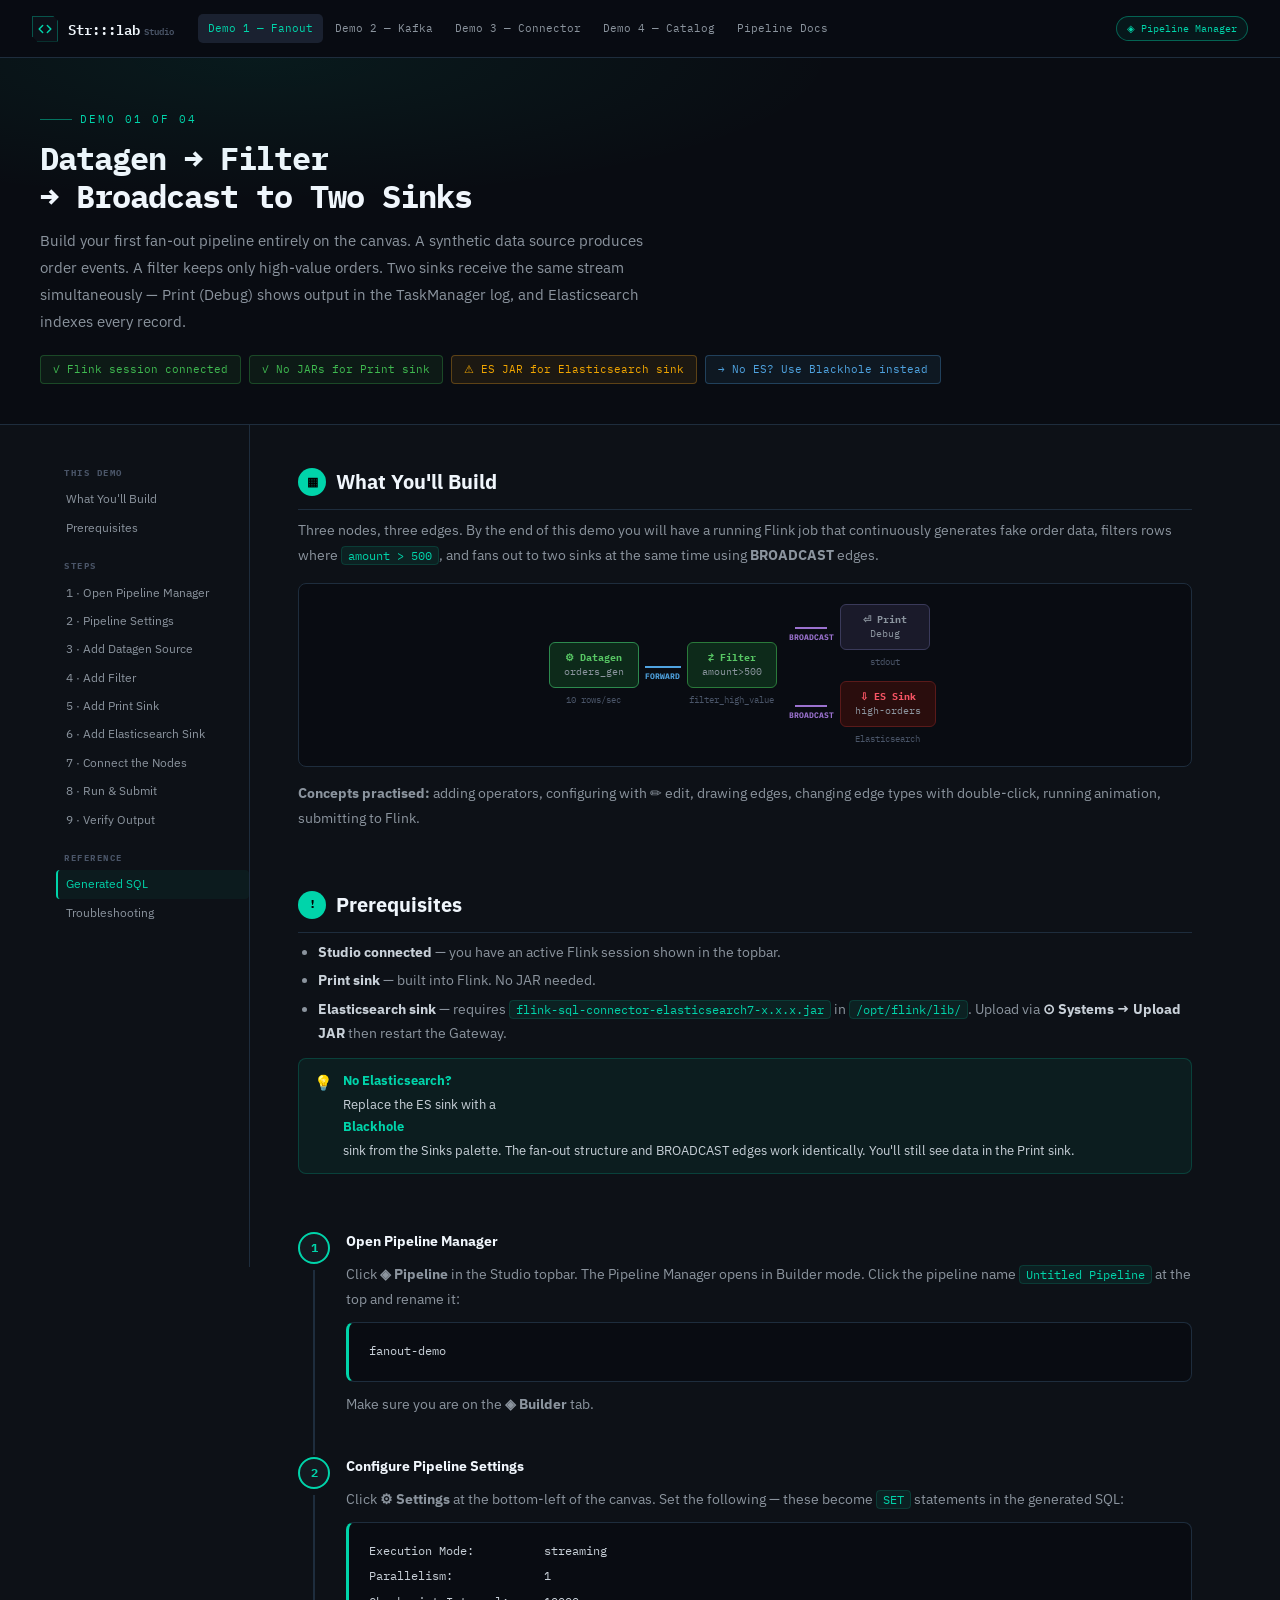
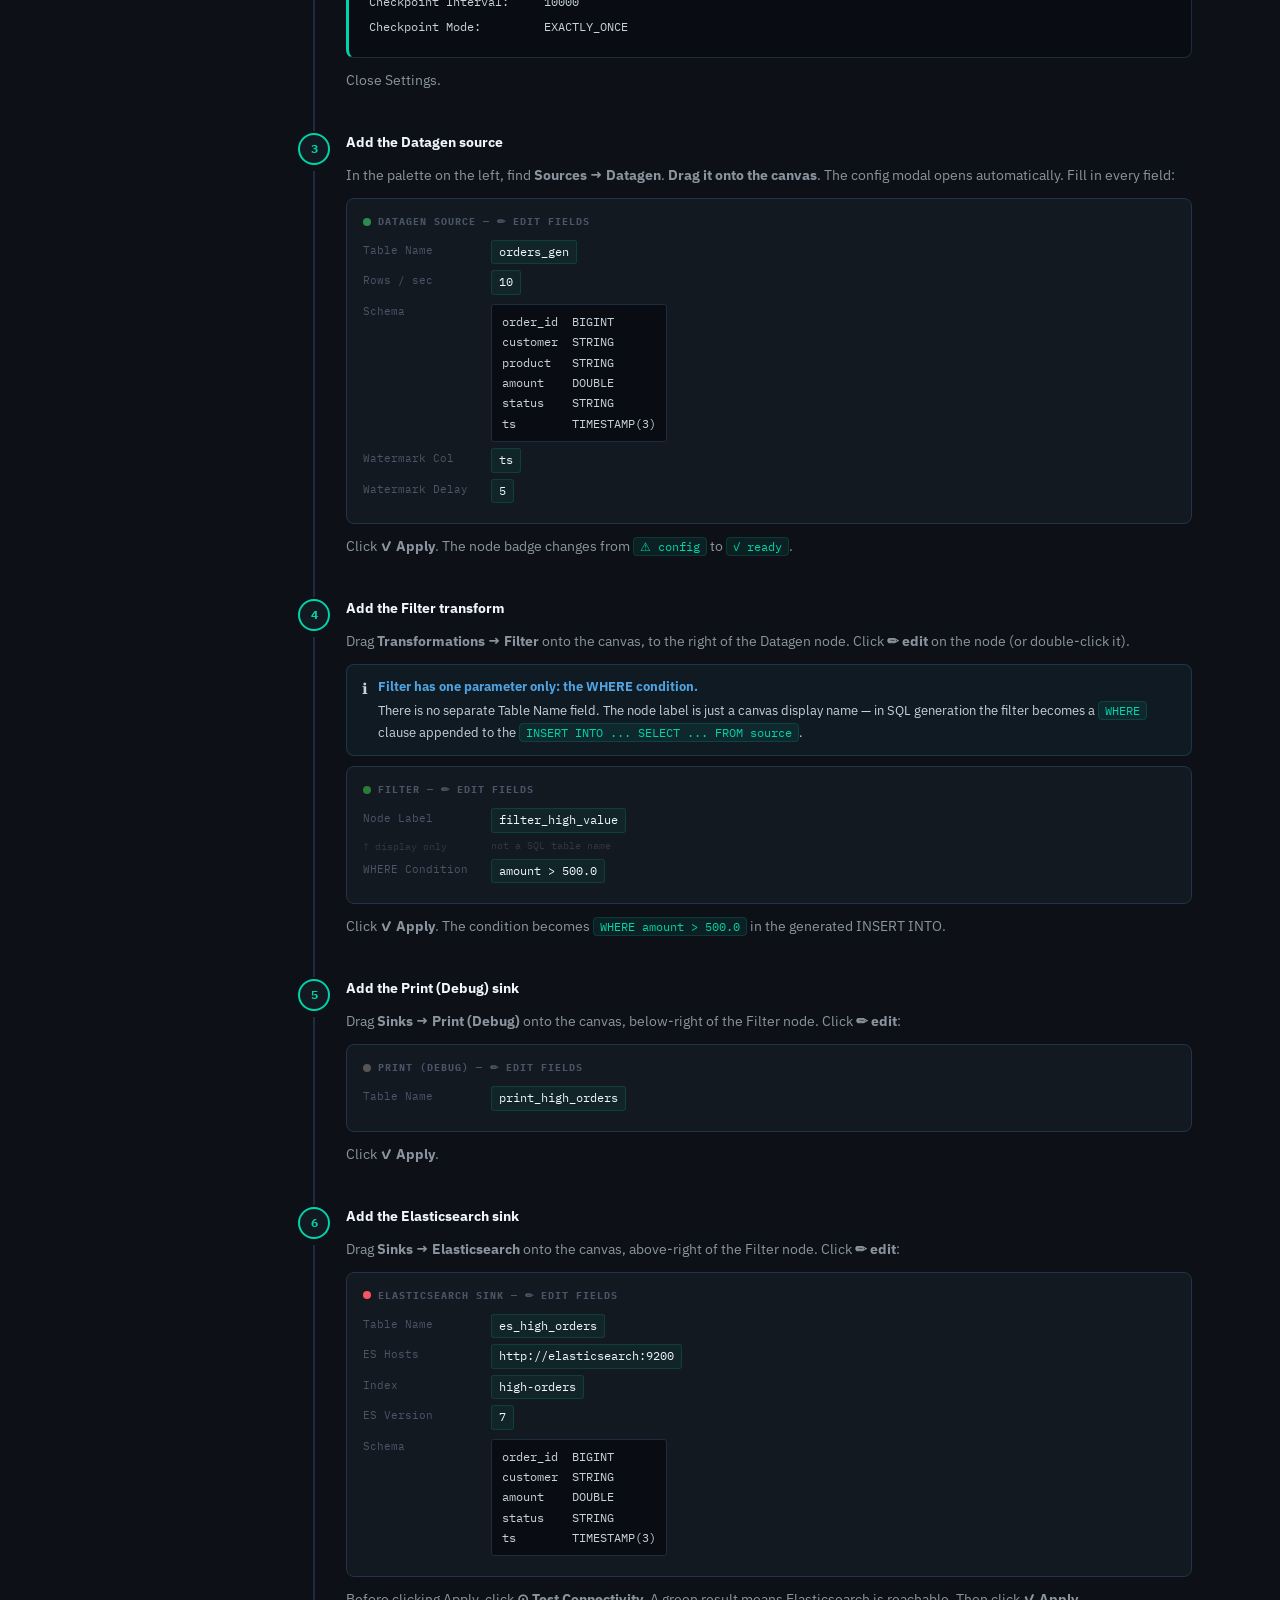
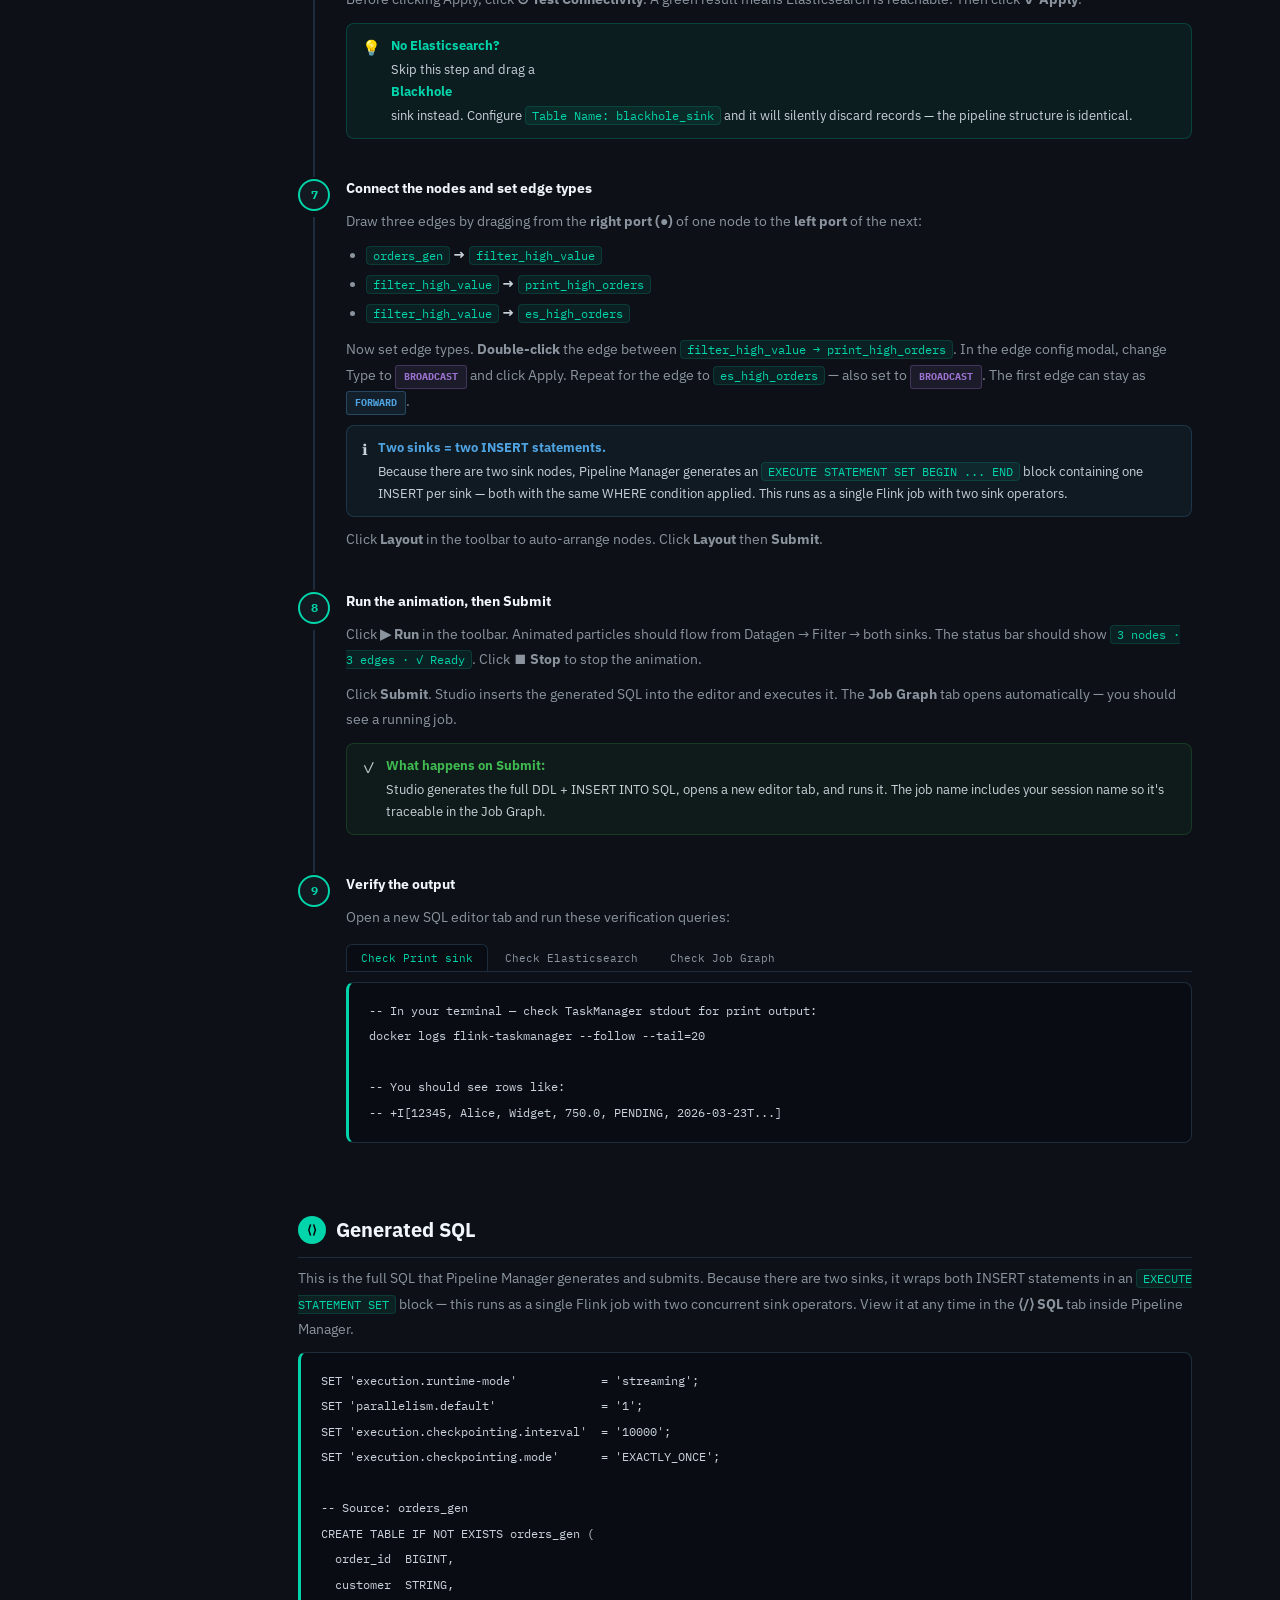
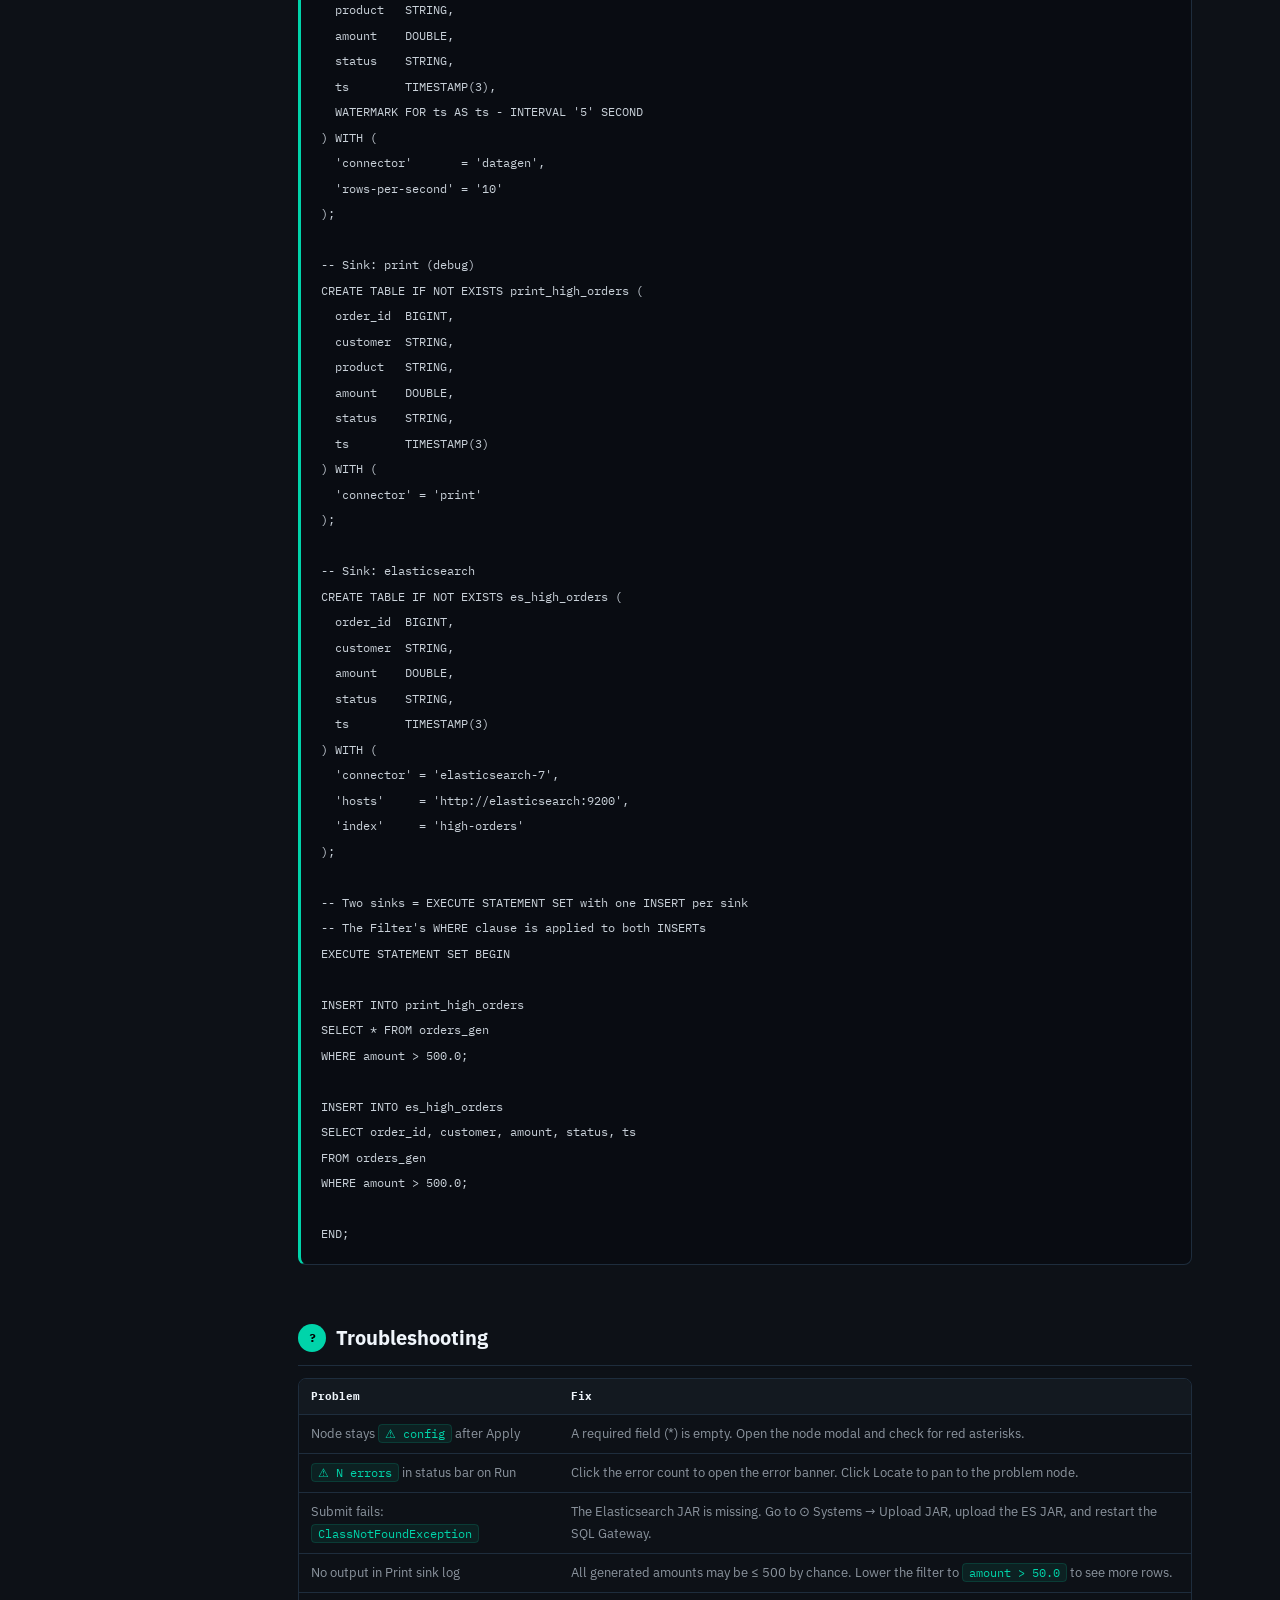
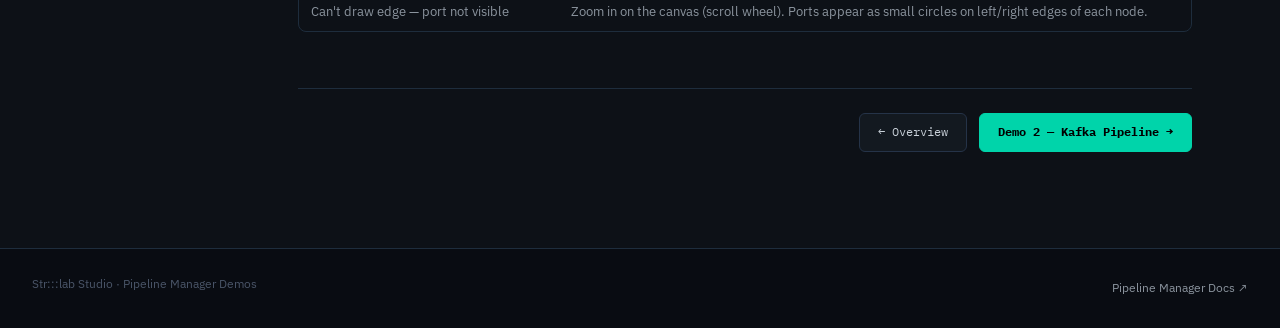
<file: examples/demo-01-fanout.html>
<!DOCTYPE html>
<html lang="en">
<head>
  <meta charset="UTF-8">
  <meta name="viewport" content="width=device-width, initial-scale=1.0">
  <title>Demo 1 — Datagen → Filter → Two Sinks · Str:::lab Studio</title>
  <link rel="icon" type="image/svg+xml" href="data:image/svg+xml,%3Csvg xmlns='http://www.w3.org/2000/svg' viewBox='0 0 32 32'%3E%3Crect width='32' height='32' rx='6' fill='%23090c12'/%3E%3Cpolyline points='20 24 28 16 20 8' fill='none' stroke='%2300d4aa' stroke-width='3' stroke-linecap='round' stroke-linejoin='round'/%3E%3Cpolyline points='12 8 4 16 12 24' fill='none' stroke='%2300d4aa' stroke-width='3' stroke-linecap='round' stroke-linejoin='round'/%3E%3C/svg%3E">
  <link rel="preconnect" href="https://fonts.googleapis.com">
  <link href="https://fonts.googleapis.com/css2?family=IBM+Plex+Mono:wght@400;500;600&family=IBM+Plex+Sans:wght@300;400;500;600;700&display=swap" rel="stylesheet">
  <style>
    :root{--bg0:#090c12;--bg1:#0d1117;--bg2:#131920;--bg3:#1a2130;--border:#1e2d3d;--border2:#253348;--accent:#00d4aa;--blue:#4fa3e0;--purple:#9b72cf;--orange:#f0a500;--red:#e05c5c;--green:#3fb950;--yellow:#f0a500;--text0:#f0f6fc;--text1:#c9d1d9;--text2:#8b949e;--text3:#4a5568;--mono:'IBM Plex Mono',monospace;--sans:'IBM Plex Sans',sans-serif;--radius:8px;--nav-h:58px;}
    *{box-sizing:border-box;margin:0;padding:0}html{scroll-behavior:smooth}body{font-family:var(--sans);background:var(--bg1);color:var(--text1);line-height:1.7;font-size:15px}a{color:var(--accent);text-decoration:none}a:hover{text-decoration:underline}::-webkit-scrollbar{width:6px}::-webkit-scrollbar-track{background:var(--bg1)}::-webkit-scrollbar-thumb{background:var(--border2);border-radius:3px}
    .nav{position:sticky;top:0;z-index:100;height:var(--nav-h);background:rgba(9,12,18,0.95);backdrop-filter:blur(12px);border-bottom:1px solid var(--border);display:flex;align-items:center;padding:0 32px;gap:0}
    .nav-logo{display:flex;align-items:center;gap:10px;margin-right:24px;text-decoration:none;flex-shrink:0}.logo-mark{width:26px;height:26px;background:#0c1018;border:1px solid rgba(0,212,170,0.35);clip-path:polygon(0 0,80% 0,100% 20%,100% 100%,20% 100%,0 80%);display:flex;align-items:center;justify-content:center}.logo-text{font-family:var(--mono);font-size:14px;font-weight:600;color:var(--text0)}.logo-ver{font-size:9px;color:var(--text3);margin-left:4px}
    .nav-demos{display:flex;align-items:center;gap:2px;flex:1;overflow-x:auto}.nav-demos a{font-size:11px;color:var(--text2);padding:5px 10px;border-radius:5px;white-space:nowrap;font-family:var(--mono)}.nav-demos a:hover,.nav-demos a.active{color:var(--text0);background:var(--bg3);text-decoration:none}.nav-demos a.active{color:var(--accent)}
    .demo-pill{font-family:var(--mono);font-size:10px;padding:3px 10px;border-radius:20px;border:1px solid rgba(0,212,170,0.4);color:var(--accent);background:rgba(0,212,170,0.06);margin-left:auto;flex-shrink:0}
    .hero{background:var(--bg0);padding:52px 40px 40px;border-bottom:1px solid var(--border);position:relative;overflow:hidden}
    .hero::before{content:'';position:absolute;inset:0;background:radial-gradient(ellipse 70% 60% at 20% 0%,rgba(0,212,170,0.07),transparent 65%);pointer-events:none}
    .demo-number{font-family:var(--mono);font-size:11px;color:var(--accent);letter-spacing:2px;text-transform:uppercase;margin-bottom:10px;display:flex;align-items:center;gap:8px}
    .demo-number::before{content:'';width:32px;height:1px;background:var(--accent);opacity:0.5}
    .hero-title{font-family:var(--mono);font-size:32px;font-weight:700;color:var(--text0);letter-spacing:-1px;line-height:1.2;margin-bottom:12px}
    .hero-sub{font-size:15px;color:var(--text2);max-width:620px;line-height:1.8;margin-bottom:20px}
    .prereq-strip{display:flex;gap:8px;flex-wrap:wrap;margin-bottom:0}
    .prereq{display:inline-flex;align-items:center;gap:5px;padding:4px 12px;border-radius:4px;font-size:11px;font-family:var(--mono)}
    .prereq.ok{background:rgba(63,185,80,0.08);border:1px solid rgba(63,185,80,0.3);color:var(--green)}
    .prereq.need{background:rgba(245,166,35,0.08);border:1px solid rgba(245,166,35,0.3);color:var(--yellow)}
    .prereq.opt{background:rgba(79,163,224,0.08);border:1px solid rgba(79,163,224,0.3);color:var(--blue)}
    .page{display:flex;max-width:1200px;margin:0 auto}
    .toc{width:210px;flex-shrink:0;position:sticky;top:var(--nav-h);height:calc(100vh - var(--nav-h));overflow-y:auto;padding:24px 0 24px 16px;border-right:1px solid var(--border)}
    .toc-label{font-size:9px;font-family:var(--mono);font-weight:700;color:var(--text3);letter-spacing:1.5px;text-transform:uppercase;padding:0 8px;margin-bottom:5px;display:block;margin-top:16px}
    .toc a{display:block;font-size:12px;color:var(--text2);padding:4px 8px;border-radius:4px;border-left:2px solid transparent;transition:all .12s}.toc a:hover{color:var(--text0);text-decoration:none}.toc a.active{color:var(--accent);border-left-color:var(--accent);background:rgba(0,212,170,0.05)}
    .content{flex:1;min-width:0;padding:40px 48px 96px}
    .section{margin-bottom:56px}
    h2{font-size:20px;font-weight:700;color:var(--text0);margin-bottom:8px;padding-bottom:10px;border-bottom:1px solid var(--border);display:flex;align-items:center;gap:10px}
    .sn{width:28px;height:28px;border-radius:50%;background:var(--accent);display:flex;align-items:center;justify-content:center;font-family:var(--mono);font-size:12px;font-weight:700;color:#000;flex-shrink:0}
    h3{font-size:15px;font-weight:600;color:var(--text0);margin:22px 0 8px}
    p{color:var(--text2);margin-bottom:10px;font-size:14px;line-height:1.8}
    ul{margin:6px 0 12px 20px}li{font-size:14px;color:var(--text2);margin-bottom:5px;line-height:1.7}li strong{color:var(--text1)}
    code{font-family:var(--mono);font-size:12px;color:var(--accent);background:rgba(0,212,170,0.08);border:1px solid rgba(0,212,170,0.15);padding:1px 6px;border-radius:4px}
    pre{background:var(--bg0);border:1px solid var(--border);border-left:3px solid var(--accent);border-radius:var(--radius);padding:16px 20px;overflow-x:auto;margin:10px 0}pre code{background:none;border:none;padding:0;font-size:12px;color:var(--text1);line-height:1.7}
    .callout{border-radius:var(--radius);padding:11px 15px;margin:10px 0;font-size:13px;line-height:1.7;display:flex;gap:10px}
    .callout-icon{font-size:15px;flex-shrink:0}.callout-body{flex:1}.callout-body strong{display:block;margin-bottom:2px}
    .callout.tip{background:rgba(0,212,170,0.06);border:1px solid rgba(0,212,170,0.2)}.callout.tip strong{color:var(--accent)}
    .callout.warn{background:rgba(245,166,35,0.06);border:1px solid rgba(245,166,35,0.2)}.callout.warn strong{color:var(--yellow)}
    .callout.info{background:rgba(79,163,224,0.06);border:1px solid rgba(79,163,224,0.2)}.callout.info strong{color:var(--blue)}
    .callout.ok{background:rgba(63,185,80,0.06);border:1px solid rgba(63,185,80,0.2)}.callout.ok strong{color:var(--green)}
    .steps{margin:16px 0}
    .step{display:flex;gap:16px;margin-bottom:0;position:relative}
    .step+.step{margin-top:28px}
    .step::before{content:'';position:absolute;left:15px;top:40px;width:2px;bottom:-28px;background:var(--border);z-index:0}
    .step:last-child::before{display:none}
    .step-num{width:32px;height:32px;border-radius:50%;background:var(--bg2);border:2px solid var(--accent);display:flex;align-items:center;justify-content:center;font-family:var(--mono);font-size:12px;font-weight:700;color:var(--accent);flex-shrink:0;z-index:1;margin-top:2px}
    .step-body{flex:1;min-width:0}
    .step-body h4{font-size:14px;font-weight:700;color:var(--text0);margin:0 0 8px}
    .node-config{background:var(--bg2);border:1px solid var(--border2);border-radius:var(--radius);padding:14px 16px;margin:10px 0}
    .node-config-title{font-size:10px;font-family:var(--mono);font-weight:700;color:var(--text3);text-transform:uppercase;letter-spacing:1px;margin-bottom:10px;display:flex;align-items:center;gap:7px}
    .node-config-title span{width:8px;height:8px;border-radius:50%;display:inline-block;flex-shrink:0}
    .field-row{display:flex;margin-bottom:6px;gap:8px;font-size:13px}
    .field-key{color:var(--text3);font-family:var(--mono);font-size:11px;min-width:120px;flex-shrink:0;padding-top:1px}
    .field-val{color:var(--text0);font-family:var(--mono);font-size:12px;background:rgba(0,212,170,0.06);border:1px solid rgba(0,212,170,0.15);padding:1px 7px;border-radius:3px}
    .field-val.schema{display:block;white-space:pre;background:var(--bg0);border-color:var(--border);color:var(--text1);padding:7px 10px;margin-top:3px;line-height:1.7}
    .edge-tag{display:inline-flex;align-items:center;gap:4px;padding:2px 8px;border-radius:3px;font-size:10px;font-family:var(--mono);font-weight:700}
    .edge-forward{background:rgba(79,163,224,0.1);border:1px solid rgba(79,163,224,0.3);color:#4fa3e0}
    .edge-broadcast{background:rgba(155,114,207,0.1);border:1px solid rgba(155,114,207,0.3);color:#9b72cf}
    .edge-hash{background:rgba(63,185,80,0.1);border:1px solid rgba(63,185,80,0.3);color:var(--green)}
    .pipeline-diagram{background:var(--bg0);border:1px solid var(--border);border-radius:var(--radius);padding:20px;margin:14px 0;display:flex;align-items:center;justify-content:center;gap:0;overflow-x:auto;flex-wrap:nowrap}
    .pd-node{display:flex;flex-direction:column;align-items:center;gap:4px;flex-shrink:0}
    .pd-box{padding:8px 14px;border-radius:6px;font-family:var(--mono);font-size:10px;font-weight:700;text-align:center;line-height:1.4;min-width:90px}
    .pd-label{font-size:9px;color:var(--text3);font-family:var(--mono);text-align:center}
    .pd-arrow{display:flex;flex-direction:column;align-items:center;gap:2px;flex-shrink:0;padding:0 6px}
    .pd-line{height:2px;width:36px}
    .pd-edge-label{font-size:8px;font-family:var(--mono);font-weight:700}
    .pd-fork{display:flex;flex-direction:column;gap:12px;padding:0 6px;flex-shrink:0}
    .pd-fork-row{display:flex;align-items:center;gap:0}
    .tab-group{margin:14px 0}.tab-nav{display:flex;gap:2px;border-bottom:1px solid var(--border);margin-bottom:-1px}
    .tab-btn{font-family:var(--mono);font-size:11px;padding:6px 14px;border-radius:6px 6px 0 0;border:1px solid transparent;border-bottom:none;background:transparent;color:var(--text2);cursor:pointer}
    .tab-btn.active{background:var(--bg0);border-color:var(--border);color:var(--accent);border-bottom-color:var(--bg0)}.tab-pane{display:none;padding-top:1px}.tab-pane.active{display:block}
    .checkpoint-box{background:rgba(245,166,35,0.06);border:1px solid rgba(245,166,35,0.2);border-radius:var(--radius);padding:12px 14px;margin:10px 0}
    .checkpoint-title{font-size:10px;font-family:var(--mono);font-weight:700;color:var(--yellow);text-transform:uppercase;letter-spacing:1px;margin-bottom:8px}
    footer{border-top:1px solid var(--border);background:var(--bg0);padding:24px 32px;display:flex;align-items:center;justify-content:space-between}footer p{font-size:12px;color:var(--text3)}footer a{color:var(--text2);font-size:12px}
    .demo-nav-bottom{display:flex;gap:12px;justify-content:flex-end;margin-top:40px;padding-top:24px;border-top:1px solid var(--border)}
    .demo-nav-btn{font-family:var(--mono);font-size:12px;padding:8px 18px;border-radius:6px;border:1px solid var(--border2);background:var(--bg2);color:var(--text1);text-decoration:none;display:inline-flex;align-items:center;gap:6px}
    .demo-nav-btn.next{background:var(--accent);color:#000;border-color:var(--accent);font-weight:700}
    @media(max-width:900px){.toc{display:none}.content{padding:24px 16px 64px}.hero-title{font-size:24px}.pipeline-diagram{justify-content:flex-start}}
  </style>
</head>
<body>

<nav class="nav">
  <a href="index.html" class="nav-logo">
    <div class="logo-mark"><svg width="14" height="14" viewBox="0 0 24 24" fill="none" stroke="#00d4aa" stroke-width="2.5" stroke-linecap="round" stroke-linejoin="round"><polyline points="16 18 22 12 16 6"/><polyline points="8 6 2 12 8 18"/></svg></div>
    <span class="logo-text">Str:::lab<span class="logo-ver">Studio</span></span>
  </a>
  <div class="nav-demos">
    <a href="demo-01-fanout.html" class="active">Demo 1 — Fanout</a>
    <a href="demo-02-kafka.html">Demo 2 — Kafka</a>
    <a href="demo-03-connector.html">Demo 3 — Connector</a>
    <a href="demo-04-catalog.html">Demo 4 — Catalog</a>
    <a href="docs-pipeline.html">Pipeline Docs</a>
  </div>
  <span class="demo-pill">◈ Pipeline Manager</span>
</nav>

<div class="hero">
  <div class="demo-number">Demo 01 of 04</div>
  <h1 class="hero-title">Datagen → Filter<br>→ Broadcast to Two Sinks</h1>
  <p class="hero-sub">Build your first fan-out pipeline entirely on the canvas. A synthetic data source produces order events. A filter keeps only high-value orders. Two sinks receive the same stream simultaneously — Print (Debug) shows output in the TaskManager log, and Elasticsearch indexes every record.</p>
  <div class="prereq-strip">
    <span class="prereq ok">✓ Flink session connected</span>
    <span class="prereq ok">✓ No JARs for Print sink</span>
    <span class="prereq need">⚠ ES JAR for Elasticsearch sink</span>
    <span class="prereq opt">→ No ES? Use Blackhole instead</span>
  </div>
</div>

<div class="page">
  <aside class="toc">
    <span class="toc-label">This Demo</span>
    <a href="#overview">What You'll Build</a>
    <a href="#prereqs">Prerequisites</a>
    <span class="toc-label">Steps</span>
    <a href="#step-open">1 · Open Pipeline Manager</a>
    <a href="#step-settings">2 · Pipeline Settings</a>
    <a href="#step-datagen">3 · Add Datagen Source</a>
    <a href="#step-filter">4 · Add Filter</a>
    <a href="#step-print">5 · Add Print Sink</a>
    <a href="#step-es">6 · Add Elasticsearch Sink</a>
    <a href="#step-connect">7 · Connect the Nodes</a>
    <a href="#step-run">8 · Run &amp; Submit</a>
    <a href="#step-verify">9 · Verify Output</a>
    <span class="toc-label">Reference</span>
    <a href="#generated-sql">Generated SQL</a>
    <a href="#troubleshoot">Troubleshooting</a>
  </aside>

  <main class="content">

    <section class="section" id="overview">
      <h2><span class="sn">▦</span> What You'll Build</h2>
      <p>Three nodes, three edges. By the end of this demo you will have a running Flink job that continuously generates fake order data, filters rows where <code>amount &gt; 500</code>, and fans out to two sinks at the same time using <strong>BROADCAST</strong> edges.</p>

      <div class="pipeline-diagram">
        <div class="pd-node">
          <div class="pd-box" style="background:#0d2a1a;border:1px solid #2d8a4e;color:#57c764;">⚙ Datagen<br><span style="font-weight:400;color:#8b949e">orders_gen</span></div>
          <div class="pd-label">10 rows/sec</div>
        </div>
        <div class="pd-arrow">
          <div class="pd-line" style="background:#4fa3e0;"></div>
          <div class="pd-edge-label" style="color:#4fa3e0">FORWARD</div>
        </div>
        <div class="pd-node">
          <div class="pd-box" style="background:#0d2a1a;border:1px solid #2a7a3a;color:#57c764;">⇄ Filter<br><span style="font-weight:400;color:#8b949e">amount&gt;500</span></div>
          <div class="pd-label">filter_high_value</div>
        </div>
        <div class="pd-fork">
          <div class="pd-fork-row">
            <div class="pd-arrow"><div class="pd-line" style="background:#9b72cf;width:32px"></div><div class="pd-edge-label" style="color:#9b72cf">BROADCAST</div></div>
            <div class="pd-node">
              <div class="pd-box" style="background:#1a1a2a;border:1px solid #3a3a5a;color:#8b949e;">⏎ Print<br><span style="font-weight:400">Debug</span></div>
              <div class="pd-label">stdout</div>
            </div>
          </div>
          <div class="pd-fork-row">
            <div class="pd-arrow"><div class="pd-line" style="background:#9b72cf;width:32px"></div><div class="pd-edge-label" style="color:#9b72cf">BROADCAST</div></div>
            <div class="pd-node">
              <div class="pd-box" style="background:#2a0d0d;border:1px solid #5a1a1a;color:#f75464;">⇩ ES Sink<br><span style="font-weight:400;color:#8b949e">high-orders</span></div>
              <div class="pd-label">Elasticsearch</div>
            </div>
          </div>
        </div>
      </div>

      <p><strong>Concepts practised:</strong> adding operators, configuring with ✏ edit, drawing edges, changing edge types with double-click, running animation, submitting to Flink.</p>
    </section>

    <section class="section" id="prereqs">
      <h2><span class="sn">!</span> Prerequisites</h2>
      <ul>
        <li><strong>Studio connected</strong> — you have an active Flink session shown in the topbar.</li>
        <li><strong>Print sink</strong> — built into Flink. No JAR needed.</li>
        <li><strong>Elasticsearch sink</strong> — requires <code>flink-sql-connector-elasticsearch7-x.x.x.jar</code> in <code>/opt/flink/lib/</code>. Upload via <strong>⊙ Systems → Upload JAR</strong> then restart the Gateway.</li>
      </ul>
      <div class="callout tip">
        <span class="callout-icon">💡</span>
        <div class="callout-body"><strong>No Elasticsearch?</strong> Replace the ES sink with a <strong>Blackhole</strong> sink from the Sinks palette. The fan-out structure and BROADCAST edges work identically. You'll still see data in the Print sink.</div>
      </div>
    </section>

    <section class="section" id="step-open">
      <div class="steps">
        <div class="step" id="step-open">
          <div class="step-num">1</div>
          <div class="step-body">
            <h4>Open Pipeline Manager</h4>
            <p>Click <strong>◈ Pipeline</strong> in the Studio topbar. The Pipeline Manager opens in Builder mode. Click the pipeline name <code>Untitled Pipeline</code> at the top and rename it:</p>
            <pre><code>fanout-demo</code></pre>
            <p>Make sure you are on the <strong>◈ Builder</strong> tab.</p>
          </div>
        </div>

        <div class="step" id="step-settings">
          <div class="step-num">2</div>
          <div class="step-body">
            <h4>Configure Pipeline Settings</h4>
            <p>Click <strong>⚙ Settings</strong> at the bottom-left of the canvas. Set the following — these become <code>SET</code> statements in the generated SQL:</p>
            <pre><code>Execution Mode:          streaming
Parallelism:             1
Checkpoint Interval:     10000
Checkpoint Mode:         EXACTLY_ONCE</code></pre>
            <p>Close Settings.</p>
          </div>
        </div>

        <div class="step" id="step-datagen">
          <div class="step-num">3</div>
          <div class="step-body">
            <h4>Add the Datagen source</h4>
            <p>In the palette on the left, find <strong>Sources → Datagen</strong>. <strong>Drag it onto the canvas</strong>. The config modal opens automatically. Fill in every field:</p>
            <div class="node-config">
              <div class="node-config-title"><span style="background:#2d8a4e"></span>Datagen Source — ✏ edit fields</div>
              <div class="field-row"><span class="field-key">Table Name</span><span class="field-val">orders_gen</span></div>
              <div class="field-row"><span class="field-key">Rows / sec</span><span class="field-val">10</span></div>
              <div class="field-row"><span class="field-key">Schema</span><span class="field-val schema">order_id  BIGINT
customer  STRING
product   STRING
amount    DOUBLE
status    STRING
ts        TIMESTAMP(3)</span></div>
              <div class="field-row"><span class="field-key">Watermark Col</span><span class="field-val">ts</span></div>
              <div class="field-row"><span class="field-key">Watermark Delay</span><span class="field-val">5</span></div>
            </div>
            <p>Click <strong>✓ Apply</strong>. The node badge changes from <code>⚠ config</code> to <code>✓ ready</code>.</p>
          </div>
        </div>

        <div class="step" id="step-filter">
          <div class="step-num">4</div>
          <div class="step-body">
            <h4>Add the Filter transform</h4>
            <p>Drag <strong>Transformations → Filter</strong> onto the canvas, to the right of the Datagen node. Click <strong>✏ edit</strong> on the node (or double-click it).</p>
            <div class="callout info">
              <span class="callout-icon">ℹ</span>
              <div class="callout-body"><strong>Filter has one parameter only: the WHERE condition.</strong> There is no separate Table Name field. The node label is just a canvas display name — in SQL generation the filter becomes a <code>WHERE</code> clause appended to the <code>INSERT INTO ... SELECT ... FROM source</code>.</div>
            </div>
            <div class="node-config">
              <div class="node-config-title"><span style="background:#2a7a3a"></span>Filter — ✏ edit fields</div>
              <div class="field-row"><span class="field-key">Node Label</span><span class="field-val">filter_high_value</span></div>
              <div class="field-row" style="opacity:0.5;font-size:11px;margin-top:-2px;margin-bottom:4px"><span class="field-key" style="font-size:10px">↑ display only</span><span style="color:var(--text3);font-size:10px;font-family:var(--mono)">not a SQL table name</span></div>
              <div class="field-row"><span class="field-key">WHERE Condition</span><span class="field-val">amount &gt; 500.0</span></div>
            </div>
            <p>Click <strong>✓ Apply</strong>. The condition becomes <code>WHERE amount &gt; 500.0</code> in the generated INSERT INTO.</p>
          </div>
        </div>

        <div class="step" id="step-print">
          <div class="step-num">5</div>
          <div class="step-body">
            <h4>Add the Print (Debug) sink</h4>
            <p>Drag <strong>Sinks → Print (Debug)</strong> onto the canvas, below-right of the Filter node. Click <strong>✏ edit</strong>:</p>
            <div class="node-config">
              <div class="node-config-title"><span style="background:#555"></span>Print (Debug) — ✏ edit fields</div>
              <div class="field-row"><span class="field-key">Table Name</span><span class="field-val">print_high_orders</span></div>
            </div>
            <p>Click <strong>✓ Apply</strong>.</p>
          </div>
        </div>

        <div class="step" id="step-es">
          <div class="step-num">6</div>
          <div class="step-body">
            <h4>Add the Elasticsearch sink</h4>
            <p>Drag <strong>Sinks → Elasticsearch</strong> onto the canvas, above-right of the Filter node. Click <strong>✏ edit</strong>:</p>
            <div class="node-config">
              <div class="node-config-title"><span style="background:#f75464"></span>Elasticsearch Sink — ✏ edit fields</div>
              <div class="field-row"><span class="field-key">Table Name</span><span class="field-val">es_high_orders</span></div>
              <div class="field-row"><span class="field-key">ES Hosts</span><span class="field-val">http://elasticsearch:9200</span></div>
              <div class="field-row"><span class="field-key">Index</span><span class="field-val">high-orders</span></div>
              <div class="field-row"><span class="field-key">ES Version</span><span class="field-val">7</span></div>
              <div class="field-row"><span class="field-key">Schema</span><span class="field-val schema">order_id  BIGINT
customer  STRING
amount    DOUBLE
status    STRING
ts        TIMESTAMP(3)</span></div>
            </div>
            <p>Before clicking Apply, click <strong>⊙ Test Connectivity</strong>. A green result means Elasticsearch is reachable. Then click <strong>✓ Apply</strong>.</p>
            <div class="callout tip">
              <span class="callout-icon">💡</span>
              <div class="callout-body"><strong>No Elasticsearch?</strong> Skip this step and drag a <strong>Blackhole</strong> sink instead. Configure <code>Table Name: blackhole_sink</code> and it will silently discard records — the pipeline structure is identical.</div>
            </div>
          </div>
        </div>

        <div class="step" id="step-connect">
          <div class="step-num">7</div>
          <div class="step-body">
            <h4>Connect the nodes and set edge types</h4>
            <p>Draw three edges by dragging from the <strong>right port (●)</strong> of one node to the <strong>left port</strong> of the next:</p>
            <ul>
              <li><code>orders_gen</code> <strong>→</strong> <code>filter_high_value</code></li>
              <li><code>filter_high_value</code> <strong>→</strong> <code>print_high_orders</code></li>
              <li><code>filter_high_value</code> <strong>→</strong> <code>es_high_orders</code></li>
            </ul>
            <p>Now set edge types. <strong>Double-click</strong> the edge between <code>filter_high_value → print_high_orders</code>. In the edge config modal, change Type to <span class="edge-tag edge-broadcast">BROADCAST</span> and click Apply. Repeat for the edge to <code>es_high_orders</code> — also set to <span class="edge-tag edge-broadcast">BROADCAST</span>. The first edge can stay as <span class="edge-tag edge-forward">FORWARD</span>.</p>
            <div class="callout info">
              <span class="callout-icon">ℹ</span>
              <div class="callout-body"><strong>Two sinks = two INSERT statements.</strong> Because there are two sink nodes, Pipeline Manager generates an <code>EXECUTE STATEMENT SET BEGIN ... END</code> block containing one INSERT per sink — both with the same WHERE condition applied. This runs as a single Flink job with two sink operators.</div>
            </div>
            <p>Click <strong>Layout</strong> in the toolbar to auto-arrange nodes. Click <strong>Layout</strong> then <strong>Submit</strong>.</p>
          </div>
        </div>

        <div class="step" id="step-run">
          <div class="step-num">8</div>
          <div class="step-body">
            <h4>Run the animation, then Submit</h4>
            <p>Click <strong>▶ Run</strong> in the toolbar. Animated particles should flow from Datagen → Filter → both sinks. The status bar should show <code>3 nodes · 3 edges · ✓ Ready</code>. Click <strong>⏹ Stop</strong> to stop the animation.</p>
            <p>Click <strong>Submit</strong>. Studio inserts the generated SQL into the editor and executes it. The <strong>Job Graph</strong> tab opens automatically — you should see a running job.</p>
            <div class="callout ok">
              <span class="callout-icon">✓</span>
              <div class="callout-body"><strong>What happens on Submit:</strong> Studio generates the full DDL + INSERT INTO SQL, opens a new editor tab, and runs it. The job name includes your session name so it's traceable in the Job Graph.</div>
            </div>
          </div>
        </div>

        <div class="step" id="step-verify">
          <div class="step-num">9</div>
          <div class="step-body">
            <h4>Verify the output</h4>
            <p>Open a new SQL editor tab and run these verification queries:</p>
            <div class="tab-group">
              <div class="tab-nav">
                <button class="tab-btn active" onclick="switchTab(this,'v-print')">Check Print sink</button>
                <button class="tab-btn" onclick="switchTab(this,'v-es')">Check Elasticsearch</button>
                <button class="tab-btn" onclick="switchTab(this,'v-job')">Check Job Graph</button>
              </div>
              <div id="v-print" class="tab-pane active">
          <pre><code>-- In your terminal — check TaskManager stdout for print output:
docker logs flink-taskmanager --follow --tail=20

-- You should see rows like:
-- +I[12345, Alice, Widget, 750.0, PENDING, 2026-03-23T...]</code></pre>
              </div>
              <div id="v-es" class="tab-pane">
          <pre><code>-- Count documents in the index:
curl http://elasticsearch:9200/high-orders/_count

-- Sample the latest records:
curl "http://elasticsearch:9200/high-orders/_search?size=3&sort=ts:desc"

-- Expected: {"count": N, ...} where N grows over time</code></pre>
              </div>
              <div id="v-job" class="tab-pane">
          <pre><code>-- In Studio — click the Job Graph tab
-- You should see 1 running job named:
-- [your-session] fanout-demo

-- Click the job name to see operator graph,
-- throughput metrics, and checkpoint status</code></pre>
              </div>
            </div>
          </div>
        </div>
      </div><!-- end steps -->
    </section>

    <section class="section" id="generated-sql">
      <h2><span class="sn">⟨⟩</span> Generated SQL</h2>
      <p>This is the full SQL that Pipeline Manager generates and submits. Because there are two sinks, it wraps both INSERT statements in an <code>EXECUTE STATEMENT SET</code> block — this runs as a single Flink job with two concurrent sink operators. View it at any time in the <strong>⟨/⟩ SQL</strong> tab inside Pipeline Manager.</p>
      <pre><code>SET 'execution.runtime-mode'            = 'streaming';
SET 'parallelism.default'               = '1';
SET 'execution.checkpointing.interval'  = '10000';
SET 'execution.checkpointing.mode'      = 'EXACTLY_ONCE';

-- Source: orders_gen
CREATE TABLE IF NOT EXISTS orders_gen (
  order_id  BIGINT,
  customer  STRING,
  product   STRING,
  amount    DOUBLE,
  status    STRING,
  ts        TIMESTAMP(3),
  WATERMARK FOR ts AS ts - INTERVAL '5' SECOND
) WITH (
  'connector'       = 'datagen',
  'rows-per-second' = '10'
);

-- Sink: print (debug)
CREATE TABLE IF NOT EXISTS print_high_orders (
  order_id  BIGINT,
  customer  STRING,
  product   STRING,
  amount    DOUBLE,
  status    STRING,
  ts        TIMESTAMP(3)
) WITH (
  'connector' = 'print'
);

-- Sink: elasticsearch
CREATE TABLE IF NOT EXISTS es_high_orders (
  order_id  BIGINT,
  customer  STRING,
  amount    DOUBLE,
  status    STRING,
  ts        TIMESTAMP(3)
) WITH (
  'connector' = 'elasticsearch-7',
  'hosts'     = 'http://elasticsearch:9200',
  'index'     = 'high-orders'
);

-- Two sinks = EXECUTE STATEMENT SET with one INSERT per sink
-- The Filter's WHERE clause is applied to both INSERTs
EXECUTE STATEMENT SET BEGIN

INSERT INTO print_high_orders
SELECT * FROM orders_gen
WHERE amount > 500.0;

INSERT INTO es_high_orders
SELECT order_id, customer, amount, status, ts
FROM orders_gen
WHERE amount > 500.0;

END;</code></pre>
    </section>

    <section class="section" id="troubleshoot">
      <h2><span class="sn">?</span> Troubleshooting</h2>
      <div class="table-wrap" style="overflow-x:auto;margin:12px 0;border-radius:var(--radius);border:1px solid var(--border)">
        <table style="width:100%;border-collapse:collapse;font-size:13px">
          <thead><tr style="background:var(--bg2)"><th style="padding:8px 12px;text-align:left;color:var(--text0);font-family:var(--mono);font-size:11px;border-bottom:1px solid var(--border)">Problem</th><th style="padding:8px 12px;text-align:left;color:var(--text0);font-family:var(--mono);font-size:11px;border-bottom:1px solid var(--border)">Fix</th></tr></thead>
          <tbody>
          <tr><td style="padding:8px 12px;border-bottom:1px solid var(--border);color:var(--text2)">Node stays <code>⚠ config</code> after Apply</td><td style="padding:8px 12px;border-bottom:1px solid var(--border);color:var(--text2)">A required field (*) is empty. Open the node modal and check for red asterisks.</td></tr>
          <tr><td style="padding:8px 12px;border-bottom:1px solid var(--border);color:var(--text2)"><code>⚠ N errors</code> in status bar on Run</td><td style="padding:8px 12px;border-bottom:1px solid var(--border);color:var(--text2)">Click the error count to open the error banner. Click Locate to pan to the problem node.</td></tr>
          <tr><td style="padding:8px 12px;border-bottom:1px solid var(--border);color:var(--text2)">Submit fails: <code>ClassNotFoundException</code></td><td style="padding:8px 12px;border-bottom:1px solid var(--border);color:var(--text2)">The Elasticsearch JAR is missing. Go to ⊙ Systems → Upload JAR, upload the ES JAR, and restart the SQL Gateway.</td></tr>
          <tr><td style="padding:8px 12px;border-bottom:1px solid var(--border);color:var(--text2)">No output in Print sink log</td><td style="padding:8px 12px;border-bottom:1px solid var(--border);color:var(--text2)">All generated amounts may be ≤ 500 by chance. Lower the filter to <code>amount > 50.0</code> to see more rows.</td></tr>
          <tr><td style="padding:8px 12px;color:var(--text2)">Can't draw edge — port not visible</td><td style="padding:8px 12px;color:var(--text2)">Zoom in on the canvas (scroll wheel). Ports appear as small circles on left/right edges of each node.</td></tr>
          </tbody>
        </table>
      </div>
    </section>

    <div class="demo-nav-bottom">
      <a href="index.html" class="demo-nav-btn">← Overview</a>
      <a href="demo-02-kafka.html" class="demo-nav-btn next">Demo 2 — Kafka Pipeline →</a>
    </div>

  </main>
</div>

<footer>
  <p>Str:::lab Studio · Pipeline Manager Demos</p>
  <a href="docs-pipeline.html">Pipeline Manager Docs ↗</a>
</footer>
<script>
  function switchTab(btn,id){const g=btn.closest('.tab-group');g.querySelectorAll('.tab-btn').forEach(b=>b.classList.remove('active'));g.querySelectorAll('.tab-pane').forEach(p=>p.classList.remove('active'));btn.classList.add('active');document.getElementById(id).classList.add('active');}
  const obs=new IntersectionObserver(e=>{e.forEach(en=>{if(en.isIntersecting){document.querySelectorAll('.toc a').forEach(l=>l.classList.remove('active'));const lk=document.querySelector('.toc a[href="#'+en.target.id+'"]');if(lk)lk.classList.add('active');}});},{rootMargin:'-10% 0px -70% 0px'});
  document.querySelectorAll('.section').forEach(s=>obs.observe(s));
</script>
</body>
</html>
</file>
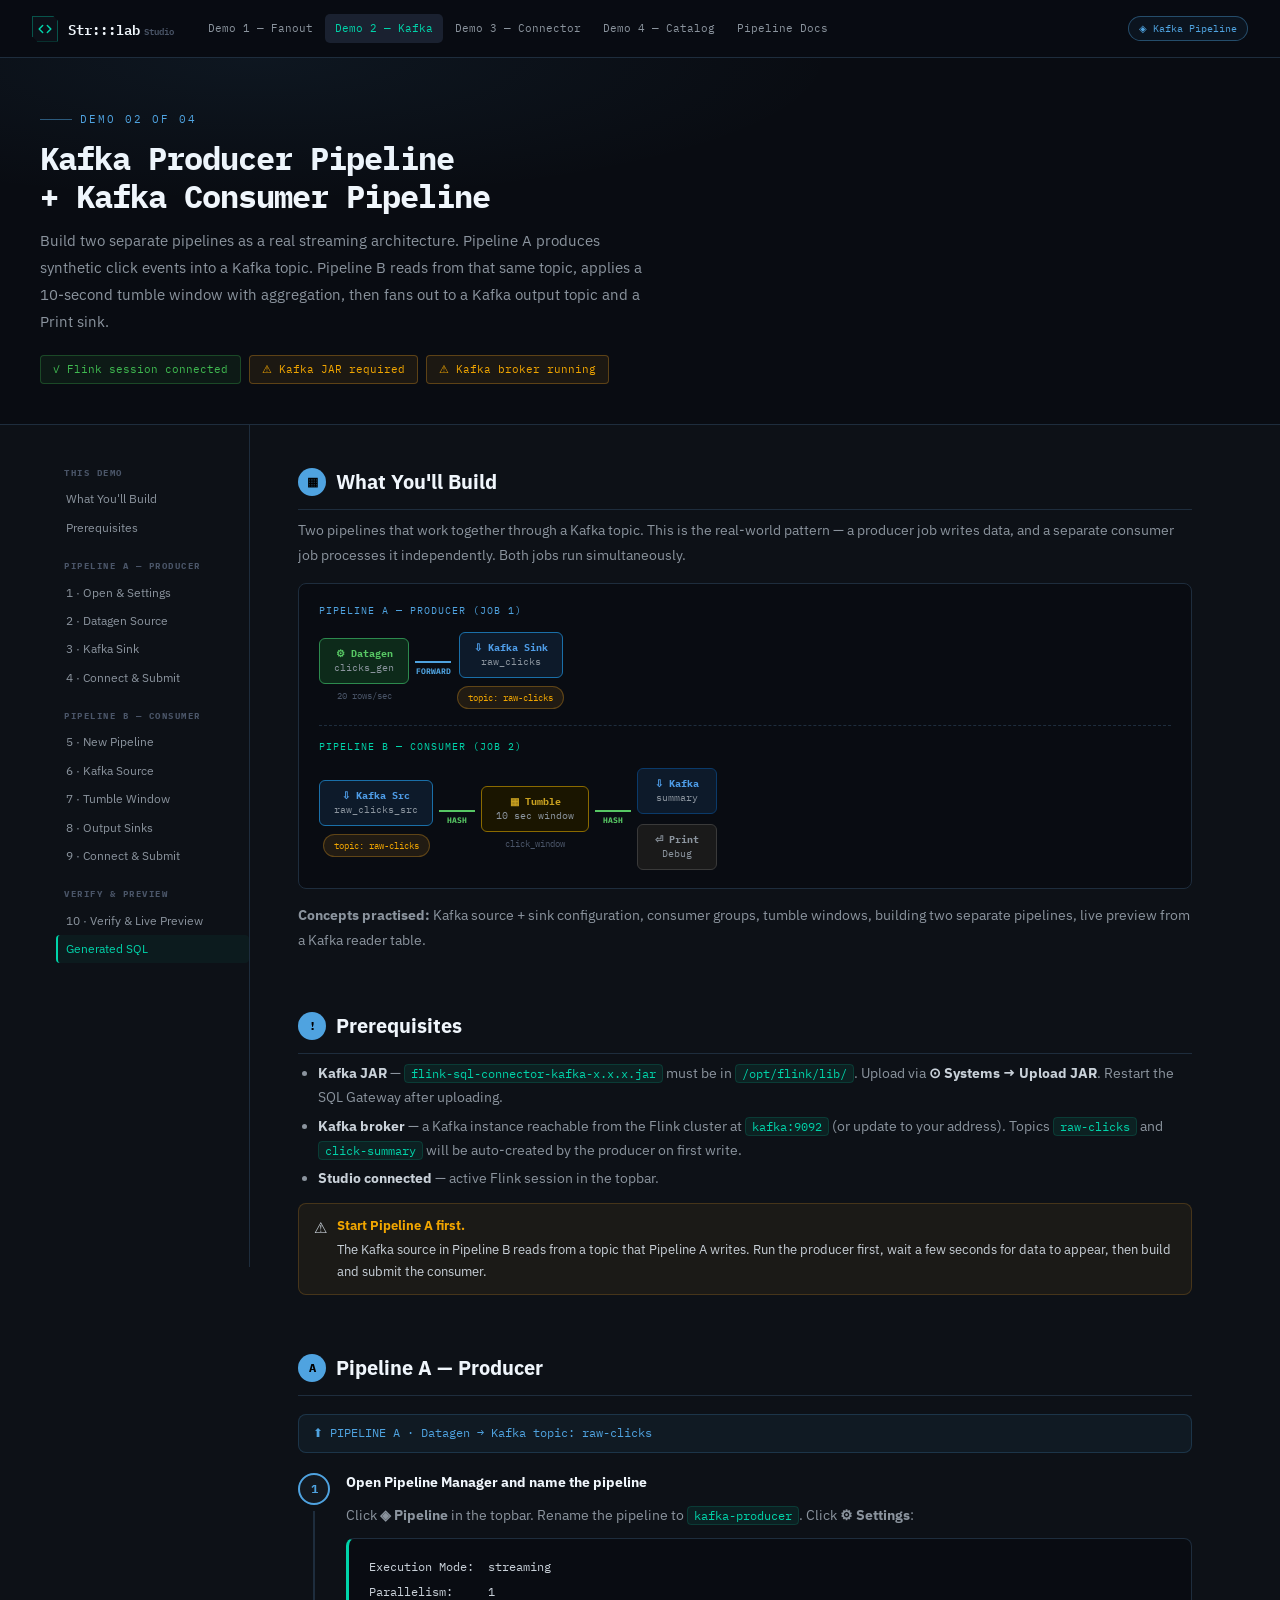
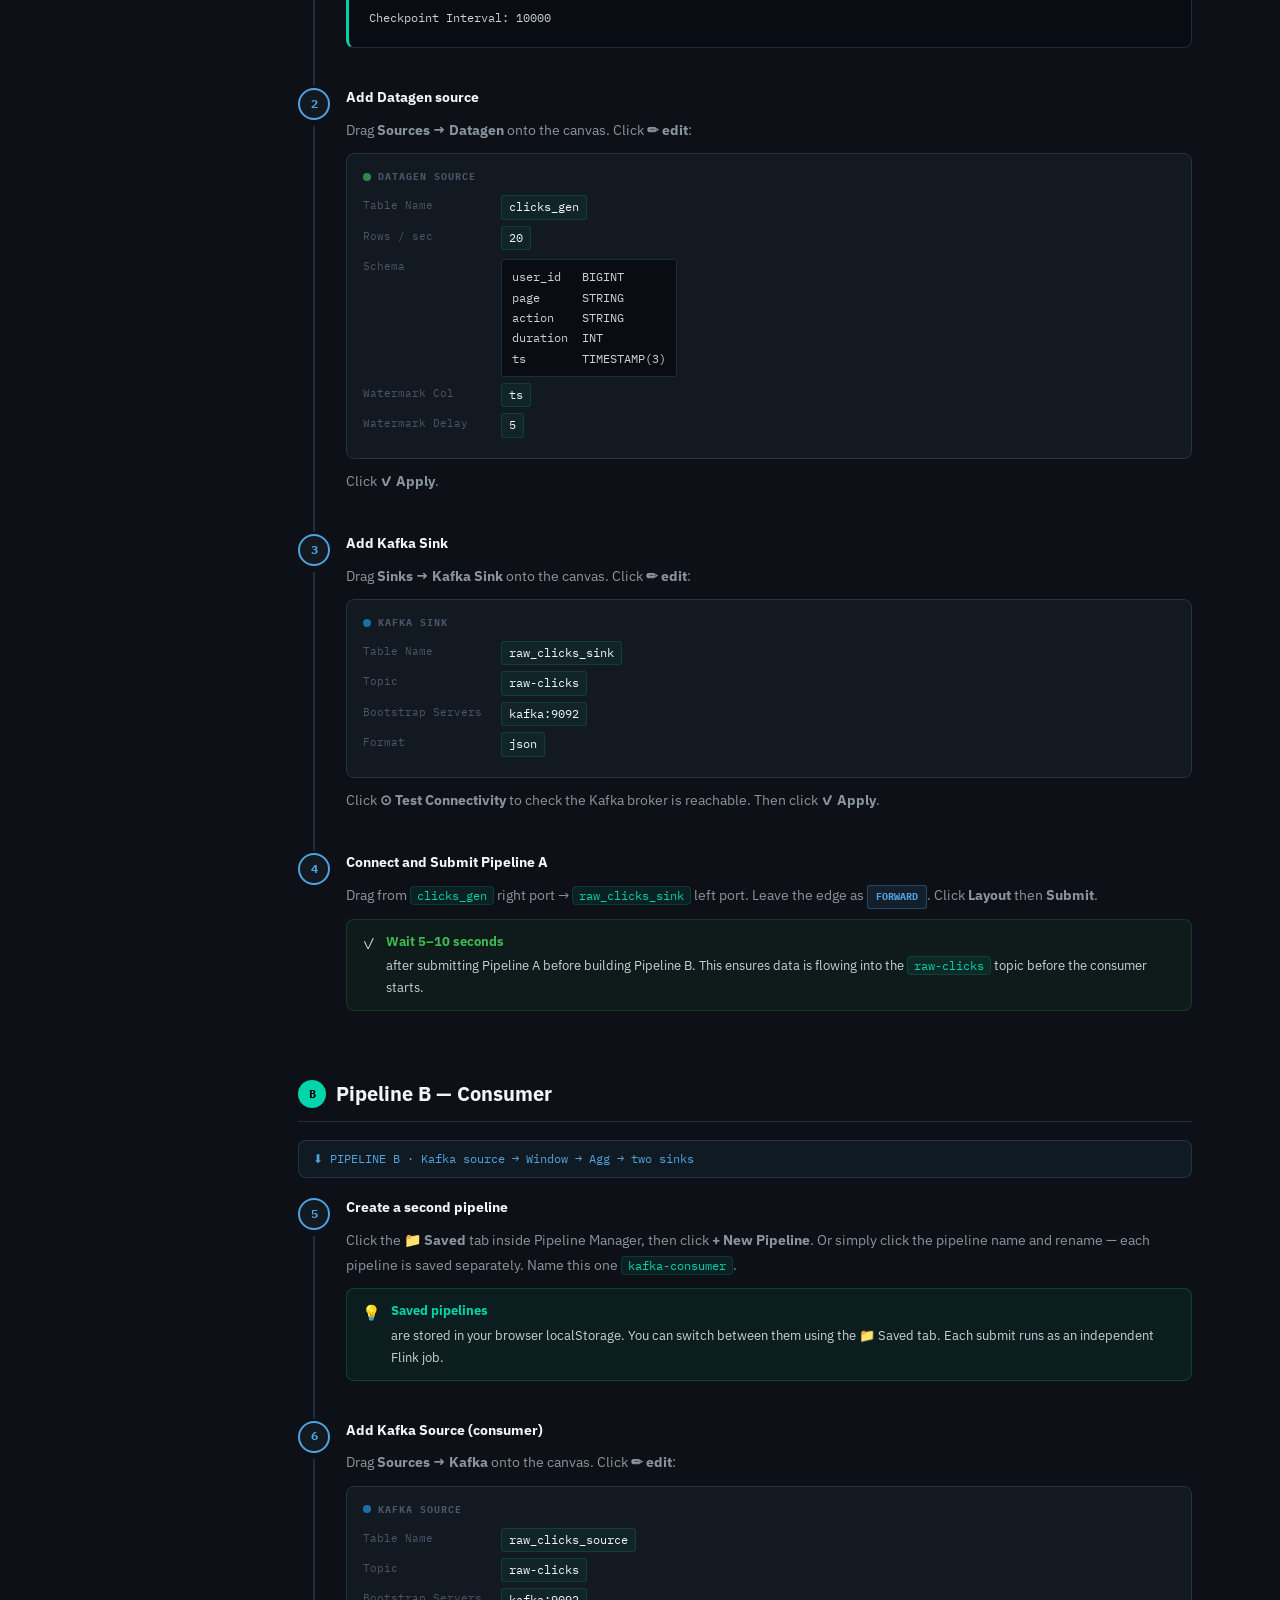
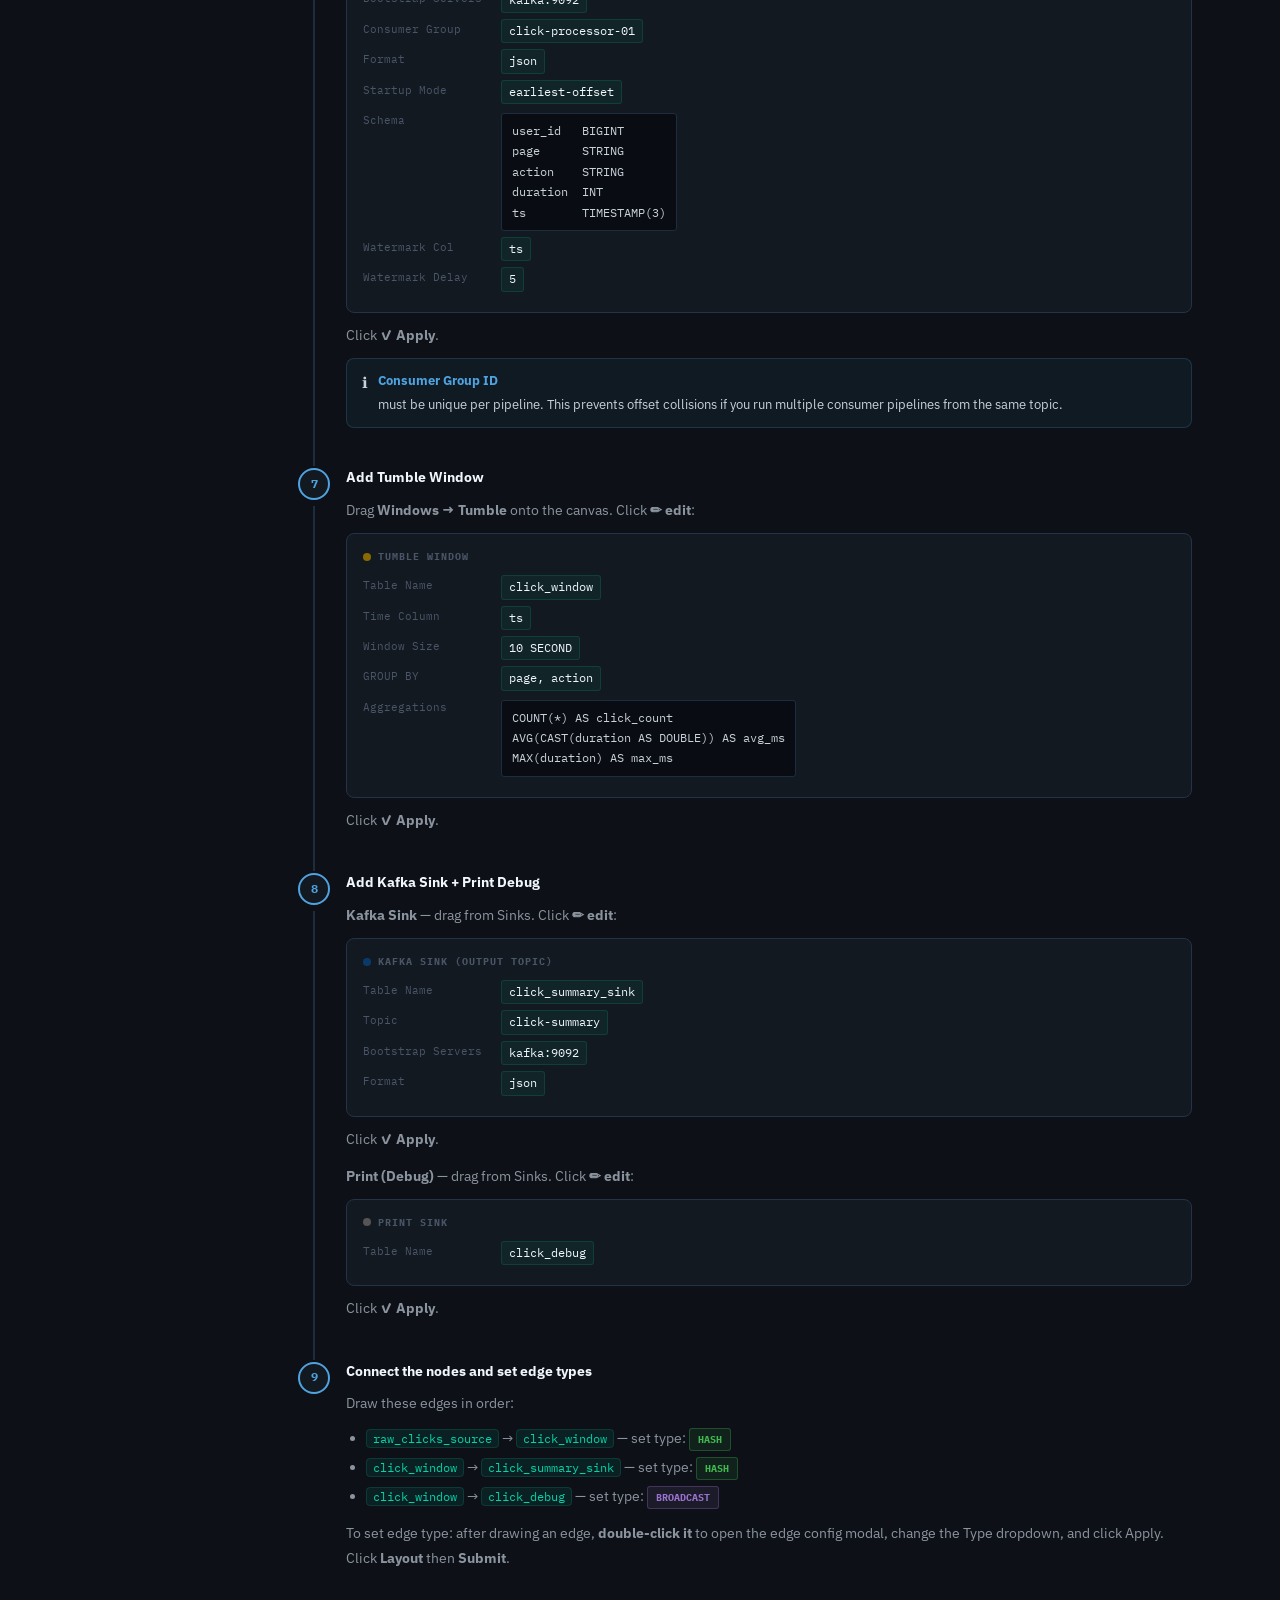
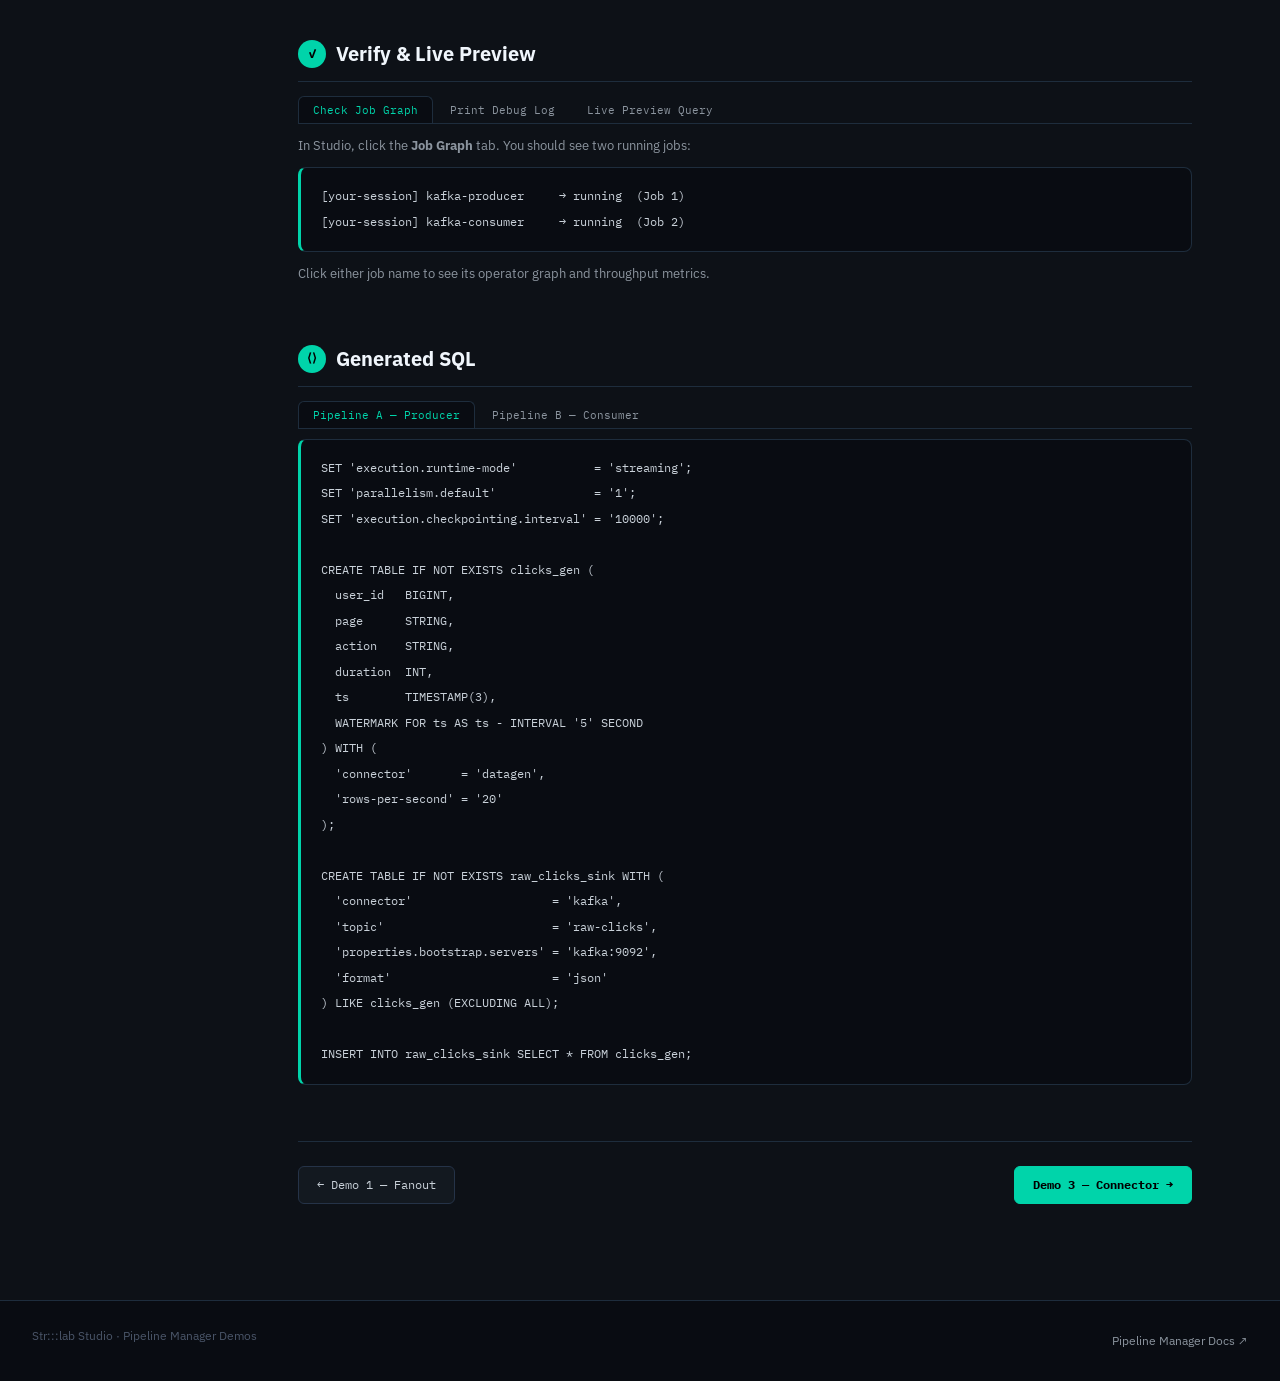
<file: examples/demo-02-kafka.html>
<!DOCTYPE html>
<html lang="en">
<head>
  <meta charset="UTF-8">
  <meta name="viewport" content="width=device-width, initial-scale=1.0">
  <title>Demo 2 — Kafka Producer + Consumer Pipeline · Str:::lab Studio</title>
  <link rel="icon" type="image/svg+xml" href="data:image/svg+xml,%3Csvg xmlns='http://www.w3.org/2000/svg' viewBox='0 0 32 32'%3E%3Crect width='32' height='32' rx='6' fill='%23090c12'/%3E%3Cpolyline points='20 24 28 16 20 8' fill='none' stroke='%2300d4aa' stroke-width='3' stroke-linecap='round' stroke-linejoin='round'/%3E%3Cpolyline points='12 8 4 16 12 24' fill='none' stroke='%2300d4aa' stroke-width='3' stroke-linecap='round' stroke-linejoin='round'/%3E%3C/svg%3E">
  <link rel="preconnect" href="https://fonts.googleapis.com">
  <link href="https://fonts.googleapis.com/css2?family=IBM+Plex+Mono:wght@400;500;600&family=IBM+Plex+Sans:wght@300;400;500;600;700&display=swap" rel="stylesheet">
  <style>
    :root{--bg0:#090c12;--bg1:#0d1117;--bg2:#131920;--bg3:#1a2130;--border:#1e2d3d;--border2:#253348;--accent:#00d4aa;--blue:#4fa3e0;--purple:#9b72cf;--orange:#f0a500;--red:#e05c5c;--green:#3fb950;--yellow:#f0a500;--text0:#f0f6fc;--text1:#c9d1d9;--text2:#8b949e;--text3:#4a5568;--mono:'IBM Plex Mono',monospace;--sans:'IBM Plex Sans',sans-serif;--radius:8px;--nav-h:58px;}
    *{box-sizing:border-box;margin:0;padding:0}html{scroll-behavior:smooth}body{font-family:var(--sans);background:var(--bg1);color:var(--text1);line-height:1.7;font-size:15px}a{color:var(--accent);text-decoration:none}a:hover{text-decoration:underline}::-webkit-scrollbar{width:6px}::-webkit-scrollbar-track{background:var(--bg1)}::-webkit-scrollbar-thumb{background:var(--border2);border-radius:3px}
    .nav{position:sticky;top:0;z-index:100;height:var(--nav-h);background:rgba(9,12,18,0.95);backdrop-filter:blur(12px);border-bottom:1px solid var(--border);display:flex;align-items:center;padding:0 32px;gap:0}
    .nav-logo{display:flex;align-items:center;gap:10px;margin-right:24px;text-decoration:none;flex-shrink:0}.logo-mark{width:26px;height:26px;background:#0c1018;border:1px solid rgba(0,212,170,0.35);clip-path:polygon(0 0,80% 0,100% 20%,100% 100%,20% 100%,0 80%);display:flex;align-items:center;justify-content:center}.logo-text{font-family:var(--mono);font-size:14px;font-weight:600;color:var(--text0)}.logo-ver{font-size:9px;color:var(--text3);margin-left:4px}
    .nav-demos{display:flex;align-items:center;gap:2px;flex:1;overflow-x:auto}.nav-demos a{font-size:11px;color:var(--text2);padding:5px 10px;border-radius:5px;white-space:nowrap;font-family:var(--mono)}.nav-demos a:hover,.nav-demos a.active{color:var(--text0);background:var(--bg3);text-decoration:none}.nav-demos a.active{color:var(--accent)}
    .demo-pill{font-family:var(--mono);font-size:10px;padding:3px 10px;border-radius:20px;border:1px solid rgba(79,163,224,0.4);color:var(--blue);background:rgba(79,163,224,0.06);margin-left:auto;flex-shrink:0}
    .hero{background:var(--bg0);padding:52px 40px 40px;border-bottom:1px solid var(--border);position:relative;overflow:hidden}
    .hero::before{content:'';position:absolute;inset:0;background:radial-gradient(ellipse 70% 60% at 20% 0%,rgba(79,163,224,0.07),transparent 65%);pointer-events:none}
    .demo-number{font-family:var(--mono);font-size:11px;color:var(--blue);letter-spacing:2px;text-transform:uppercase;margin-bottom:10px;display:flex;align-items:center;gap:8px}
    .demo-number::before{content:'';width:32px;height:1px;background:var(--blue);opacity:0.5}
    .hero-title{font-family:var(--mono);font-size:32px;font-weight:700;color:var(--text0);letter-spacing:-1px;line-height:1.2;margin-bottom:12px}
    .hero-sub{font-size:15px;color:var(--text2);max-width:620px;line-height:1.8;margin-bottom:20px}
    .prereq-strip{display:flex;gap:8px;flex-wrap:wrap}
    .prereq{display:inline-flex;align-items:center;gap:5px;padding:4px 12px;border-radius:4px;font-size:11px;font-family:var(--mono)}
    .prereq.ok{background:rgba(63,185,80,0.08);border:1px solid rgba(63,185,80,0.3);color:var(--green)}
    .prereq.need{background:rgba(245,166,35,0.08);border:1px solid rgba(245,166,35,0.3);color:var(--yellow)}
    .page{display:flex;max-width:1200px;margin:0 auto}
    .toc{width:210px;flex-shrink:0;position:sticky;top:var(--nav-h);height:calc(100vh - var(--nav-h));overflow-y:auto;padding:24px 0 24px 16px;border-right:1px solid var(--border)}
    .toc-label{font-size:9px;font-family:var(--mono);font-weight:700;color:var(--text3);letter-spacing:1.5px;text-transform:uppercase;padding:0 8px;margin-bottom:5px;display:block;margin-top:16px}
    .toc a{display:block;font-size:12px;color:var(--text2);padding:4px 8px;border-radius:4px;border-left:2px solid transparent;transition:all .12s}.toc a:hover{color:var(--text0);text-decoration:none}.toc a.active{color:var(--accent);border-left-color:var(--accent);background:rgba(0,212,170,0.05)}
    .content{flex:1;min-width:0;padding:40px 48px 96px}
    .section{margin-bottom:56px}
    h2{font-size:20px;font-weight:700;color:var(--text0);margin-bottom:8px;padding-bottom:10px;border-bottom:1px solid var(--border);display:flex;align-items:center;gap:10px}
    .sn{width:28px;height:28px;border-radius:50%;display:flex;align-items:center;justify-content:center;font-family:var(--mono);font-size:12px;font-weight:700;color:#000;flex-shrink:0}
    .sn.a{background:var(--blue)}.sn.b{background:var(--accent)}
    h3{font-size:15px;font-weight:600;color:var(--text0);margin:22px 0 8px}
    p{color:var(--text2);margin-bottom:10px;font-size:14px;line-height:1.8}
    ul{margin:6px 0 12px 20px}li{font-size:14px;color:var(--text2);margin-bottom:5px;line-height:1.7}li strong{color:var(--text1)}
    code{font-family:var(--mono);font-size:12px;color:var(--accent);background:rgba(0,212,170,0.08);border:1px solid rgba(0,212,170,0.15);padding:1px 6px;border-radius:4px}
    pre{background:var(--bg0);border:1px solid var(--border);border-left:3px solid var(--accent);border-radius:var(--radius);padding:16px 20px;overflow-x:auto;margin:10px 0}pre code{background:none;border:none;padding:0;font-size:12px;color:var(--text1);line-height:1.7}
    .callout{border-radius:var(--radius);padding:11px 15px;margin:10px 0;font-size:13px;line-height:1.7;display:flex;gap:10px}
    .callout-icon{font-size:15px;flex-shrink:0}.callout-body{flex:1}.callout-body strong{display:block;margin-bottom:2px}
    .callout.tip{background:rgba(0,212,170,0.06);border:1px solid rgba(0,212,170,0.2)}.callout.tip strong{color:var(--accent)}
    .callout.warn{background:rgba(245,166,35,0.06);border:1px solid rgba(245,166,35,0.2)}.callout.warn strong{color:var(--yellow)}
    .callout.info{background:rgba(79,163,224,0.06);border:1px solid rgba(79,163,224,0.2)}.callout.info strong{color:var(--blue)}
    .callout.ok{background:rgba(63,185,80,0.06);border:1px solid rgba(63,185,80,0.2)}.callout.ok strong{color:var(--green)}
    .pipeline-block{background:var(--bg2);border:1px solid var(--border2);border-radius:var(--radius);padding:14px 16px;margin:12px 0}
    .pipeline-block-title{font-size:10px;font-family:var(--mono);font-weight:700;letter-spacing:1px;text-transform:uppercase;margin-bottom:10px;display:flex;align-items:center;gap:7px}
    .steps{margin:16px 0}
    .step{display:flex;gap:16px;margin-bottom:0;position:relative}
    .step+.step{margin-top:28px}
    .step::before{content:'';position:absolute;left:15px;top:40px;width:2px;bottom:-28px;background:var(--border);z-index:0}
    .step:last-child::before{display:none}
    .step-num{width:32px;height:32px;border-radius:50%;background:var(--bg2);border:2px solid var(--blue);display:flex;align-items:center;justify-content:center;font-family:var(--mono);font-size:12px;font-weight:700;color:var(--blue);flex-shrink:0;z-index:1;margin-top:2px}
    .step-body{flex:1;min-width:0}
    .step-body h4{font-size:14px;font-weight:700;color:var(--text0);margin:0 0 8px}
    .node-config{background:var(--bg2);border:1px solid var(--border2);border-radius:var(--radius);padding:14px 16px;margin:10px 0}
    .node-config-title{font-size:10px;font-family:var(--mono);font-weight:700;color:var(--text3);text-transform:uppercase;letter-spacing:1px;margin-bottom:10px;display:flex;align-items:center;gap:7px}
    .node-config-title span{width:8px;height:8px;border-radius:50%;display:inline-block;flex-shrink:0}
    .field-row{display:flex;margin-bottom:6px;gap:8px;font-size:13px}
    .field-key{color:var(--text3);font-family:var(--mono);font-size:11px;min-width:130px;flex-shrink:0;padding-top:1px}
    .field-val{color:var(--text0);font-family:var(--mono);font-size:12px;background:rgba(0,212,170,0.06);border:1px solid rgba(0,212,170,0.15);padding:1px 7px;border-radius:3px}
    .field-val.schema{display:block;white-space:pre;background:var(--bg0);border-color:var(--border);color:var(--text1);padding:7px 10px;margin-top:3px;line-height:1.7}
    .edge-tag{display:inline-flex;align-items:center;gap:4px;padding:2px 8px;border-radius:3px;font-size:10px;font-family:var(--mono);font-weight:700}
    .edge-forward{background:rgba(79,163,224,0.1);border:1px solid rgba(79,163,224,0.3);color:#4fa3e0}
    .edge-broadcast{background:rgba(155,114,207,0.1);border:1px solid rgba(155,114,207,0.3);color:#9b72cf}
    .edge-hash{background:rgba(63,185,80,0.1);border:1px solid rgba(63,185,80,0.3);color:var(--green)}
    .pipeline-diagram{background:var(--bg0);border:1px solid var(--border);border-radius:var(--radius);padding:18px 20px;margin:14px 0;overflow-x:auto}
    .pd-row{display:flex;align-items:center;gap:0;flex-wrap:nowrap;min-width:max-content}
    .pd-node{display:flex;flex-direction:column;align-items:center;gap:4px;flex-shrink:0}
    .pd-box{padding:8px 14px;border-radius:6px;font-family:var(--mono);font-size:10px;font-weight:700;text-align:center;line-height:1.4;min-width:90px}
    .pd-label{font-size:9px;color:var(--text3);font-family:var(--mono);text-align:center}
    .pd-arrow{display:flex;flex-direction:column;align-items:center;gap:2px;flex-shrink:0;padding:0 6px}
    .pd-line{height:2px;width:36px}
    .pd-edge-label{font-size:8px;font-family:var(--mono);font-weight:700}
    .topic-bubble{background:rgba(245,166,35,0.1);border:1px solid rgba(245,166,35,0.3);border-radius:20px;padding:3px 10px;font-size:9px;font-family:var(--mono);color:var(--yellow);text-align:center;margin-top:4px}
    .pipeline-separator{background:rgba(79,163,224,0.06);border:1px solid rgba(79,163,224,0.2);border-radius:var(--radius);padding:8px 14px;margin:18px 0;font-size:12px;font-family:var(--mono);color:var(--blue);display:flex;align-items:center;gap:8px}
    .tab-group{margin:14px 0}.tab-nav{display:flex;gap:2px;border-bottom:1px solid var(--border);margin-bottom:-1px}
    .tab-btn{font-family:var(--mono);font-size:11px;padding:6px 14px;border-radius:6px 6px 0 0;border:1px solid transparent;border-bottom:none;background:transparent;color:var(--text2);cursor:pointer}
    .tab-btn.active{background:var(--bg0);border-color:var(--border);color:var(--accent);border-bottom-color:var(--bg0)}.tab-pane{display:none;padding-top:1px}.tab-pane.active{display:block}
    footer{border-top:1px solid var(--border);background:var(--bg0);padding:24px 32px;display:flex;align-items:center;justify-content:space-between}footer p{font-size:12px;color:var(--text3)}footer a{color:var(--text2);font-size:12px}
    .demo-nav-bottom{display:flex;gap:12px;justify-content:space-between;margin-top:40px;padding-top:24px;border-top:1px solid var(--border)}
    .demo-nav-btn{font-family:var(--mono);font-size:12px;padding:8px 18px;border-radius:6px;border:1px solid var(--border2);background:var(--bg2);color:var(--text1);text-decoration:none;display:inline-flex;align-items:center;gap:6px}
    .demo-nav-btn.next{background:var(--accent);color:#000;border-color:var(--accent);font-weight:700}
    @media(max-width:900px){.toc{display:none}.content{padding:24px 16px 64px}.hero-title{font-size:24px}}
  </style>
</head>
<body>

<nav class="nav">
  <a href="index.html" class="nav-logo">
    <div class="logo-mark"><svg width="14" height="14" viewBox="0 0 24 24" fill="none" stroke="#00d4aa" stroke-width="2.5" stroke-linecap="round" stroke-linejoin="round"><polyline points="16 18 22 12 16 6"/><polyline points="8 6 2 12 8 18"/></svg></div>
    <span class="logo-text">Str:::lab<span class="logo-ver">Studio</span></span>
  </a>
  <div class="nav-demos">
    <a href="demo-01-fanout.html">Demo 1 — Fanout</a>
    <a href="demo-02-kafka.html" class="active">Demo 2 — Kafka</a>
    <a href="demo-03-connector.html">Demo 3 — Connector</a>
    <a href="demo-04-catalog.html">Demo 4 — Catalog</a>
    <a href="docs-pipeline.html">Pipeline Docs</a>
  </div>
  <span class="demo-pill">◈ Kafka Pipeline</span>
</nav>

<div class="hero">
  <div class="demo-number">Demo 02 of 04</div>
  <h1 class="hero-title">Kafka Producer Pipeline<br>+ Kafka Consumer Pipeline</h1>
  <p class="hero-sub">Build two separate pipelines as a real streaming architecture. Pipeline A produces synthetic click events into a Kafka topic. Pipeline B reads from that same topic, applies a 10-second tumble window with aggregation, then fans out to a Kafka output topic and a Print sink.</p>
  <div class="prereq-strip">
    <span class="prereq ok">✓ Flink session connected</span>
    <span class="prereq need">⚠ Kafka JAR required</span>
    <span class="prereq need">⚠ Kafka broker running</span>
  </div>
</div>

<div class="page">
  <aside class="toc">
    <span class="toc-label">This Demo</span>
    <a href="#overview">What You'll Build</a>
    <a href="#prereqs">Prerequisites</a>
    <span class="toc-label">Pipeline A — Producer</span>
    <a href="#pipelineA-open">1 · Open &amp; Settings</a>
    <a href="#pipelineA-datagen">2 · Datagen Source</a>
    <a href="#pipelineA-kafka-sink">3 · Kafka Sink</a>
    <a href="#pipelineA-connect">4 · Connect &amp; Submit</a>
    <span class="toc-label">Pipeline B — Consumer</span>
    <a href="#pipelineB-open">5 · New Pipeline</a>
    <a href="#pipelineB-source">6 · Kafka Source</a>
    <a href="#pipelineB-window">7 · Tumble Window</a>
    <a href="#pipelineB-sinks">8 · Output Sinks</a>
    <a href="#pipelineB-connect">9 · Connect &amp; Submit</a>
    <span class="toc-label">Verify &amp; Preview</span>
    <a href="#verify">10 · Verify &amp; Live Preview</a>
    <a href="#generated-sql">Generated SQL</a>
  </aside>

  <main class="content">

    <section class="section" id="overview">
      <h2><span class="sn a">▦</span> What You'll Build</h2>
      <p>Two pipelines that work together through a Kafka topic. This is the real-world pattern — a producer job writes data, and a separate consumer job processes it independently. Both jobs run simultaneously.</p>

      <div class="pipeline-diagram">
        <p style="font-size:10px;font-family:var(--mono);color:var(--blue);margin:0 0 12px;letter-spacing:1px;text-transform:uppercase">Pipeline A — Producer (Job 1)</p>
        <div class="pd-row">
          <div class="pd-node">
            <div class="pd-box" style="background:#0d2a1a;border:1px solid #2d8a4e;color:#57c764;">⚙ Datagen<br><span style="font-weight:400;color:#8b949e">clicks_gen</span></div>
            <div class="pd-label">20 rows/sec</div>
          </div>
          <div class="pd-arrow"><div class="pd-line" style="background:#4fa3e0"></div><div class="pd-edge-label" style="color:#4fa3e0">FORWARD</div></div>
          <div class="pd-node">
            <div class="pd-box" style="background:#0d1a2a;border:1px solid #1a6fa8;color:#4e9de8;">⇩ Kafka Sink<br><span style="font-weight:400;color:#8b949e">raw_clicks</span></div>
            <div class="topic-bubble">topic: raw-clicks</div>
          </div>
        </div>
        <div style="margin:16px 0 12px;border-top:1px dashed var(--border);"></div>
        <p style="font-size:10px;font-family:var(--mono);color:var(--accent);margin:0 0 12px;letter-spacing:1px;text-transform:uppercase">Pipeline B — Consumer (Job 2)</p>
        <div class="pd-row">
          <div class="pd-node">
            <div class="pd-box" style="background:#0d1a2a;border:1px solid #1a6fa8;color:#4e9de8;">⇩ Kafka Src<br><span style="font-weight:400;color:#8b949e">raw_clicks_src</span></div>
            <div class="topic-bubble">topic: raw-clicks</div>
          </div>
          <div class="pd-arrow"><div class="pd-line" style="background:#57c764"></div><div class="pd-edge-label" style="color:#57c764">HASH</div></div>
          <div class="pd-node">
            <div class="pd-box" style="background:#1a1500;border:1px solid #8a6a00;color:#c8a020;">▦ Tumble<br><span style="font-weight:400;color:#8b949e">10 sec window</span></div>
            <div class="pd-label">click_window</div>
          </div>
          <div class="pd-arrow"><div class="pd-line" style="background:#57c764"></div><div class="pd-edge-label" style="color:#57c764">HASH</div></div>
          <div class="pd-node" style="display:flex;flex-direction:column;gap:10px">
            <div style="display:flex;align-items:center;gap:6px">
              <div class="pd-box" style="background:#0d1a2a;border:1px solid #0a3a6a;color:#4e9de8;min-width:80px;">⇩ Kafka<br><span style="font-weight:400;color:#8b949e">summary</span></div>
            </div>
            <div style="display:flex;align-items:center;gap:6px">
              <div class="pd-box" style="background:#1a1a1a;border:1px solid #3a3a3a;color:#8b949e;min-width:80px;">⏎ Print<br><span style="font-weight:400">Debug</span></div>
            </div>
          </div>
        </div>
      </div>

      <p><strong>Concepts practised:</strong> Kafka source + sink configuration, consumer groups, tumble windows, building two separate pipelines, live preview from a Kafka reader table.</p>
    </section>

    <section class="section" id="prereqs">
      <h2><span class="sn a">!</span> Prerequisites</h2>
      <ul>
        <li><strong>Kafka JAR</strong> — <code>flink-sql-connector-kafka-x.x.x.jar</code> must be in <code>/opt/flink/lib/</code>. Upload via <strong>⊙ Systems → Upload JAR</strong>. Restart the SQL Gateway after uploading.</li>
        <li><strong>Kafka broker</strong> — a Kafka instance reachable from the Flink cluster at <code>kafka:9092</code> (or update to your address). Topics <code>raw-clicks</code> and <code>click-summary</code> will be auto-created by the producer on first write.</li>
        <li><strong>Studio connected</strong> — active Flink session in the topbar.</li>
      </ul>
      <div class="callout warn">
        <span class="callout-icon">⚠</span>
        <div class="callout-body"><strong>Start Pipeline A first.</strong> The Kafka source in Pipeline B reads from a topic that Pipeline A writes. Run the producer first, wait a few seconds for data to appear, then build and submit the consumer.</div>
      </div>
    </section>

    <!-- PIPELINE A -->
    <section class="section" id="pipelineA-open">
      <h2><span class="sn a">A</span> Pipeline A — Producer</h2>
      <div class="pipeline-separator">⬆ PIPELINE A · Datagen → Kafka topic: raw-clicks</div>

      <div class="steps">
        <div class="step" id="pipelineA-open">
          <div class="step-num">1</div>
          <div class="step-body">
            <h4>Open Pipeline Manager and name the pipeline</h4>
            <p>Click <strong>◈ Pipeline</strong> in the topbar. Rename the pipeline to <code>kafka-producer</code>. Click <strong>⚙ Settings</strong>:</p>
            <pre><code>Execution Mode:  streaming
Parallelism:     1
Checkpoint Interval: 10000</code></pre>
          </div>
        </div>

        <div class="step" id="pipelineA-datagen">
          <div class="step-num">2</div>
          <div class="step-body">
            <h4>Add Datagen source</h4>
            <p>Drag <strong>Sources → Datagen</strong> onto the canvas. Click <strong>✏ edit</strong>:</p>
            <div class="node-config">
              <div class="node-config-title"><span style="background:#2d8a4e"></span>Datagen Source</div>
              <div class="field-row"><span class="field-key">Table Name</span><span class="field-val">clicks_gen</span></div>
              <div class="field-row"><span class="field-key">Rows / sec</span><span class="field-val">20</span></div>
              <div class="field-row"><span class="field-key">Schema</span><span class="field-val schema">user_id   BIGINT
page      STRING
action    STRING
duration  INT
ts        TIMESTAMP(3)</span></div>
              <div class="field-row"><span class="field-key">Watermark Col</span><span class="field-val">ts</span></div>
              <div class="field-row"><span class="field-key">Watermark Delay</span><span class="field-val">5</span></div>
            </div>
            <p>Click <strong>✓ Apply</strong>.</p>
          </div>
        </div>

        <div class="step" id="pipelineA-kafka-sink">
          <div class="step-num">3</div>
          <div class="step-body">
            <h4>Add Kafka Sink</h4>
            <p>Drag <strong>Sinks → Kafka Sink</strong> onto the canvas. Click <strong>✏ edit</strong>:</p>
            <div class="node-config">
              <div class="node-config-title"><span style="background:#1a6fa8"></span>Kafka Sink</div>
              <div class="field-row"><span class="field-key">Table Name</span><span class="field-val">raw_clicks_sink</span></div>
              <div class="field-row"><span class="field-key">Topic</span><span class="field-val">raw-clicks</span></div>
              <div class="field-row"><span class="field-key">Bootstrap Servers</span><span class="field-val">kafka:9092</span></div>
              <div class="field-row"><span class="field-key">Format</span><span class="field-val">json</span></div>
            </div>
            <p>Click <strong>⊙ Test Connectivity</strong> to check the Kafka broker is reachable. Then click <strong>✓ Apply</strong>.</p>
          </div>
        </div>

        <div class="step" id="pipelineA-connect">
          <div class="step-num">4</div>
          <div class="step-body">
            <h4>Connect and Submit Pipeline A</h4>
            <p>Drag from <code>clicks_gen</code> right port → <code>raw_clicks_sink</code> left port. Leave the edge as <span class="edge-tag edge-forward">FORWARD</span>. Click <strong>Layout</strong> then <strong>Submit</strong>.</p>
            <div class="callout ok">
              <span class="callout-icon">✓</span>
              <div class="callout-body"><strong>Wait 5–10 seconds</strong> after submitting Pipeline A before building Pipeline B. This ensures data is flowing into the <code>raw-clicks</code> topic before the consumer starts.</div>
            </div>
          </div>
        </div>
      </div>
    </section>

    <!-- PIPELINE B -->
    <section class="section" id="pipelineB-open">
      <h2><span class="sn b">B</span> Pipeline B — Consumer</h2>
      <div class="pipeline-separator">⬇ PIPELINE B · Kafka source → Window → Agg → two sinks</div>

      <div class="steps">
        <div class="step" id="pipelineB-open">
          <div class="step-num">5</div>
          <div class="step-body">
            <h4>Create a second pipeline</h4>
            <p>Click the <strong>📁 Saved</strong> tab inside Pipeline Manager, then click <strong>+ New Pipeline</strong>. Or simply click the pipeline name and rename — each pipeline is saved separately. Name this one <code>kafka-consumer</code>.</p>
            <div class="callout tip">
              <span class="callout-icon">💡</span>
              <div class="callout-body"><strong>Saved pipelines</strong> are stored in your browser localStorage. You can switch between them using the 📁 Saved tab. Each submit runs as an independent Flink job.</div>
            </div>
          </div>
        </div>

        <div class="step" id="pipelineB-source">
          <div class="step-num">6</div>
          <div class="step-body">
            <h4>Add Kafka Source (consumer)</h4>
            <p>Drag <strong>Sources → Kafka</strong> onto the canvas. Click <strong>✏ edit</strong>:</p>
            <div class="node-config">
              <div class="node-config-title"><span style="background:#1a6fa8"></span>Kafka Source</div>
              <div class="field-row"><span class="field-key">Table Name</span><span class="field-val">raw_clicks_source</span></div>
              <div class="field-row"><span class="field-key">Topic</span><span class="field-val">raw-clicks</span></div>
              <div class="field-row"><span class="field-key">Bootstrap Servers</span><span class="field-val">kafka:9092</span></div>
              <div class="field-row"><span class="field-key">Consumer Group</span><span class="field-val">click-processor-01</span></div>
              <div class="field-row"><span class="field-key">Format</span><span class="field-val">json</span></div>
              <div class="field-row"><span class="field-key">Startup Mode</span><span class="field-val">earliest-offset</span></div>
              <div class="field-row"><span class="field-key">Schema</span><span class="field-val schema">user_id   BIGINT
page      STRING
action    STRING
duration  INT
ts        TIMESTAMP(3)</span></div>
              <div class="field-row"><span class="field-key">Watermark Col</span><span class="field-val">ts</span></div>
              <div class="field-row"><span class="field-key">Watermark Delay</span><span class="field-val">5</span></div>
            </div>
            <p>Click <strong>✓ Apply</strong>.</p>
            <div class="callout info">
              <span class="callout-icon">ℹ</span>
              <div class="callout-body"><strong>Consumer Group ID</strong> must be unique per pipeline. This prevents offset collisions if you run multiple consumer pipelines from the same topic.</div>
            </div>
          </div>
        </div>

        <div class="step" id="pipelineB-window">
          <div class="step-num">7</div>
          <div class="step-body">
            <h4>Add Tumble Window</h4>
            <p>Drag <strong>Windows → Tumble</strong> onto the canvas. Click <strong>✏ edit</strong>:</p>
            <div class="node-config">
              <div class="node-config-title"><span style="background:#8a6a00"></span>Tumble Window</div>
              <div class="field-row"><span class="field-key">Table Name</span><span class="field-val">click_window</span></div>
              <div class="field-row"><span class="field-key">Time Column</span><span class="field-val">ts</span></div>
              <div class="field-row"><span class="field-key">Window Size</span><span class="field-val">10 SECOND</span></div>
              <div class="field-row"><span class="field-key">GROUP BY</span><span class="field-val">page, action</span></div>
              <div class="field-row"><span class="field-key">Aggregations</span><span class="field-val schema">COUNT(*) AS click_count
AVG(CAST(duration AS DOUBLE)) AS avg_ms
MAX(duration) AS max_ms</span></div>
            </div>
            <p>Click <strong>✓ Apply</strong>.</p>
          </div>
        </div>

        <div class="step" id="pipelineB-sinks">
          <div class="step-num">8</div>
          <div class="step-body">
            <h4>Add Kafka Sink + Print Debug</h4>
            <p><strong>Kafka Sink</strong> — drag from Sinks. Click <strong>✏ edit</strong>:</p>
            <div class="node-config">
              <div class="node-config-title"><span style="background:#0a3a6a"></span>Kafka Sink (output topic)</div>
              <div class="field-row"><span class="field-key">Table Name</span><span class="field-val">click_summary_sink</span></div>
              <div class="field-row"><span class="field-key">Topic</span><span class="field-val">click-summary</span></div>
              <div class="field-row"><span class="field-key">Bootstrap Servers</span><span class="field-val">kafka:9092</span></div>
              <div class="field-row"><span class="field-key">Format</span><span class="field-val">json</span></div>
            </div>
            <p>Click <strong>✓ Apply</strong>.</p>
            <p style="margin-top:12px"><strong>Print (Debug)</strong> — drag from Sinks. Click <strong>✏ edit</strong>:</p>
            <div class="node-config">
              <div class="node-config-title"><span style="background:#555"></span>Print Sink</div>
              <div class="field-row"><span class="field-key">Table Name</span><span class="field-val">click_debug</span></div>
            </div>
            <p>Click <strong>✓ Apply</strong>.</p>
          </div>
        </div>

        <div class="step" id="pipelineB-connect">
          <div class="step-num">9</div>
          <div class="step-body">
            <h4>Connect the nodes and set edge types</h4>
            <p>Draw these edges in order:</p>
            <ul>
              <li><code>raw_clicks_source</code> → <code>click_window</code> — set type: <span class="edge-tag edge-hash">HASH</span></li>
              <li><code>click_window</code> → <code>click_summary_sink</code> — set type: <span class="edge-tag edge-hash">HASH</span></li>
              <li><code>click_window</code> → <code>click_debug</code> — set type: <span class="edge-tag edge-broadcast">BROADCAST</span></li>
            </ul>
            <p>To set edge type: after drawing an edge, <strong>double-click it</strong> to open the edge config modal, change the Type dropdown, and click Apply. Click <strong>Layout</strong> then <strong>Submit</strong>.</p>
          </div>
        </div>
      </div>
    </section>

    <section class="section" id="verify">
      <h2><span class="sn b">✓</span> Verify &amp; Live Preview</h2>
      <div class="tab-group">
        <div class="tab-nav">
          <button class="tab-btn active" onclick="switchTab(this,'v2-job')">Check Job Graph</button>
          <button class="tab-btn" onclick="switchTab(this,'v2-print')">Print Debug Log</button>
          <button class="tab-btn" onclick="switchTab(this,'v2-preview')">Live Preview Query</button>
        </div>
        <div id="v2-job" class="tab-pane active">
          <p style="font-size:13px;color:var(--text2);margin:10px 0 6px">In Studio, click the <strong>Job Graph</strong> tab. You should see two running jobs:</p>
          <pre><code>[your-session] kafka-producer     → running  (Job 1)
[your-session] kafka-consumer     → running  (Job 2)</code></pre>
          <p style="font-size:13px;color:var(--text2)">Click either job name to see its operator graph and throughput metrics.</p>
        </div>
        <div id="v2-print" class="tab-pane">
      <pre><code>-- TaskManager stdout shows windowed aggregation results:
docker logs flink-taskmanager --follow --tail=20

-- Rows look like:
-- +I[2026-..., 2026-..., /home, click, 42, 312.5, 890]</code></pre>
        </div>
        <div id="v2-preview" class="tab-pane">
          <p style="font-size:13px;color:var(--text2);margin:10px 0 6px">Create a reader table with a <strong>different consumer group</strong> to preview the output topic without interfering with the production consumer:</p>
          <pre><code>-- In a new Studio editor tab:
CREATE TEMPORARY TABLE click_summary_reader (
  window_start    TIMESTAMP(3),
  window_end      TIMESTAMP(3),
  page            STRING,
  action          STRING,
  click_count     BIGINT,
  avg_ms          DOUBLE,
  max_ms          INT
) WITH (
  'connector'                    = 'kafka',
  'topic'                        = 'click-summary',
  'properties.bootstrap.servers' = 'kafka:9092',
  'properties.group.id'          = 'click-preview-01',
  'scan.startup.mode'            = 'earliest-offset',
  'format'                       = 'json'
);

-- Stream results into the Results tab:
SELECT * FROM click_summary_reader;</code></pre>
          <div class="callout tip">
            <span class="callout-icon">💡</span>
            <div class="callout-body"><strong>Always use a separate consumer group for previewing.</strong> The production consumer group (<code>click-processor-01</code>) tracks offsets for the pipeline. A different group for SELECT queries won't affect those offsets.</div>
          </div>
        </div>
      </div>
    </section>

    <section class="section" id="generated-sql">
      <h2><span class="sn b">⟨⟩</span> Generated SQL</h2>
      <div class="tab-group">
        <div class="tab-nav">
          <button class="tab-btn active" onclick="switchTab(this,'sql-a')">Pipeline A — Producer</button>
          <button class="tab-btn" onclick="switchTab(this,'sql-b')">Pipeline B — Consumer</button>
        </div>
        <div id="sql-a" class="tab-pane active"><pre><code>SET 'execution.runtime-mode'           = 'streaming';
SET 'parallelism.default'              = '1';
SET 'execution.checkpointing.interval' = '10000';

CREATE TABLE IF NOT EXISTS clicks_gen (
  user_id   BIGINT,
  page      STRING,
  action    STRING,
  duration  INT,
  ts        TIMESTAMP(3),
  WATERMARK FOR ts AS ts - INTERVAL '5' SECOND
) WITH (
  'connector'       = 'datagen',
  'rows-per-second' = '20'
);

CREATE TABLE IF NOT EXISTS raw_clicks_sink WITH (
  'connector'                    = 'kafka',
  'topic'                        = 'raw-clicks',
  'properties.bootstrap.servers' = 'kafka:9092',
  'format'                       = 'json'
) LIKE clicks_gen (EXCLUDING ALL);

INSERT INTO raw_clicks_sink SELECT * FROM clicks_gen;</code></pre></div>
        <div id="sql-b" class="tab-pane"><pre><code>CREATE TABLE IF NOT EXISTS raw_clicks_source (
  user_id   BIGINT,
  page      STRING,
  action    STRING,
  duration  INT,
  ts        TIMESTAMP(3),
  WATERMARK FOR ts AS ts - INTERVAL '5' SECOND
) WITH (
  'connector'                    = 'kafka',
  'topic'                        = 'raw-clicks',
  'properties.bootstrap.servers' = 'kafka:9092',
  'properties.group.id'          = 'click-processor-01',
  'scan.startup.mode'            = 'earliest-offset',
  'format'                       = 'json'
);

CREATE TABLE IF NOT EXISTS click_summary_sink WITH (
  'connector'                    = 'kafka',
  'topic'                        = 'click-summary',
  'properties.bootstrap.servers' = 'kafka:9092',
  'format'                       = 'json'
) LIKE raw_clicks_source (EXCLUDING ALL);

CREATE TABLE IF NOT EXISTS click_debug WITH (
  'connector' = 'print'
) LIKE raw_clicks_source (EXCLUDING ALL);

INSERT INTO click_summary_sink
SELECT
  window_start, window_end, page, action,
  COUNT(*) AS click_count,
  AVG(CAST(duration AS DOUBLE)) AS avg_ms,
  MAX(duration) AS max_ms
FROM TABLE(TUMBLE(TABLE raw_clicks_source,
  DESCRIPTOR(ts), INTERVAL '10' SECOND))
GROUP BY window_start, window_end, page, action;

INSERT INTO click_debug
SELECT
  window_start, window_end, page, action,
  COUNT(*) AS click_count
FROM TABLE(TUMBLE(TABLE raw_clicks_source,
  DESCRIPTOR(ts), INTERVAL '10' SECOND))
GROUP BY window_start, window_end, page, action;</code></pre></div>
      </div>
    </section>

    <div class="demo-nav-bottom">
      <a href="demo-01-fanout.html" class="demo-nav-btn">← Demo 1 — Fanout</a>
      <a href="demo-03-connector.html" class="demo-nav-btn next">Demo 3 — Connector →</a>
    </div>

  </main>
</div>

<footer>
  <p>Str:::lab Studio · Pipeline Manager Demos</p>
  <a href="docs-pipeline.html">Pipeline Manager Docs ↗</a>
</footer>
<script>
  function switchTab(btn,id){const g=btn.closest('.tab-group');g.querySelectorAll('.tab-btn').forEach(b=>b.classList.remove('active'));g.querySelectorAll('.tab-pane').forEach(p=>p.classList.remove('active'));btn.classList.add('active');document.getElementById(id).classList.add('active');}
  const obs=new IntersectionObserver(e=>{e.forEach(en=>{if(en.isIntersecting){document.querySelectorAll('.toc a').forEach(l=>l.classList.remove('active'));const lk=document.querySelector('.toc a[href="#'+en.target.id+'"]');if(lk)lk.classList.add('active');}});},{rootMargin:'-10% 0px -70% 0px'});
  document.querySelectorAll('.section').forEach(s=>obs.observe(s));
</script>
</body>
</html>
</file>
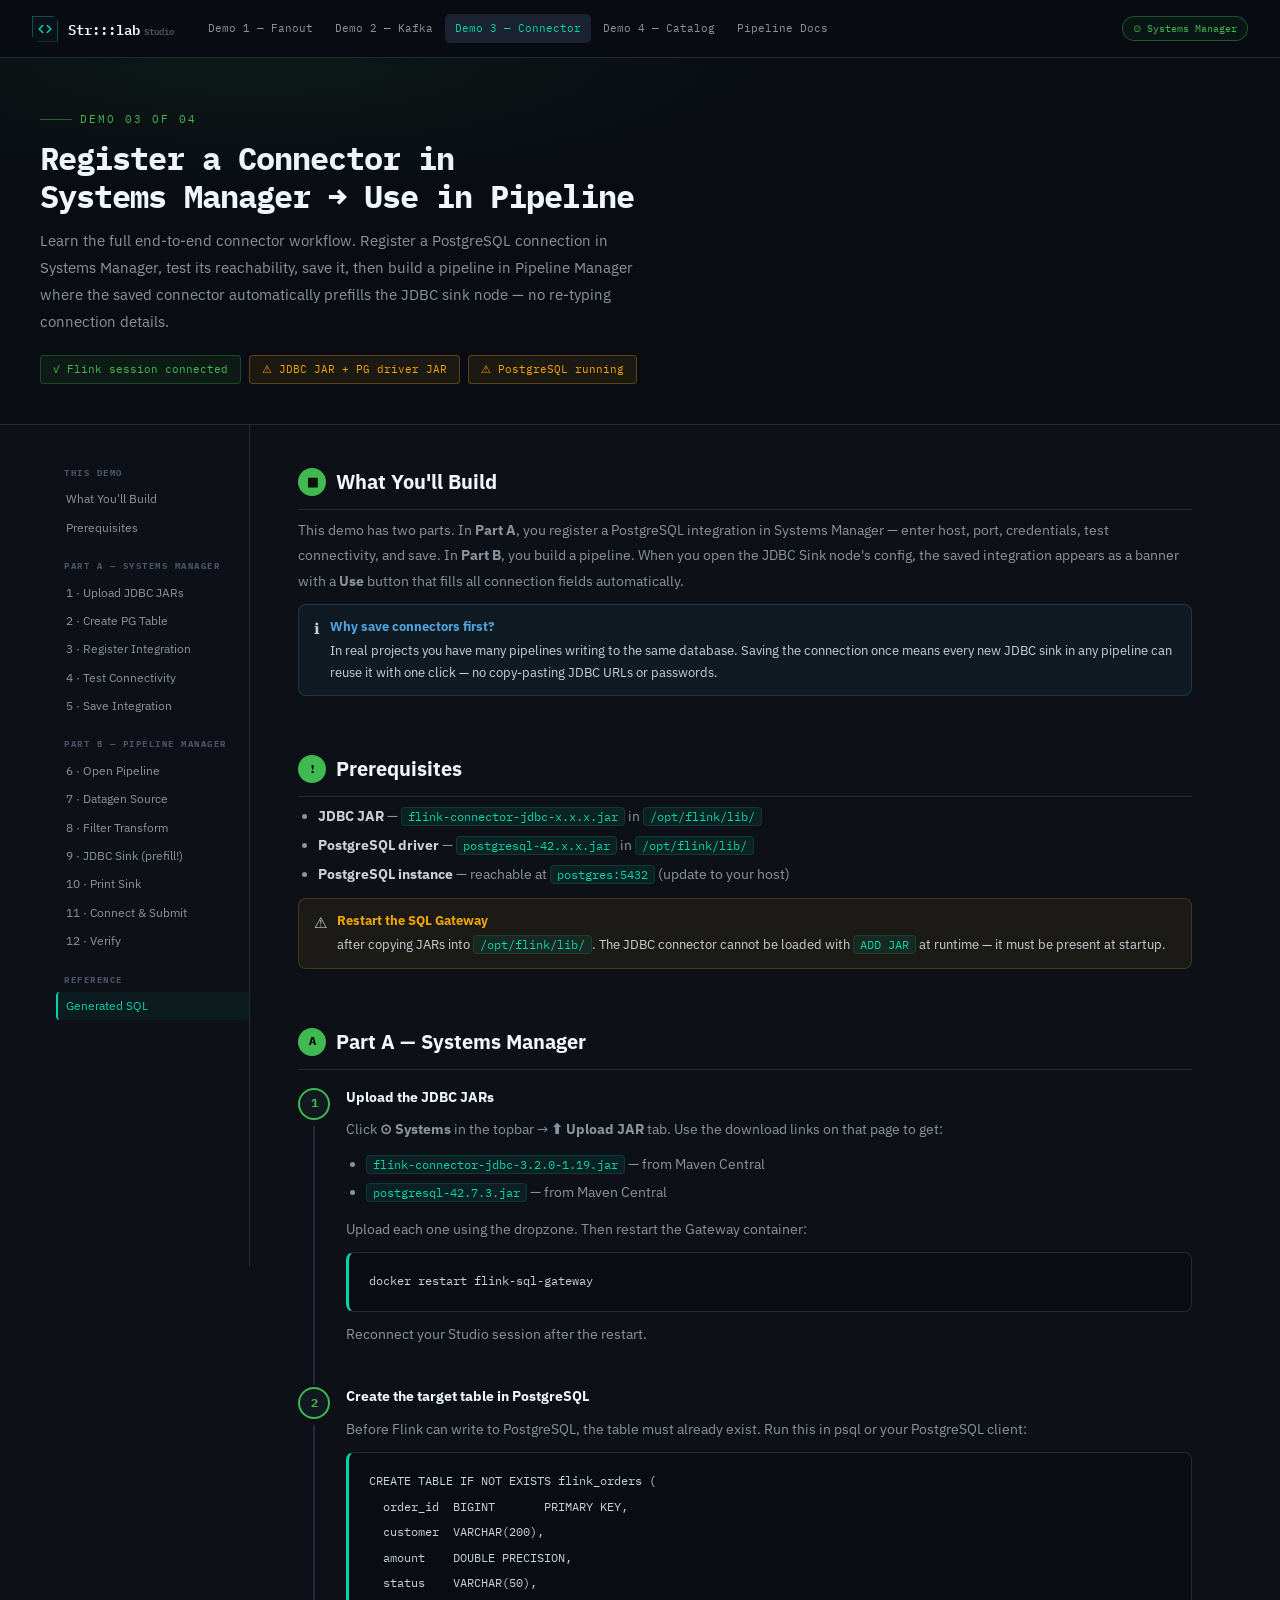
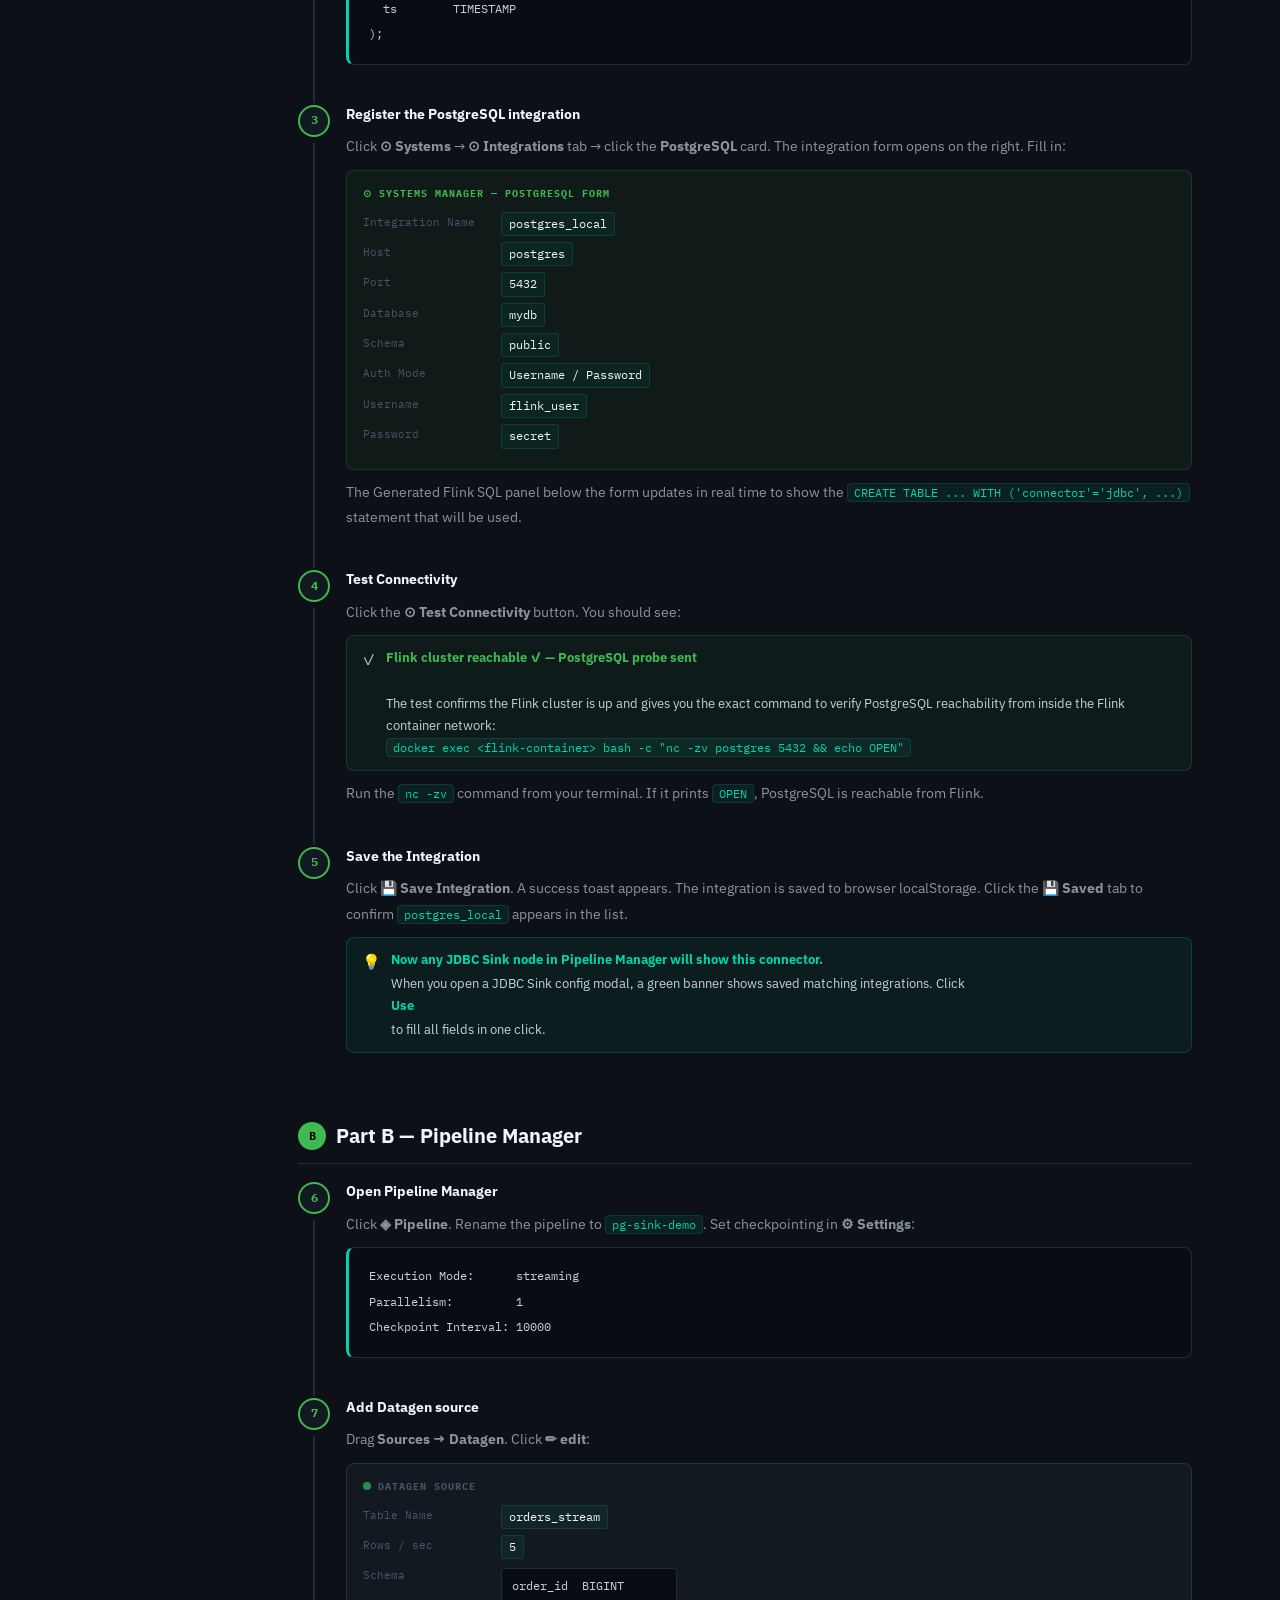
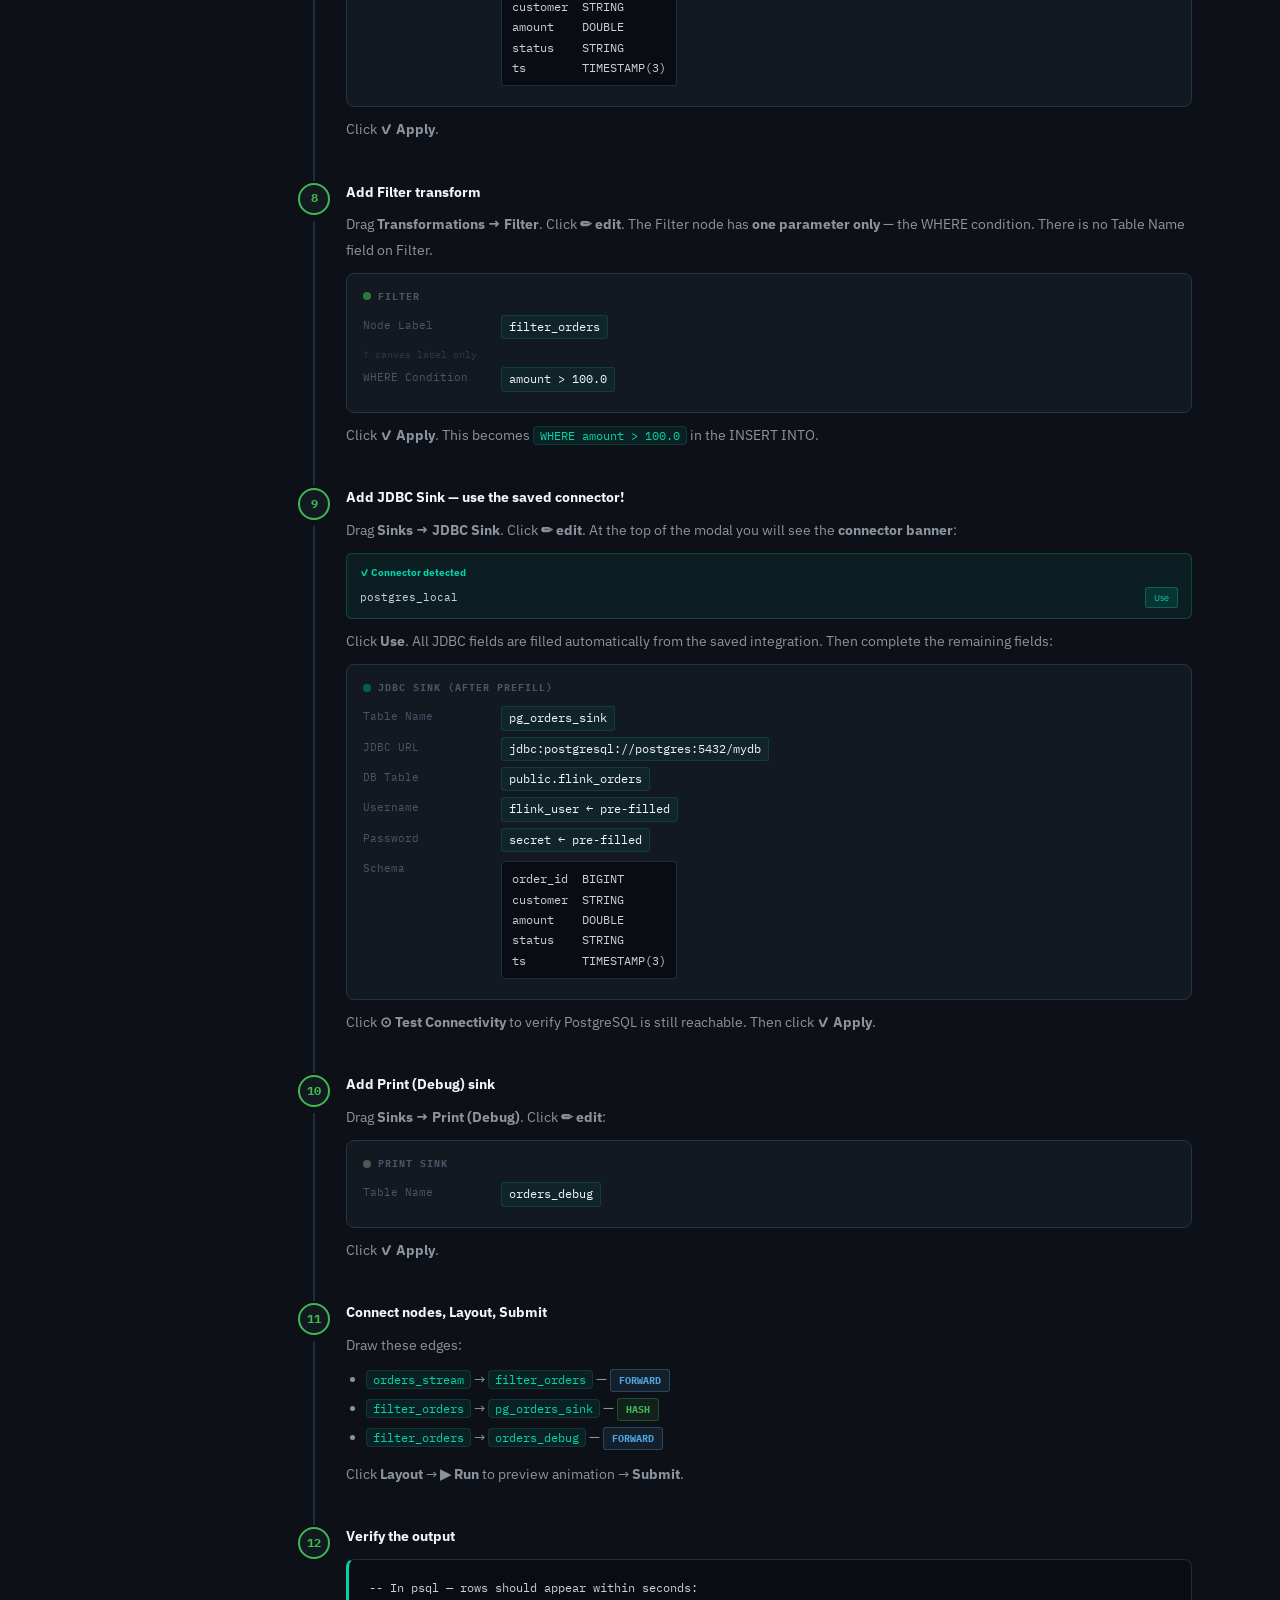
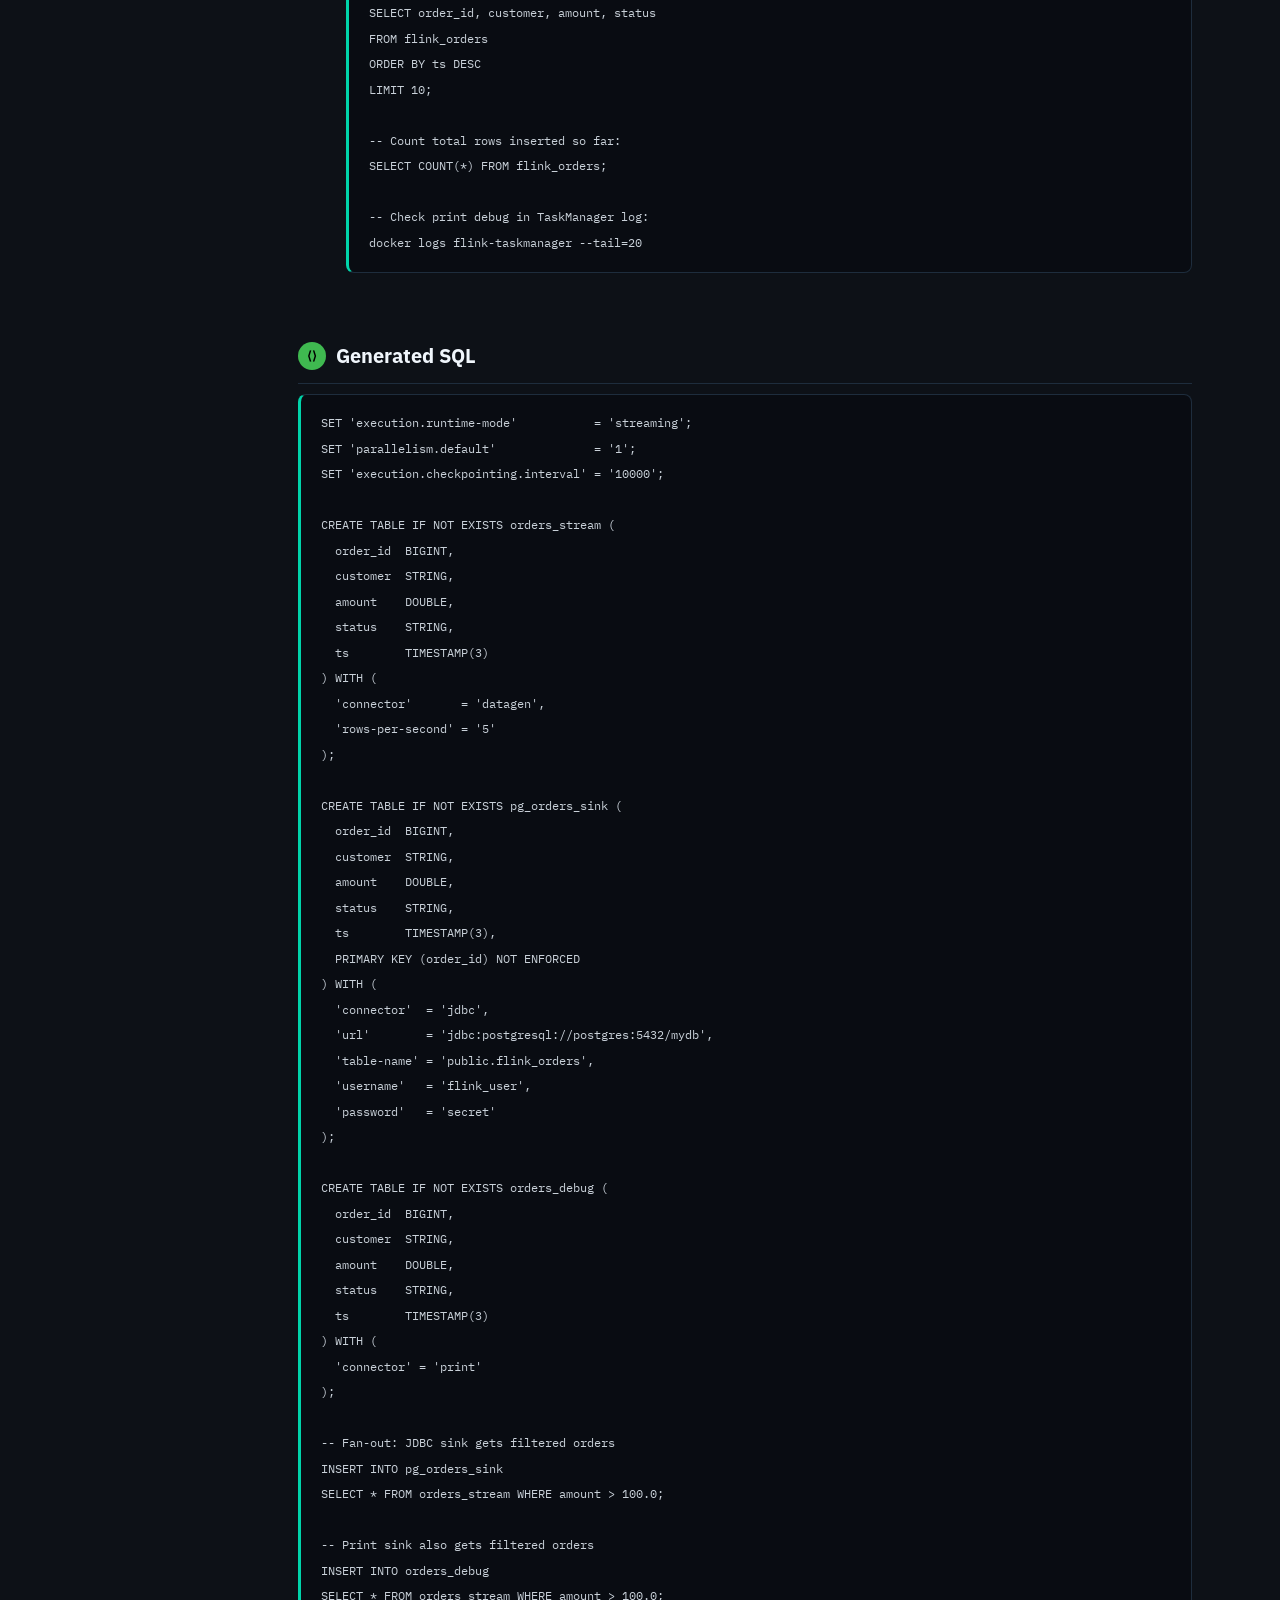
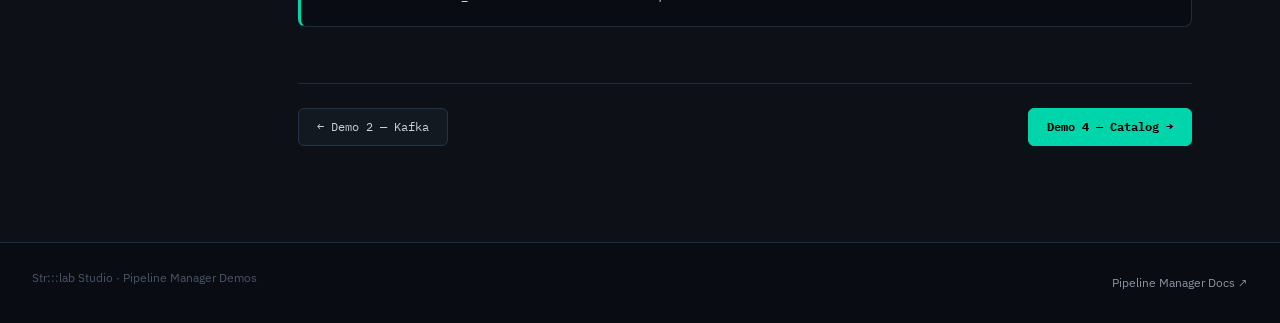
<file: examples/demo-03-connector.html>
<!DOCTYPE html>
<html lang="en">
<head>
  <meta charset="UTF-8">
  <meta name="viewport" content="width=device-width, initial-scale=1.0">
  <title>Demo 3 — Systems Manager Connector → Pipeline · Str:::lab Studio</title>
  <link rel="icon" type="image/svg+xml" href="data:image/svg+xml,%3Csvg xmlns='http://www.w3.org/2000/svg' viewBox='0 0 32 32'%3E%3Crect width='32' height='32' rx='6' fill='%23090c12'/%3E%3Cpolyline points='20 24 28 16 20 8' fill='none' stroke='%2300d4aa' stroke-width='3' stroke-linecap='round' stroke-linejoin='round'/%3E%3Cpolyline points='12 8 4 16 12 24' fill='none' stroke='%2300d4aa' stroke-width='3' stroke-linecap='round' stroke-linejoin='round'/%3E%3C/svg%3E">
  <link rel="preconnect" href="https://fonts.googleapis.com">
  <link href="https://fonts.googleapis.com/css2?family=IBM+Plex+Mono:wght@400;500;600&family=IBM+Plex+Sans:wght@300;400;500;600;700&display=swap" rel="stylesheet">
  <style>
    :root{--bg0:#090c12;--bg1:#0d1117;--bg2:#131920;--bg3:#1a2130;--border:#1e2d3d;--border2:#253348;--accent:#00d4aa;--blue:#4fa3e0;--purple:#9b72cf;--orange:#f0a500;--red:#e05c5c;--green:#3fb950;--yellow:#f0a500;--text0:#f0f6fc;--text1:#c9d1d9;--text2:#8b949e;--text3:#4a5568;--mono:'IBM Plex Mono',monospace;--sans:'IBM Plex Sans',sans-serif;--radius:8px;--nav-h:58px;}
    *{box-sizing:border-box;margin:0;padding:0}html{scroll-behavior:smooth}body{font-family:var(--sans);background:var(--bg1);color:var(--text1);line-height:1.7;font-size:15px}a{color:var(--accent);text-decoration:none}a:hover{text-decoration:underline}::-webkit-scrollbar{width:6px}::-webkit-scrollbar-track{background:var(--bg1)}::-webkit-scrollbar-thumb{background:var(--border2);border-radius:3px}
    .nav{position:sticky;top:0;z-index:100;height:var(--nav-h);background:rgba(9,12,18,0.95);backdrop-filter:blur(12px);border-bottom:1px solid var(--border);display:flex;align-items:center;padding:0 32px;gap:0}
    .nav-logo{display:flex;align-items:center;gap:10px;margin-right:24px;text-decoration:none;flex-shrink:0}.logo-mark{width:26px;height:26px;background:#0c1018;border:1px solid rgba(0,212,170,0.35);clip-path:polygon(0 0,80% 0,100% 20%,100% 100%,20% 100%,0 80%);display:flex;align-items:center;justify-content:center}.logo-text{font-family:var(--mono);font-size:14px;font-weight:600;color:var(--text0)}.logo-ver{font-size:9px;color:var(--text3);margin-left:4px}
    .nav-demos{display:flex;align-items:center;gap:2px;flex:1;overflow-x:auto}.nav-demos a{font-size:11px;color:var(--text2);padding:5px 10px;border-radius:5px;white-space:nowrap;font-family:var(--mono)}.nav-demos a:hover,.nav-demos a.active{color:var(--text0);background:var(--bg3);text-decoration:none}.nav-demos a.active{color:var(--accent)}
    .demo-pill{font-family:var(--mono);font-size:10px;padding:3px 10px;border-radius:20px;border:1px solid rgba(63,185,80,0.4);color:var(--green);background:rgba(63,185,80,0.06);margin-left:auto;flex-shrink:0}
    .hero{background:var(--bg0);padding:52px 40px 40px;border-bottom:1px solid var(--border);position:relative;overflow:hidden}
    .hero::before{content:'';position:absolute;inset:0;background:radial-gradient(ellipse 70% 60% at 20% 0%,rgba(63,185,80,0.07),transparent 65%);pointer-events:none}
    .demo-number{font-family:var(--mono);font-size:11px;color:var(--green);letter-spacing:2px;text-transform:uppercase;margin-bottom:10px;display:flex;align-items:center;gap:8px}
    .demo-number::before{content:'';width:32px;height:1px;background:var(--green);opacity:0.5}
    .hero-title{font-family:var(--mono);font-size:32px;font-weight:700;color:var(--text0);letter-spacing:-1px;line-height:1.2;margin-bottom:12px}
    .hero-sub{font-size:15px;color:var(--text2);max-width:620px;line-height:1.8;margin-bottom:20px}
    .prereq-strip{display:flex;gap:8px;flex-wrap:wrap}
    .prereq{display:inline-flex;align-items:center;gap:5px;padding:4px 12px;border-radius:4px;font-size:11px;font-family:var(--mono)}
    .prereq.ok{background:rgba(63,185,80,0.08);border:1px solid rgba(63,185,80,0.3);color:var(--green)}
    .prereq.need{background:rgba(245,166,35,0.08);border:1px solid rgba(245,166,35,0.3);color:var(--yellow)}
    .page{display:flex;max-width:1200px;margin:0 auto}
    .toc{width:210px;flex-shrink:0;position:sticky;top:var(--nav-h);height:calc(100vh - var(--nav-h));overflow-y:auto;padding:24px 0 24px 16px;border-right:1px solid var(--border)}
    .toc-label{font-size:9px;font-family:var(--mono);font-weight:700;color:var(--text3);letter-spacing:1.5px;text-transform:uppercase;padding:0 8px;margin-bottom:5px;display:block;margin-top:16px}
    .toc a{display:block;font-size:12px;color:var(--text2);padding:4px 8px;border-radius:4px;border-left:2px solid transparent;transition:all .12s}.toc a:hover{color:var(--text0);text-decoration:none}.toc a.active{color:var(--accent);border-left-color:var(--accent);background:rgba(0,212,170,0.05)}
    .content{flex:1;min-width:0;padding:40px 48px 96px}
    .section{margin-bottom:56px}
    h2{font-size:20px;font-weight:700;color:var(--text0);margin-bottom:8px;padding-bottom:10px;border-bottom:1px solid var(--border);display:flex;align-items:center;gap:10px}
    .sn{width:28px;height:28px;border-radius:50%;background:var(--green);display:flex;align-items:center;justify-content:center;font-family:var(--mono);font-size:12px;font-weight:700;color:#000;flex-shrink:0}
    h3{font-size:15px;font-weight:600;color:var(--text0);margin:22px 0 8px}
    p{color:var(--text2);margin-bottom:10px;font-size:14px;line-height:1.8}
    ul{margin:6px 0 12px 20px}li{font-size:14px;color:var(--text2);margin-bottom:5px;line-height:1.7}li strong{color:var(--text1)}
    code{font-family:var(--mono);font-size:12px;color:var(--accent);background:rgba(0,212,170,0.08);border:1px solid rgba(0,212,170,0.15);padding:1px 6px;border-radius:4px}
    pre{background:var(--bg0);border:1px solid var(--border);border-left:3px solid var(--accent);border-radius:var(--radius);padding:16px 20px;overflow-x:auto;margin:10px 0}pre code{background:none;border:none;padding:0;font-size:12px;color:var(--text1);line-height:1.7}
    .callout{border-radius:var(--radius);padding:11px 15px;margin:10px 0;font-size:13px;line-height:1.7;display:flex;gap:10px}
    .callout-icon{font-size:15px;flex-shrink:0}.callout-body{flex:1}.callout-body strong{display:block;margin-bottom:2px}
    .callout.tip{background:rgba(0,212,170,0.06);border:1px solid rgba(0,212,170,0.2)}.callout.tip strong{color:var(--accent)}
    .callout.warn{background:rgba(245,166,35,0.06);border:1px solid rgba(245,166,35,0.2)}.callout.warn strong{color:var(--yellow)}
    .callout.info{background:rgba(79,163,224,0.06);border:1px solid rgba(79,163,224,0.2)}.callout.info strong{color:var(--blue)}
    .callout.ok{background:rgba(63,185,80,0.06);border:1px solid rgba(63,185,80,0.2)}.callout.ok strong{color:var(--green)}
    .steps{margin:16px 0}
    .step{display:flex;gap:16px;margin-bottom:0;position:relative}
    .step+.step{margin-top:28px}
    .step::before{content:'';position:absolute;left:15px;top:40px;width:2px;bottom:-28px;background:var(--border);z-index:0}
    .step:last-child::before{display:none}
    .step-num{width:32px;height:32px;border-radius:50%;background:var(--bg2);border:2px solid var(--green);display:flex;align-items:center;justify-content:center;font-family:var(--mono);font-size:12px;font-weight:700;color:var(--green);flex-shrink:0;z-index:1;margin-top:2px}
    .step-body{flex:1;min-width:0}
    .step-body h4{font-size:14px;font-weight:700;color:var(--text0);margin:0 0 8px}
    .node-config{background:var(--bg2);border:1px solid var(--border2);border-radius:var(--radius);padding:14px 16px;margin:10px 0}
    .node-config-title{font-size:10px;font-family:var(--mono);font-weight:700;color:var(--text3);text-transform:uppercase;letter-spacing:1px;margin-bottom:10px;display:flex;align-items:center;gap:7px}
    .node-config-title span{width:8px;height:8px;border-radius:50%;display:inline-block;flex-shrink:0}
    .field-row{display:flex;margin-bottom:6px;gap:8px;font-size:13px}
    .field-key{color:var(--text3);font-family:var(--mono);font-size:11px;min-width:130px;flex-shrink:0;padding-top:1px}
    .field-val{color:var(--text0);font-family:var(--mono);font-size:12px;background:rgba(0,212,170,0.06);border:1px solid rgba(0,212,170,0.15);padding:1px 7px;border-radius:3px}
    .field-val.schema{display:block;white-space:pre;background:var(--bg0);border-color:var(--border);color:var(--text1);padding:7px 10px;margin-top:3px;line-height:1.7}
    .sys-form{background:rgba(63,185,80,0.05);border:1px solid rgba(63,185,80,0.2);border-radius:var(--radius);padding:14px 16px;margin:10px 0}
    .sys-form-title{font-size:10px;font-family:var(--mono);font-weight:700;color:var(--green);text-transform:uppercase;letter-spacing:1px;margin-bottom:10px}
    .edge-tag{display:inline-flex;align-items:center;gap:4px;padding:2px 8px;border-radius:3px;font-size:10px;font-family:var(--mono);font-weight:700}
    .edge-forward{background:rgba(79,163,224,0.1);border:1px solid rgba(79,163,224,0.3);color:#4fa3e0}
    .edge-hash{background:rgba(63,185,80,0.1);border:1px solid rgba(63,185,80,0.3);color:var(--green)}
    .banner-mock{background:rgba(0,212,170,0.07);border:1px solid rgba(0,212,170,0.25);border-radius:6px;padding:10px 13px;margin:10px 0;font-size:12px}
    .banner-mock-title{font-size:10px;font-weight:700;color:var(--accent);margin-bottom:6px}
    .banner-mock-row{display:flex;align-items:center;justify-content:space-between;gap:10px}
    .banner-mock-name{font-family:var(--mono);font-size:11px;color:var(--text1)}
    .banner-mock-btn{font-size:9px;padding:2px 8px;border-radius:3px;background:rgba(0,212,170,0.12);border:1px solid rgba(0,212,170,0.3);color:var(--accent);cursor:default}
    .tab-group{margin:14px 0}.tab-nav{display:flex;gap:2px;border-bottom:1px solid var(--border);margin-bottom:-1px}
    .tab-btn{font-family:var(--mono);font-size:11px;padding:6px 14px;border-radius:6px 6px 0 0;border:1px solid transparent;border-bottom:none;background:transparent;color:var(--text2);cursor:pointer}
    .tab-btn.active{background:var(--bg0);border-color:var(--border);color:var(--accent);border-bottom-color:var(--bg0)}.tab-pane{display:none;padding-top:1px}.tab-pane.active{display:block}
    footer{border-top:1px solid var(--border);background:var(--bg0);padding:24px 32px;display:flex;align-items:center;justify-content:space-between}footer p{font-size:12px;color:var(--text3)}footer a{color:var(--text2);font-size:12px}
    .demo-nav-bottom{display:flex;gap:12px;justify-content:space-between;margin-top:40px;padding-top:24px;border-top:1px solid var(--border)}
    .demo-nav-btn{font-family:var(--mono);font-size:12px;padding:8px 18px;border-radius:6px;border:1px solid var(--border2);background:var(--bg2);color:var(--text1);text-decoration:none;display:inline-flex;align-items:center;gap:6px}
    .demo-nav-btn.next{background:var(--accent);color:#000;border-color:var(--accent);font-weight:700}
    @media(max-width:900px){.toc{display:none}.content{padding:24px 16px 64px}.hero-title{font-size:24px}}
  </style>
</head>
<body>

<nav class="nav">
  <a href="index.html" class="nav-logo">
    <div class="logo-mark"><svg width="14" height="14" viewBox="0 0 24 24" fill="none" stroke="#00d4aa" stroke-width="2.5" stroke-linecap="round" stroke-linejoin="round"><polyline points="16 18 22 12 16 6"/><polyline points="8 6 2 12 8 18"/></svg></div>
    <span class="logo-text">Str:::lab<span class="logo-ver">Studio</span></span>
  </a>
  <div class="nav-demos">
    <a href="demo-01-fanout.html">Demo 1 — Fanout</a>
    <a href="demo-02-kafka.html">Demo 2 — Kafka</a>
    <a href="demo-03-connector.html" class="active">Demo 3 — Connector</a>
    <a href="demo-04-catalog.html">Demo 4 — Catalog</a>
    <a href="docs-pipeline.html">Pipeline Docs</a>
  </div>
  <span class="demo-pill">⊙ Systems Manager</span>
</nav>

<div class="hero">
  <div class="demo-number">Demo 03 of 04</div>
  <h1 class="hero-title">Register a Connector in<br>Systems Manager → Use in Pipeline</h1>
  <p class="hero-sub">Learn the full end-to-end connector workflow. Register a PostgreSQL connection in Systems Manager, test its reachability, save it, then build a pipeline in Pipeline Manager where the saved connector automatically prefills the JDBC sink node — no re-typing connection details.</p>
  <div class="prereq-strip">
    <span class="prereq ok">✓ Flink session connected</span>
    <span class="prereq need">⚠ JDBC JAR + PG driver JAR</span>
    <span class="prereq need">⚠ PostgreSQL running</span>
  </div>
</div>

<div class="page">
  <aside class="toc">
    <span class="toc-label">This Demo</span>
    <a href="#overview">What You'll Build</a>
    <a href="#prereqs">Prerequisites</a>
    <span class="toc-label">Part A — Systems Manager</span>
    <a href="#step-jar">1 · Upload JDBC JARs</a>
    <a href="#step-pg-table">2 · Create PG Table</a>
    <a href="#step-register">3 · Register Integration</a>
    <a href="#step-test">4 · Test Connectivity</a>
    <a href="#step-save">5 · Save Integration</a>
    <span class="toc-label">Part B — Pipeline Manager</span>
    <a href="#step-open">6 · Open Pipeline</a>
    <a href="#step-datagen">7 · Datagen Source</a>
    <a href="#step-filter">8 · Filter Transform</a>
    <a href="#step-jdbc">9 · JDBC Sink (prefill!)</a>
    <a href="#step-print">10 · Print Sink</a>
    <a href="#step-connect">11 · Connect &amp; Submit</a>
    <a href="#step-verify">12 · Verify</a>
    <span class="toc-label">Reference</span>
    <a href="#generated-sql">Generated SQL</a>
  </aside>

  <main class="content">

    <section class="section" id="overview">
      <h2><span class="sn">▦</span> What You'll Build</h2>
      <p>This demo has two parts. In <strong>Part A</strong>, you register a PostgreSQL integration in Systems Manager — enter host, port, credentials, test connectivity, and save. In <strong>Part B</strong>, you build a pipeline. When you open the JDBC Sink node's config, the saved integration appears as a banner with a <strong>Use</strong> button that fills all connection fields automatically.</p>
      <div class="callout info">
        <span class="callout-icon">ℹ</span>
        <div class="callout-body"><strong>Why save connectors first?</strong> In real projects you have many pipelines writing to the same database. Saving the connection once means every new JDBC sink in any pipeline can reuse it with one click — no copy-pasting JDBC URLs or passwords.</div>
      </div>
    </section>

    <section class="section" id="prereqs">
      <h2><span class="sn">!</span> Prerequisites</h2>
      <ul>
        <li><strong>JDBC JAR</strong> — <code>flink-connector-jdbc-x.x.x.jar</code> in <code>/opt/flink/lib/</code></li>
        <li><strong>PostgreSQL driver</strong> — <code>postgresql-42.x.x.jar</code> in <code>/opt/flink/lib/</code></li>
        <li><strong>PostgreSQL instance</strong> — reachable at <code>postgres:5432</code> (update to your host)</li>
      </ul>
      <div class="callout warn">
        <span class="callout-icon">⚠</span>
        <div class="callout-body"><strong>Restart the SQL Gateway</strong> after copying JARs into <code>/opt/flink/lib/</code>. The JDBC connector cannot be loaded with <code>ADD JAR</code> at runtime — it must be present at startup.</div>
      </div>
    </section>

    <!-- PART A -->
    <section class="section" id="step-jar">
      <h2><span class="sn">A</span> Part A — Systems Manager</h2>

      <div class="steps">
        <div class="step" id="step-jar">
          <div class="step-num">1</div>
          <div class="step-body">
            <h4>Upload the JDBC JARs</h4>
            <p>Click <strong>⊙ Systems</strong> in the topbar → <strong>⬆ Upload JAR</strong> tab. Use the download links on that page to get:</p>
            <ul>
              <li><code>flink-connector-jdbc-3.2.0-1.19.jar</code> — from Maven Central</li>
              <li><code>postgresql-42.7.3.jar</code> — from Maven Central</li>
            </ul>
            <p>Upload each one using the dropzone. Then restart the Gateway container:</p>
            <pre><code>docker restart flink-sql-gateway</code></pre>
            <p>Reconnect your Studio session after the restart.</p>
          </div>
        </div>

        <div class="step" id="step-pg-table">
          <div class="step-num">2</div>
          <div class="step-body">
            <h4>Create the target table in PostgreSQL</h4>
            <p>Before Flink can write to PostgreSQL, the table must already exist. Run this in psql or your PostgreSQL client:</p>
            <pre><code>CREATE TABLE IF NOT EXISTS flink_orders (
  order_id  BIGINT       PRIMARY KEY,
  customer  VARCHAR(200),
  amount    DOUBLE PRECISION,
  status    VARCHAR(50),
  ts        TIMESTAMP
);</code></pre>
          </div>
        </div>

        <div class="step" id="step-register">
          <div class="step-num">3</div>
          <div class="step-body">
            <h4>Register the PostgreSQL integration</h4>
            <p>Click <strong>⊙ Systems</strong> → <strong>⊙ Integrations</strong> tab → click the <strong>PostgreSQL</strong> card. The integration form opens on the right. Fill in:</p>
            <div class="sys-form">
              <div class="sys-form-title">⊙ Systems Manager — PostgreSQL form</div>
              <div class="field-row"><span class="field-key">Integration Name</span><span class="field-val">postgres_local</span></div>
              <div class="field-row"><span class="field-key">Host</span><span class="field-val">postgres</span></div>
              <div class="field-row"><span class="field-key">Port</span><span class="field-val">5432</span></div>
              <div class="field-row"><span class="field-key">Database</span><span class="field-val">mydb</span></div>
              <div class="field-row"><span class="field-key">Schema</span><span class="field-val">public</span></div>
              <div class="field-row"><span class="field-key">Auth Mode</span><span class="field-val">Username / Password</span></div>
              <div class="field-row"><span class="field-key">Username</span><span class="field-val">flink_user</span></div>
              <div class="field-row"><span class="field-key">Password</span><span class="field-val">secret</span></div>
            </div>
            <p>The Generated Flink SQL panel below the form updates in real time to show the <code>CREATE TABLE ... WITH ('connector'='jdbc', ...)</code> statement that will be used.</p>
          </div>
        </div>

        <div class="step" id="step-test">
          <div class="step-num">4</div>
          <div class="step-body">
            <h4>Test Connectivity</h4>
            <p>Click the <strong>⊙ Test Connectivity</strong> button. You should see:</p>
            <div class="callout ok">
              <span class="callout-icon">✓</span>
              <div class="callout-body"><strong>Flink cluster reachable ✓ — PostgreSQL probe sent</strong><br>The test confirms the Flink cluster is up and gives you the exact command to verify PostgreSQL reachability from inside the Flink container network:<br><code>docker exec &lt;flink-container&gt; bash -c "nc -zv postgres 5432 &amp;&amp; echo OPEN"</code></div>
            </div>
            <p>Run the <code>nc -zv</code> command from your terminal. If it prints <code>OPEN</code>, PostgreSQL is reachable from Flink.</p>
          </div>
        </div>

        <div class="step" id="step-save">
          <div class="step-num">5</div>
          <div class="step-body">
            <h4>Save the Integration</h4>
            <p>Click <strong>💾 Save Integration</strong>. A success toast appears. The integration is saved to browser localStorage. Click the <strong>💾 Saved</strong> tab to confirm <code>postgres_local</code> appears in the list.</p>
            <div class="callout tip">
              <span class="callout-icon">💡</span>
              <div class="callout-body"><strong>Now any JDBC Sink node in Pipeline Manager will show this connector.</strong> When you open a JDBC Sink config modal, a green banner shows saved matching integrations. Click <strong>Use</strong> to fill all fields in one click.</div>
            </div>
          </div>
        </div>
      </div>
    </section>

    <!-- PART B -->
    <section class="section" id="step-open">
      <h2><span class="sn">B</span> Part B — Pipeline Manager</h2>

      <div class="steps">
        <div class="step" id="step-open">
          <div class="step-num">6</div>
          <div class="step-body">
            <h4>Open Pipeline Manager</h4>
            <p>Click <strong>◈ Pipeline</strong>. Rename the pipeline to <code>pg-sink-demo</code>. Set checkpointing in <strong>⚙ Settings</strong>:</p>
            <pre><code>Execution Mode:      streaming
Parallelism:         1
Checkpoint Interval: 10000</code></pre>
          </div>
        </div>

        <div class="step" id="step-datagen">
          <div class="step-num">7</div>
          <div class="step-body">
            <h4>Add Datagen source</h4>
            <p>Drag <strong>Sources → Datagen</strong>. Click <strong>✏ edit</strong>:</p>
            <div class="node-config">
              <div class="node-config-title"><span style="background:#2d8a4e"></span>Datagen Source</div>
              <div class="field-row"><span class="field-key">Table Name</span><span class="field-val">orders_stream</span></div>
              <div class="field-row"><span class="field-key">Rows / sec</span><span class="field-val">5</span></div>
              <div class="field-row"><span class="field-key">Schema</span><span class="field-val schema">order_id  BIGINT
customer  STRING
amount    DOUBLE
status    STRING
ts        TIMESTAMP(3)</span></div>
            </div>
            <p>Click <strong>✓ Apply</strong>.</p>
          </div>
        </div>

        <div class="step" id="step-filter">
          <div class="step-num">8</div>
          <div class="step-body">
            <h4>Add Filter transform</h4>
            <p>Drag <strong>Transformations → Filter</strong>. Click <strong>✏ edit</strong>. The Filter node has <strong>one parameter only</strong> — the WHERE condition. There is no Table Name field on Filter.</p>
            <div class="node-config">
              <div class="node-config-title"><span style="background:#2a7a3a"></span>Filter</div>
              <div class="field-row"><span class="field-key">Node Label</span><span class="field-val">filter_orders</span></div>
              <div class="field-row" style="opacity:0.5;margin-bottom:4px"><span class="field-key" style="font-size:10px">↑ canvas label only</span></div>
              <div class="field-row"><span class="field-key">WHERE Condition</span><span class="field-val">amount &gt; 100.0</span></div>
            </div>
            <p>Click <strong>✓ Apply</strong>. This becomes <code>WHERE amount &gt; 100.0</code> in the INSERT INTO.</p>
          </div>
        </div>

        <div class="step" id="step-jdbc">
          <div class="step-num">9</div>
          <div class="step-body">
            <h4>Add JDBC Sink — use the saved connector!</h4>
            <p>Drag <strong>Sinks → JDBC Sink</strong>. Click <strong>✏ edit</strong>. At the top of the modal you will see the <strong>connector banner</strong>:</p>
            <div class="banner-mock">
              <div class="banner-mock-title">✓ Connector detected</div>
              <div class="banner-mock-row">
                <span class="banner-mock-name">postgres_local</span>
                <span class="banner-mock-btn">Use</span>
              </div>
            </div>
            <p>Click <strong>Use</strong>. All JDBC fields are filled automatically from the saved integration. Then complete the remaining fields:</p>
            <div class="node-config">
              <div class="node-config-title"><span style="background:#0a5a5a"></span>JDBC Sink (after prefill)</div>
              <div class="field-row"><span class="field-key">Table Name</span><span class="field-val">pg_orders_sink</span></div>
              <div class="field-row"><span class="field-key">JDBC URL</span><span class="field-val">jdbc:postgresql://postgres:5432/mydb</span></div>
              <div class="field-row"><span class="field-key">DB Table</span><span class="field-val">public.flink_orders</span></div>
              <div class="field-row"><span class="field-key">Username</span><span class="field-val">flink_user  ← pre-filled</span></div>
              <div class="field-row"><span class="field-key">Password</span><span class="field-val">secret  ← pre-filled</span></div>
              <div class="field-row"><span class="field-key">Schema</span><span class="field-val schema">order_id  BIGINT
customer  STRING
amount    DOUBLE
status    STRING
ts        TIMESTAMP(3)</span></div>
            </div>
            <p>Click <strong>⊙ Test Connectivity</strong> to verify PostgreSQL is still reachable. Then click <strong>✓ Apply</strong>.</p>
          </div>
        </div>

        <div class="step" id="step-print">
          <div class="step-num">10</div>
          <div class="step-body">
            <h4>Add Print (Debug) sink</h4>
            <p>Drag <strong>Sinks → Print (Debug)</strong>. Click <strong>✏ edit</strong>:</p>
            <div class="node-config">
              <div class="node-config-title"><span style="background:#555"></span>Print Sink</div>
              <div class="field-row"><span class="field-key">Table Name</span><span class="field-val">orders_debug</span></div>
            </div>
            <p>Click <strong>✓ Apply</strong>.</p>
          </div>
        </div>

        <div class="step" id="step-connect">
          <div class="step-num">11</div>
          <div class="step-body">
            <h4>Connect nodes, Layout, Submit</h4>
            <p>Draw these edges:</p>
            <ul>
              <li><code>orders_stream</code> → <code>filter_orders</code> — <span class="edge-tag edge-forward">FORWARD</span></li>
              <li><code>filter_orders</code> → <code>pg_orders_sink</code> — <span class="edge-tag edge-hash">HASH</span></li>
              <li><code>filter_orders</code> → <code>orders_debug</code> — <span class="edge-tag edge-forward">FORWARD</span></li>
            </ul>
            <p>Click <strong>Layout</strong> → <strong>▶ Run</strong> to preview animation → <strong>Submit</strong>.</p>
          </div>
        </div>

        <div class="step" id="step-verify">
          <div class="step-num">12</div>
          <div class="step-body">
            <h4>Verify the output</h4>
            <pre><code>-- In psql — rows should appear within seconds:
SELECT order_id, customer, amount, status
FROM flink_orders
ORDER BY ts DESC
LIMIT 10;

-- Count total rows inserted so far:
SELECT COUNT(*) FROM flink_orders;

-- Check print debug in TaskManager log:
docker logs flink-taskmanager --tail=20</code></pre>
          </div>
        </div>
      </div>
    </section>

    <section class="section" id="generated-sql">
      <h2><span class="sn">⟨⟩</span> Generated SQL</h2>
      <pre><code>SET 'execution.runtime-mode'           = 'streaming';
SET 'parallelism.default'              = '1';
SET 'execution.checkpointing.interval' = '10000';

CREATE TABLE IF NOT EXISTS orders_stream (
  order_id  BIGINT,
  customer  STRING,
  amount    DOUBLE,
  status    STRING,
  ts        TIMESTAMP(3)
) WITH (
  'connector'       = 'datagen',
  'rows-per-second' = '5'
);

CREATE TABLE IF NOT EXISTS pg_orders_sink (
  order_id  BIGINT,
  customer  STRING,
  amount    DOUBLE,
  status    STRING,
  ts        TIMESTAMP(3),
  PRIMARY KEY (order_id) NOT ENFORCED
) WITH (
  'connector'  = 'jdbc',
  'url'        = 'jdbc:postgresql://postgres:5432/mydb',
  'table-name' = 'public.flink_orders',
  'username'   = 'flink_user',
  'password'   = 'secret'
);

CREATE TABLE IF NOT EXISTS orders_debug (
  order_id  BIGINT,
  customer  STRING,
  amount    DOUBLE,
  status    STRING,
  ts        TIMESTAMP(3)
) WITH (
  'connector' = 'print'
);

-- Fan-out: JDBC sink gets filtered orders
INSERT INTO pg_orders_sink
SELECT * FROM orders_stream WHERE amount > 100.0;

-- Print sink also gets filtered orders
INSERT INTO orders_debug
SELECT * FROM orders_stream WHERE amount > 100.0;</code></pre>
    </section>

    <div class="demo-nav-bottom">
      <a href="demo-02-kafka.html" class="demo-nav-btn">← Demo 2 — Kafka</a>
      <a href="demo-04-catalog.html" class="demo-nav-btn next">Demo 4 — Catalog →</a>
    </div>

  </main>
</div>

<footer>
  <p>Str:::lab Studio · Pipeline Manager Demos</p>
  <a href="docs-pipeline.html">Pipeline Manager Docs ↗</a>
</footer>
<script>
  const obs=new IntersectionObserver(e=>{e.forEach(en=>{if(en.isIntersecting){document.querySelectorAll('.toc a').forEach(l=>l.classList.remove('active'));const lk=document.querySelector('.toc a[href="#'+en.target.id+'"]');if(lk)lk.classList.add('active');}});},{rootMargin:'-10% 0px -70% 0px'});
  document.querySelectorAll('.section').forEach(s=>obs.observe(s));
</script>
</body>
</html>
</file>
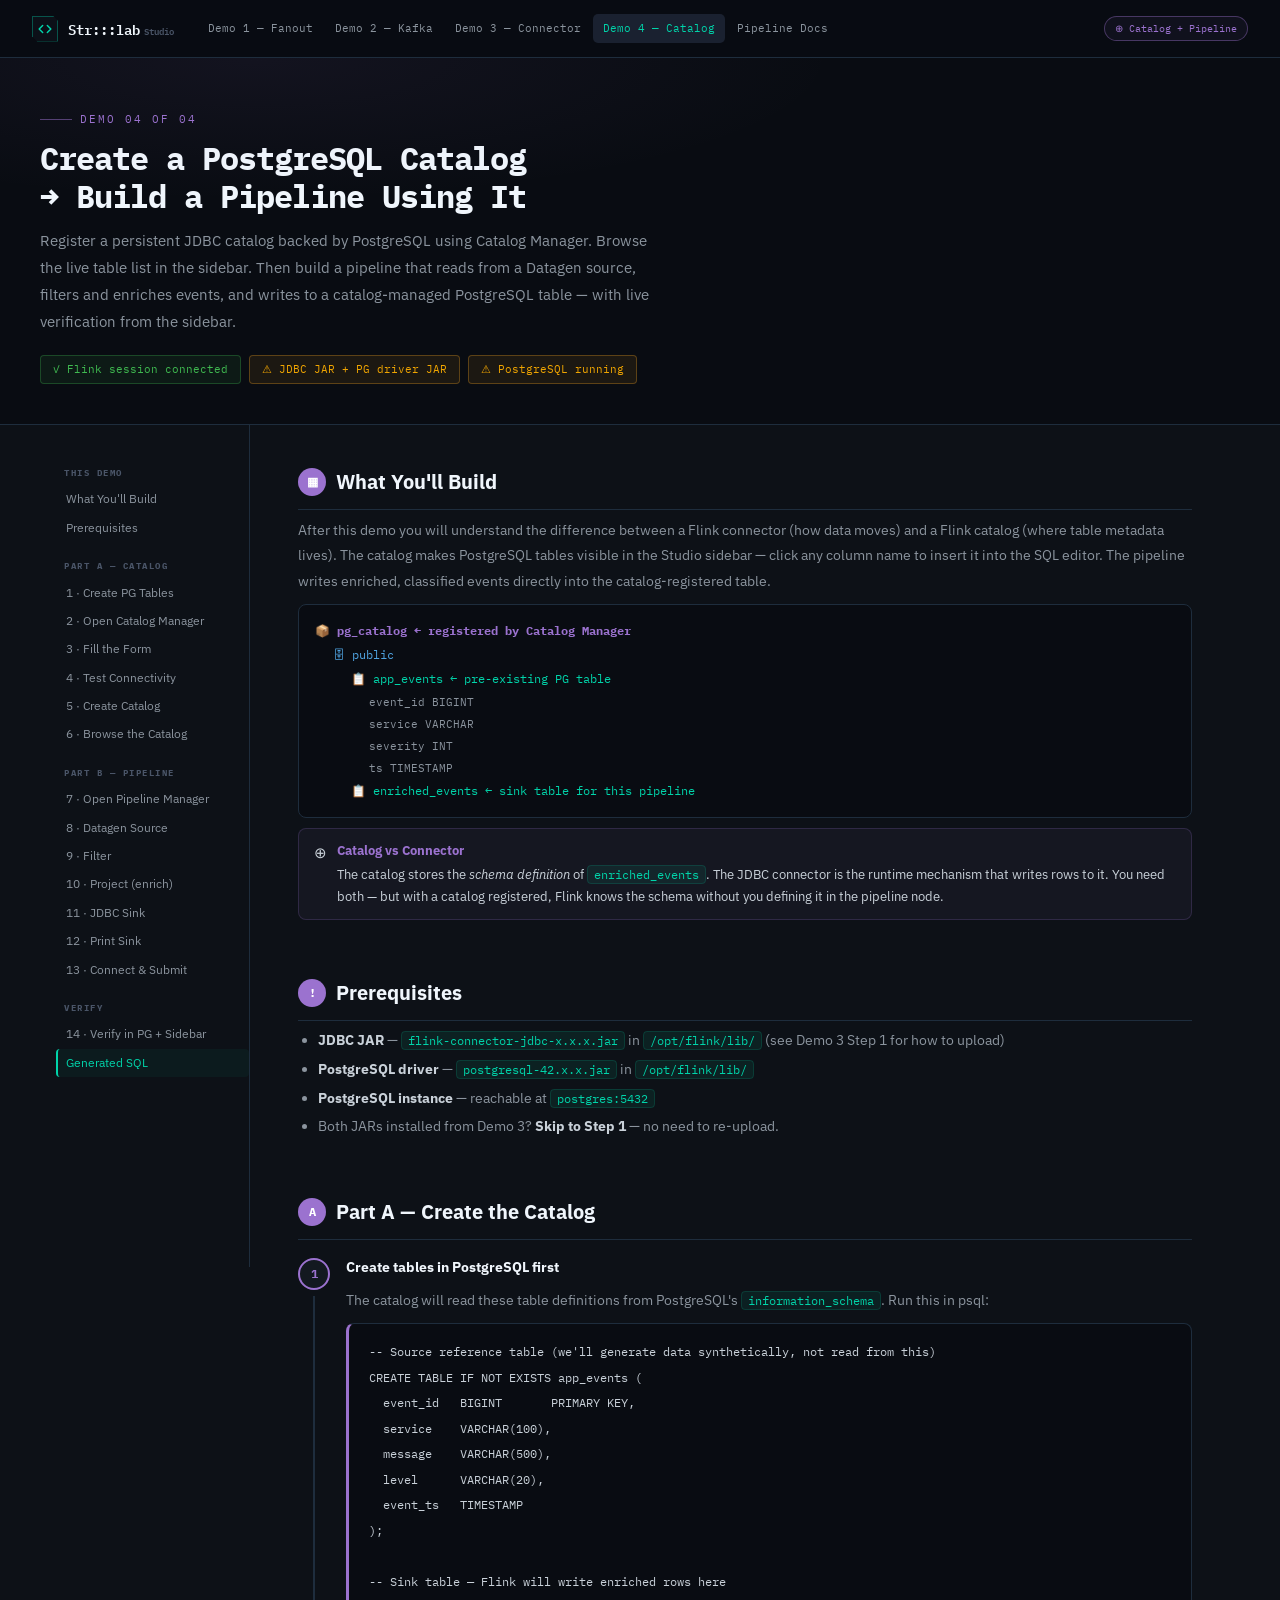
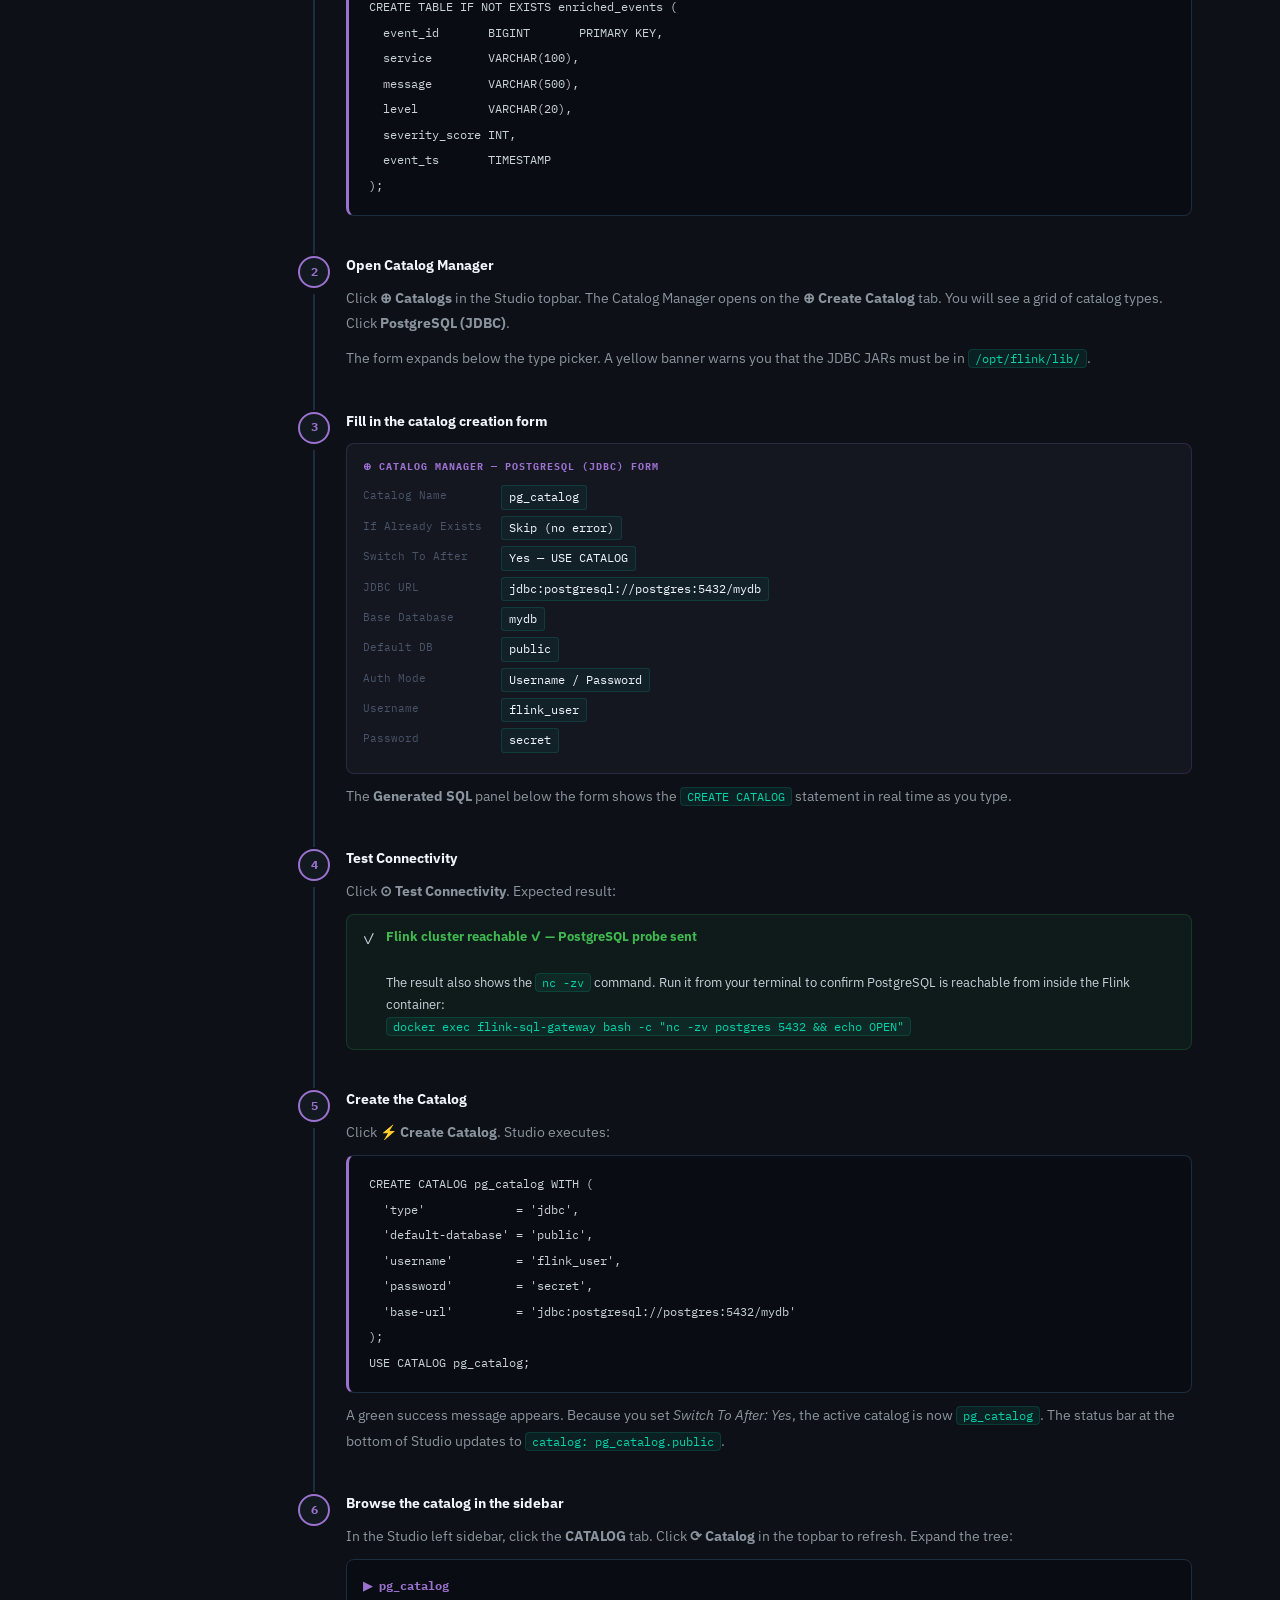
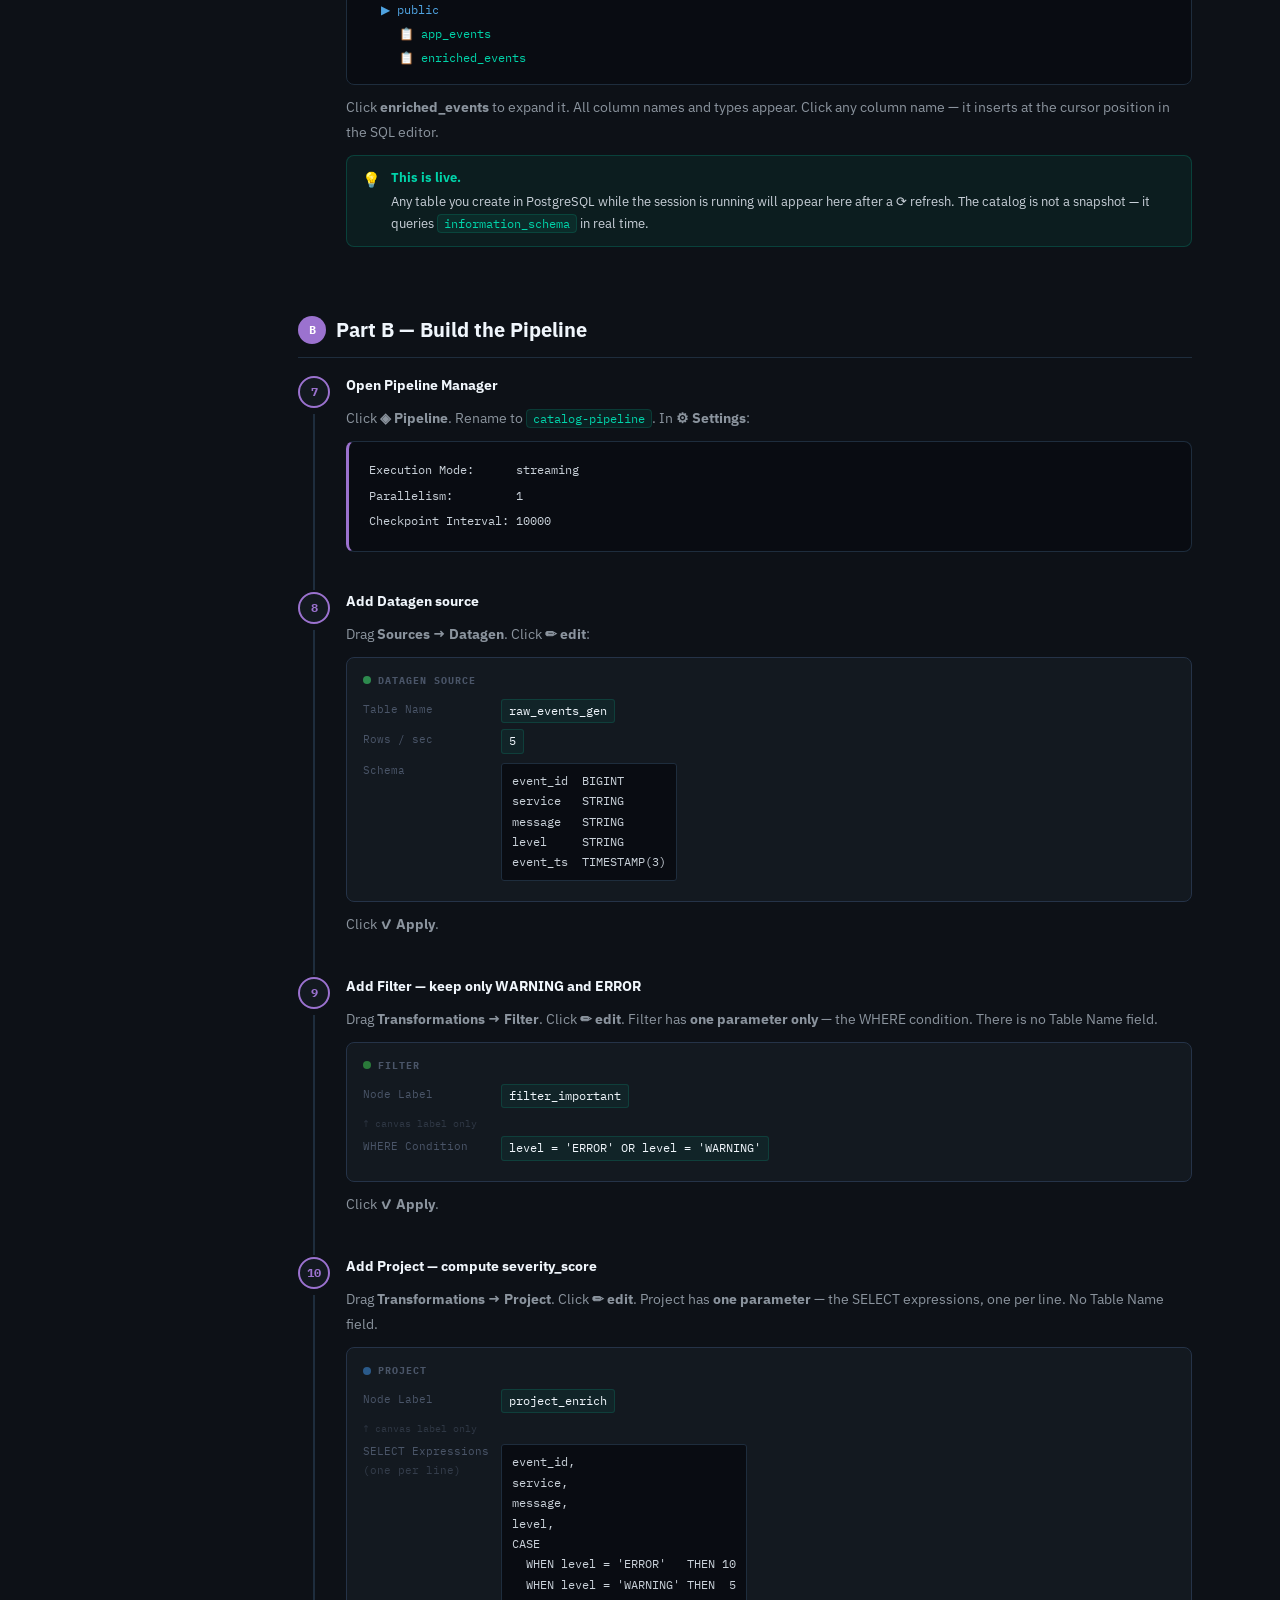
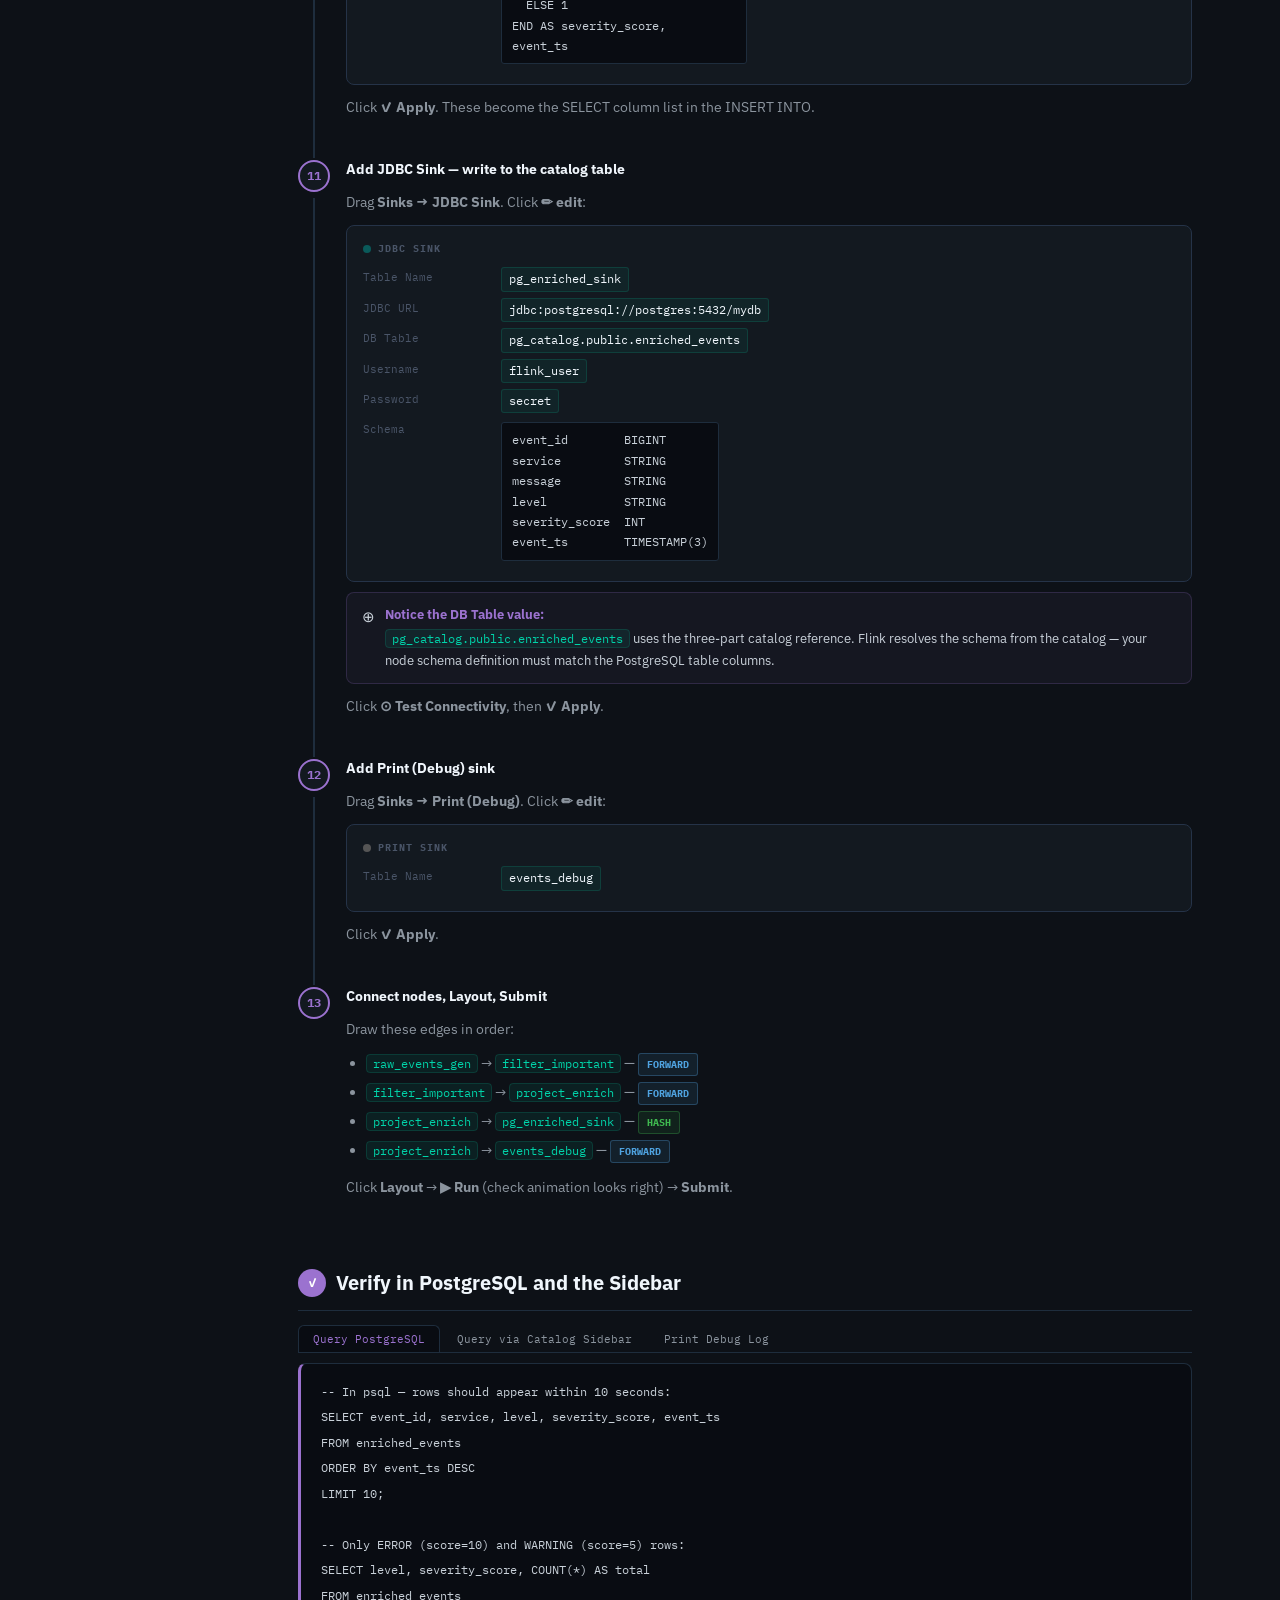
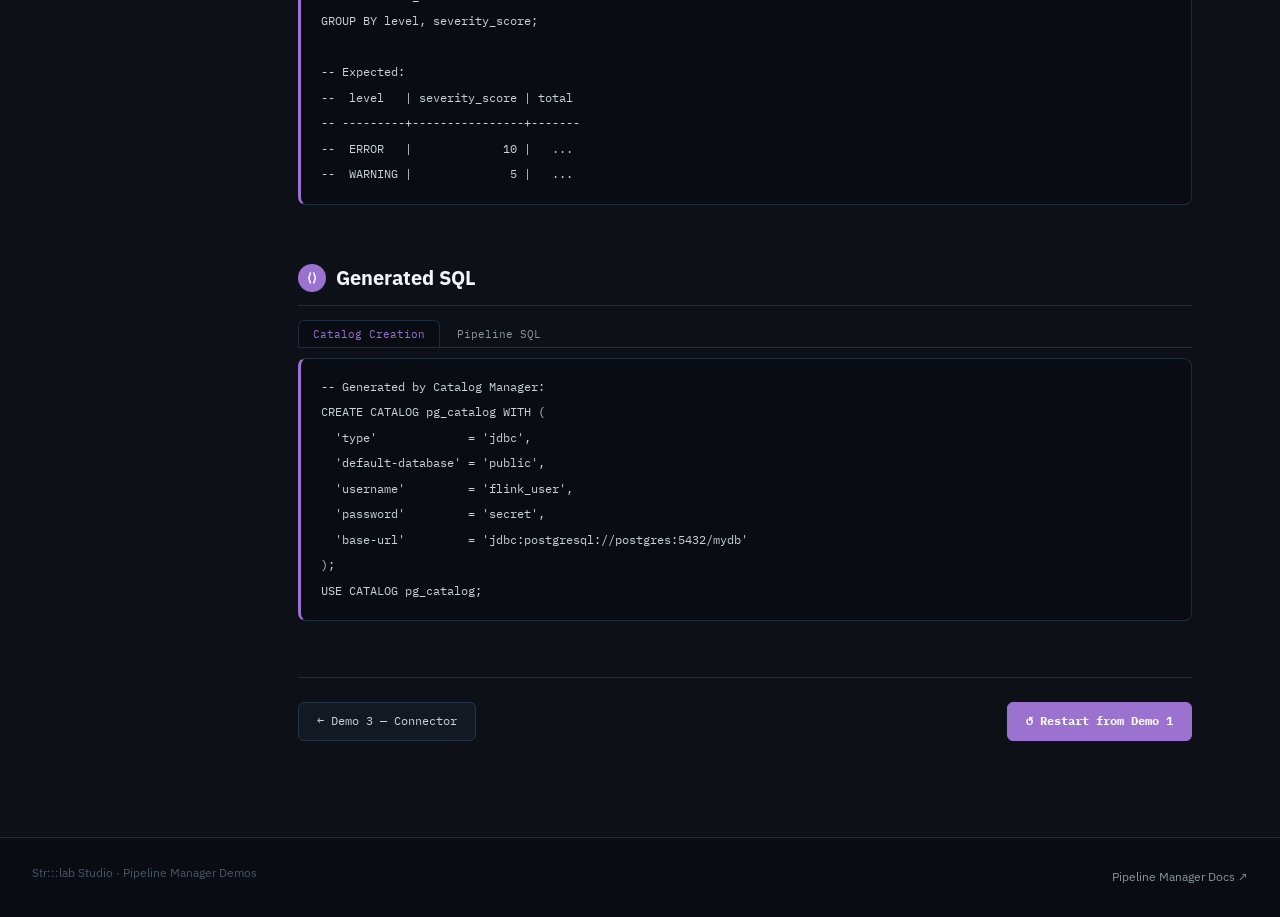
<file: examples/demo-04-catalog.html>
<!DOCTYPE html>
<html lang="en">
<head>
  <meta charset="UTF-8">
  <meta name="viewport" content="width=device-width, initial-scale=1.0">
  <title>Demo 4 — PostgreSQL Catalog → Pipeline · Str:::lab Studio</title>
  <link rel="icon" type="image/svg+xml" href="data:image/svg+xml,%3Csvg xmlns='http://www.w3.org/2000/svg' viewBox='0 0 32 32'%3E%3Crect width='32' height='32' rx='6' fill='%23090c12'/%3E%3Cpolyline points='20 24 28 16 20 8' fill='none' stroke='%2300d4aa' stroke-width='3' stroke-linecap='round' stroke-linejoin='round'/%3E%3Cpolyline points='12 8 4 16 12 24' fill='none' stroke='%2300d4aa' stroke-width='3' stroke-linecap='round' stroke-linejoin='round'/%3E%3C/svg%3E">
  <link rel="preconnect" href="https://fonts.googleapis.com">
  <link href="https://fonts.googleapis.com/css2?family=IBM+Plex+Mono:wght@400;500;600&family=IBM+Plex+Sans:wght@300;400;500;600;700&display=swap" rel="stylesheet">
  <style>
    :root{--bg0:#090c12;--bg1:#0d1117;--bg2:#131920;--bg3:#1a2130;--border:#1e2d3d;--border2:#253348;--accent:#00d4aa;--blue:#4fa3e0;--purple:#9b72cf;--orange:#f0a500;--red:#e05c5c;--green:#3fb950;--yellow:#f0a500;--text0:#f0f6fc;--text1:#c9d1d9;--text2:#8b949e;--text3:#4a5568;--mono:'IBM Plex Mono',monospace;--sans:'IBM Plex Sans',sans-serif;--radius:8px;--nav-h:58px;}
    *{box-sizing:border-box;margin:0;padding:0}html{scroll-behavior:smooth}body{font-family:var(--sans);background:var(--bg1);color:var(--text1);line-height:1.7;font-size:15px}a{color:var(--accent);text-decoration:none}a:hover{text-decoration:underline}::-webkit-scrollbar{width:6px}::-webkit-scrollbar-track{background:var(--bg1)}::-webkit-scrollbar-thumb{background:var(--border2);border-radius:3px}
    .nav{position:sticky;top:0;z-index:100;height:var(--nav-h);background:rgba(9,12,18,0.95);backdrop-filter:blur(12px);border-bottom:1px solid var(--border);display:flex;align-items:center;padding:0 32px;gap:0}
    .nav-logo{display:flex;align-items:center;gap:10px;margin-right:24px;text-decoration:none;flex-shrink:0}.logo-mark{width:26px;height:26px;background:#0c1018;border:1px solid rgba(0,212,170,0.35);clip-path:polygon(0 0,80% 0,100% 20%,100% 100%,20% 100%,0 80%);display:flex;align-items:center;justify-content:center}.logo-text{font-family:var(--mono);font-size:14px;font-weight:600;color:var(--text0)}.logo-ver{font-size:9px;color:var(--text3);margin-left:4px}
    .nav-demos{display:flex;align-items:center;gap:2px;flex:1;overflow-x:auto}.nav-demos a{font-size:11px;color:var(--text2);padding:5px 10px;border-radius:5px;white-space:nowrap;font-family:var(--mono)}.nav-demos a:hover,.nav-demos a.active{color:var(--text0);background:var(--bg3);text-decoration:none}.nav-demos a.active{color:var(--accent)}
    .demo-pill{font-family:var(--mono);font-size:10px;padding:3px 10px;border-radius:20px;border:1px solid rgba(155,114,207,0.4);color:var(--purple);background:rgba(155,114,207,0.06);margin-left:auto;flex-shrink:0}
    .hero{background:var(--bg0);padding:52px 40px 40px;border-bottom:1px solid var(--border);position:relative;overflow:hidden}
    .hero::before{content:'';position:absolute;inset:0;background:radial-gradient(ellipse 70% 60% at 20% 0%,rgba(155,114,207,0.07),transparent 65%);pointer-events:none}
    .demo-number{font-family:var(--mono);font-size:11px;color:var(--purple);letter-spacing:2px;text-transform:uppercase;margin-bottom:10px;display:flex;align-items:center;gap:8px}
    .demo-number::before{content:'';width:32px;height:1px;background:var(--purple);opacity:0.5}
    .hero-title{font-family:var(--mono);font-size:32px;font-weight:700;color:var(--text0);letter-spacing:-1px;line-height:1.2;margin-bottom:12px}
    .hero-sub{font-size:15px;color:var(--text2);max-width:620px;line-height:1.8;margin-bottom:20px}
    .prereq-strip{display:flex;gap:8px;flex-wrap:wrap}
    .prereq{display:inline-flex;align-items:center;gap:5px;padding:4px 12px;border-radius:4px;font-size:11px;font-family:var(--mono)}
    .prereq.ok{background:rgba(63,185,80,0.08);border:1px solid rgba(63,185,80,0.3);color:var(--green)}
    .prereq.need{background:rgba(245,166,35,0.08);border:1px solid rgba(245,166,35,0.3);color:var(--yellow)}
    .page{display:flex;max-width:1200px;margin:0 auto}
    .toc{width:210px;flex-shrink:0;position:sticky;top:var(--nav-h);height:calc(100vh - var(--nav-h));overflow-y:auto;padding:24px 0 24px 16px;border-right:1px solid var(--border)}
    .toc-label{font-size:9px;font-family:var(--mono);font-weight:700;color:var(--text3);letter-spacing:1.5px;text-transform:uppercase;padding:0 8px;margin-bottom:5px;display:block;margin-top:16px}
    .toc a{display:block;font-size:12px;color:var(--text2);padding:4px 8px;border-radius:4px;border-left:2px solid transparent;transition:all .12s}.toc a:hover{color:var(--text0);text-decoration:none}.toc a.active{color:var(--accent);border-left-color:var(--accent);background:rgba(0,212,170,0.05)}
    .content{flex:1;min-width:0;padding:40px 48px 96px}
    .section{margin-bottom:56px}
    h2{font-size:20px;font-weight:700;color:var(--text0);margin-bottom:8px;padding-bottom:10px;border-bottom:1px solid var(--border);display:flex;align-items:center;gap:10px}
    .sn{width:28px;height:28px;border-radius:50%;background:var(--purple);display:flex;align-items:center;justify-content:center;font-family:var(--mono);font-size:12px;font-weight:700;color:#fff;flex-shrink:0}
    h3{font-size:15px;font-weight:600;color:var(--text0);margin:22px 0 8px}
    p{color:var(--text2);margin-bottom:10px;font-size:14px;line-height:1.8}
    ul{margin:6px 0 12px 20px}li{font-size:14px;color:var(--text2);margin-bottom:5px;line-height:1.7}li strong{color:var(--text1)}
    code{font-family:var(--mono);font-size:12px;color:var(--accent);background:rgba(0,212,170,0.08);border:1px solid rgba(0,212,170,0.15);padding:1px 6px;border-radius:4px}
    pre{background:var(--bg0);border:1px solid var(--border);border-left:3px solid var(--purple);border-radius:var(--radius);padding:16px 20px;overflow-x:auto;margin:10px 0}pre code{background:none;border:none;padding:0;font-size:12px;color:var(--text1);line-height:1.7}
    .callout{border-radius:var(--radius);padding:11px 15px;margin:10px 0;font-size:13px;line-height:1.7;display:flex;gap:10px}
    .callout-icon{font-size:15px;flex-shrink:0}.callout-body{flex:1}.callout-body strong{display:block;margin-bottom:2px}
    .callout.tip{background:rgba(0,212,170,0.06);border:1px solid rgba(0,212,170,0.2)}.callout.tip strong{color:var(--accent)}
    .callout.warn{background:rgba(245,166,35,0.06);border:1px solid rgba(245,166,35,0.2)}.callout.warn strong{color:var(--yellow)}
    .callout.info{background:rgba(79,163,224,0.06);border:1px solid rgba(79,163,224,0.2)}.callout.info strong{color:var(--blue)}
    .callout.ok{background:rgba(63,185,80,0.06);border:1px solid rgba(63,185,80,0.2)}.callout.ok strong{color:var(--green)}
    .callout.purple{background:rgba(155,114,207,0.06);border:1px solid rgba(155,114,207,0.2)}.callout.purple strong{color:var(--purple)}
    .steps{margin:16px 0}
    .step{display:flex;gap:16px;margin-bottom:0;position:relative}
    .step+.step{margin-top:28px}
    .step::before{content:'';position:absolute;left:15px;top:40px;width:2px;bottom:-28px;background:var(--border);z-index:0}
    .step:last-child::before{display:none}
    .step-num{width:32px;height:32px;border-radius:50%;background:var(--bg2);border:2px solid var(--purple);display:flex;align-items:center;justify-content:center;font-family:var(--mono);font-size:12px;font-weight:700;color:var(--purple);flex-shrink:0;z-index:1;margin-top:2px}
    .step-body{flex:1;min-width:0}
    .step-body h4{font-size:14px;font-weight:700;color:var(--text0);margin:0 0 8px}
    .node-config{background:var(--bg2);border:1px solid var(--border2);border-radius:var(--radius);padding:14px 16px;margin:10px 0}
    .node-config-title{font-size:10px;font-family:var(--mono);font-weight:700;color:var(--text3);text-transform:uppercase;letter-spacing:1px;margin-bottom:10px;display:flex;align-items:center;gap:7px}
    .node-config-title span{width:8px;height:8px;border-radius:50%;display:inline-block;flex-shrink:0}
    .cat-form{background:rgba(155,114,207,0.05);border:1px solid rgba(155,114,207,0.2);border-radius:var(--radius);padding:14px 16px;margin:10px 0}
    .cat-form-title{font-size:10px;font-family:var(--mono);font-weight:700;color:var(--purple);text-transform:uppercase;letter-spacing:1px;margin-bottom:10px}
    .field-row{display:flex;margin-bottom:6px;gap:8px;font-size:13px}
    .field-key{color:var(--text3);font-family:var(--mono);font-size:11px;min-width:130px;flex-shrink:0;padding-top:1px}
    .field-val{color:var(--text0);font-family:var(--mono);font-size:12px;background:rgba(0,212,170,0.06);border:1px solid rgba(0,212,170,0.15);padding:1px 7px;border-radius:3px}
    .field-val.schema{display:block;white-space:pre;background:var(--bg0);border-color:var(--border);color:var(--text1);padding:7px 10px;margin-top:3px;line-height:1.7}
    .edge-tag{display:inline-flex;align-items:center;gap:4px;padding:2px 8px;border-radius:3px;font-size:10px;font-family:var(--mono);font-weight:700}
    .edge-forward{background:rgba(79,163,224,0.1);border:1px solid rgba(79,163,224,0.3);color:#4fa3e0}
    .edge-hash{background:rgba(63,185,80,0.1);border:1px solid rgba(63,185,80,0.3);color:var(--green)}
    .catalog-tree{background:var(--bg0);border:1px solid var(--border);border-radius:var(--radius);padding:14px 16px;font-family:var(--mono);font-size:12px;line-height:2;margin:10px 0}
    .tree-cat{color:var(--purple);font-weight:700}
    .tree-db{color:var(--blue);margin-left:18px}
    .tree-tbl{color:var(--accent);margin-left:36px}
    .tree-col{color:var(--text2);margin-left:54px;font-size:11px}
    .tab-group{margin:14px 0}.tab-nav{display:flex;gap:2px;border-bottom:1px solid var(--border);margin-bottom:-1px}
    .tab-btn{font-family:var(--mono);font-size:11px;padding:6px 14px;border-radius:6px 6px 0 0;border:1px solid transparent;border-bottom:none;background:transparent;color:var(--text2);cursor:pointer}
    .tab-btn.active{background:var(--bg0);border-color:var(--border);color:var(--purple);border-bottom-color:var(--bg0)}.tab-pane{display:none;padding-top:1px}.tab-pane.active{display:block}
    footer{border-top:1px solid var(--border);background:var(--bg0);padding:24px 32px;display:flex;align-items:center;justify-content:space-between}footer p{font-size:12px;color:var(--text3)}footer a{color:var(--text2);font-size:12px}
    .demo-nav-bottom{display:flex;gap:12px;justify-content:space-between;margin-top:40px;padding-top:24px;border-top:1px solid var(--border)}
    .demo-nav-btn{font-family:var(--mono);font-size:12px;padding:8px 18px;border-radius:6px;border:1px solid var(--border2);background:var(--bg2);color:var(--text1);text-decoration:none;display:inline-flex;align-items:center;gap:6px}
    .demo-nav-btn.primary{background:var(--purple);color:#fff;border-color:var(--purple);font-weight:700}
    @media(max-width:900px){.toc{display:none}.content{padding:24px 16px 64px}.hero-title{font-size:24px}}
  </style>
</head>
<body>

<nav class="nav">
  <a href="index.html" class="nav-logo">
    <div class="logo-mark"><svg width="14" height="14" viewBox="0 0 24 24" fill="none" stroke="#00d4aa" stroke-width="2.5" stroke-linecap="round" stroke-linejoin="round"><polyline points="16 18 22 12 16 6"/><polyline points="8 6 2 12 8 18"/></svg></div>
    <span class="logo-text">Str:::lab<span class="logo-ver">Studio</span></span>
  </a>
  <div class="nav-demos">
    <a href="demo-01-fanout.html">Demo 1 — Fanout</a>
    <a href="demo-02-kafka.html">Demo 2 — Kafka</a>
    <a href="demo-03-connector.html">Demo 3 — Connector</a>
    <a href="demo-04-catalog.html" class="active">Demo 4 — Catalog</a>
    <a href="docs-pipeline.html">Pipeline Docs</a>
  </div>
  <span class="demo-pill">⊕ Catalog + Pipeline</span>
</nav>

<div class="hero">
  <div class="demo-number">Demo 04 of 04</div>
  <h1 class="hero-title">Create a PostgreSQL Catalog<br>→ Build a Pipeline Using It</h1>
  <p class="hero-sub">Register a persistent JDBC catalog backed by PostgreSQL using Catalog Manager. Browse the live table list in the sidebar. Then build a pipeline that reads from a Datagen source, filters and enriches events, and writes to a catalog-managed PostgreSQL table — with live verification from the sidebar.</p>
  <div class="prereq-strip">
    <span class="prereq ok">✓ Flink session connected</span>
    <span class="prereq need">⚠ JDBC JAR + PG driver JAR</span>
    <span class="prereq need">⚠ PostgreSQL running</span>
  </div>
</div>

<div class="page">
  <aside class="toc">
    <span class="toc-label">This Demo</span>
    <a href="#overview">What You'll Build</a>
    <a href="#prereqs">Prerequisites</a>
    <span class="toc-label">Part A — Catalog</span>
    <a href="#step-pg-setup">1 · Create PG Tables</a>
    <a href="#step-catalog-mgr">2 · Open Catalog Manager</a>
    <a href="#step-catalog-form">3 · Fill the Form</a>
    <a href="#step-test">4 · Test Connectivity</a>
    <a href="#step-create">5 · Create Catalog</a>
    <a href="#step-browse">6 · Browse the Catalog</a>
    <span class="toc-label">Part B — Pipeline</span>
    <a href="#step-open">7 · Open Pipeline Manager</a>
    <a href="#step-source">8 · Datagen Source</a>
    <a href="#step-filter">9 · Filter</a>
    <a href="#step-project">10 · Project (enrich)</a>
    <a href="#step-jdbc">11 · JDBC Sink</a>
    <a href="#step-print">12 · Print Sink</a>
    <a href="#step-connect">13 · Connect &amp; Submit</a>
    <span class="toc-label">Verify</span>
    <a href="#verify">14 · Verify in PG + Sidebar</a>
    <a href="#generated-sql">Generated SQL</a>
  </aside>

  <main class="content">

    <section class="section" id="overview">
      <h2><span class="sn">▦</span> What You'll Build</h2>
      <p>After this demo you will understand the difference between a Flink connector (how data moves) and a Flink catalog (where table metadata lives). The catalog makes PostgreSQL tables visible in the Studio sidebar — click any column name to insert it into the SQL editor. The pipeline writes enriched, classified events directly into the catalog-registered table.</p>

      <div class="catalog-tree">
        <div class="tree-cat">📦 pg_catalog  ← registered by Catalog Manager</div>
        <div class="tree-db">🗄 public</div>
        <div class="tree-tbl">📋 app_events  ← pre-existing PG table</div>
        <div class="tree-col">event_id   BIGINT</div>
        <div class="tree-col">service    VARCHAR</div>
        <div class="tree-col">severity   INT</div>
        <div class="tree-col">ts         TIMESTAMP</div>
        <div class="tree-tbl">📋 enriched_events  ← sink table for this pipeline</div>
      </div>

      <div class="callout purple">
        <span class="callout-icon">⊕</span>
        <div class="callout-body"><strong>Catalog vs Connector</strong> The catalog stores the <em>schema definition</em> of <code>enriched_events</code>. The JDBC connector is the runtime mechanism that writes rows to it. You need both — but with a catalog registered, Flink knows the schema without you defining it in the pipeline node.</div>
      </div>
    </section>

    <section class="section" id="prereqs">
      <h2><span class="sn">!</span> Prerequisites</h2>
      <ul>
        <li><strong>JDBC JAR</strong> — <code>flink-connector-jdbc-x.x.x.jar</code> in <code>/opt/flink/lib/</code> (see Demo 3 Step 1 for how to upload)</li>
        <li><strong>PostgreSQL driver</strong> — <code>postgresql-42.x.x.jar</code> in <code>/opt/flink/lib/</code></li>
        <li><strong>PostgreSQL instance</strong> — reachable at <code>postgres:5432</code></li>
        <li>Both JARs installed from Demo 3? <strong>Skip to Step 1</strong> — no need to re-upload.</li>
      </ul>
    </section>

    <!-- PART A -->
    <section class="section" id="step-pg-setup">
      <h2><span class="sn">A</span> Part A — Create the Catalog</h2>

      <div class="steps">
        <div class="step" id="step-pg-setup">
          <div class="step-num">1</div>
          <div class="step-body">
            <h4>Create tables in PostgreSQL first</h4>
            <p>The catalog will read these table definitions from PostgreSQL's <code>information_schema</code>. Run this in psql:</p>
            <pre><code>-- Source reference table (we'll generate data synthetically, not read from this)
CREATE TABLE IF NOT EXISTS app_events (
  event_id   BIGINT       PRIMARY KEY,
  service    VARCHAR(100),
  message    VARCHAR(500),
  level      VARCHAR(20),
  event_ts   TIMESTAMP
);

-- Sink table — Flink will write enriched rows here
CREATE TABLE IF NOT EXISTS enriched_events (
  event_id       BIGINT       PRIMARY KEY,
  service        VARCHAR(100),
  message        VARCHAR(500),
  level          VARCHAR(20),
  severity_score INT,
  event_ts       TIMESTAMP
);</code></pre>
          </div>
        </div>

        <div class="step" id="step-catalog-mgr">
          <div class="step-num">2</div>
          <div class="step-body">
            <h4>Open Catalog Manager</h4>
            <p>Click <strong>⊕ Catalogs</strong> in the Studio topbar. The Catalog Manager opens on the <strong>⊕ Create Catalog</strong> tab. You will see a grid of catalog types. Click <strong>PostgreSQL (JDBC)</strong>.</p>
            <p>The form expands below the type picker. A yellow banner warns you that the JDBC JARs must be in <code>/opt/flink/lib/</code>.</p>
          </div>
        </div>

        <div class="step" id="step-catalog-form">
          <div class="step-num">3</div>
          <div class="step-body">
            <h4>Fill in the catalog creation form</h4>
            <div class="cat-form">
              <div class="cat-form-title">⊕ Catalog Manager — PostgreSQL (JDBC) form</div>
              <div class="field-row"><span class="field-key">Catalog Name</span><span class="field-val">pg_catalog</span></div>
              <div class="field-row"><span class="field-key">If Already Exists</span><span class="field-val">Skip (no error)</span></div>
              <div class="field-row"><span class="field-key">Switch To After</span><span class="field-val">Yes — USE CATALOG</span></div>
              <div class="field-row"><span class="field-key">JDBC URL</span><span class="field-val">jdbc:postgresql://postgres:5432/mydb</span></div>
              <div class="field-row"><span class="field-key">Base Database</span><span class="field-val">mydb</span></div>
              <div class="field-row"><span class="field-key">Default DB</span><span class="field-val">public</span></div>
              <div class="field-row"><span class="field-key">Auth Mode</span><span class="field-val">Username / Password</span></div>
              <div class="field-row"><span class="field-key">Username</span><span class="field-val">flink_user</span></div>
              <div class="field-row"><span class="field-key">Password</span><span class="field-val">secret</span></div>
            </div>
            <p>The <strong>Generated SQL</strong> panel below the form shows the <code>CREATE CATALOG</code> statement in real time as you type.</p>
          </div>
        </div>

        <div class="step" id="step-test">
          <div class="step-num">4</div>
          <div class="step-body">
            <h4>Test Connectivity</h4>
            <p>Click <strong>⊙ Test Connectivity</strong>. Expected result:</p>
            <div class="callout ok">
              <span class="callout-icon">✓</span>
              <div class="callout-body"><strong>Flink cluster reachable ✓ — PostgreSQL probe sent</strong><br>The result also shows the <code>nc -zv</code> command. Run it from your terminal to confirm PostgreSQL is reachable from inside the Flink container:<br><code>docker exec flink-sql-gateway bash -c "nc -zv postgres 5432 &amp;&amp; echo OPEN"</code></div>
            </div>
          </div>
        </div>

        <div class="step" id="step-create">
          <div class="step-num">5</div>
          <div class="step-body">
            <h4>Create the Catalog</h4>
            <p>Click <strong>⚡ Create Catalog</strong>. Studio executes:</p>
            <pre><code>CREATE CATALOG pg_catalog WITH (
  'type'             = 'jdbc',
  'default-database' = 'public',
  'username'         = 'flink_user',
  'password'         = 'secret',
  'base-url'         = 'jdbc:postgresql://postgres:5432/mydb'
);
USE CATALOG pg_catalog;</code></pre>
            <p>A green success message appears. Because you set <em>Switch To After: Yes</em>, the active catalog is now <code>pg_catalog</code>. The status bar at the bottom of Studio updates to <code>catalog: pg_catalog.public</code>.</p>
          </div>
        </div>

        <div class="step" id="step-browse">
          <div class="step-num">6</div>
          <div class="step-body">
            <h4>Browse the catalog in the sidebar</h4>
            <p>In the Studio left sidebar, click the <strong>CATALOG</strong> tab. Click <strong>⟳ Catalog</strong> in the topbar to refresh. Expand the tree:</p>
            <div class="catalog-tree">
              <div class="tree-cat">▶ pg_catalog</div>
              <div class="tree-db">▶ public</div>
              <div class="tree-tbl">📋 app_events</div>
              <div class="tree-tbl">📋 enriched_events</div>
            </div>
            <p>Click <strong>enriched_events</strong> to expand it. All column names and types appear. Click any column name — it inserts at the cursor position in the SQL editor.</p>
            <div class="callout tip">
              <span class="callout-icon">💡</span>
              <div class="callout-body"><strong>This is live.</strong> Any table you create in PostgreSQL while the session is running will appear here after a ⟳ refresh. The catalog is not a snapshot — it queries <code>information_schema</code> in real time.</div>
            </div>
          </div>
        </div>
      </div>
    </section>

    <!-- PART B -->
    <section class="section" id="step-open">
      <h2><span class="sn">B</span> Part B — Build the Pipeline</h2>

      <div class="steps">
        <div class="step" id="step-open">
          <div class="step-num">7</div>
          <div class="step-body">
            <h4>Open Pipeline Manager</h4>
            <p>Click <strong>◈ Pipeline</strong>. Rename to <code>catalog-pipeline</code>. In <strong>⚙ Settings</strong>:</p>
            <pre><code>Execution Mode:      streaming
Parallelism:         1
Checkpoint Interval: 10000</code></pre>
          </div>
        </div>

        <div class="step" id="step-source">
          <div class="step-num">8</div>
          <div class="step-body">
            <h4>Add Datagen source</h4>
            <p>Drag <strong>Sources → Datagen</strong>. Click <strong>✏ edit</strong>:</p>
            <div class="node-config">
              <div class="node-config-title"><span style="background:#2d8a4e"></span>Datagen Source</div>
              <div class="field-row"><span class="field-key">Table Name</span><span class="field-val">raw_events_gen</span></div>
              <div class="field-row"><span class="field-key">Rows / sec</span><span class="field-val">5</span></div>
              <div class="field-row"><span class="field-key">Schema</span><span class="field-val schema">event_id  BIGINT
service   STRING
message   STRING
level     STRING
event_ts  TIMESTAMP(3)</span></div>
            </div>
            <p>Click <strong>✓ Apply</strong>.</p>
          </div>
        </div>

        <div class="step" id="step-filter">
          <div class="step-num">9</div>
          <div class="step-body">
            <h4>Add Filter — keep only WARNING and ERROR</h4>
            <p>Drag <strong>Transformations → Filter</strong>. Click <strong>✏ edit</strong>. Filter has <strong>one parameter only</strong> — the WHERE condition. There is no Table Name field.</p>
            <div class="node-config">
              <div class="node-config-title"><span style="background:#2a7a3a"></span>Filter</div>
              <div class="field-row"><span class="field-key">Node Label</span><span class="field-val">filter_important</span></div>
              <div class="field-row" style="opacity:0.5;margin-bottom:4px"><span class="field-key" style="font-size:10px">↑ canvas label only</span></div>
              <div class="field-row"><span class="field-key">WHERE Condition</span><span class="field-val">level = 'ERROR' OR level = 'WARNING'</span></div>
            </div>
            <p>Click <strong>✓ Apply</strong>.</p>
          </div>
        </div>

        <div class="step" id="step-project">
          <div class="step-num">10</div>
          <div class="step-body">
            <h4>Add Project — compute severity_score</h4>
            <p>Drag <strong>Transformations → Project</strong>. Click <strong>✏ edit</strong>. Project has <strong>one parameter</strong> — the SELECT expressions, one per line. No Table Name field.</p>
            <div class="node-config">
              <div class="node-config-title"><span style="background:#2a5a8a"></span>Project</div>
              <div class="field-row"><span class="field-key">Node Label</span><span class="field-val">project_enrich</span></div>
              <div class="field-row" style="opacity:0.5;margin-bottom:4px"><span class="field-key" style="font-size:10px">↑ canvas label only</span></div>
              <div class="field-row"><span class="field-key">SELECT Expressions<br><span style="font-weight:400;opacity:0.6">(one per line)</span></span><span class="field-val schema">event_id,
service,
message,
level,
CASE
  WHEN level = 'ERROR'   THEN 10
  WHEN level = 'WARNING' THEN  5
  ELSE 1
END AS severity_score,
event_ts</span></div>
            </div>
            <p>Click <strong>✓ Apply</strong>. These become the SELECT column list in the INSERT INTO.</p>
          </div>
        </div>

        <div class="step" id="step-jdbc">
          <div class="step-num">11</div>
          <div class="step-body">
            <h4>Add JDBC Sink — write to the catalog table</h4>
            <p>Drag <strong>Sinks → JDBC Sink</strong>. Click <strong>✏ edit</strong>:</p>
            <div class="node-config">
              <div class="node-config-title"><span style="background:#0a5a5a"></span>JDBC Sink</div>
              <div class="field-row"><span class="field-key">Table Name</span><span class="field-val">pg_enriched_sink</span></div>
              <div class="field-row"><span class="field-key">JDBC URL</span><span class="field-val">jdbc:postgresql://postgres:5432/mydb</span></div>
              <div class="field-row"><span class="field-key">DB Table</span><span class="field-val">pg_catalog.public.enriched_events</span></div>
              <div class="field-row"><span class="field-key">Username</span><span class="field-val">flink_user</span></div>
              <div class="field-row"><span class="field-key">Password</span><span class="field-val">secret</span></div>
              <div class="field-row"><span class="field-key">Schema</span><span class="field-val schema">event_id        BIGINT
service         STRING
message         STRING
level           STRING
severity_score  INT
event_ts        TIMESTAMP(3)</span></div>
            </div>
            <div class="callout purple">
              <span class="callout-icon">⊕</span>
              <div class="callout-body"><strong>Notice the DB Table value:</strong> <code>pg_catalog.public.enriched_events</code> uses the three-part catalog reference. Flink resolves the schema from the catalog — your node schema definition must match the PostgreSQL table columns.</div>
            </div>
            <p>Click <strong>⊙ Test Connectivity</strong>, then <strong>✓ Apply</strong>.</p>
          </div>
        </div>

        <div class="step" id="step-print">
          <div class="step-num">12</div>
          <div class="step-body">
            <h4>Add Print (Debug) sink</h4>
            <p>Drag <strong>Sinks → Print (Debug)</strong>. Click <strong>✏ edit</strong>:</p>
            <div class="node-config">
              <div class="node-config-title"><span style="background:#555"></span>Print Sink</div>
              <div class="field-row"><span class="field-key">Table Name</span><span class="field-val">events_debug</span></div>
            </div>
            <p>Click <strong>✓ Apply</strong>.</p>
          </div>
        </div>

        <div class="step" id="step-connect">
          <div class="step-num">13</div>
          <div class="step-body">
            <h4>Connect nodes, Layout, Submit</h4>
            <p>Draw these edges in order:</p>
            <ul>
              <li><code>raw_events_gen</code> → <code>filter_important</code> — <span class="edge-tag edge-forward">FORWARD</span></li>
              <li><code>filter_important</code> → <code>project_enrich</code> — <span class="edge-tag edge-forward">FORWARD</span></li>
              <li><code>project_enrich</code> → <code>pg_enriched_sink</code> — <span class="edge-tag edge-hash">HASH</span></li>
              <li><code>project_enrich</code> → <code>events_debug</code> — <span class="edge-tag edge-forward">FORWARD</span></li>
            </ul>
            <p>Click <strong>Layout</strong> → <strong>▶ Run</strong> (check animation looks right) → <strong>Submit</strong>.</p>
          </div>
        </div>
      </div>
    </section>

    <section class="section" id="verify">
      <h2><span class="sn">✓</span> Verify in PostgreSQL and the Sidebar</h2>
      <div class="tab-group">
        <div class="tab-nav">
          <button class="tab-btn active" onclick="switchTab(this,'v4-pg')">Query PostgreSQL</button>
          <button class="tab-btn" onclick="switchTab(this,'v4-sidebar')">Query via Catalog Sidebar</button>
          <button class="tab-btn" onclick="switchTab(this,'v4-log')">Print Debug Log</button>
        </div>
        <div id="v4-pg" class="tab-pane active">
      <pre><code>-- In psql — rows should appear within 10 seconds:
SELECT event_id, service, level, severity_score, event_ts
FROM enriched_events
ORDER BY event_ts DESC
LIMIT 10;

-- Only ERROR (score=10) and WARNING (score=5) rows:
SELECT level, severity_score, COUNT(*) AS total
FROM enriched_events
GROUP BY level, severity_score;

-- Expected:
--  level   | severity_score | total
-- ---------+----------------+-------
--  ERROR   |             10 |   ...
--  WARNING |              5 |   ...</code></pre>
        </div>
        <div id="v4-sidebar" class="tab-pane">
          <p style="font-size:13px;color:var(--text2);margin:10px 0 6px">From Studio, run these queries using the catalog:</p>
          <pre><code>-- Make sure we are in the catalog context:
USE CATALOG pg_catalog;
USE public;

-- Query the sink table directly through the catalog:
SELECT level, severity_score, service
FROM enriched_events
ORDER BY event_ts DESC
LIMIT 20;

-- The catalog sidebar lets you click column names to insert them.
-- Try: click "severity_score" in the sidebar tree —
-- it inserts at your cursor position in the editor.</code></pre>
          <div class="callout tip">
            <span class="callout-icon">💡</span>
            <div class="callout-body"><strong>No CREATE TABLE needed.</strong> Because <code>pg_catalog</code> is registered, you can SELECT from <code>enriched_events</code> directly — Flink reads the schema from the catalog. There is no need to write any DDL in the SQL editor.</div>
          </div>
        </div>
        <div id="v4-log" class="tab-pane">
      <pre><code>-- Check TaskManager log for print debug output:
docker logs flink-taskmanager --follow --tail=20

-- Rows look like (event_id, service, message, level, severity_score, ts):
-- +I[1234, svc-auth, ..., ERROR, 10, 2026-...]
-- +I[5678, svc-api,  ..., WARNING, 5, 2026-...]</code></pre>
        </div>
      </div>
    </section>

    <section class="section" id="generated-sql">
      <h2><span class="sn">⟨⟩</span> Generated SQL</h2>
      <div class="tab-group">
        <div class="tab-nav">
          <button class="tab-btn active" onclick="switchTab(this,'sql4-cat')">Catalog Creation</button>
          <button class="tab-btn" onclick="switchTab(this,'sql4-pipe')">Pipeline SQL</button>
        </div>
        <div id="sql4-cat" class="tab-pane active"><pre><code>-- Generated by Catalog Manager:
CREATE CATALOG pg_catalog WITH (
  'type'             = 'jdbc',
  'default-database' = 'public',
  'username'         = 'flink_user',
  'password'         = 'secret',
  'base-url'         = 'jdbc:postgresql://postgres:5432/mydb'
);
USE CATALOG pg_catalog;</code></pre></div>
        <div id="sql4-pipe" class="tab-pane"><pre><code>-- Generated by Pipeline Manager on Submit:
SET 'execution.runtime-mode'           = 'streaming';
SET 'parallelism.default'              = '1';
SET 'execution.checkpointing.interval' = '10000';

CREATE TABLE IF NOT EXISTS raw_events_gen (
  event_id  BIGINT,
  service   STRING,
  message   STRING,
  level     STRING,
  event_ts  TIMESTAMP(3)
) WITH (
  'connector'       = 'datagen',
  'rows-per-second' = '5'
);

CREATE TABLE IF NOT EXISTS pg_enriched_sink (
  event_id        BIGINT,
  service         STRING,
  message         STRING,
  level           STRING,
  severity_score  INT,
  event_ts        TIMESTAMP(3),
  PRIMARY KEY (event_id) NOT ENFORCED
) WITH (
  'connector'  = 'jdbc',
  'url'        = 'jdbc:postgresql://postgres:5432/mydb',
  'table-name' = 'pg_catalog.public.enriched_events',
  'username'   = 'flink_user',
  'password'   = 'secret'
);

CREATE TABLE IF NOT EXISTS events_debug (
  event_id        BIGINT,
  service         STRING,
  message         STRING,
  level           STRING,
  severity_score  INT,
  event_ts        TIMESTAMP(3)
) WITH ( 'connector' = 'print' );

INSERT INTO pg_enriched_sink
SELECT
  event_id, service, message, level,
  CASE
    WHEN level = 'ERROR'   THEN 10
    WHEN level = 'WARNING' THEN  5
    ELSE 1
  END AS severity_score,
  event_ts
FROM raw_events_gen
WHERE level = 'ERROR' OR level = 'WARNING';

INSERT INTO events_debug
SELECT
  event_id, service, message, level,
  CASE
    WHEN level = 'ERROR'   THEN 10
    WHEN level = 'WARNING' THEN  5
    ELSE 1
  END AS severity_score,
  event_ts
FROM raw_events_gen
WHERE level = 'ERROR' OR level = 'WARNING';</code></pre></div>
      </div>
    </section>

    <div class="demo-nav-bottom">
      <a href="demo-03-connector.html" class="demo-nav-btn">← Demo 3 — Connector</a>
      <a href="demo-01-fanout.html" class="demo-nav-btn primary">↺ Restart from Demo 1</a>
    </div>

  </main>
</div>

<footer>
  <p>Str:::lab Studio · Pipeline Manager Demos</p>
  <a href="docs-pipeline.html">Pipeline Manager Docs ↗</a>
</footer>
<script>
  function switchTab(btn,id){const g=btn.closest('.tab-group');g.querySelectorAll('.tab-btn').forEach(b=>b.classList.remove('active'));g.querySelectorAll('.tab-pane').forEach(p=>p.classList.remove('active'));btn.classList.add('active');document.getElementById(id).classList.add('active');}
  const obs=new IntersectionObserver(e=>{e.forEach(en=>{if(en.isIntersecting){document.querySelectorAll('.toc a').forEach(l=>l.classList.remove('active'));const lk=document.querySelector('.toc a[href="#'+en.target.id+'"]');if(lk)lk.classList.add('active');}});},{rootMargin:'-10% 0px -70% 0px'});
  document.querySelectorAll('.section').forEach(s=>obs.observe(s));
</script>
</body>
</html>
</file>
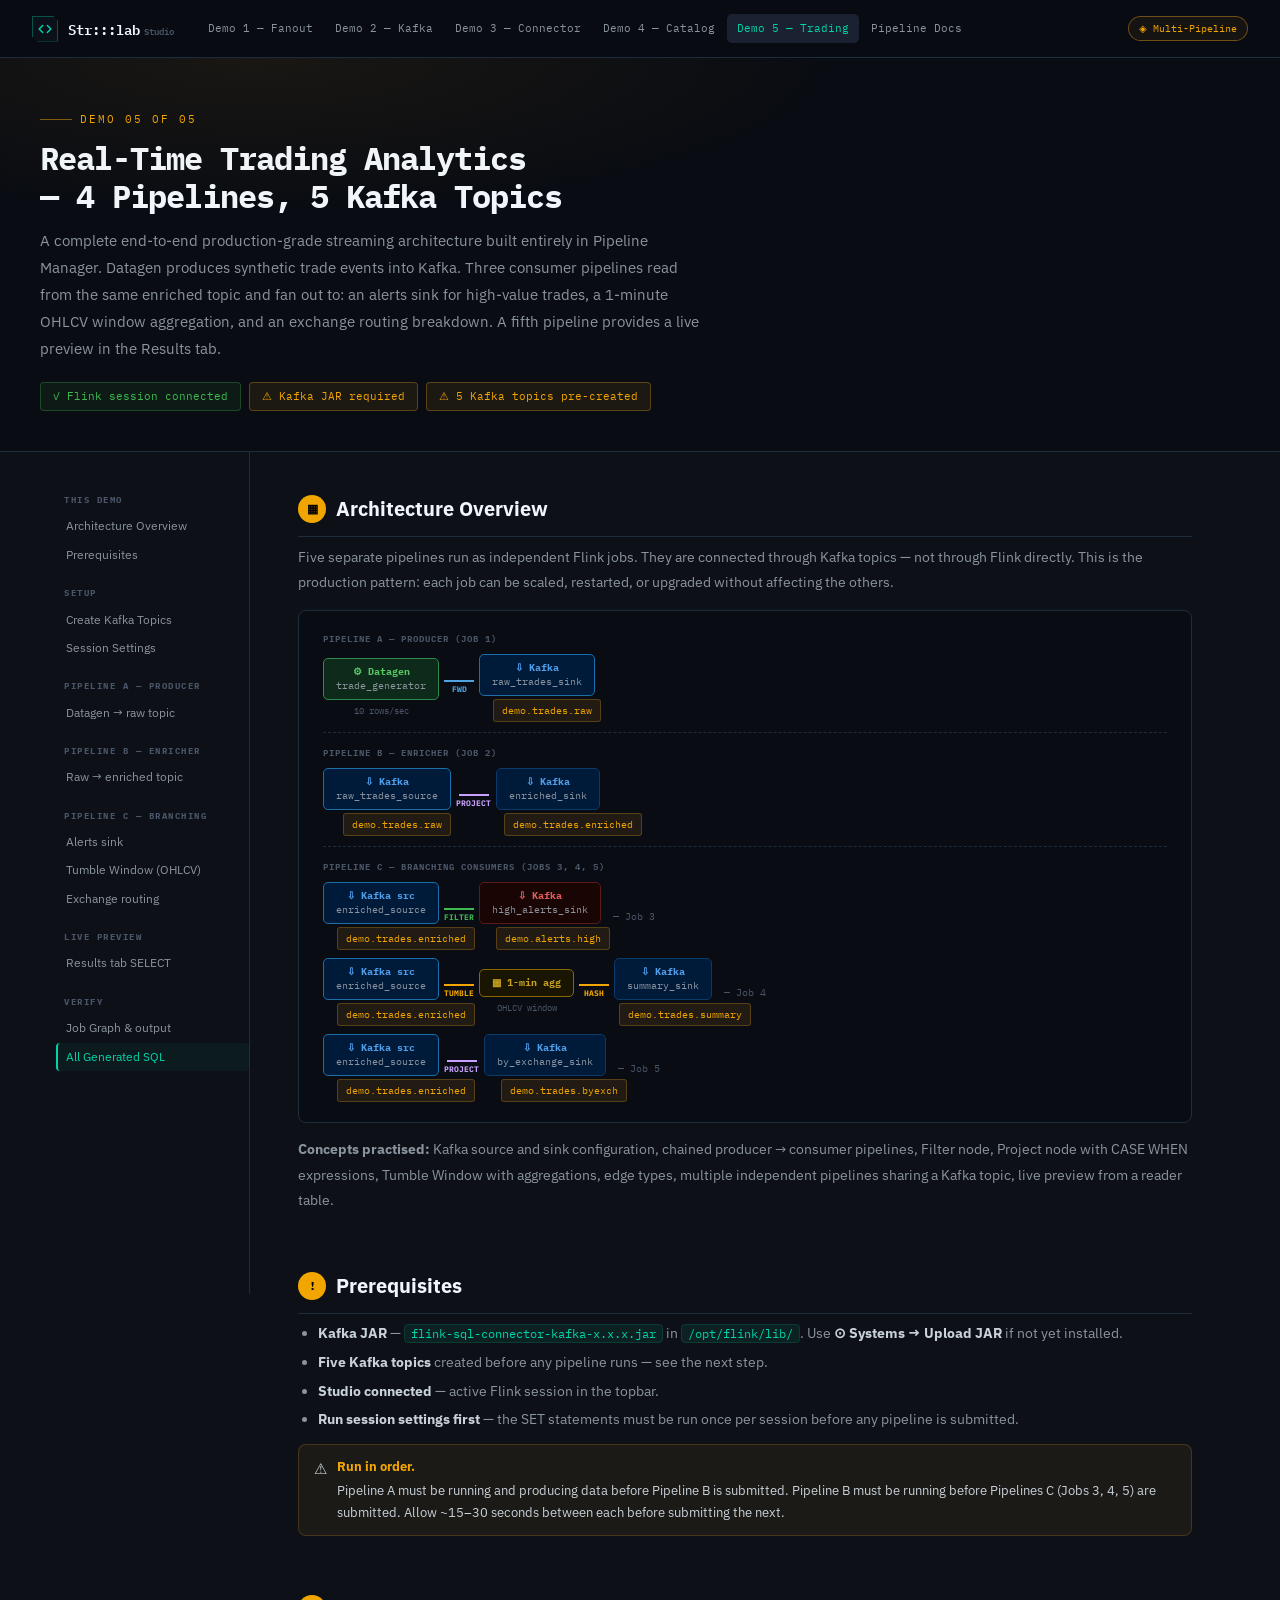
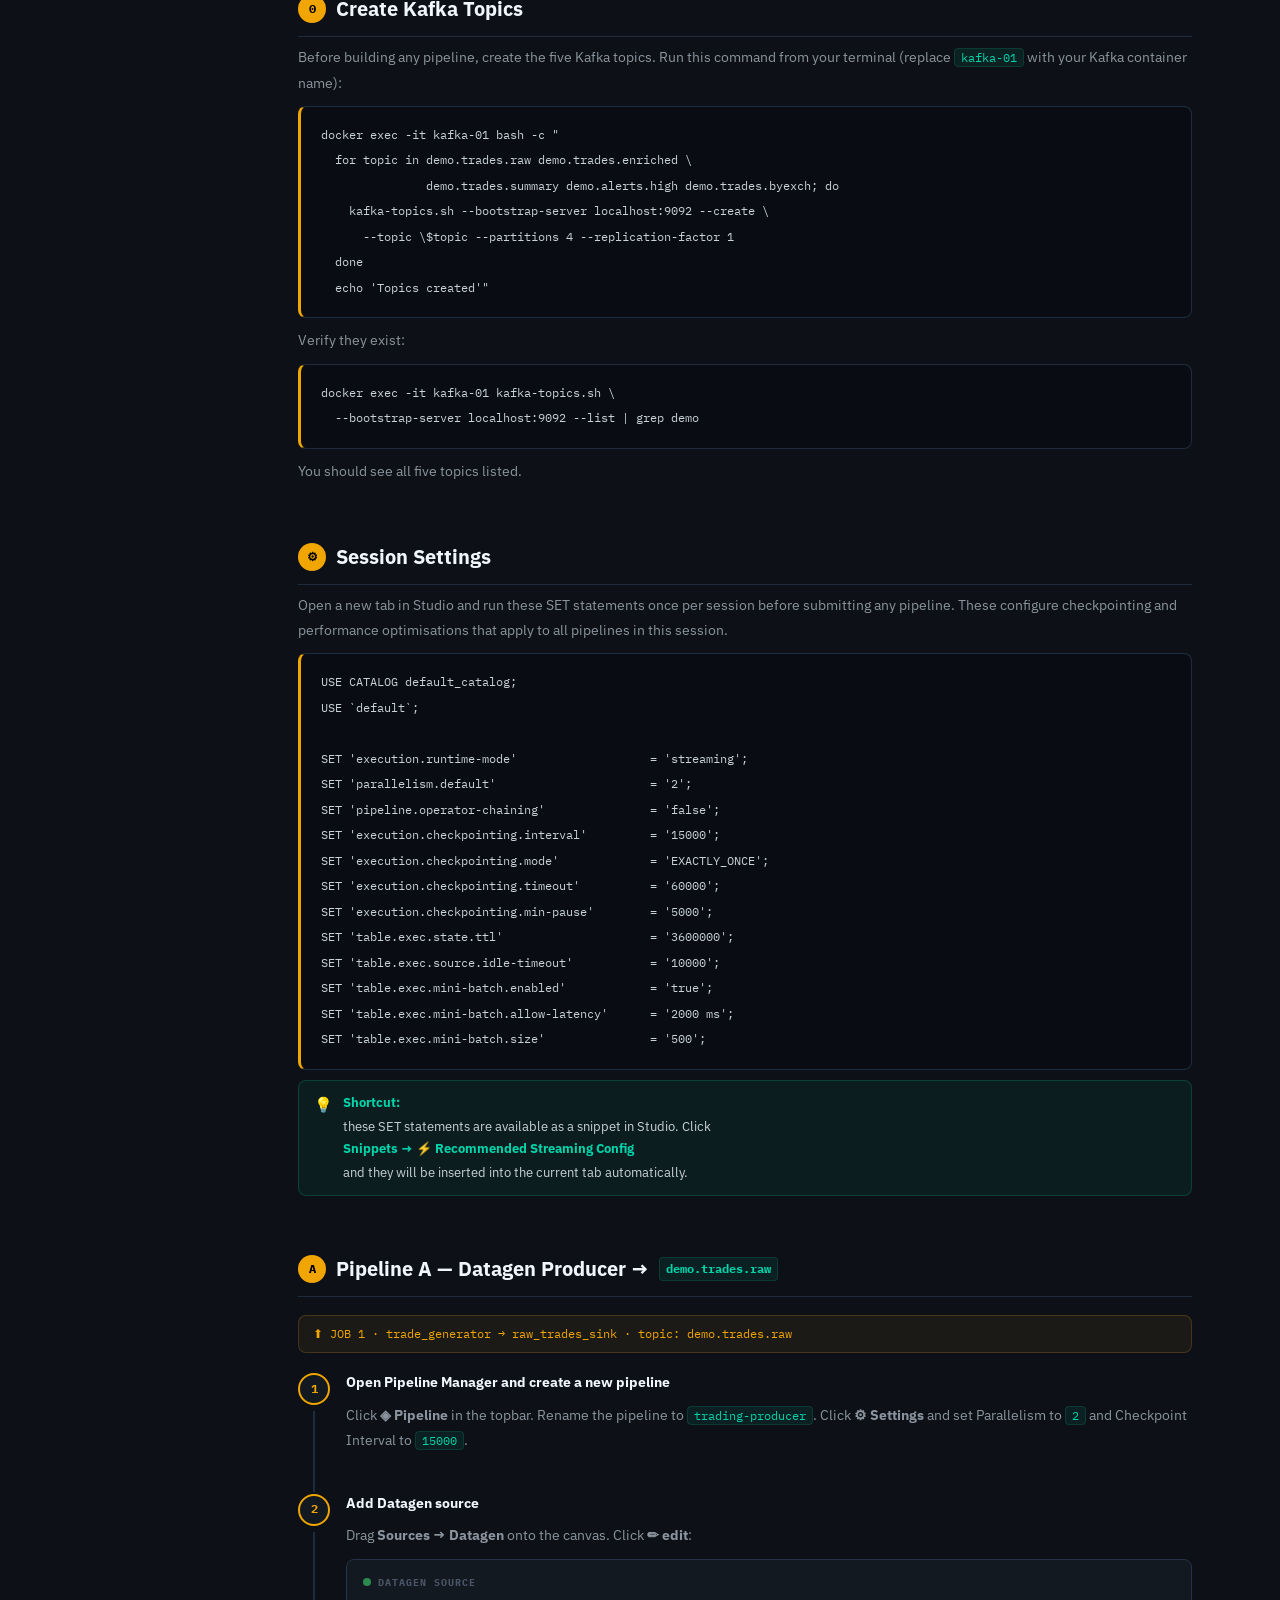
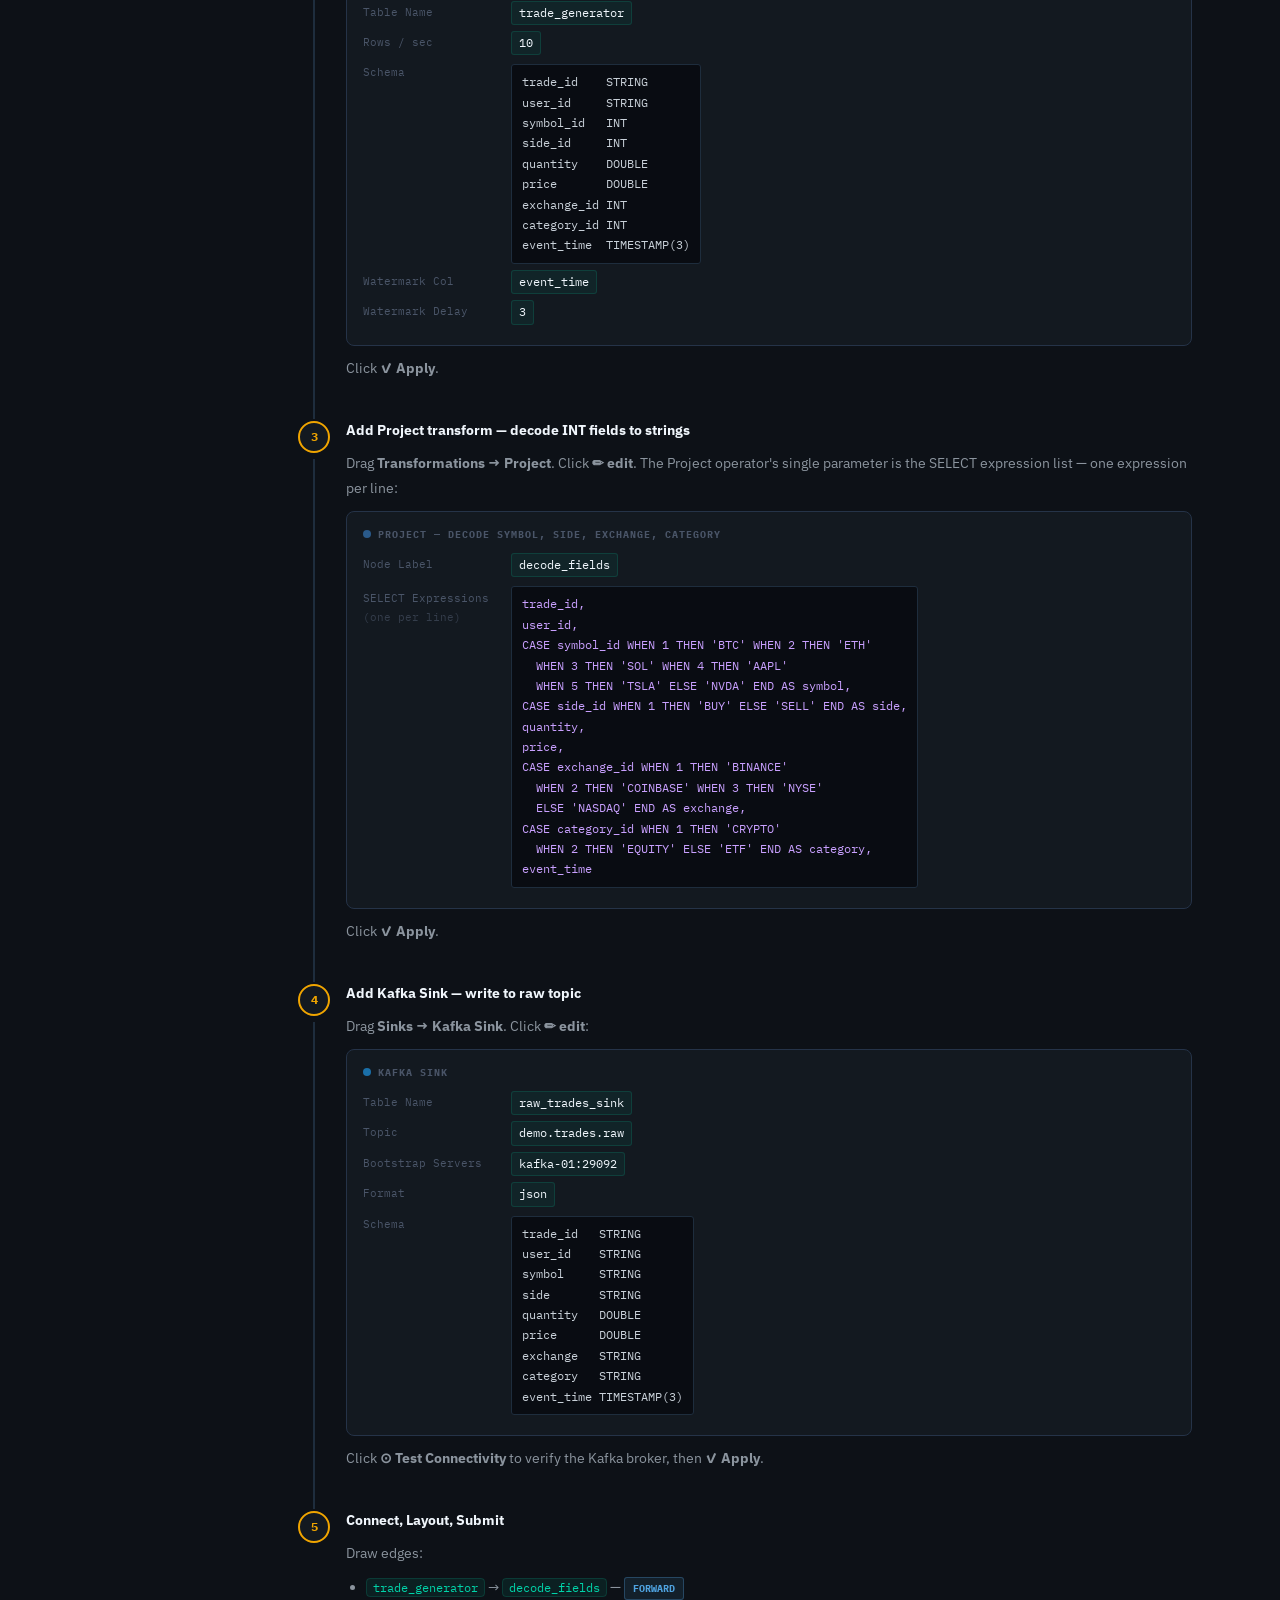
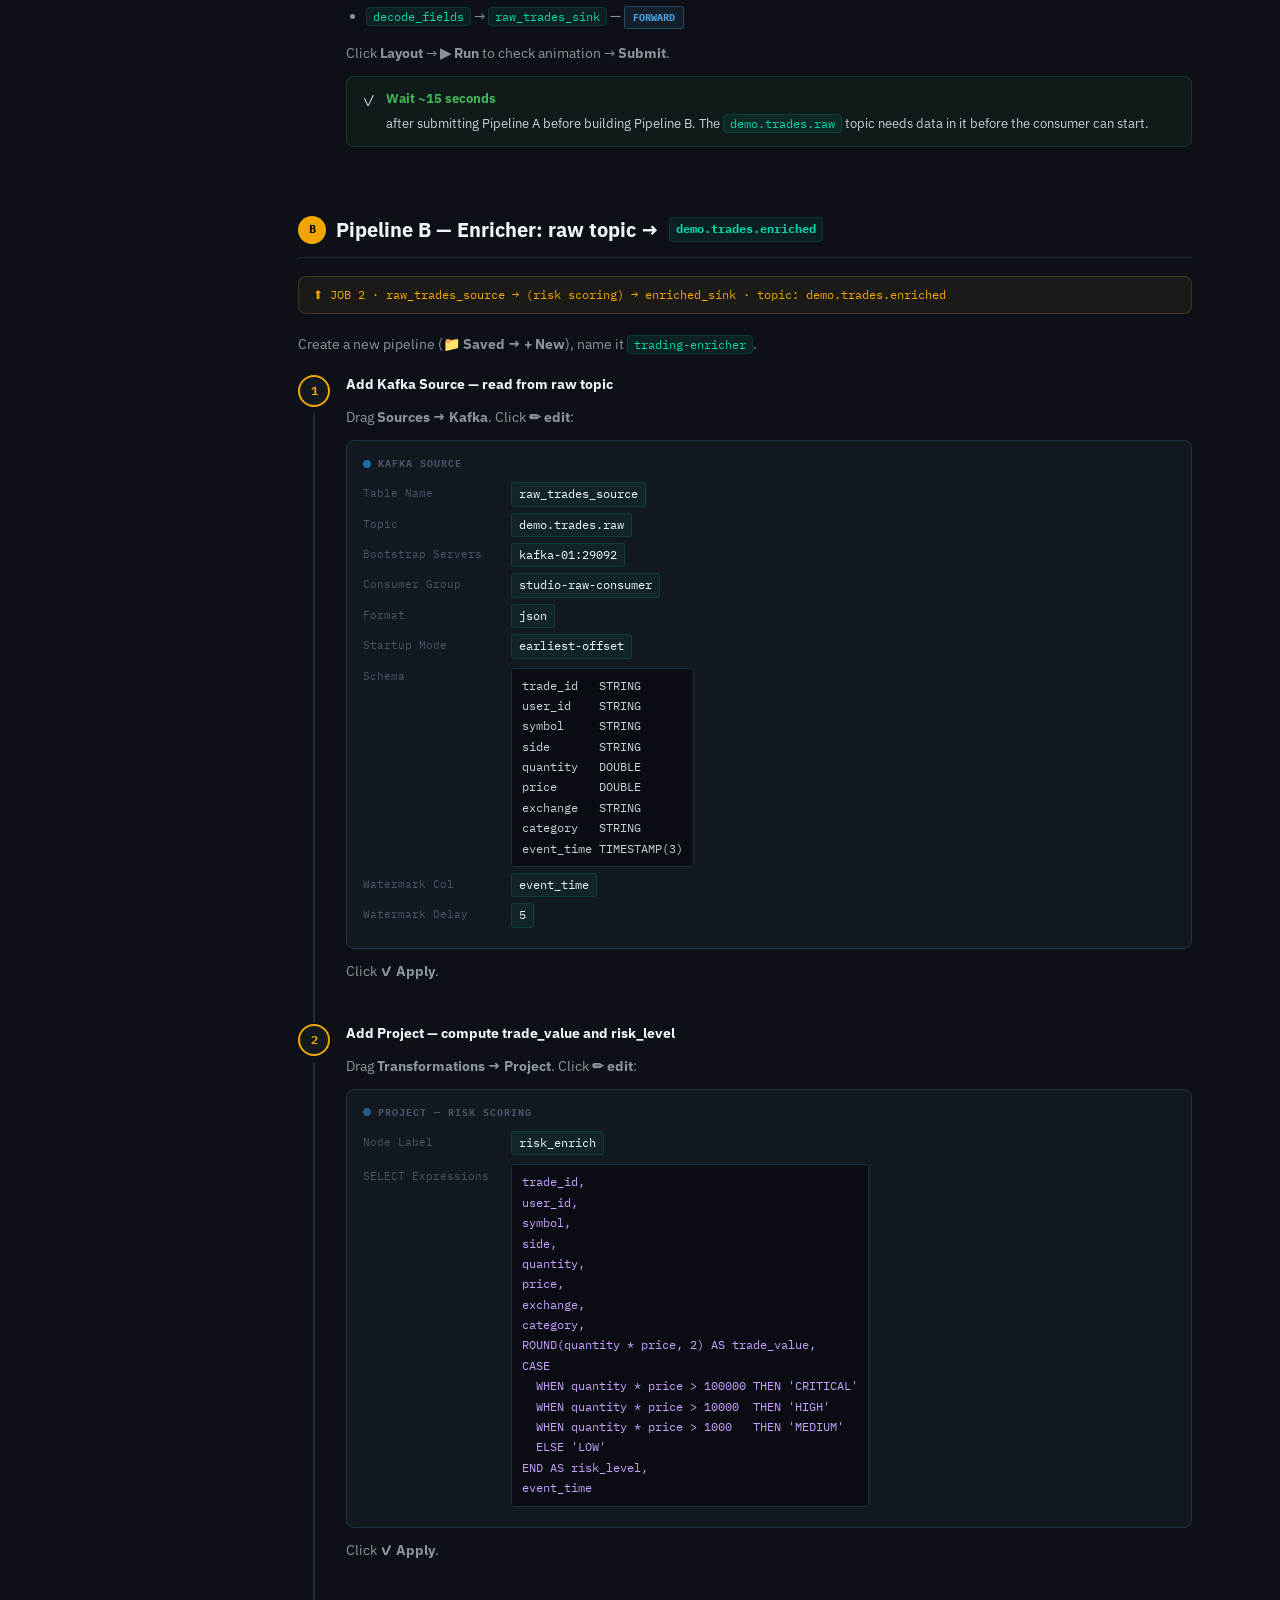
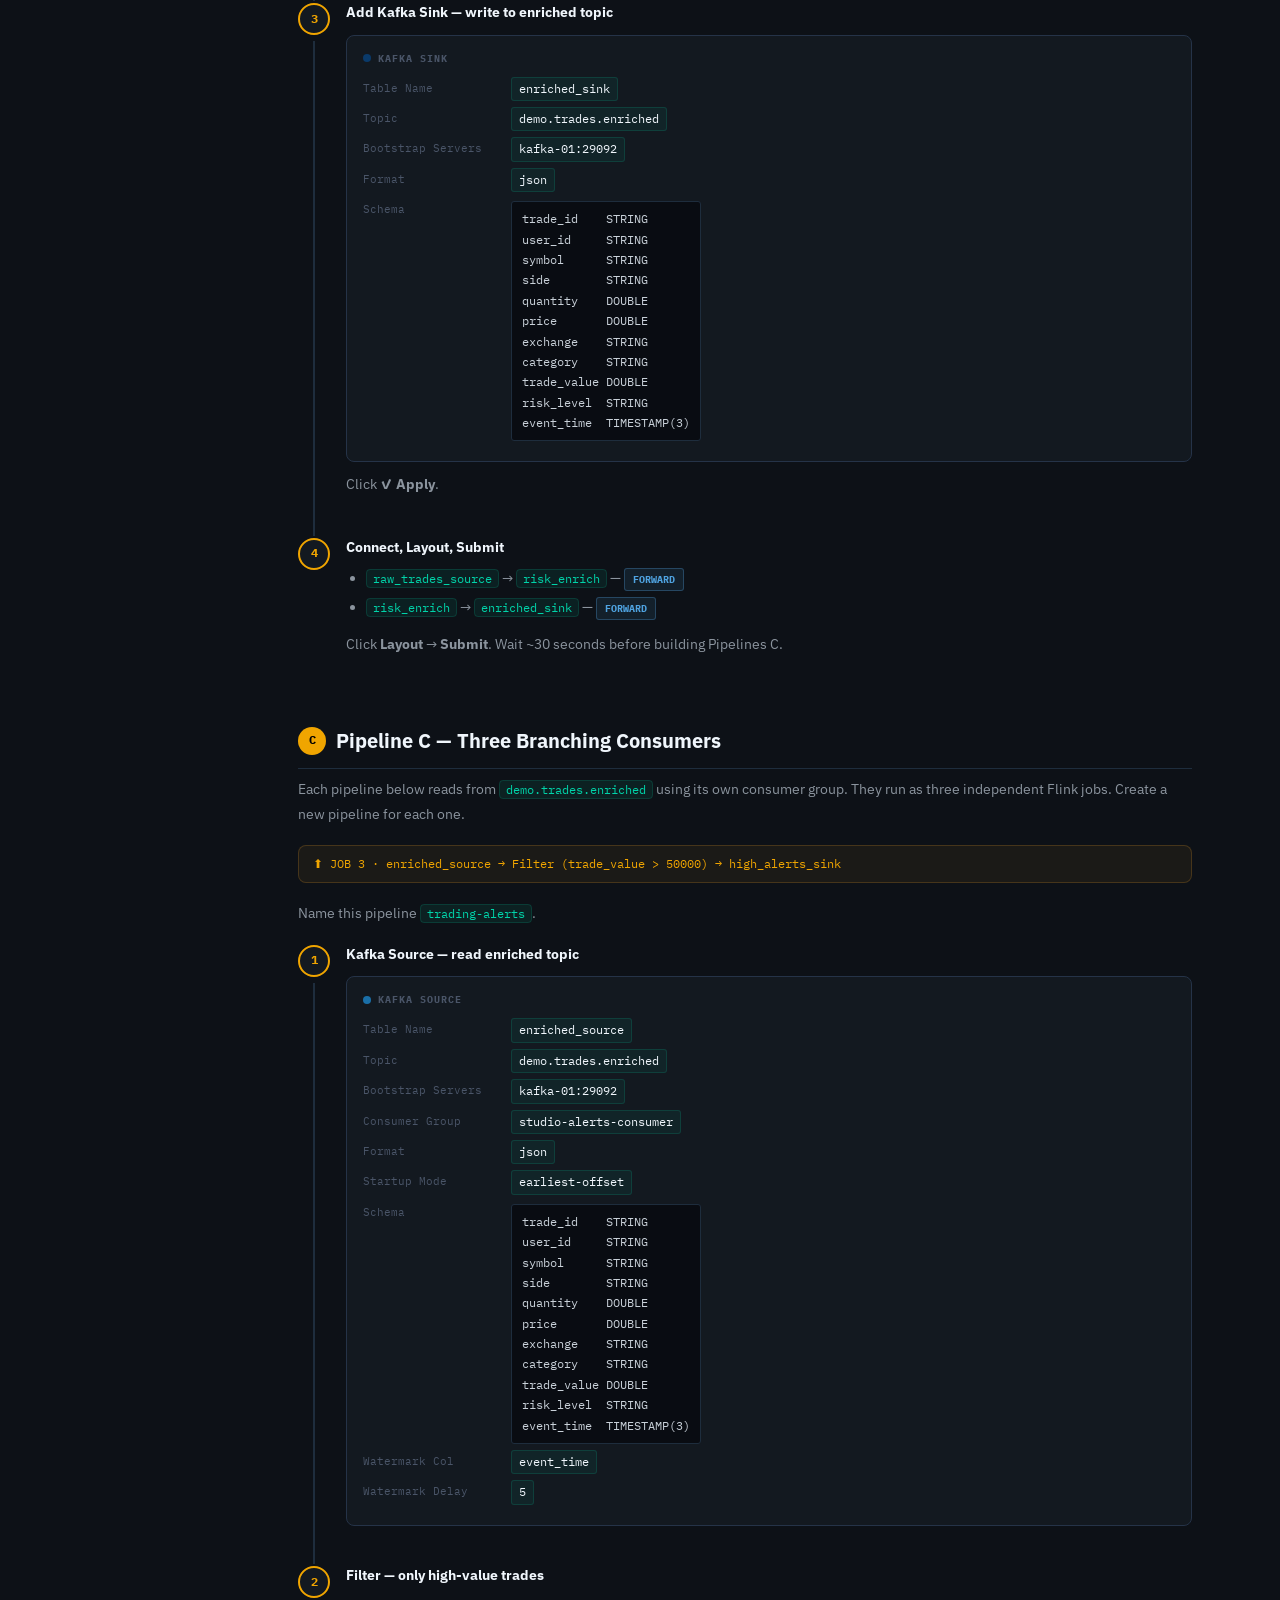
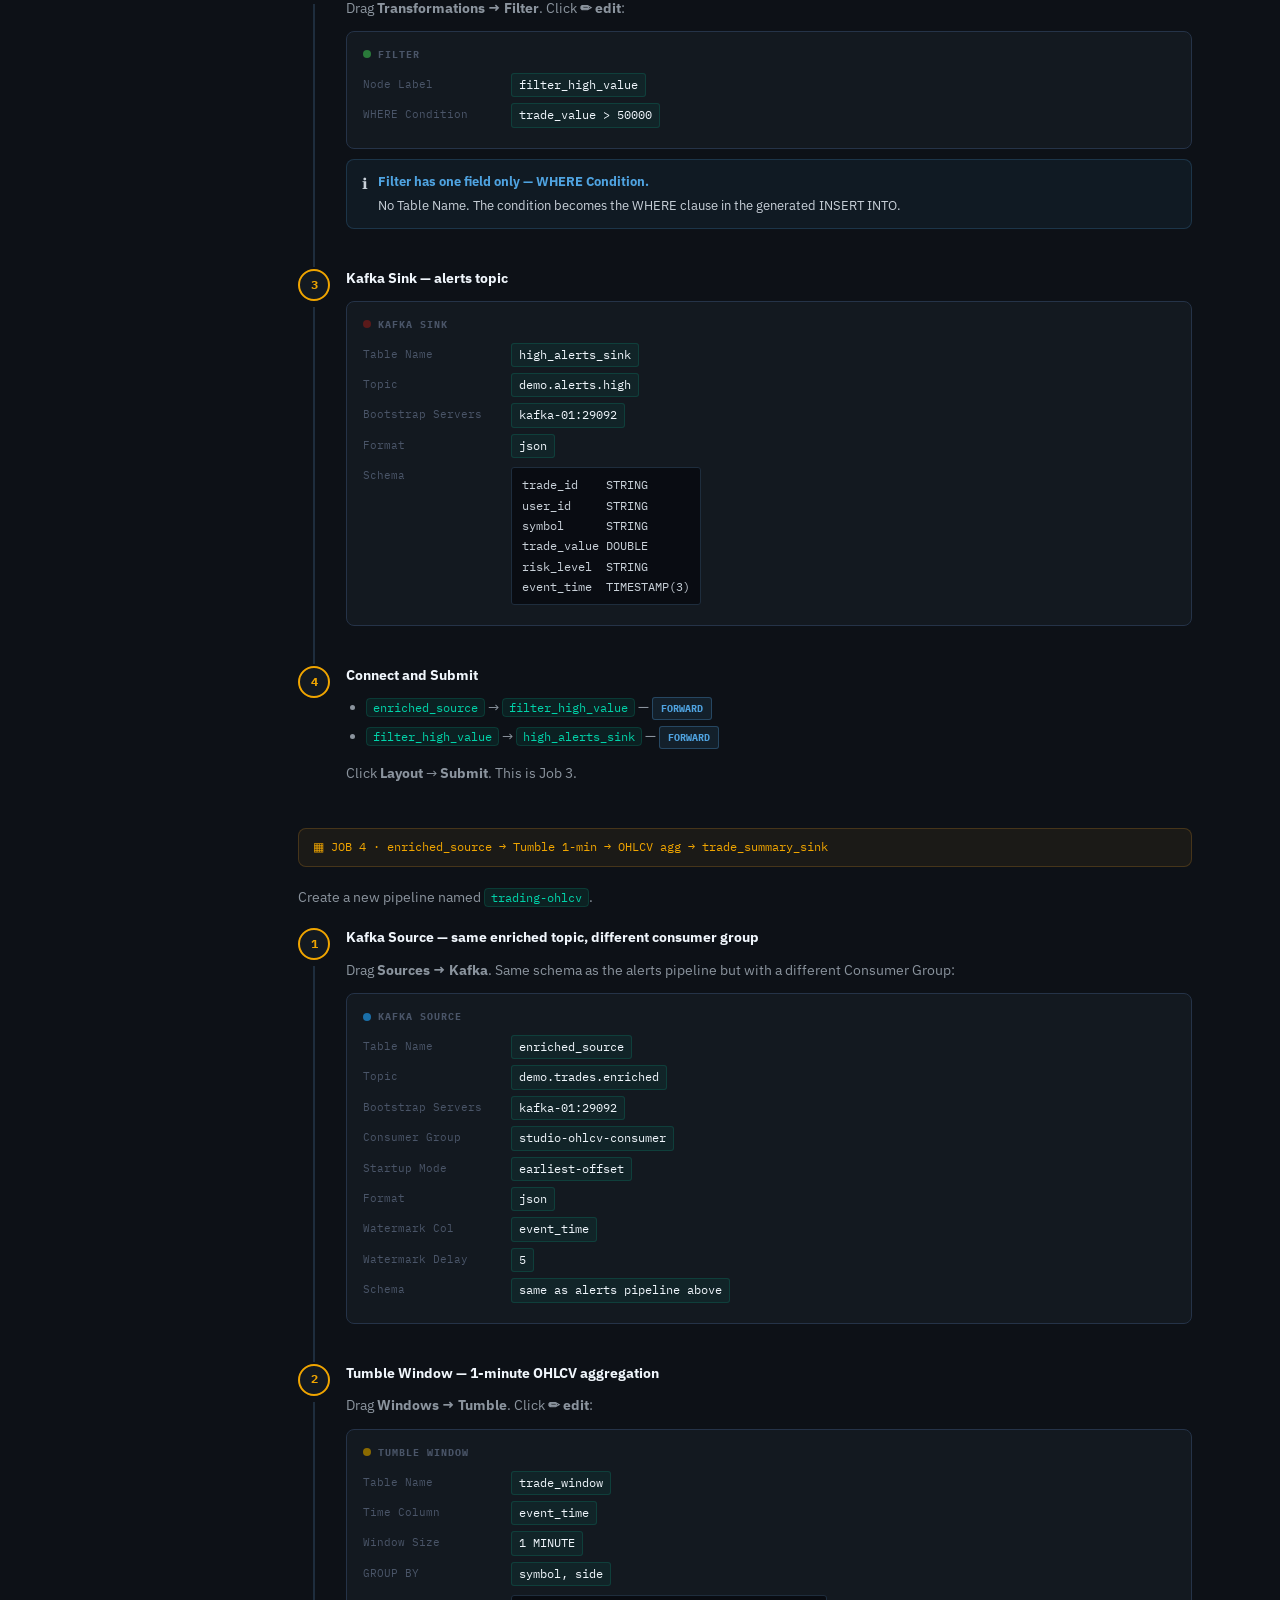
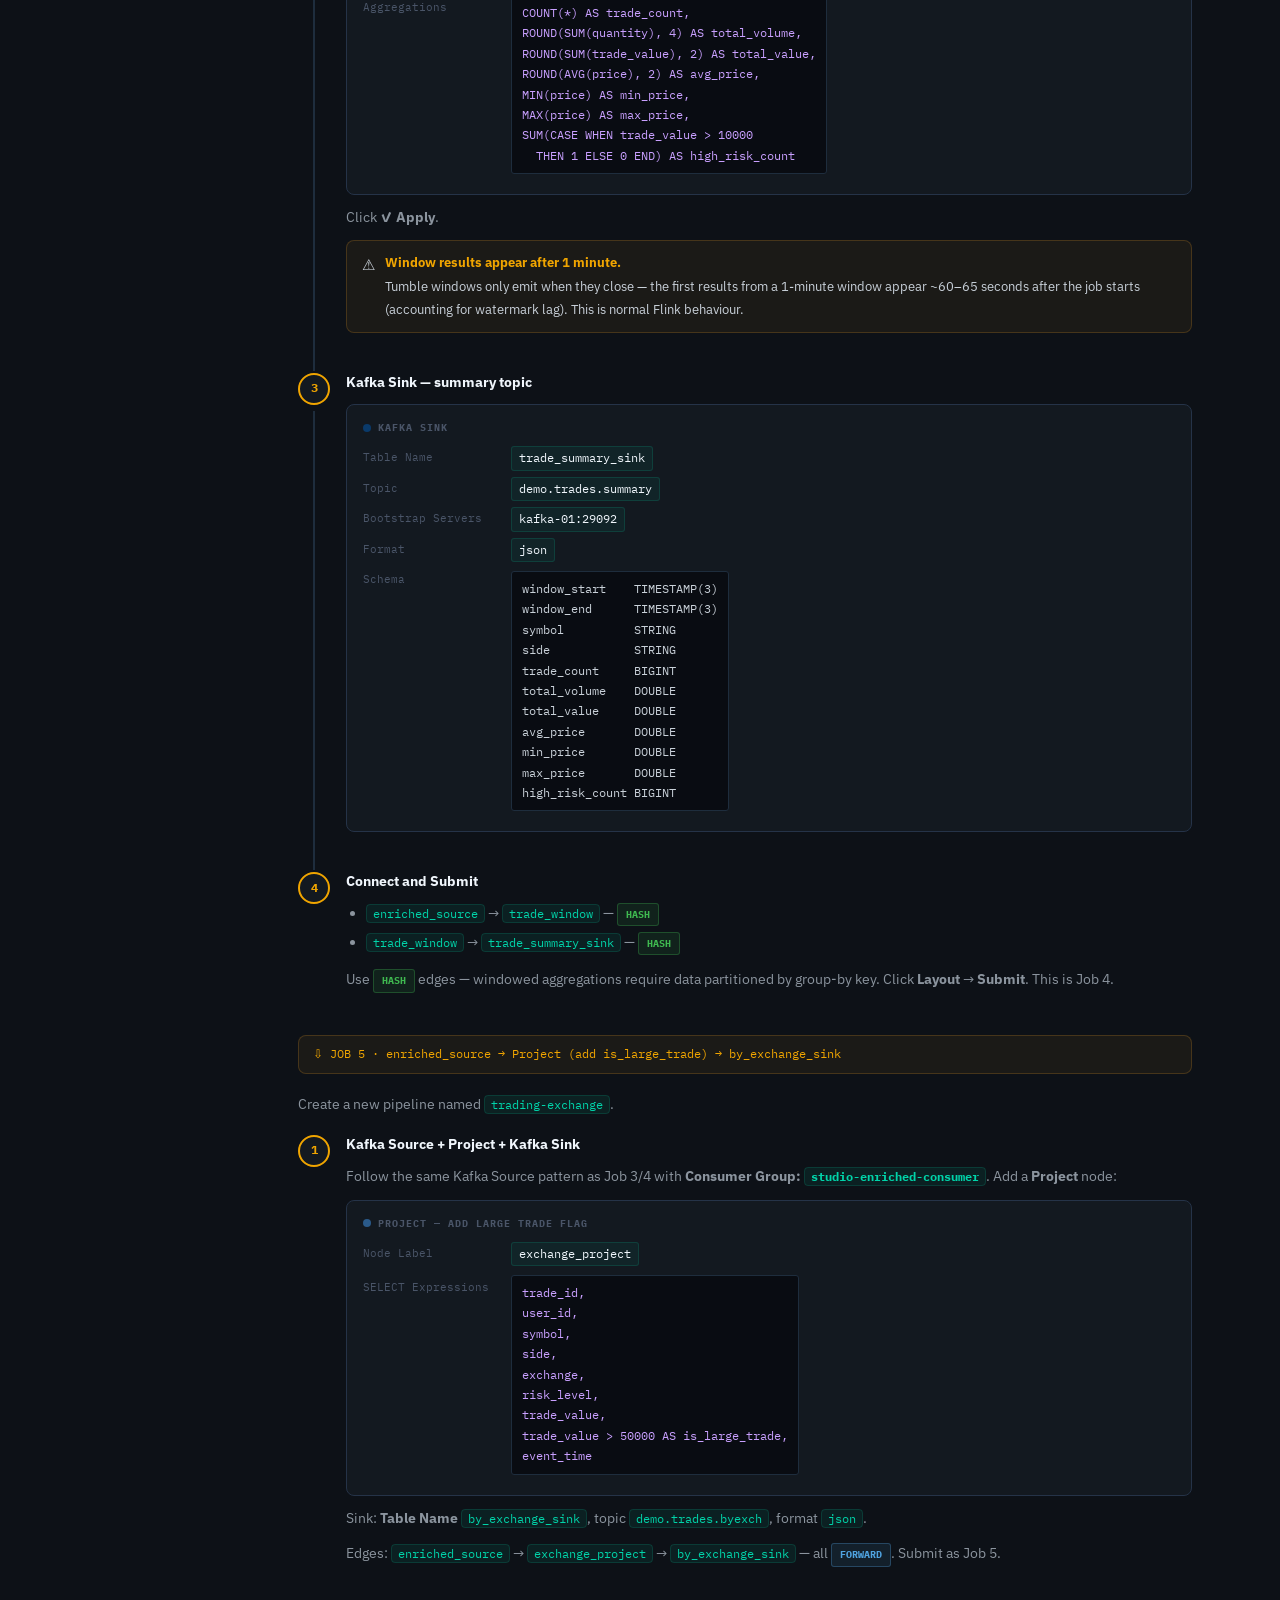
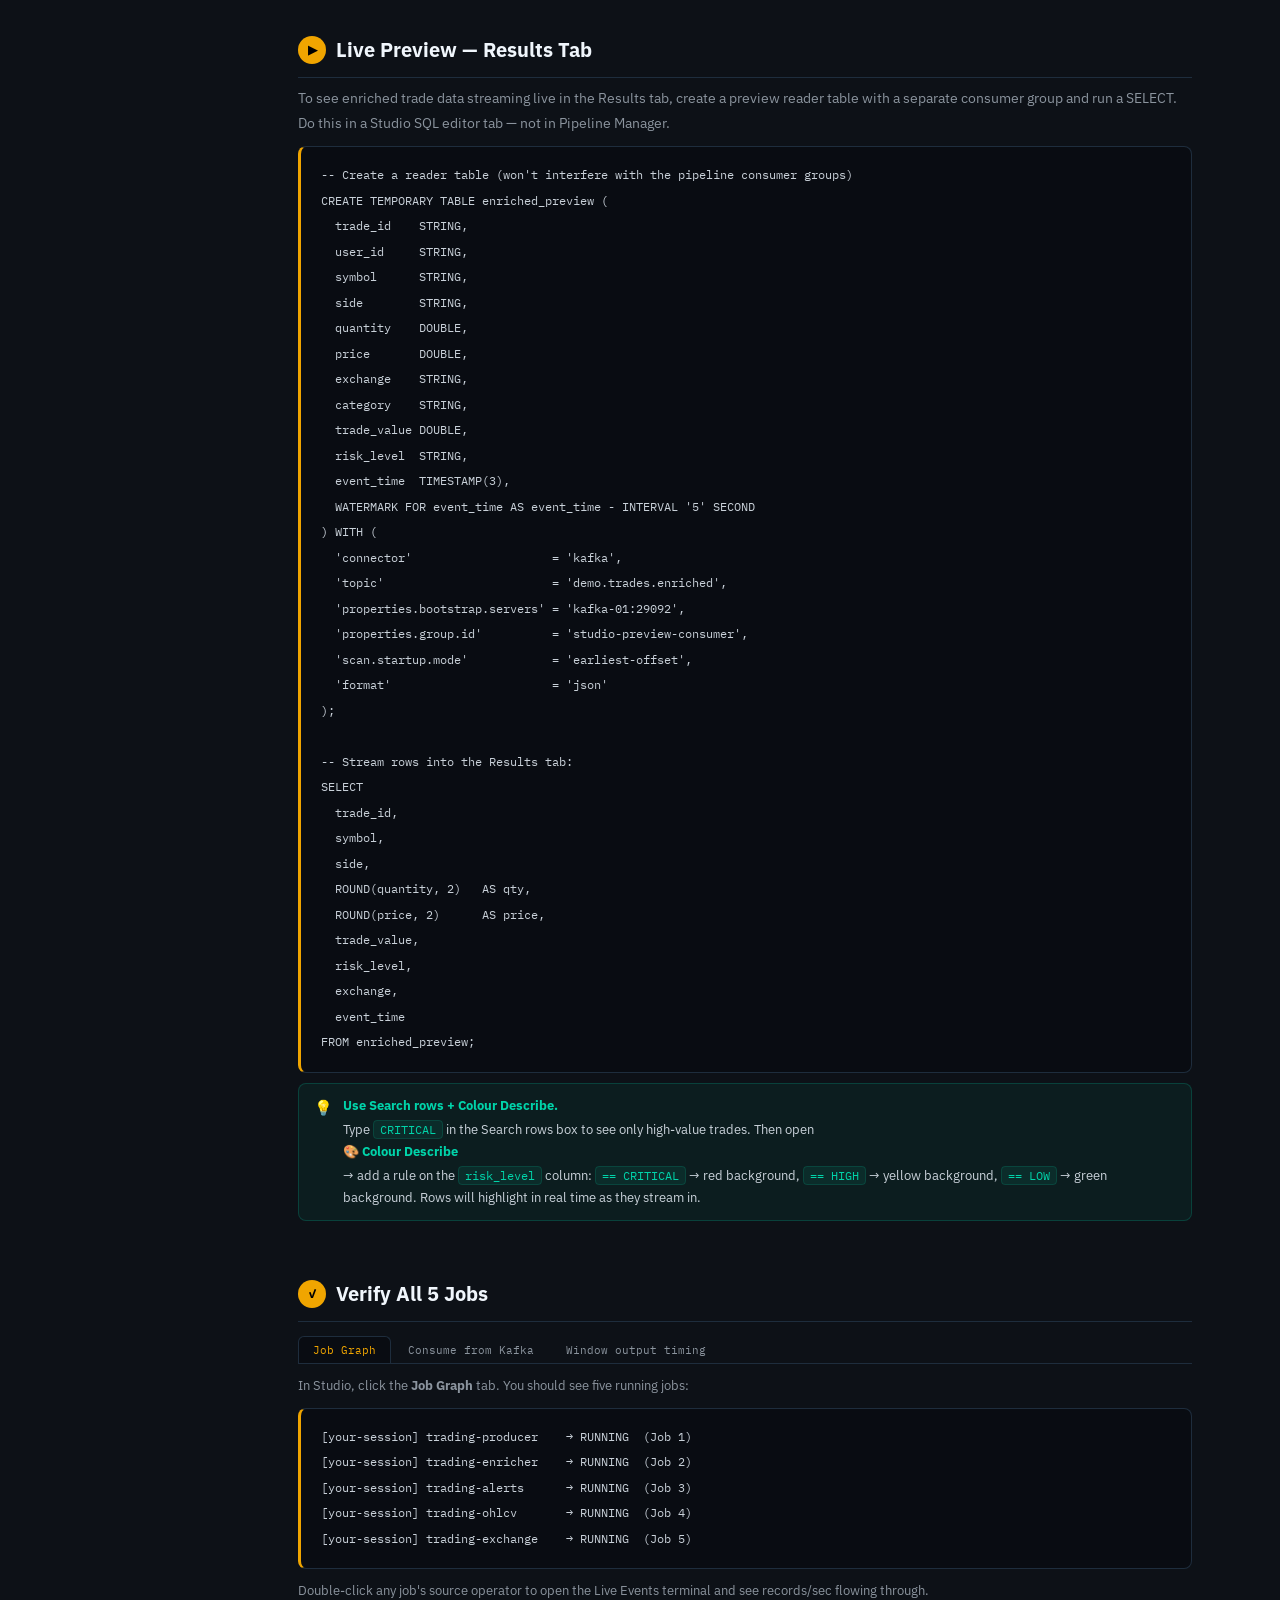
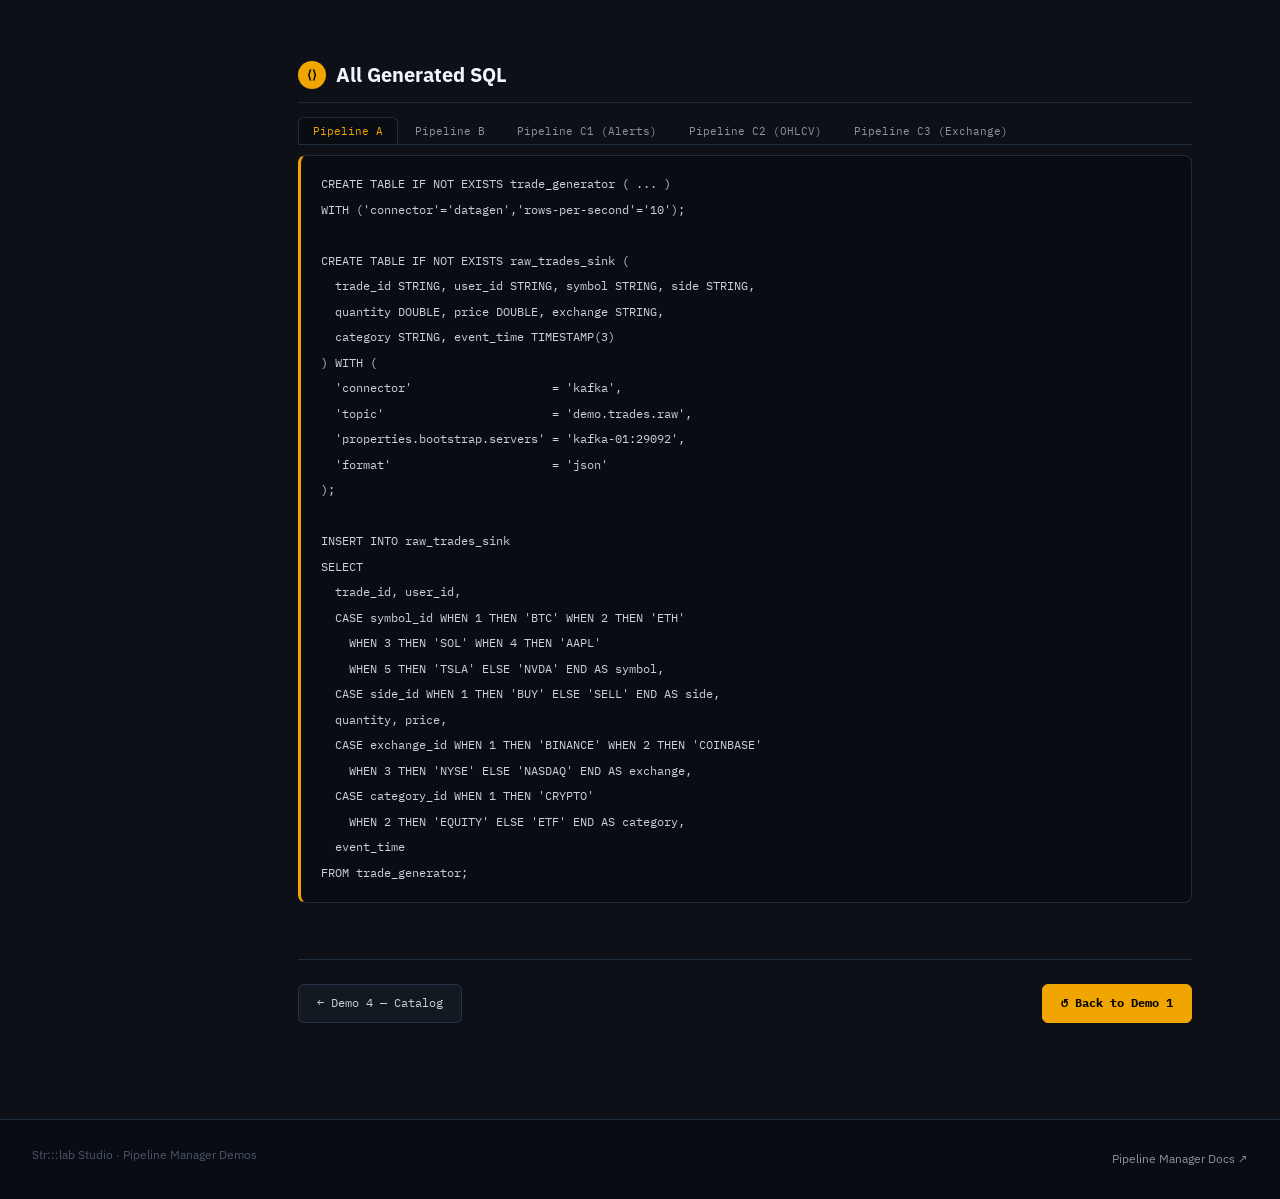
<file: examples/demo-05-trading.html>
<!DOCTYPE html>
<html lang="en">
<head>
  <meta charset="UTF-8">
  <meta name="viewport" content="width=device-width, initial-scale=1.0">
  <title>Demo 5 — Trading Analytics Pipeline · Str:::lab Studio</title>
  <link rel="icon" type="image/svg+xml" href="data:image/svg+xml,%3Csvg xmlns='http://www.w3.org/2000/svg' viewBox='0 0 32 32'%3E%3Crect width='32' height='32' rx='6' fill='%23090c12'/%3E%3Cpolyline points='20 24 28 16 20 8' fill='none' stroke='%2300d4aa' stroke-width='3' stroke-linecap='round' stroke-linejoin='round'/%3E%3Cpolyline points='12 8 4 16 12 24' fill='none' stroke='%2300d4aa' stroke-width='3' stroke-linecap='round' stroke-linejoin='round'/%3E%3C/svg%3E">
  <link rel="preconnect" href="https://fonts.googleapis.com">
  <link href="https://fonts.googleapis.com/css2?family=IBM+Plex+Mono:wght@400;500;600&family=IBM+Plex+Sans:wght@300;400;500;600;700&display=swap" rel="stylesheet">
  <style>
    :root{--bg0:#090c12;--bg1:#0d1117;--bg2:#131920;--bg3:#1a2130;--border:#1e2d3d;--border2:#253348;--accent:#00d4aa;--blue:#4fa3e0;--purple:#9b72cf;--orange:#f0a500;--red:#e05c5c;--green:#3fb950;--yellow:#f0a500;--text0:#f0f6fc;--text1:#c9d1d9;--text2:#8b949e;--text3:#4a5568;--mono:'IBM Plex Mono',monospace;--sans:'IBM Plex Sans',sans-serif;--radius:8px;--nav-h:58px;}
    *{box-sizing:border-box;margin:0;padding:0}html{scroll-behavior:smooth}body{font-family:var(--sans);background:var(--bg1);color:var(--text1);line-height:1.7;font-size:15px}a{color:var(--accent);text-decoration:none}a:hover{text-decoration:underline}::-webkit-scrollbar{width:6px}::-webkit-scrollbar-track{background:var(--bg1)}::-webkit-scrollbar-thumb{background:var(--border2);border-radius:3px}
    .nav{position:sticky;top:0;z-index:100;height:var(--nav-h);background:rgba(9,12,18,0.95);backdrop-filter:blur(12px);border-bottom:1px solid var(--border);display:flex;align-items:center;padding:0 32px;gap:0}
    .nav-logo{display:flex;align-items:center;gap:10px;margin-right:24px;text-decoration:none;flex-shrink:0}.logo-mark{width:26px;height:26px;background:#0c1018;border:1px solid rgba(0,212,170,0.35);clip-path:polygon(0 0,80% 0,100% 20%,100% 100%,20% 100%,0 80%);display:flex;align-items:center;justify-content:center}.logo-text{font-family:var(--mono);font-size:14px;font-weight:600;color:var(--text0)}.logo-ver{font-size:9px;color:var(--text3);margin-left:4px}
    .nav-demos{display:flex;align-items:center;gap:2px;flex:1;overflow-x:auto}.nav-demos a{font-size:11px;color:var(--text2);padding:5px 10px;border-radius:5px;white-space:nowrap;font-family:var(--mono)}.nav-demos a:hover,.nav-demos a.active{color:var(--text0);background:var(--bg3);text-decoration:none}.nav-demos a.active{color:var(--accent)}
    .demo-pill{font-family:var(--mono);font-size:10px;padding:3px 10px;border-radius:20px;border:1px solid rgba(245,166,35,0.4);color:var(--orange);background:rgba(245,166,35,0.06);margin-left:auto;flex-shrink:0}
    .hero{background:var(--bg0);padding:52px 40px 40px;border-bottom:1px solid var(--border);position:relative;overflow:hidden}
    .hero::before{content:'';position:absolute;inset:0;background:radial-gradient(ellipse 70% 60% at 20% 0%,rgba(245,166,35,0.07),transparent 65%);pointer-events:none}
    .demo-number{font-family:var(--mono);font-size:11px;color:var(--orange);letter-spacing:2px;text-transform:uppercase;margin-bottom:10px;display:flex;align-items:center;gap:8px}
    .demo-number::before{content:'';width:32px;height:1px;background:var(--orange);opacity:0.5}
    .hero-title{font-family:var(--mono);font-size:32px;font-weight:700;color:var(--text0);letter-spacing:-1px;line-height:1.2;margin-bottom:12px}
    .hero-sub{font-size:15px;color:var(--text2);max-width:660px;line-height:1.8;margin-bottom:20px}
    .prereq-strip{display:flex;gap:8px;flex-wrap:wrap}
    .prereq{display:inline-flex;align-items:center;gap:5px;padding:4px 12px;border-radius:4px;font-size:11px;font-family:var(--mono)}
    .prereq.ok{background:rgba(63,185,80,0.08);border:1px solid rgba(63,185,80,0.3);color:var(--green)}
    .prereq.need{background:rgba(245,166,35,0.08);border:1px solid rgba(245,166,35,0.3);color:var(--yellow)}
    .page{display:flex;max-width:1200px;margin:0 auto}
    .toc{width:210px;flex-shrink:0;position:sticky;top:var(--nav-h);height:calc(100vh - var(--nav-h));overflow-y:auto;padding:24px 0 24px 16px;border-right:1px solid var(--border)}
    .toc-label{font-size:9px;font-family:var(--mono);font-weight:700;color:var(--text3);letter-spacing:1.5px;text-transform:uppercase;padding:0 8px;margin-bottom:5px;display:block;margin-top:16px}
    .toc a{display:block;font-size:12px;color:var(--text2);padding:4px 8px;border-radius:4px;border-left:2px solid transparent;transition:all .12s}.toc a:hover{color:var(--text0);text-decoration:none}.toc a.active{color:var(--accent);border-left-color:var(--accent);background:rgba(0,212,170,0.05)}
    .content{flex:1;min-width:0;padding:40px 48px 96px}
    .section{margin-bottom:56px}
    h2{font-size:20px;font-weight:700;color:var(--text0);margin-bottom:8px;padding-bottom:10px;border-bottom:1px solid var(--border);display:flex;align-items:center;gap:10px}
    .sn{width:28px;height:28px;border-radius:50%;display:flex;align-items:center;justify-content:center;font-family:var(--mono);font-size:12px;font-weight:700;color:#000;flex-shrink:0}
    p{color:var(--text2);margin-bottom:10px;font-size:14px;line-height:1.8}
    ul{margin:6px 0 12px 20px}li{font-size:14px;color:var(--text2);margin-bottom:5px;line-height:1.7}li strong{color:var(--text1)}
    code{font-family:var(--mono);font-size:12px;color:var(--accent);background:rgba(0,212,170,0.08);border:1px solid rgba(0,212,170,0.15);padding:1px 6px;border-radius:4px}
    pre{background:var(--bg0);border:1px solid var(--border);border-left:3px solid var(--orange);border-radius:var(--radius);padding:16px 20px;overflow-x:auto;margin:10px 0}pre code{background:none;border:none;padding:0;font-size:12px;color:var(--text1);line-height:1.7}
    .callout{border-radius:var(--radius);padding:11px 15px;margin:10px 0;font-size:13px;line-height:1.7;display:flex;gap:10px}
    .callout-icon{font-size:15px;flex-shrink:0}.callout-body{flex:1}.callout-body strong{display:block;margin-bottom:2px}
    .callout.tip{background:rgba(0,212,170,0.06);border:1px solid rgba(0,212,170,0.2)}.callout.tip strong{color:var(--accent)}
    .callout.warn{background:rgba(245,166,35,0.06);border:1px solid rgba(245,166,35,0.2)}.callout.warn strong{color:var(--yellow)}
    .callout.info{background:rgba(79,163,224,0.06);border:1px solid rgba(79,163,224,0.2)}.callout.info strong{color:var(--blue)}
    .callout.ok{background:rgba(63,185,80,0.06);border:1px solid rgba(63,185,80,0.2)}.callout.ok strong{color:var(--green)}
    .steps{margin:16px 0}
    .step{display:flex;gap:16px;margin-bottom:0;position:relative}
    .step+.step{margin-top:28px}
    .step::before{content:'';position:absolute;left:15px;top:40px;width:2px;bottom:-28px;background:var(--border);z-index:0}
    .step:last-child::before{display:none}
    .step-num{width:32px;height:32px;border-radius:50%;background:var(--bg2);border:2px solid var(--orange);display:flex;align-items:center;justify-content:center;font-family:var(--mono);font-size:12px;font-weight:700;color:var(--orange);flex-shrink:0;z-index:1;margin-top:2px}
    .step-body{flex:1;min-width:0}
    .step-body h4{font-size:14px;font-weight:700;color:var(--text0);margin:0 0 8px}
    .node-config{background:var(--bg2);border:1px solid var(--border2);border-radius:var(--radius);padding:14px 16px;margin:10px 0}
    .node-config-title{font-size:10px;font-family:var(--mono);font-weight:700;color:var(--text3);text-transform:uppercase;letter-spacing:1px;margin-bottom:10px;display:flex;align-items:center;gap:7px}
    .node-config-title span{width:8px;height:8px;border-radius:50%;display:inline-block;flex-shrink:0}
    .field-row{display:flex;margin-bottom:6px;gap:8px;font-size:13px;align-items:flex-start}
    .field-key{color:var(--text3);font-family:var(--mono);font-size:11px;min-width:140px;flex-shrink:0;padding-top:2px}
    .field-val{color:var(--text0);font-family:var(--mono);font-size:12px;background:rgba(0,212,170,0.06);border:1px solid rgba(0,212,170,0.15);padding:1px 7px;border-radius:3px}
    .field-val.schema{display:block;white-space:pre;background:var(--bg0);border-color:var(--border);color:var(--text1);padding:7px 10px;margin-top:3px;line-height:1.7}
    .field-val.expr{display:block;white-space:pre;background:var(--bg0);border-color:var(--border);color:#c9a0ff;padding:7px 10px;margin-top:3px;line-height:1.7}
    .edge-tag{display:inline-flex;align-items:center;gap:4px;padding:2px 8px;border-radius:3px;font-size:10px;font-family:var(--mono);font-weight:700}
    .edge-forward{background:rgba(79,163,224,0.1);border:1px solid rgba(79,163,224,0.3);color:#4fa3e0}
    .edge-broadcast{background:rgba(155,114,207,0.1);border:1px solid rgba(155,114,207,0.3);color:#9b72cf}
    .edge-hash{background:rgba(63,185,80,0.1);border:1px solid rgba(63,185,80,0.3);color:var(--green)}
    /* Pipeline flow diagram */
    .pipeline-flow{background:var(--bg0);border:1px solid var(--border);border-radius:var(--radius);padding:20px 24px;margin:14px 0;overflow-x:auto}
    .pf-row{display:flex;align-items:center;gap:0;flex-wrap:nowrap;min-width:max-content;margin-bottom:10px}
    .pf-row:last-child{margin-bottom:0}
    .pf-node{display:flex;flex-direction:column;align-items:center;gap:3px;flex-shrink:0}
    .pf-box{padding:6px 12px;border-radius:5px;font-family:var(--mono);font-size:10px;font-weight:700;text-align:center;line-height:1.4;min-width:80px}
    .pf-lbl{font-size:9px;color:var(--text3);font-family:var(--mono);text-align:center;max-width:88px}
    .pf-arrow{display:flex;flex-direction:column;align-items:center;gap:1px;flex-shrink:0;padding:0 5px}
    .pf-line{height:2px;width:30px}
    .pf-elbl{font-size:8px;font-family:var(--mono);font-weight:700}
    .pf-pipe-label{font-size:9px;font-family:var(--mono);font-weight:700;color:var(--text3);letter-spacing:1px;text-transform:uppercase;margin-bottom:8px}
    .pf-divider{border-top:1px dashed var(--border);margin:10px 0 12px}
    /* Tab group */
    .tab-group{margin:14px 0}.tab-nav{display:flex;gap:2px;border-bottom:1px solid var(--border);margin-bottom:-1px}
    .tab-btn{font-family:var(--mono);font-size:11px;padding:6px 14px;border-radius:6px 6px 0 0;border:1px solid transparent;border-bottom:none;background:transparent;color:var(--text2);cursor:pointer}
    .tab-btn.active{background:var(--bg0);border-color:var(--border);color:var(--orange);border-bottom-color:var(--bg0)}.tab-pane{display:none;padding-top:1px}.tab-pane.active{display:block}
    /* Pipeline separator */
    .pipeline-sep{background:rgba(245,166,35,0.06);border:1px solid rgba(245,166,35,0.2);border-radius:var(--radius);padding:8px 14px;margin:18px 0;font-size:12px;font-family:var(--mono);color:var(--orange);display:flex;align-items:center;gap:8px}
    .topic-tag{display:inline-flex;align-items:center;gap:4px;padding:2px 8px;border-radius:3px;font-size:10px;font-family:var(--mono);background:rgba(245,166,35,0.1);border:1px solid rgba(245,166,35,0.25);color:var(--orange)}
    footer{border-top:1px solid var(--border);background:var(--bg0);padding:24px 32px;display:flex;align-items:center;justify-content:space-between}footer p{font-size:12px;color:var(--text3)}footer a{color:var(--text2);font-size:12px}
    .demo-nav-bottom{display:flex;gap:12px;justify-content:space-between;margin-top:40px;padding-top:24px;border-top:1px solid var(--border)}
    .demo-nav-btn{font-family:var(--mono);font-size:12px;padding:8px 18px;border-radius:6px;border:1px solid var(--border2);background:var(--bg2);color:var(--text1);text-decoration:none;display:inline-flex;align-items:center;gap:6px}
    .demo-nav-btn.primary{background:var(--orange);color:#000;border-color:var(--orange);font-weight:700}
    @media(max-width:900px){.toc{display:none}.content{padding:24px 16px 64px}.hero-title{font-size:24px}}
  </style>
</head>
<body>

<nav class="nav">
  <a href="index.html" class="nav-logo">
    <div class="logo-mark"><svg width="14" height="14" viewBox="0 0 24 24" fill="none" stroke="#00d4aa" stroke-width="2.5" stroke-linecap="round" stroke-linejoin="round"><polyline points="16 18 22 12 16 6"/><polyline points="8 6 2 12 8 18"/></svg></div>
    <span class="logo-text">Str:::lab<span class="logo-ver">Studio</span></span>
  </a>
  <div class="nav-demos">
    <a href="demo-01-fanout.html">Demo 1 — Fanout</a>
    <a href="demo-02-kafka.html">Demo 2 — Kafka</a>
    <a href="demo-03-connector.html">Demo 3 — Connector</a>
    <a href="demo-04-catalog.html">Demo 4 — Catalog</a>
    <a href="demo-05-trading.html" class="active">Demo 5 — Trading</a>
    <a href="docs-pipeline.html">Pipeline Docs</a>
  </div>
  <span class="demo-pill">◈ Multi-Pipeline</span>
</nav>

<div class="hero">
  <div class="demo-number">Demo 05 of 05</div>
  <h1 class="hero-title">Real-Time Trading Analytics<br>— 4 Pipelines, 5 Kafka Topics</h1>
  <p class="hero-sub">A complete end-to-end production-grade streaming architecture built entirely in Pipeline Manager. Datagen produces synthetic trade events into Kafka. Three consumer pipelines read from the same enriched topic and fan out to: an alerts sink for high-value trades, a 1-minute OHLCV window aggregation, and an exchange routing breakdown. A fifth pipeline provides a live preview in the Results tab.</p>
  <div class="prereq-strip">
    <span class="prereq ok">✓ Flink session connected</span>
    <span class="prereq need">⚠ Kafka JAR required</span>
    <span class="prereq need">⚠ 5 Kafka topics pre-created</span>
  </div>
</div>

<div class="page">
<aside class="toc">
  <span class="toc-label">This Demo</span>
  <a href="#overview">Architecture Overview</a>
  <a href="#prereqs">Prerequisites</a>
  <span class="toc-label">Setup</span>
  <a href="#kafka-topics">Create Kafka Topics</a>
  <a href="#session-settings">Session Settings</a>
  <span class="toc-label">Pipeline A — Producer</span>
  <a href="#pipelineA">Datagen → raw topic</a>
  <span class="toc-label">Pipeline B — Enricher</span>
  <a href="#pipelineB">Raw → enriched topic</a>
  <span class="toc-label">Pipeline C — Branching</span>
  <a href="#pipelineC-alerts">Alerts sink</a>
  <a href="#pipelineC-window">Tumble Window (OHLCV)</a>
  <a href="#pipelineC-exchange">Exchange routing</a>
  <span class="toc-label">Live Preview</span>
  <a href="#live-preview">Results tab SELECT</a>
  <span class="toc-label">Verify</span>
  <a href="#verify">Job Graph &amp; output</a>
  <a href="#generated-sql">All Generated SQL</a>
</aside>

<main class="content">

<!-- ═══════════════════════════════════════════════════════════ -->
<section class="section" id="overview">
  <h2><span class="sn" style="background:var(--orange);">▦</span> Architecture Overview</h2>
  <p>Five separate pipelines run as independent Flink jobs. They are connected through Kafka topics — not through Flink directly. This is the production pattern: each job can be scaled, restarted, or upgraded without affecting the others.</p>

  <div class="pipeline-flow">
    <div class="pf-pipe-label">Pipeline A — Producer (Job 1)</div>
    <div class="pf-row">
      <div class="pf-node"><div class="pf-box" style="background:#0d2a1a;border:1px solid #2d8a4e;color:#57c764;">⚙ Datagen<br><span style="font-weight:400;color:#8b949e">trade_generator</span></div><div class="pf-lbl">10 rows/sec</div></div>
      <div class="pf-arrow"><div class="pf-line" style="background:#4fa3e0"></div><div class="pf-elbl" style="color:#4fa3e0">FWD</div></div>
      <div class="pf-node"><div class="pf-box" style="background:#001a3a;border:1px solid #1a6fa8;color:#4e9de8;">⇩ Kafka<br><span style="font-weight:400;color:#8b949e">raw_trades_sink</span></div><div class="pf-lbl"><span class="topic-tag">demo.trades.raw</span></div></div>
    </div>
    <div class="pf-divider"></div>
    <div class="pf-pipe-label">Pipeline B — Enricher (Job 2)</div>
    <div class="pf-row">
      <div class="pf-node"><div class="pf-box" style="background:#001a3a;border:1px solid #1a6fa8;color:#4e9de8;">⇩ Kafka<br><span style="font-weight:400;color:#8b949e">raw_trades_source</span></div><div class="pf-lbl"><span class="topic-tag">demo.trades.raw</span></div></div>
      <div class="pf-arrow"><div class="pf-line" style="background:#c9a0ff"></div><div class="pf-elbl" style="color:#c9a0ff">PROJECT</div></div>
      <div class="pf-node"><div class="pf-box" style="background:#001a3a;border:1px solid #0a3a6a;color:#4e9de8;">⇩ Kafka<br><span style="font-weight:400;color:#8b949e">enriched_sink</span></div><div class="pf-lbl"><span class="topic-tag">demo.trades.enriched</span></div></div>
    </div>
    <div class="pf-divider"></div>
    <div class="pf-pipe-label">Pipeline C — Branching consumers (Jobs 3, 4, 5)</div>
    <div class="pf-row" style="gap:0;align-items:flex-start;flex-direction:column">
      <div style="display:flex;align-items:center;gap:0;margin-bottom:8px">
        <div class="pf-node"><div class="pf-box" style="background:#001a3a;border:1px solid #1a6fa8;color:#4e9de8;">⇩ Kafka src<br><span style="font-weight:400;color:#8b949e">enriched_source</span></div><div class="pf-lbl"><span class="topic-tag">demo.trades.enriched</span></div></div>
        <div class="pf-arrow"><div class="pf-line" style="background:#3fb950"></div><div class="pf-elbl" style="color:#3fb950">FILTER</div></div>
        <div class="pf-node"><div class="pf-box" style="background:#1a0505;border:1px solid #5a1a1a;color:#e05c5c;">⇩ Kafka<br><span style="font-weight:400;color:#8b949e">high_alerts_sink</span></div><div class="pf-lbl"><span class="topic-tag">demo.alerts.high</span></div></div>
        <div style="font-size:10px;color:var(--text3);font-family:var(--mono);padding:0 12px;">— Job 3</div>
      </div>
      <div style="display:flex;align-items:center;gap:0;margin-bottom:8px">
        <div class="pf-node"><div class="pf-box" style="background:#001a3a;border:1px solid #1a6fa8;color:#4e9de8;">⇩ Kafka src<br><span style="font-weight:400;color:#8b949e">enriched_source</span></div><div class="pf-lbl"><span class="topic-tag">demo.trades.enriched</span></div></div>
        <div class="pf-arrow"><div class="pf-line" style="background:#f0a500"></div><div class="pf-elbl" style="color:#f0a500">TUMBLE</div></div>
        <div class="pf-node"><div class="pf-box" style="background:#1a1500;border:1px solid #8a6a00;color:#c8a020;">▦ 1-min agg</div><div class="pf-lbl">OHLCV window</div></div>
        <div class="pf-arrow"><div class="pf-line" style="background:#f0a500"></div><div class="pf-elbl" style="color:#f0a500">HASH</div></div>
        <div class="pf-node"><div class="pf-box" style="background:#001a3a;border:1px solid #0a3a6a;color:#4e9de8;">⇩ Kafka<br><span style="font-weight:400;color:#8b949e">summary_sink</span></div><div class="pf-lbl"><span class="topic-tag">demo.trades.summary</span></div></div>
        <div style="font-size:10px;color:var(--text3);font-family:var(--mono);padding:0 12px;">— Job 4</div>
      </div>
      <div style="display:flex;align-items:center;gap:0">
        <div class="pf-node"><div class="pf-box" style="background:#001a3a;border:1px solid #1a6fa8;color:#4e9de8;">⇩ Kafka src<br><span style="font-weight:400;color:#8b949e">enriched_source</span></div><div class="pf-lbl"><span class="topic-tag">demo.trades.enriched</span></div></div>
        <div class="pf-arrow"><div class="pf-line" style="background:#c9a0ff"></div><div class="pf-elbl" style="color:#c9a0ff">PROJECT</div></div>
        <div class="pf-node"><div class="pf-box" style="background:#001a3a;border:1px solid #0a3a6a;color:#4e9de8;">⇩ Kafka<br><span style="font-weight:400;color:#8b949e">by_exchange_sink</span></div><div class="pf-lbl"><span class="topic-tag">demo.trades.byexch</span></div></div>
        <div style="font-size:10px;color:var(--text3);font-family:var(--mono);padding:0 12px;">— Job 5</div>
      </div>
    </div>
  </div>

  <p><strong>Concepts practised:</strong> Kafka source and sink configuration, chained producer → consumer pipelines, Filter node, Project node with CASE WHEN expressions, Tumble Window with aggregations, edge types, multiple independent pipelines sharing a Kafka topic, live preview from a reader table.</p>
</section>

<!-- ═══════════════════════════════════════════════════════════ -->
<section class="section" id="prereqs">
  <h2><span class="sn" style="background:var(--orange);">!</span> Prerequisites</h2>
  <ul>
    <li><strong>Kafka JAR</strong> — <code>flink-sql-connector-kafka-x.x.x.jar</code> in <code>/opt/flink/lib/</code>. Use <strong>⊙ Systems → Upload JAR</strong> if not yet installed.</li>
    <li><strong>Five Kafka topics</strong> created before any pipeline runs — see the next step.</li>
    <li><strong>Studio connected</strong> — active Flink session in the topbar.</li>
    <li><strong>Run session settings first</strong> — the SET statements must be run once per session before any pipeline is submitted.</li>
  </ul>
  <div class="callout warn">
    <span class="callout-icon">⚠</span>
    <div class="callout-body"><strong>Run in order.</strong> Pipeline A must be running and producing data before Pipeline B is submitted. Pipeline B must be running before Pipelines C (Jobs 3, 4, 5) are submitted. Allow ~15–30 seconds between each before submitting the next.</div>
  </div>
</section>

<!-- ═══════════════════════════════════════════════════════════ -->
<section class="section" id="kafka-topics">
  <h2><span class="sn" style="background:var(--orange);">0</span> Create Kafka Topics</h2>
  <p>Before building any pipeline, create the five Kafka topics. Run this command from your terminal (replace <code>kafka-01</code> with your Kafka container name):</p>
  <pre><code>docker exec -it kafka-01 bash -c "
  for topic in demo.trades.raw demo.trades.enriched \
               demo.trades.summary demo.alerts.high demo.trades.byexch; do
    kafka-topics.sh --bootstrap-server localhost:9092 --create \
      --topic \$topic --partitions 4 --replication-factor 1
  done
  echo 'Topics created'"</code></pre>
  <p>Verify they exist:</p>
  <pre><code>docker exec -it kafka-01 kafka-topics.sh \
  --bootstrap-server localhost:9092 --list | grep demo</code></pre>
  <p>You should see all five topics listed.</p>
</section>

<!-- ═══════════════════════════════════════════════════════════ -->
<section class="section" id="session-settings">
  <h2><span class="sn" style="background:var(--orange);">⚙</span> Session Settings</h2>
  <p>Open a new tab in Studio and run these SET statements once per session before submitting any pipeline. These configure checkpointing and performance optimisations that apply to all pipelines in this session.</p>
  <pre><code>USE CATALOG default_catalog;
USE `default`;

SET 'execution.runtime-mode'                   = 'streaming';
SET 'parallelism.default'                      = '2';
SET 'pipeline.operator-chaining'               = 'false';
SET 'execution.checkpointing.interval'         = '15000';
SET 'execution.checkpointing.mode'             = 'EXACTLY_ONCE';
SET 'execution.checkpointing.timeout'          = '60000';
SET 'execution.checkpointing.min-pause'        = '5000';
SET 'table.exec.state.ttl'                     = '3600000';
SET 'table.exec.source.idle-timeout'           = '10000';
SET 'table.exec.mini-batch.enabled'            = 'true';
SET 'table.exec.mini-batch.allow-latency'      = '2000 ms';
SET 'table.exec.mini-batch.size'               = '500';</code></pre>
  <div class="callout tip">
    <span class="callout-icon">💡</span>
    <div class="callout-body"><strong>Shortcut:</strong> these SET statements are available as a snippet in Studio. Click <strong>Snippets → ⚡ Recommended Streaming Config</strong> and they will be inserted into the current tab automatically.</div>
  </div>
</section>

<!-- ═══════════════════════════════════════════════════════════ -->
<section class="section" id="pipelineA">
  <h2><span class="sn" style="background:var(--orange);">A</span> Pipeline A — Datagen Producer → <code>demo.trades.raw</code></h2>
  <div class="pipeline-sep">⬆ JOB 1 · trade_generator → raw_trades_sink · topic: demo.trades.raw</div>

  <div class="steps">
  <div class="step">
    <div class="step-num">1</div>
    <div class="step-body">
      <h4>Open Pipeline Manager and create a new pipeline</h4>
      <p>Click <strong>◈ Pipeline</strong> in the topbar. Rename the pipeline to <code>trading-producer</code>. Click <strong>⚙ Settings</strong> and set Parallelism to <code>2</code> and Checkpoint Interval to <code>15000</code>.</p>
    </div>
  </div>

  <div class="step">
    <div class="step-num">2</div>
    <div class="step-body">
      <h4>Add Datagen source</h4>
      <p>Drag <strong>Sources → Datagen</strong> onto the canvas. Click <strong>✏ edit</strong>:</p>
      <div class="node-config">
        <div class="node-config-title"><span style="background:#2d8a4e"></span>Datagen Source</div>
        <div class="field-row"><span class="field-key">Table Name</span><span class="field-val">trade_generator</span></div>
        <div class="field-row"><span class="field-key">Rows / sec</span><span class="field-val">10</span></div>
        <div class="field-row"><span class="field-key">Schema</span><span class="field-val schema">trade_id    STRING
user_id     STRING
symbol_id   INT
side_id     INT
quantity    DOUBLE
price       DOUBLE
exchange_id INT
category_id INT
event_time  TIMESTAMP(3)</span></div>
        <div class="field-row"><span class="field-key">Watermark Col</span><span class="field-val">event_time</span></div>
        <div class="field-row"><span class="field-key">Watermark Delay</span><span class="field-val">3</span></div>
      </div>
      <p>Click <strong>✓ Apply</strong>.</p>
    </div>
  </div>

  <div class="step">
    <div class="step-num">3</div>
    <div class="step-body">
      <h4>Add Project transform — decode INT fields to strings</h4>
      <p>Drag <strong>Transformations → Project</strong>. Click <strong>✏ edit</strong>. The Project operator's single parameter is the SELECT expression list — one expression per line:</p>
      <div class="node-config">
        <div class="node-config-title"><span style="background:#2a5a8a"></span>Project — decode symbol, side, exchange, category</div>
        <div class="field-row"><span class="field-key">Node Label</span><span class="field-val">decode_fields</span></div>
        <div class="field-row"><span class="field-key" style="padding-top:6px">SELECT Expressions<br><span style="font-weight:400;opacity:0.6">(one per line)</span></span><span class="field-val expr">trade_id,
user_id,
CASE symbol_id WHEN 1 THEN 'BTC' WHEN 2 THEN 'ETH'
  WHEN 3 THEN 'SOL' WHEN 4 THEN 'AAPL'
  WHEN 5 THEN 'TSLA' ELSE 'NVDA' END AS symbol,
CASE side_id WHEN 1 THEN 'BUY' ELSE 'SELL' END AS side,
quantity,
price,
CASE exchange_id WHEN 1 THEN 'BINANCE'
  WHEN 2 THEN 'COINBASE' WHEN 3 THEN 'NYSE'
  ELSE 'NASDAQ' END AS exchange,
CASE category_id WHEN 1 THEN 'CRYPTO'
  WHEN 2 THEN 'EQUITY' ELSE 'ETF' END AS category,
event_time</span></div>
      </div>
      <p>Click <strong>✓ Apply</strong>.</p>
    </div>
  </div>

  <div class="step">
    <div class="step-num">4</div>
    <div class="step-body">
      <h4>Add Kafka Sink — write to raw topic</h4>
      <p>Drag <strong>Sinks → Kafka Sink</strong>. Click <strong>✏ edit</strong>:</p>
      <div class="node-config">
        <div class="node-config-title"><span style="background:#1a6fa8"></span>Kafka Sink</div>
        <div class="field-row"><span class="field-key">Table Name</span><span class="field-val">raw_trades_sink</span></div>
        <div class="field-row"><span class="field-key">Topic</span><span class="field-val">demo.trades.raw</span></div>
        <div class="field-row"><span class="field-key">Bootstrap Servers</span><span class="field-val">kafka-01:29092</span></div>
        <div class="field-row"><span class="field-key">Format</span><span class="field-val">json</span></div>
        <div class="field-row"><span class="field-key">Schema</span><span class="field-val schema">trade_id   STRING
user_id    STRING
symbol     STRING
side       STRING
quantity   DOUBLE
price      DOUBLE
exchange   STRING
category   STRING
event_time TIMESTAMP(3)</span></div>
      </div>
      <p>Click <strong>⊙ Test Connectivity</strong> to verify the Kafka broker, then <strong>✓ Apply</strong>.</p>
    </div>
  </div>

  <div class="step">
    <div class="step-num">5</div>
    <div class="step-body">
      <h4>Connect, Layout, Submit</h4>
      <p>Draw edges:</p>
      <ul>
        <li><code>trade_generator</code> → <code>decode_fields</code> — <span class="edge-tag edge-forward">FORWARD</span></li>
        <li><code>decode_fields</code> → <code>raw_trades_sink</code> — <span class="edge-tag edge-forward">FORWARD</span></li>
      </ul>
      <p>Click <strong>Layout</strong> → <strong>▶ Run</strong> to check animation → <strong>Submit</strong>.</p>
      <div class="callout ok">
        <span class="callout-icon">✓</span>
        <div class="callout-body"><strong>Wait ~15 seconds</strong> after submitting Pipeline A before building Pipeline B. The <code>demo.trades.raw</code> topic needs data in it before the consumer can start.</div>
      </div>
    </div>
  </div>
  </div>
</section>

<!-- ═══════════════════════════════════════════════════════════ -->
<section class="section" id="pipelineB">
  <h2><span class="sn" style="background:var(--orange);">B</span> Pipeline B — Enricher: raw topic → <code>demo.trades.enriched</code></h2>
  <div class="pipeline-sep">⬆ JOB 2 · raw_trades_source → (risk scoring) → enriched_sink · topic: demo.trades.enriched</div>

  <p>Create a new pipeline (<strong>📁 Saved → + New</strong>), name it <code>trading-enricher</code>.</p>

  <div class="steps">
  <div class="step">
    <div class="step-num">1</div>
    <div class="step-body">
      <h4>Add Kafka Source — read from raw topic</h4>
      <p>Drag <strong>Sources → Kafka</strong>. Click <strong>✏ edit</strong>:</p>
      <div class="node-config">
        <div class="node-config-title"><span style="background:#1a6fa8"></span>Kafka Source</div>
        <div class="field-row"><span class="field-key">Table Name</span><span class="field-val">raw_trades_source</span></div>
        <div class="field-row"><span class="field-key">Topic</span><span class="field-val">demo.trades.raw</span></div>
        <div class="field-row"><span class="field-key">Bootstrap Servers</span><span class="field-val">kafka-01:29092</span></div>
        <div class="field-row"><span class="field-key">Consumer Group</span><span class="field-val">studio-raw-consumer</span></div>
        <div class="field-row"><span class="field-key">Format</span><span class="field-val">json</span></div>
        <div class="field-row"><span class="field-key">Startup Mode</span><span class="field-val">earliest-offset</span></div>
        <div class="field-row"><span class="field-key">Schema</span><span class="field-val schema">trade_id   STRING
user_id    STRING
symbol     STRING
side       STRING
quantity   DOUBLE
price      DOUBLE
exchange   STRING
category   STRING
event_time TIMESTAMP(3)</span></div>
        <div class="field-row"><span class="field-key">Watermark Col</span><span class="field-val">event_time</span></div>
        <div class="field-row"><span class="field-key">Watermark Delay</span><span class="field-val">5</span></div>
      </div>
      <p>Click <strong>✓ Apply</strong>.</p>
    </div>
  </div>

  <div class="step">
    <div class="step-num">2</div>
    <div class="step-body">
      <h4>Add Project — compute trade_value and risk_level</h4>
      <p>Drag <strong>Transformations → Project</strong>. Click <strong>✏ edit</strong>:</p>
      <div class="node-config">
        <div class="node-config-title"><span style="background:#2a5a8a"></span>Project — risk scoring</div>
        <div class="field-row"><span class="field-key">Node Label</span><span class="field-val">risk_enrich</span></div>
        <div class="field-row"><span class="field-key" style="padding-top:6px">SELECT Expressions</span><span class="field-val expr">trade_id,
user_id,
symbol,
side,
quantity,
price,
exchange,
category,
ROUND(quantity * price, 2) AS trade_value,
CASE
  WHEN quantity * price > 100000 THEN 'CRITICAL'
  WHEN quantity * price > 10000  THEN 'HIGH'
  WHEN quantity * price > 1000   THEN 'MEDIUM'
  ELSE 'LOW'
END AS risk_level,
event_time</span></div>
      </div>
      <p>Click <strong>✓ Apply</strong>.</p>
    </div>
  </div>

  <div class="step">
    <div class="step-num">3</div>
    <div class="step-body">
      <h4>Add Kafka Sink — write to enriched topic</h4>
      <div class="node-config">
        <div class="node-config-title"><span style="background:#0a3a6a"></span>Kafka Sink</div>
        <div class="field-row"><span class="field-key">Table Name</span><span class="field-val">enriched_sink</span></div>
        <div class="field-row"><span class="field-key">Topic</span><span class="field-val">demo.trades.enriched</span></div>
        <div class="field-row"><span class="field-key">Bootstrap Servers</span><span class="field-val">kafka-01:29092</span></div>
        <div class="field-row"><span class="field-key">Format</span><span class="field-val">json</span></div>
        <div class="field-row"><span class="field-key">Schema</span><span class="field-val schema">trade_id    STRING
user_id     STRING
symbol      STRING
side        STRING
quantity    DOUBLE
price       DOUBLE
exchange    STRING
category    STRING
trade_value DOUBLE
risk_level  STRING
event_time  TIMESTAMP(3)</span></div>
      </div>
      <p>Click <strong>✓ Apply</strong>.</p>
    </div>
  </div>

  <div class="step">
    <div class="step-num">4</div>
    <div class="step-body">
      <h4>Connect, Layout, Submit</h4>
      <ul>
        <li><code>raw_trades_source</code> → <code>risk_enrich</code> — <span class="edge-tag edge-forward">FORWARD</span></li>
        <li><code>risk_enrich</code> → <code>enriched_sink</code> — <span class="edge-tag edge-forward">FORWARD</span></li>
      </ul>
      <p>Click <strong>Layout</strong> → <strong>Submit</strong>. Wait ~30 seconds before building Pipelines C.</p>
    </div>
  </div>
  </div>
</section>

<!-- ═══════════════════════════════════════════════════════════ -->
<section class="section" id="pipelineC-alerts">
  <h2><span class="sn" style="background:var(--orange);">C</span> Pipeline C — Three Branching Consumers</h2>
  <p>Each pipeline below reads from <code>demo.trades.enriched</code> using its own consumer group. They run as three independent Flink jobs. Create a new pipeline for each one.</p>

  <div class="pipeline-sep">⬆ JOB 3 · enriched_source → Filter (trade_value &gt; 50000) → high_alerts_sink</div>

  <p>Name this pipeline <code>trading-alerts</code>.</p>

  <div class="steps">
  <div class="step" id="pipelineC-alerts">
    <div class="step-num">1</div>
    <div class="step-body">
      <h4>Kafka Source — read enriched topic</h4>
      <div class="node-config">
        <div class="node-config-title"><span style="background:#1a6fa8"></span>Kafka Source</div>
        <div class="field-row"><span class="field-key">Table Name</span><span class="field-val">enriched_source</span></div>
        <div class="field-row"><span class="field-key">Topic</span><span class="field-val">demo.trades.enriched</span></div>
        <div class="field-row"><span class="field-key">Bootstrap Servers</span><span class="field-val">kafka-01:29092</span></div>
        <div class="field-row"><span class="field-key">Consumer Group</span><span class="field-val">studio-alerts-consumer</span></div>
        <div class="field-row"><span class="field-key">Format</span><span class="field-val">json</span></div>
        <div class="field-row"><span class="field-key">Startup Mode</span><span class="field-val">earliest-offset</span></div>
        <div class="field-row"><span class="field-key">Schema</span><span class="field-val schema">trade_id    STRING
user_id     STRING
symbol      STRING
side        STRING
quantity    DOUBLE
price       DOUBLE
exchange    STRING
category    STRING
trade_value DOUBLE
risk_level  STRING
event_time  TIMESTAMP(3)</span></div>
        <div class="field-row"><span class="field-key">Watermark Col</span><span class="field-val">event_time</span></div>
        <div class="field-row"><span class="field-key">Watermark Delay</span><span class="field-val">5</span></div>
      </div>
    </div>
  </div>

  <div class="step">
    <div class="step-num">2</div>
    <div class="step-body">
      <h4>Filter — only high-value trades</h4>
      <p>Drag <strong>Transformations → Filter</strong>. Click <strong>✏ edit</strong>:</p>
      <div class="node-config">
        <div class="node-config-title"><span style="background:#2a7a3a"></span>Filter</div>
        <div class="field-row"><span class="field-key">Node Label</span><span class="field-val">filter_high_value</span></div>
        <div class="field-row"><span class="field-key">WHERE Condition</span><span class="field-val">trade_value &gt; 50000</span></div>
      </div>
      <div class="callout info">
        <span class="callout-icon">ℹ</span>
        <div class="callout-body"><strong>Filter has one field only — WHERE Condition.</strong> No Table Name. The condition becomes the WHERE clause in the generated INSERT INTO.</div>
      </div>
    </div>
  </div>

  <div class="step">
    <div class="step-num">3</div>
    <div class="step-body">
      <h4>Kafka Sink — alerts topic</h4>
      <div class="node-config">
        <div class="node-config-title"><span style="background:#5a1a1a"></span>Kafka Sink</div>
        <div class="field-row"><span class="field-key">Table Name</span><span class="field-val">high_alerts_sink</span></div>
        <div class="field-row"><span class="field-key">Topic</span><span class="field-val">demo.alerts.high</span></div>
        <div class="field-row"><span class="field-key">Bootstrap Servers</span><span class="field-val">kafka-01:29092</span></div>
        <div class="field-row"><span class="field-key">Format</span><span class="field-val">json</span></div>
        <div class="field-row"><span class="field-key">Schema</span><span class="field-val schema">trade_id    STRING
user_id     STRING
symbol      STRING
trade_value DOUBLE
risk_level  STRING
event_time  TIMESTAMP(3)</span></div>
      </div>
    </div>
  </div>

  <div class="step">
    <div class="step-num">4</div>
    <div class="step-body">
      <h4>Connect and Submit</h4>
      <ul>
        <li><code>enriched_source</code> → <code>filter_high_value</code> — <span class="edge-tag edge-forward">FORWARD</span></li>
        <li><code>filter_high_value</code> → <code>high_alerts_sink</code> — <span class="edge-tag edge-forward">FORWARD</span></li>
      </ul>
      <p>Click <strong>Layout</strong> → <strong>Submit</strong>. This is Job 3.</p>
    </div>
  </div>
  </div>

  <!-- OHLCV window -->
  <div class="pipeline-sep" id="pipelineC-window" style="margin-top:32px">▦ JOB 4 · enriched_source → Tumble 1-min → OHLCV agg → trade_summary_sink</div>
  <p>Create a new pipeline named <code>trading-ohlcv</code>.</p>

  <div class="steps">
  <div class="step">
    <div class="step-num">1</div>
    <div class="step-body">
      <h4>Kafka Source — same enriched topic, different consumer group</h4>
      <p>Drag <strong>Sources → Kafka</strong>. Same schema as the alerts pipeline but with a different Consumer Group:</p>
      <div class="node-config">
        <div class="node-config-title"><span style="background:#1a6fa8"></span>Kafka Source</div>
        <div class="field-row"><span class="field-key">Table Name</span><span class="field-val">enriched_source</span></div>
        <div class="field-row"><span class="field-key">Topic</span><span class="field-val">demo.trades.enriched</span></div>
        <div class="field-row"><span class="field-key">Bootstrap Servers</span><span class="field-val">kafka-01:29092</span></div>
        <div class="field-row"><span class="field-key">Consumer Group</span><span class="field-val">studio-ohlcv-consumer</span></div>
        <div class="field-row"><span class="field-key">Startup Mode</span><span class="field-val">earliest-offset</span></div>
        <div class="field-row"><span class="field-key">Format</span><span class="field-val">json</span></div>
        <div class="field-row"><span class="field-key">Watermark Col</span><span class="field-val">event_time</span></div>
        <div class="field-row"><span class="field-key">Watermark Delay</span><span class="field-val">5</span></div>
        <div class="field-row"><span class="field-key">Schema</span><span class="field-val">same as alerts pipeline above</span></div>
      </div>
    </div>
  </div>

  <div class="step">
    <div class="step-num">2</div>
    <div class="step-body">
      <h4>Tumble Window — 1-minute OHLCV aggregation</h4>
      <p>Drag <strong>Windows → Tumble</strong>. Click <strong>✏ edit</strong>:</p>
      <div class="node-config">
        <div class="node-config-title"><span style="background:#8a6a00"></span>Tumble Window</div>
        <div class="field-row"><span class="field-key">Table Name</span><span class="field-val">trade_window</span></div>
        <div class="field-row"><span class="field-key">Time Column</span><span class="field-val">event_time</span></div>
        <div class="field-row"><span class="field-key">Window Size</span><span class="field-val">1 MINUTE</span></div>
        <div class="field-row"><span class="field-key">GROUP BY</span><span class="field-val">symbol, side</span></div>
        <div class="field-row"><span class="field-key" style="padding-top:6px">Aggregations</span><span class="field-val expr">COUNT(*) AS trade_count,
ROUND(SUM(quantity), 4) AS total_volume,
ROUND(SUM(trade_value), 2) AS total_value,
ROUND(AVG(price), 2) AS avg_price,
MIN(price) AS min_price,
MAX(price) AS max_price,
SUM(CASE WHEN trade_value > 10000
  THEN 1 ELSE 0 END) AS high_risk_count</span></div>
      </div>
      <p>Click <strong>✓ Apply</strong>.</p>
      <div class="callout warn">
        <span class="callout-icon">⚠</span>
        <div class="callout-body"><strong>Window results appear after 1 minute.</strong> Tumble windows only emit when they close — the first results from a 1-minute window appear ~60–65 seconds after the job starts (accounting for watermark lag). This is normal Flink behaviour.</div>
      </div>
    </div>
  </div>

  <div class="step">
    <div class="step-num">3</div>
    <div class="step-body">
      <h4>Kafka Sink — summary topic</h4>
      <div class="node-config">
        <div class="node-config-title"><span style="background:#0a3a6a"></span>Kafka Sink</div>
        <div class="field-row"><span class="field-key">Table Name</span><span class="field-val">trade_summary_sink</span></div>
        <div class="field-row"><span class="field-key">Topic</span><span class="field-val">demo.trades.summary</span></div>
        <div class="field-row"><span class="field-key">Bootstrap Servers</span><span class="field-val">kafka-01:29092</span></div>
        <div class="field-row"><span class="field-key">Format</span><span class="field-val">json</span></div>
        <div class="field-row"><span class="field-key">Schema</span><span class="field-val schema">window_start    TIMESTAMP(3)
window_end      TIMESTAMP(3)
symbol          STRING
side            STRING
trade_count     BIGINT
total_volume    DOUBLE
total_value     DOUBLE
avg_price       DOUBLE
min_price       DOUBLE
max_price       DOUBLE
high_risk_count BIGINT</span></div>
      </div>
    </div>
  </div>

  <div class="step">
    <div class="step-num">4</div>
    <div class="step-body">
      <h4>Connect and Submit</h4>
      <ul>
        <li><code>enriched_source</code> → <code>trade_window</code> — <span class="edge-tag edge-hash">HASH</span></li>
        <li><code>trade_window</code> → <code>trade_summary_sink</code> — <span class="edge-tag edge-hash">HASH</span></li>
      </ul>
      <p>Use <span class="edge-tag edge-hash">HASH</span> edges — windowed aggregations require data partitioned by group-by key. Click <strong>Layout</strong> → <strong>Submit</strong>. This is Job 4.</p>
    </div>
  </div>
  </div>

  <!-- Exchange routing -->
  <div class="pipeline-sep" id="pipelineC-exchange" style="margin-top:32px">⇩ JOB 5 · enriched_source → Project (add is_large_trade) → by_exchange_sink</div>
  <p>Create a new pipeline named <code>trading-exchange</code>.</p>

  <div class="steps">
  <div class="step">
    <div class="step-num">1</div>
    <div class="step-body">
      <h4>Kafka Source + Project + Kafka Sink</h4>
      <p>Follow the same Kafka Source pattern as Job 3/4 with <strong>Consumer Group: <code>studio-enriched-consumer</code></strong>. Add a <strong>Project</strong> node:</p>
      <div class="node-config">
        <div class="node-config-title"><span style="background:#2a5a8a"></span>Project — add large trade flag</div>
        <div class="field-row"><span class="field-key">Node Label</span><span class="field-val">exchange_project</span></div>
        <div class="field-row"><span class="field-key" style="padding-top:6px">SELECT Expressions</span><span class="field-val expr">trade_id,
user_id,
symbol,
side,
exchange,
risk_level,
trade_value,
trade_value > 50000 AS is_large_trade,
event_time</span></div>
      </div>
      <p>Sink: <strong>Table Name</strong> <code>by_exchange_sink</code>, topic <code>demo.trades.byexch</code>, format <code>json</code>.</p>
      <p>Edges: <code>enriched_source</code> → <code>exchange_project</code> → <code>by_exchange_sink</code> — all <span class="edge-tag edge-forward">FORWARD</span>. Submit as Job 5.</p>
    </div>
  </div>
  </div>
</section>

<!-- ═══════════════════════════════════════════════════════════ -->
<section class="section" id="live-preview">
  <h2><span class="sn" style="background:var(--orange);">▶</span> Live Preview — Results Tab</h2>
  <p>To see enriched trade data streaming live in the Results tab, create a preview reader table with a separate consumer group and run a SELECT. Do this in a Studio SQL editor tab — not in Pipeline Manager.</p>
  <pre><code>-- Create a reader table (won't interfere with the pipeline consumer groups)
CREATE TEMPORARY TABLE enriched_preview (
  trade_id    STRING,
  user_id     STRING,
  symbol      STRING,
  side        STRING,
  quantity    DOUBLE,
  price       DOUBLE,
  exchange    STRING,
  category    STRING,
  trade_value DOUBLE,
  risk_level  STRING,
  event_time  TIMESTAMP(3),
  WATERMARK FOR event_time AS event_time - INTERVAL '5' SECOND
) WITH (
  'connector'                    = 'kafka',
  'topic'                        = 'demo.trades.enriched',
  'properties.bootstrap.servers' = 'kafka-01:29092',
  'properties.group.id'          = 'studio-preview-consumer',
  'scan.startup.mode'            = 'earliest-offset',
  'format'                       = 'json'
);

-- Stream rows into the Results tab:
SELECT
  trade_id,
  symbol,
  side,
  ROUND(quantity, 2)   AS qty,
  ROUND(price, 2)      AS price,
  trade_value,
  risk_level,
  exchange,
  event_time
FROM enriched_preview;</code></pre>
  <div class="callout tip">
    <span class="callout-icon">💡</span>
    <div class="callout-body"><strong>Use Search rows + Colour Describe.</strong> Type <code>CRITICAL</code> in the Search rows box to see only high-value trades. Then open <strong>🎨 Colour Describe</strong> → add a rule on the <code>risk_level</code> column: <code>== CRITICAL</code> → red background, <code>== HIGH</code> → yellow background, <code>== LOW</code> → green background. Rows will highlight in real time as they stream in.</div>
  </div>
</section>

<!-- ═══════════════════════════════════════════════════════════ -->
<section class="section" id="verify">
  <h2><span class="sn" style="background:var(--orange);">✓</span> Verify All 5 Jobs</h2>
  <div class="tab-group">
    <div class="tab-nav">
      <button class="tab-btn active" onclick="switchTab(this,'v5-jobs')">Job Graph</button>
      <button class="tab-btn" onclick="switchTab(this,'v5-kafka')">Consume from Kafka</button>
      <button class="tab-btn" onclick="switchTab(this,'v5-window')">Window output timing</button>
    </div>
    <div id="v5-jobs" class="tab-pane active">
      <p style="font-size:13px;color:var(--text2);margin:10px 0 6px">In Studio, click the <strong>Job Graph</strong> tab. You should see five running jobs:</p>
      <pre><code>[your-session] trading-producer    → RUNNING  (Job 1)
[your-session] trading-enricher    → RUNNING  (Job 2)
[your-session] trading-alerts      → RUNNING  (Job 3)
[your-session] trading-ohlcv       → RUNNING  (Job 4)
[your-session] trading-exchange    → RUNNING  (Job 5)</code></pre>
      <p style="font-size:13px;color:var(--text2)">Double-click any job's source operator to open the Live Events terminal and see records/sec flowing through.</p>
    </div>
    <div id="v5-kafka" class="tab-pane">
      <pre><code>-- Check records in the raw topic:
docker exec -it kafka-01 kafka-console-consumer.sh \
  --bootstrap-server localhost:9092 \
  --topic demo.trades.raw --from-beginning \
  --max-messages 5

-- Check the enriched topic (should have trade_value and risk_level):
docker exec -it kafka-01 kafka-console-consumer.sh \
  --bootstrap-server localhost:9092 \
  --topic demo.trades.enriched --from-beginning \
  --max-messages 5

-- Check alerts (only trade_value > 50000):
docker exec -it kafka-01 kafka-console-consumer.sh \
  --bootstrap-server localhost:9092 \
  --topic demo.alerts.high --from-beginning \
  --max-messages 5</code></pre>
    </div>
    <div id="v5-window" class="tab-pane">
      <pre><code>-- Window output (demo.trades.summary) is delayed by design.
-- Tumble windows only emit when they close.
-- With a 1-minute window and 5s watermark:
--   First result arrives ~65 seconds after Job 4 starts.

-- Check after 90 seconds:
docker exec -it kafka-01 kafka-console-consumer.sh \
  --bootstrap-server localhost:9092 \
  --topic demo.trades.summary --from-beginning \
  --max-messages 3

-- Expected output (one row per symbol/side/minute):
-- {"window_start":"...","symbol":"BTC","side":"BUY","trade_count":8,...}</code></pre>
    </div>
  </div>
</section>

<!-- ═══════════════════════════════════════════════════════════ -->
<section class="section" id="generated-sql">
  <h2><span class="sn" style="background:var(--orange);">⟨⟩</span> All Generated SQL</h2>
  <div class="tab-group">
    <div class="tab-nav">
      <button class="tab-btn active" onclick="switchTab(this,'sql5-a')">Pipeline A</button>
      <button class="tab-btn" onclick="switchTab(this,'sql5-b')">Pipeline B</button>
      <button class="tab-btn" onclick="switchTab(this,'sql5-c1')">Pipeline C1 (Alerts)</button>
      <button class="tab-btn" onclick="switchTab(this,'sql5-c2')">Pipeline C2 (OHLCV)</button>
      <button class="tab-btn" onclick="switchTab(this,'sql5-c3')">Pipeline C3 (Exchange)</button>
    </div>
    <div id="sql5-a" class="tab-pane active"><pre><code>CREATE TABLE IF NOT EXISTS trade_generator ( ... )
WITH ('connector'='datagen','rows-per-second'='10');

CREATE TABLE IF NOT EXISTS raw_trades_sink (
  trade_id STRING, user_id STRING, symbol STRING, side STRING,
  quantity DOUBLE, price DOUBLE, exchange STRING,
  category STRING, event_time TIMESTAMP(3)
) WITH (
  'connector'                    = 'kafka',
  'topic'                        = 'demo.trades.raw',
  'properties.bootstrap.servers' = 'kafka-01:29092',
  'format'                       = 'json'
);

INSERT INTO raw_trades_sink
SELECT
  trade_id, user_id,
  CASE symbol_id WHEN 1 THEN 'BTC' WHEN 2 THEN 'ETH'
    WHEN 3 THEN 'SOL' WHEN 4 THEN 'AAPL'
    WHEN 5 THEN 'TSLA' ELSE 'NVDA' END AS symbol,
  CASE side_id WHEN 1 THEN 'BUY' ELSE 'SELL' END AS side,
  quantity, price,
  CASE exchange_id WHEN 1 THEN 'BINANCE' WHEN 2 THEN 'COINBASE'
    WHEN 3 THEN 'NYSE' ELSE 'NASDAQ' END AS exchange,
  CASE category_id WHEN 1 THEN 'CRYPTO'
    WHEN 2 THEN 'EQUITY' ELSE 'ETF' END AS category,
  event_time
FROM trade_generator;</code></pre></div>
    <div id="sql5-b" class="tab-pane"><pre><code>-- Pipeline B: Raw → Enriched
INSERT INTO enriched_sink
SELECT
  trade_id, user_id, symbol, side, quantity, price,
  exchange, category,
  ROUND(quantity * price, 2) AS trade_value,
  CASE
    WHEN quantity * price > 100000 THEN 'CRITICAL'
    WHEN quantity * price > 10000  THEN 'HIGH'
    WHEN quantity * price > 1000   THEN 'MEDIUM'
    ELSE 'LOW'
  END AS risk_level,
  event_time
FROM raw_trades_source;</code></pre></div>
    <div id="sql5-c1" class="tab-pane"><pre><code>-- Pipeline C1: High-value trade alerts
INSERT INTO high_alerts_sink
SELECT *
FROM enriched_source
WHERE trade_value > 50000;</code></pre></div>
    <div id="sql5-c2" class="tab-pane"><pre><code>-- Pipeline C2: 1-minute OHLCV window
INSERT INTO trade_summary_sink
SELECT
  window_start, window_end, symbol, side,
  COUNT(*)                                         AS trade_count,
  ROUND(SUM(quantity), 4)                          AS total_volume,
  ROUND(SUM(trade_value), 2)                       AS total_value,
  ROUND(AVG(price), 2)                             AS avg_price,
  MIN(price)                                       AS min_price,
  MAX(price)                                       AS max_price,
  SUM(CASE WHEN trade_value > 10000 THEN 1 ELSE 0 END) AS high_risk_count
FROM TABLE(TUMBLE(TABLE enriched_source,
  DESCRIPTOR(event_time), INTERVAL '1' MINUTE))
GROUP BY window_start, window_end, symbol, side;</code></pre></div>
    <div id="sql5-c3" class="tab-pane"><pre><code>-- Pipeline C3: Exchange breakdown
INSERT INTO by_exchange_sink
SELECT
  trade_id, user_id, symbol, side, exchange,
  risk_level, trade_value,
  trade_value > 50000 AS is_large_trade,
  event_time
FROM enriched_source;</code></pre></div>
  </div>
</section>

<div class="demo-nav-bottom">
  <a href="demo-04-catalog.html" class="demo-nav-btn">← Demo 4 — Catalog</a>
  <a href="demo-01-fanout.html" class="demo-nav-btn primary">↺ Back to Demo 1</a>
</div>

</main>
</div>

<footer>
  <p>Str:::lab Studio · Pipeline Manager Demos</p>
  <a href="docs-pipeline.html">Pipeline Manager Docs ↗</a>
</footer>
<script>
function switchTab(btn,id){const g=btn.closest('.tab-group');g.querySelectorAll('.tab-btn').forEach(b=>b.classList.remove('active'));g.querySelectorAll('.tab-pane').forEach(p=>p.classList.remove('active'));btn.classList.add('active');document.getElementById(id).classList.add('active');}
const obs=new IntersectionObserver(e=>{e.forEach(en=>{if(en.isIntersecting){document.querySelectorAll('.toc a').forEach(l=>l.classList.remove('active'));const lk=document.querySelector('.toc a[href="#'+en.target.id+'"]');if(lk)lk.classList.add('active');}});},{rootMargin:'-10% 0px -70% 0px'});
document.querySelectorAll('.section').forEach(s=>obs.observe(s));
</script>
</body>
</html>
</file>
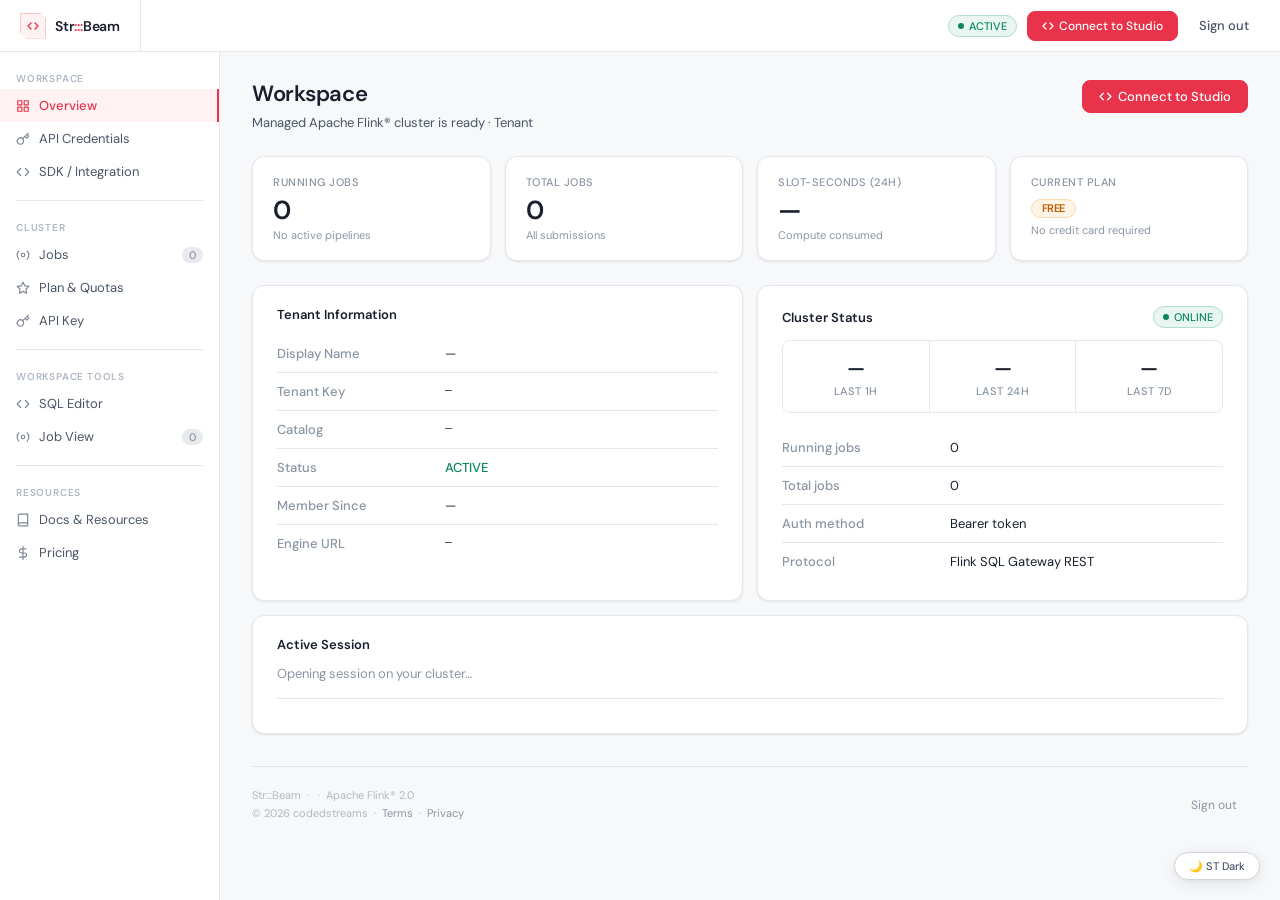
<file: studio/beam-welcome.html>
<!DOCTYPE html>
<html lang="en">
<head>
  <meta charset="UTF-8">
  <meta name="viewport" content="width=device-width, initial-scale=1.0">
  <title>Str:::Beam — Workspace</title>
  <link rel="preconnect" href="https://fonts.googleapis.com">
  <link href="https://fonts.googleapis.com/css2?family=DM+Sans:wght@300;400;500;600&family=DM+Mono:wght@400;500&display=swap" rel="stylesheet">
  <style>
    :root{
      --surface-0:#ffffff;--surface-1:#f7f8f9;--surface-2:#f0f2f4;--surface-3:#e8eaed;
      --border-soft:#e4e7eb;--border-med:#d0d5dc;
      --text-primary:#1a1f2e;--text-secondary:#4a5568;--text-tertiary:#8a95a3;--text-muted:#b0b8c4;
      --accent:#e8334a;--accent-light:#fef2f3;--accent-border:#fac5cb;
      --green:#0a875a;--green-bg:#e8f5f0;--green-border:#b3ddd0;
      --blue:#0073e6;--blue-bg:#eff6ff;--blue-border:#bfdbfe;
      --orange:#c05c00;--orange-bg:#fff4e6;--orange-border:#fdd9b0;
      --font-ui:'DM Sans',system-ui,sans-serif;--font-mono:'DM Mono','Fira Code',monospace;
      --r-sm:4px;--r-md:8px;--r-lg:12px;
      --shadow-card:0 1px 3px rgba(0,0,0,0.06),0 1px 2px rgba(0,0,0,0.04);
      --shadow-drop:0 4px 16px rgba(0,0,0,0.08),0 1px 4px rgba(0,0,0,0.05);
    }
    *,*::before,*::after{box-sizing:border-box;margin:0;padding:0;}
    html{font-size:14px;scroll-behavior:smooth;}
    body{font-family:var(--font-ui);background:var(--surface-1);color:var(--text-primary);min-height:100vh;-webkit-font-smoothing:antialiased;}
    a{color:var(--blue);text-decoration:none;}a:hover{text-decoration:underline;}
    button{cursor:pointer;font-family:var(--font-ui);}
    code{font-family:var(--font-mono);font-size:.85em;background:var(--surface-2);border:1px solid var(--border-soft);border-radius:var(--r-sm);padding:1px 5px;color:var(--text-secondary);}
    ::-webkit-scrollbar{width:6px;height:6px;}::-webkit-scrollbar-track{background:transparent;}::-webkit-scrollbar-thumb{background:var(--border-med);border-radius:3px;}
    .layout{display:grid;grid-template-columns:220px 1fr;grid-template-rows:52px 1fr;min-height:100vh;}
    .topnav{grid-column:1/-1;background:var(--surface-0);border-bottom:1px solid var(--border-soft);display:flex;align-items:center;padding:0 20px;position:sticky;top:0;z-index:100;}
    .topnav-brand{display:flex;align-items:center;gap:9px;padding-right:20px;border-right:1px solid var(--border-soft);height:100%;text-decoration:none;}
    .brand-mark{width:26px;height:26px;background:var(--accent-light);border:1px solid var(--accent-border);clip-path:polygon(0 0,78% 0,100% 22%,100% 100%,22% 100%,0 78%);display:flex;align-items:center;justify-content:center;flex-shrink:0;}
    .brand-name{font-size:14px;font-weight:600;color:var(--text-primary);letter-spacing:-.2px;}
    .brand-name span{color:var(--accent);}
    .topnav-env{display:flex;align-items:center;gap:6px;margin-left:16px;}
    .topnav-env-label{font-size:11px;color:var(--text-tertiary);text-transform:uppercase;letter-spacing:.5px;font-weight:500;}
    .topnav-env-val{font-weight:500;color:var(--text-primary);font-size:13px;}
    .topnav-right{display:flex;align-items:center;gap:10px;margin-left:auto;}
    .pill-status{display:inline-flex;align-items:center;gap:5px;font-size:11px;font-weight:500;padding:3px 9px;border-radius:20px;}
    .pill-status.active{background:var(--green-bg);border:1px solid var(--green-border);color:var(--green);}
    .pill-dot{width:6px;height:6px;border-radius:50%;}
    .pill-status.active .pill-dot{background:var(--green);animation:blink 2.5s ease-in-out infinite;}
    @keyframes blink{0%,100%{opacity:1}55%{opacity:.35}}
    @keyframes spin{to{transform:rotate(360deg)}}
    .btn{display:inline-flex;align-items:center;gap:6px;font-family:var(--font-ui);font-size:13px;font-weight:500;border-radius:var(--r-md);padding:7px 16px;transition:all .14s;cursor:pointer;white-space:nowrap;text-decoration:none;}
    .btn-primary{background:var(--accent);border:1px solid var(--accent);color:#fff;}
    .btn-primary:hover{background:#d42b41;border-color:#d42b41;box-shadow:0 2px 8px rgba(232,51,74,.25);text-decoration:none;color:#fff;}
    .btn-secondary{background:var(--surface-0);border:1px solid var(--border-med);color:var(--text-secondary);}
    .btn-secondary:hover{background:var(--surface-1);border-color:var(--text-tertiary);color:var(--text-primary);text-decoration:none;}
    .btn-ghost{background:transparent;border:1px solid transparent;color:var(--text-secondary);padding:6px 10px;}
    .btn-ghost:hover{background:var(--surface-2);color:var(--text-primary);text-decoration:none;}
    .btn-danger-ghost{background:transparent;border:1px solid transparent;color:var(--text-tertiary);font-size:12px;padding:5px 10px;}
    .btn-danger-ghost:hover{background:var(--accent-light);color:var(--accent);text-decoration:none;}
    .sidebar{background:var(--surface-0);border-right:1px solid var(--border-soft);padding:20px 0;overflow-y:auto;}
    .sidebar-section-label{font-size:10px;font-weight:600;color:var(--text-muted);text-transform:uppercase;letter-spacing:.8px;padding:0 16px;margin-bottom:4px;margin-top:20px;}
    .sidebar-section-label:first-child{margin-top:0;}
    .sidebar-item{display:flex;align-items:center;gap:9px;padding:8px 16px;font-size:13px;color:var(--text-secondary);cursor:pointer;border:none;background:transparent;width:100%;text-align:left;transition:background .12s,color .12s;text-decoration:none;}
    .sidebar-item:hover{background:var(--surface-2);color:var(--text-primary);text-decoration:none;}
    .sidebar-item.active{background:var(--accent-light);color:var(--accent);font-weight:500;border-right:2px solid var(--accent);}
    .sidebar-item svg{flex-shrink:0;opacity:.7;}.sidebar-item.active svg{opacity:1;}
    .sidebar-item-count{margin-left:auto;font-size:11px;background:var(--surface-3);border-radius:20px;padding:1px 7px;color:var(--text-tertiary);font-weight:500;}
    .sidebar-item.active .sidebar-item-count{background:rgba(232,51,74,.12);color:var(--accent);}
    .sidebar-divider{height:1px;background:var(--border-soft);margin:12px 16px;}
    .content{overflow-y:auto;padding:28px 32px 48px;background:var(--surface-1);}
    .page-header{margin-bottom:24px;}
    .page-header-row{display:flex;align-items:flex-start;justify-content:space-between;gap:16px;flex-wrap:wrap;}
    .page-title{font-size:22px;font-weight:600;color:var(--text-primary);letter-spacing:-.3px;margin-bottom:4px;line-height:1.3;}
    .page-subtitle{font-size:13px;color:var(--text-secondary);line-height:1.5;}
    .section-header{display:flex;align-items:center;justify-content:space-between;margin-bottom:12px;}
    .section-title{font-size:13px;font-weight:600;color:var(--text-primary);}
    .card{background:var(--surface-0);border:1px solid var(--border-soft);border-radius:var(--r-lg);box-shadow:var(--shadow-card);overflow:hidden;}
    .card-padded{padding:20px 24px;}
    .stat-grid{display:grid;grid-template-columns:repeat(4,1fr);gap:14px;margin-bottom:24px;}
    .stat-card{background:var(--surface-0);border:1px solid var(--border-soft);border-radius:var(--r-lg);padding:18px 20px;box-shadow:var(--shadow-card);}
    .stat-label{font-size:11px;font-weight:500;color:var(--text-tertiary);text-transform:uppercase;letter-spacing:.5px;margin-bottom:8px;}
    .stat-value{font-size:26px;font-weight:600;color:var(--text-primary);line-height:1;letter-spacing:-.5px;margin-bottom:5px;}
    .stat-sub{font-size:11px;color:var(--text-tertiary);}.stat-sub.green{color:var(--green);}
    .two-col{display:grid;grid-template-columns:1fr 1fr;gap:14px;margin-bottom:14px;}
    .kv-table{width:100%;border-collapse:collapse;}
    .kv-table tr{border-bottom:1px solid var(--border-soft);}.kv-table tr:last-child{border-bottom:none;}
    .kv-table td{padding:10px 0;font-size:13px;vertical-align:top;}
    .kv-key{color:var(--text-tertiary);font-weight:500;width:38%;font-size:12px;}
    .kv-val{color:var(--text-primary);word-break:break-all;}
    .kv-val.mono{font-family:var(--font-mono);font-size:12px;color:var(--text-secondary);}
    .copy-inline{font-size:11px;color:var(--blue);cursor:pointer;margin-left:8px;font-weight:500;background:none;border:none;padding:0;font-family:var(--font-ui);}
    .usage-grid{display:grid;grid-template-columns:repeat(3,1fr);gap:1px;background:var(--border-soft);border-radius:var(--r-md);overflow:hidden;border:1px solid var(--border-soft);}
    .usage-cell{background:var(--surface-0);padding:14px 16px;text-align:center;}
    .usage-val{font-size:20px;font-weight:600;color:var(--text-primary);font-variant-numeric:tabular-nums;margin-bottom:3px;letter-spacing:-.3px;}
    .usage-lbl{font-size:11px;color:var(--text-tertiary);font-weight:500;text-transform:uppercase;letter-spacing:.4px;}
    .tier-badge{display:inline-flex;align-items:center;font-size:11px;font-weight:600;padding:3px 10px;border-radius:20px;}
    .tier-FREE{background:var(--orange-bg);border:1px solid var(--orange-border);color:var(--orange);}
    .tier-PRO{background:var(--blue-bg);border:1px solid var(--blue-border);color:var(--blue);}
    .tier-ENTERPRISE{background:var(--green-bg);border:1px solid var(--green-border);color:var(--green);}
    .feature-list{list-style:none;display:flex;flex-direction:column;gap:8px;margin:14px 0;}
    .feature-list li{display:flex;align-items:flex-start;gap:8px;font-size:13px;color:var(--text-secondary);line-height:1.45;}
    .feature-check{width:14px;height:14px;flex-shrink:0;margin-top:1px;color:var(--green);}
    .feature-x{width:14px;height:14px;flex-shrink:0;margin-top:1px;color:var(--text-muted);}
    .upgrade-banner{display:flex;align-items:center;gap:12px;padding:14px 16px;background:var(--accent-light);border:1px solid var(--accent-border);border-radius:var(--r-md);margin-top:16px;}
    .upgrade-banner-text{flex:1;font-size:12px;color:var(--text-secondary);line-height:1.5;}
    .upgrade-banner-text strong{color:var(--accent);}
    .apikey-row{display:flex;align-items:center;gap:10px;padding:11px 14px;background:var(--surface-1);border:1px solid var(--border-soft);border-radius:var(--r-md);margin-bottom:12px;}
    .apikey-val{flex:1;font-family:var(--font-mono);font-size:12px;color:var(--text-secondary);min-width:0;overflow:hidden;text-overflow:ellipsis;white-space:nowrap;}
    .apikey-label-sm{font-size:10px;font-weight:600;color:var(--text-tertiary);text-transform:uppercase;letter-spacing:.5px;margin-bottom:6px;}
    .tabs-bar{display:flex;border-bottom:1px solid var(--border-soft);margin-bottom:16px;}
    .tab-btn{padding:9px 16px;font-size:13px;font-weight:500;color:var(--text-tertiary);background:transparent;border:none;border-bottom:2px solid transparent;margin-bottom:-1px;cursor:pointer;transition:color .14s,border-color .14s;}
    .tab-btn:hover{color:var(--text-primary);}.tab-btn.active{color:var(--accent);border-bottom-color:var(--accent);font-weight:600;}
    .tab-pane{display:none;}.tab-pane.active{display:block;}
    .code-wrap{position:relative;margin-bottom:14px;}
    .code-block{background:var(--surface-1);border:1px solid var(--border-soft);border-radius:var(--r-md);padding:14px 16px;font-family:var(--font-mono);font-size:12px;color:var(--text-secondary);line-height:1.8;overflow-x:auto;white-space:pre;}
    .code-block .kw{color:#6366f1;}.code-block .str{color:var(--green);}.code-block .cm{color:var(--text-muted);font-style:italic;}.code-block .hl{color:var(--blue);font-weight:500;}.code-block .acc{color:var(--accent);font-weight:500;}
    .code-copy{position:absolute;top:8px;right:8px;padding:3px 9px;background:var(--surface-0);border:1px solid var(--border-med);border-radius:var(--r-sm);font-size:11px;font-weight:500;color:var(--text-tertiary);transition:all .12s;}
    .code-copy:hover{color:var(--text-primary);border-color:var(--text-tertiary);}
    .code-label{font-size:11px;font-weight:600;color:var(--text-tertiary);text-transform:uppercase;letter-spacing:.5px;margin-bottom:5px;}
    .infobox{display:flex;gap:10px;padding:12px 14px;border-radius:var(--r-md);font-size:12px;line-height:1.6;margin-bottom:14px;}
    .infobox.blue{background:var(--blue-bg);border:1px solid var(--blue-border);color:var(--text-secondary);}
    .infobox.orange{background:var(--orange-bg);border:1px solid var(--orange-border);color:var(--text-secondary);}
    .infobox strong{color:var(--text-primary);}
    .docs-grid{display:grid;grid-template-columns:repeat(auto-fill,minmax(190px,1fr));gap:12px;}
    .doc-card{background:var(--surface-0);border:1px solid var(--border-soft);border-radius:var(--r-md);padding:16px 18px;display:flex;flex-direction:column;gap:5px;cursor:pointer;transition:border-color .14s,box-shadow .14s;text-decoration:none;color:inherit;}
    .doc-card:hover{border-color:var(--border-med);box-shadow:var(--shadow-drop);text-decoration:none;}
    .doc-card-icon{width:28px;height:28px;border-radius:var(--r-sm);background:var(--surface-2);border:1px solid var(--border-soft);display:flex;align-items:center;justify-content:center;margin-bottom:6px;}
    .doc-card-title{font-size:13px;font-weight:600;color:var(--text-primary);}
    .doc-card-sub{font-size:11px;color:var(--text-tertiary);line-height:1.4;}
    .doc-card-arrow{font-size:11px;color:var(--blue);margin-top:auto;padding-top:6px;font-weight:500;}
    .warning-box{background:var(--orange-bg);border:1px solid var(--orange-border);border-radius:var(--r-md);padding:12px 14px;font-size:12px;color:var(--text-secondary);line-height:1.6;margin-bottom:12px;}
    .warning-box strong{color:var(--orange);}
    .content-footer{margin-top:32px;padding-top:20px;border-top:1px solid var(--border-soft);display:flex;align-items:center;justify-content:space-between;flex-wrap:wrap;gap:10px;}
    .footer-meta{font-size:11px;color:var(--text-muted);line-height:1.6;}
    #toast-beam{position:fixed;bottom:24px;right:24px;z-index:9999;display:flex;flex-direction:column;gap:8px;pointer-events:none;}
    .toast-item{padding:10px 16px;border-radius:var(--r-md);font-size:12px;font-weight:500;box-shadow:var(--shadow-drop);opacity:0;transform:translateY(8px);animation:tIn .2s forwards,tOut .2s 2.6s forwards;}
    .toast-item.ok{background:#fff;border:1px solid var(--green-border);color:var(--green);}
    .toast-item.err{background:#fff;border:1px solid var(--accent-border);color:var(--accent);}
    .toast-item.info{background:#fff;border:1px solid var(--border-med);color:var(--text-secondary);}
    @keyframes tIn{to{opacity:1;transform:translateY(0);}}@keyframes tOut{to{opacity:0;transform:translateY(8px);}}
    /* ST Dark */
    body.theme-stdark{
      --surface-0:#1e1f22;--surface-1:#13141a;--surface-2:#2b2d30;--surface-3:#393b40;
      --border-soft:#393b40;--border-med:#4a4d54;
      --text-primary:#e8e8e8;--text-secondary:#bcbec4;--text-tertiary:#8c8fa6;--text-muted:#6e7274;
      --accent:#4e9de8;--accent-light:rgba(78,157,232,.12);--accent-border:rgba(78,157,232,.35);
      --green:#57c764;--green-bg:rgba(87,199,100,.10);--green-border:rgba(87,199,100,.30);
      --blue:#4e9de8;--blue-bg:rgba(78,157,232,.10);--blue-border:rgba(78,157,232,.30);
      --orange:#cf8e6d;--orange-bg:rgba(207,142,109,.10);--orange-border:rgba(207,142,109,.30);
      --font-mono:'JetBrains Mono','Fira Code',monospace;
      --shadow-card:0 1px 8px rgba(0,0,0,.5);--shadow-drop:0 4px 24px rgba(0,0,0,.7);
    }
    body.theme-stdark .topnav{background:#1c1d20;border-bottom-color:#2e3035;}
    body.theme-stdark .sidebar{background:#25262a;border-right-color:#2e3035;}
    body.theme-stdark .content{background:#13141a;}
    body.theme-stdark .card,body.theme-stdark .stat-card{background:#1e1f22;border-color:#393b40;}
    body.theme-stdark .usage-cell{background:#1e1f22;}
    body.theme-stdark .apikey-row{background:#2b2d30;border-color:#393b40;}
    body.theme-stdark .code-block{background:#1c1d20;border-color:#393b40;}
    body.theme-stdark .brand-name{color:#e8e8e8;}body.theme-stdark .brand-name span{color:#4e9de8;}
    body.theme-stdark .brand-mark{background:rgba(78,157,232,.12);border-color:rgba(78,157,232,.4);}
    body.theme-stdark .sidebar-item.active{background:rgba(78,157,232,.12);color:#4e9de8;border-right-color:#4e9de8;}
    body.theme-stdark .sidebar-item:hover{background:rgba(78,157,232,.07);}
    body.theme-stdark .btn-primary{background:#4e9de8;border-color:#4e9de8;color:#fff;}
    body.theme-stdark .btn-primary:hover{background:#6db3f2;border-color:#6db3f2;color:#fff;}
    body.theme-stdark .btn-secondary{background:#393b40;border-color:#4a4d54;color:#bcbec4;}
    body.theme-stdark .btn-secondary:hover{background:#44474e;color:#e8e8e8;}
    body.theme-stdark .tab-btn.active{color:#4e9de8;border-bottom-color:#4e9de8;}
    body.theme-stdark .pill-status.active{background:rgba(87,199,100,.10);border-color:rgba(87,199,100,.30);color:#57c764;}
    body.theme-stdark .pill-status.active .pill-dot{background:#57c764;}
    body.theme-stdark .toast-item.ok{background:#1e1f22;border-color:rgba(87,199,100,.35);color:#57c764;}
    body.theme-stdark .toast-item.err{background:#1e1f22;border-color:rgba(247,84,100,.35);color:#f75464;}
    body.theme-stdark .toast-item.info{background:#1e1f22;border-color:rgba(78,157,232,.35);color:#4e9de8;}
    body.theme-stdark .sidebar-divider{background:#2e3035;}
    body.theme-stdark .doc-card{background:#1e1f22;border-color:#393b40;}
    body.theme-stdark .doc-card:hover{border-color:rgba(78,157,232,.45);}
    body.theme-stdark ::-webkit-scrollbar-track{background:#1e1f22;}
    body.theme-stdark ::-webkit-scrollbar-thumb{background:#393b40;}
    .theme-toggle{position:fixed;bottom:20px;right:20px;z-index:500;display:flex;align-items:center;gap:6px;background:var(--surface-0);border:1px solid var(--border-med);border-radius:20px;padding:6px 14px;font-size:11px;font-weight:500;font-family:var(--font-ui);color:var(--text-secondary);cursor:pointer;box-shadow:var(--shadow-drop);transition:all .15s;}
    @media(max-width:1024px){.stat-grid{grid-template-columns:repeat(2,1fr);}.two-col{grid-template-columns:1fr;}}
    @media(max-width:768px){.layout{grid-template-columns:1fr;}.sidebar{display:none;}.content{padding:20px 16px 40px;}.stat-grid{grid-template-columns:1fr 1fr;}.topnav-env{display:none;}}
    @media(max-width:480px){.stat-grid{grid-template-columns:1fr;}.usage-grid{grid-template-columns:1fr;background:none;border:none;gap:8px;}.usage-cell{border:1px solid var(--border-soft);border-radius:var(--r-md);}}
  </style>
  <style id="beam-embedded-css">
    /* FIX: all workspace CSS in one place, no duplicate sections */
    :root{
      --bsh-keyword:#00d4aa;--bsh-clause:#4fa3e0;--bsh-stream:#7ec8e3;
      --bsh-type:#c8d96a;--bsh-func:#c792ea;--bsh-string:#f5a623;
      --bsh-ident:#7ab8d8;--bsh-number:#56d3d8;--bsh-comment:#4d7a55;
      --bsh-operator:#7a8a9a;--bsh-plain:#c8d8e8;
    }
    body.theme-stdark{--bsh-keyword:#4e9de8;--bsh-clause:#4e9de8;--bsh-stream:#57c764;--bsh-type:#e2c26e;--bsh-func:#d4a2f7;--bsh-string:#e07734;--bsh-ident:#9cdcfe;--bsh-number:#b5cea8;--bsh-comment:#5c7a5c;--bsh-operator:#888a9a;--bsh-plain:#cdd6e0;}
    body.theme-light{--bsh-keyword:#0a8a6a;--bsh-clause:#1560a0;--bsh-stream:#1578a8;--bsh-type:#6a7a00;--bsh-func:#7a00c0;--bsh-string:#c06000;--bsh-ident:#2060a0;--bsh-number:#007878;--bsh-comment:#3a7a3a;--bsh-operator:#556677;--bsh-plain:#2a3a4a;}
    /* FIX 1+2: single section shells */
    #section-editor,#section-jobview{display:none;flex-direction:column;height:calc(100vh - 52px);min-height:480px;overflow:hidden;padding:0!important;margin:0!important;width:100%;box-sizing:border-box;}
    #section-editor.active,#section-jobview.active{display:flex;}
    .beam-editor-layout{display:flex;flex-direction:column;flex:1;min-height:0;overflow:hidden;background:var(--surface-1);}
    .beam-session-bar{display:flex;align-items:center;gap:8px;padding:5px 14px;background:var(--surface-0);border-bottom:1px solid var(--border-soft);flex-shrink:0;font-size:11px;color:var(--text-secondary);font-family:var(--font-mono);}
    .beam-session-dot{width:7px;height:7px;border-radius:50%;background:var(--text-muted);flex-shrink:0;transition:background .3s;}
    .beam-session-dot.ok{background:var(--green);animation:blink 2.5s ease-in-out infinite;}
    .beam-session-dot.run{background:var(--orange);animation:blink .5s ease-in-out infinite;}
    .beam-tabs-bar{display:flex;align-items:flex-end;padding:0 8px 0 0;background:var(--surface-1);border-bottom:1px solid var(--border-soft);flex-shrink:0;overflow-x:auto;overflow-y:hidden;scrollbar-width:none;min-height:34px;}
    .beam-tabs-bar::-webkit-scrollbar{display:none;}
    .beam-tab{display:inline-flex;align-items:center;gap:5px;padding:6px 12px;font-size:11px;font-weight:500;font-family:var(--font-mono);color:var(--text-tertiary);background:transparent;border:none;border-bottom:2px solid transparent;cursor:pointer;white-space:nowrap;margin-bottom:-1px;transition:color .12s,border-color .12s,background .12s;min-width:80px;max-width:160px;}
    .beam-tab:hover{color:var(--text-primary);background:var(--surface-2);}
    .beam-tab.active{color:var(--accent);border-bottom-color:var(--accent);background:var(--surface-0);font-weight:600;}
    .beam-tab-dot{width:5px;height:5px;border-radius:50%;background:var(--accent);display:none;flex-shrink:0;}
    .beam-tab.unsaved .beam-tab-dot{display:inline-block;}
    .beam-tab-label{overflow:hidden;text-overflow:ellipsis;white-space:nowrap;flex:1;min-width:0;text-align:left;}
    .beam-tab-close{font-size:13px;opacity:.4;flex-shrink:0;width:14px;text-align:center;line-height:1;border-radius:2px;padding:1px 2px;transition:opacity .12s,background .12s;}
    .beam-tab:hover .beam-tab-close{opacity:.8;}
    .beam-tab-close:hover{opacity:1!important;background:rgba(232,51,74,.15);color:var(--accent);}
    .beam-tab-add{padding:5px 10px;font-size:16px;font-weight:300;color:var(--text-tertiary);background:transparent;border:none;cursor:pointer;flex-shrink:0;line-height:1;border-radius:var(--r-sm);margin-left:2px;align-self:center;transition:color .12s,background .12s;}
    .beam-tab-add:hover{color:var(--accent);background:var(--accent-light);}
    .beam-toolbar{display:flex;align-items:center;gap:5px;padding:6px 12px;background:var(--surface-0);border-bottom:1px solid var(--border-soft);flex-shrink:0;flex-wrap:nowrap;overflow-x:auto;scrollbar-width:none;}
    .beam-toolbar::-webkit-scrollbar{display:none;}
    .beam-tbtn{display:inline-flex;align-items:center;gap:4px;padding:4px 10px;font-size:11px;font-weight:500;font-family:var(--font-ui);border-radius:var(--r-sm);border:1px solid var(--border-soft);background:var(--surface-1);color:var(--text-secondary);cursor:pointer;white-space:nowrap;transition:all .12s;flex-shrink:0;}
    .beam-tbtn:hover{background:var(--surface-2);color:var(--text-primary);border-color:var(--border-med);}
    .beam-tbtn.run{background:var(--accent);border-color:var(--accent);color:#fff;font-weight:700;}
    .beam-tbtn.run:hover{background:#d42b41;}
    .beam-tbtn.run:disabled{opacity:.5;cursor:not-allowed;}
    .beam-tbtn.stop{background:var(--accent-light);border-color:var(--accent-border);color:var(--accent);display:none;}
    .beam-tbtn.stop.visible{display:inline-flex;}
    .beam-tbtn.accent{border-color:var(--accent-border);color:var(--accent);background:var(--accent-light);}
    .beam-tb-sep{width:1px;height:18px;background:var(--border-soft);flex-shrink:0;margin:0 2px;}
    .beam-tb-snippet{padding:3px 7px;font-size:10px;font-family:var(--font-mono);border:1px solid var(--border-soft);border-radius:3px;background:var(--surface-2);color:var(--text-tertiary);cursor:pointer;white-space:nowrap;flex-shrink:0;transition:all .12s;}
    .beam-tb-snippet:hover{border-color:var(--accent-border);color:var(--accent);background:var(--accent-light);}
    .beam-tb-info{margin-left:auto;display:flex;align-items:center;gap:10px;font-size:10px;color:var(--text-tertiary);font-family:var(--font-mono);flex-shrink:0;}
    .beam-exec-spinner{display:none;align-items:center;gap:5px;font-size:10px;color:var(--accent);}
    .beam-exec-spinner.on{display:flex;}
    .beam-exec-spinner::before{content:'';width:9px;height:9px;border:2px solid rgba(232,51,74,.2);border-top-color:var(--accent);border-radius:50%;animation:_bspin .7s linear infinite;flex-shrink:0;}
    @keyframes _bspin{to{transform:rotate(360deg);}}
    .beam-editor-area{position:relative;flex:1;min-height:0;display:flex;overflow:hidden;background:var(--surface-0);}
    #beam-line-nums{width:42px;flex-shrink:0;overflow:hidden;padding:10px 0;background:var(--surface-1);border-right:1px solid var(--border-soft);font-family:var(--font-mono);font-size:12px;line-height:1.65;color:var(--text-muted);text-align:right;user-select:none;box-sizing:border-box;}
    #beam-line-nums span{display:block;padding-right:8px;}
    #beam-hl-mirror{position:absolute;top:0;left:42px;right:0;bottom:0;pointer-events:none;overflow:hidden;white-space:pre-wrap;word-wrap:break-word;font-family:'DM Mono','IBM Plex Mono','Fira Code',monospace;font-size:12px;line-height:1.65;padding:10px 14px;box-sizing:border-box;color:transparent;background:transparent;z-index:0;tab-size:4;}
    #beam-hl-mirror .bsh-kw{color:var(--bsh-keyword);font-weight:700;}
    #beam-hl-mirror .bsh-cl{color:var(--bsh-clause);font-weight:700;}
    #beam-hl-mirror .bsh-st{color:var(--bsh-stream);font-weight:700;}
    #beam-hl-mirror .bsh-tp{color:var(--bsh-type);}
    #beam-hl-mirror .bsh-fn{color:var(--bsh-func);}
    #beam-hl-mirror .bsh-str{color:var(--bsh-string);}
    #beam-hl-mirror .bsh-id{color:var(--bsh-ident);}
    #beam-hl-mirror .bsh-num{color:var(--bsh-number);}
    #beam-hl-mirror .bsh-cmt{color:var(--bsh-comment);font-style:italic;}
    #beam-hl-mirror .bsh-op{color:var(--bsh-operator);}
    #beam-hl-mirror .bsh-pl{color:var(--bsh-plain);}
    #beam-sql-editor{position:relative;z-index:1;flex:1;min-width:0;resize:none;border:none;outline:none;padding:10px 14px;font-family:'DM Mono','IBM Plex Mono','Fira Code',monospace;font-size:12px;line-height:1.65;color:transparent!important;-webkit-text-fill-color:transparent!important;caret-color:var(--text-primary)!important;background:transparent!important;tab-size:4;overflow:auto;white-space:pre;word-wrap:normal;box-sizing:border-box;}
    #beam-sql-editor::placeholder{color:var(--text-muted)!important;-webkit-text-fill-color:var(--text-muted)!important;opacity:1;}
    body.theme-stdark #beam-sql-editor{caret-color:#cdd6e0!important;}
    body.theme-stdark .beam-editor-area,body.theme-stdark #beam-hl-mirror{background:#1e1f22;}
    body.theme-stdark #beam-line-nums{background:#25262a;border-right-color:#393b40;}
    body.theme-light .beam-editor-area,body.theme-light #beam-hl-mirror{background:#fff;}
    body.theme-light #beam-line-nums{background:#f4f6fb;}
    .beam-v-resizer{height:5px;background:var(--border-soft);cursor:ns-resize;flex-shrink:0;transition:background .14s;}
    .beam-v-resizer:hover{background:rgba(232,51,74,.4);}
    .beam-results-panel{height:220px;flex-shrink:0;display:flex;flex-direction:column;overflow:hidden;background:var(--surface-0);border-top:1px solid var(--border-soft);}
    .beam-rtabs-bar{display:flex;align-items:center;background:var(--surface-1);border-bottom:1px solid var(--border-soft);flex-shrink:0;}
    .beam-rtab{padding:6px 14px;font-size:11px;font-weight:500;font-family:var(--font-ui);color:var(--text-tertiary);border:none;border-bottom:2px solid transparent;margin-bottom:-1px;background:transparent;cursor:pointer;transition:color .12s,border-color .12s;}
    .beam-rtab:hover{color:var(--text-primary);}.beam-rtab.active{color:var(--accent);border-bottom-color:var(--accent);font-weight:600;}
    .beam-rtab-badge{display:inline-block;font-size:9px;padding:1px 5px;border-radius:20px;background:var(--surface-2);color:var(--text-tertiary);margin-left:3px;font-weight:500;}
    .beam-rtab.active .beam-rtab-badge{background:rgba(232,51,74,.12);color:var(--accent);}
    .beam-results-body{flex:1;overflow:hidden;position:relative;}
    #beam-res-data,#beam-res-log{display:none;height:100%;overflow:auto;}
    #beam-res-data.on,#beam-res-log.on{display:block;}
    .beam-res-table{width:100%;border-collapse:collapse;font-size:11px;font-family:var(--font-mono);}
    .beam-res-table thead th{background:var(--surface-2);color:var(--text-secondary);font-weight:600;padding:5px 10px;text-align:left;border-bottom:2px solid var(--border-soft);white-space:nowrap;position:sticky;top:0;z-index:1;font-size:10px;text-transform:uppercase;letter-spacing:.3px;}
    .beam-res-table tbody tr:nth-child(even){background:var(--surface-1);}
    .beam-res-table tbody tr:hover{background:rgba(0,115,230,.05)!important;}
    .beam-res-table tbody td{padding:4px 10px;border-bottom:1px solid var(--border-soft);color:var(--text-primary);max-width:280px;overflow:hidden;text-overflow:ellipsis;white-space:nowrap;}
    .beam-res-table tbody td.b-null{color:var(--text-muted);font-style:italic;}
    .beam-res-table tbody td.b-num{color:var(--blue);}
    .beam-res-table tbody td.b-rn{color:var(--text-muted);text-align:right;width:36px;background:var(--surface-1)!important;}
    #beam-res-log{padding:6px 12px;font-family:var(--font-mono);font-size:11px;line-height:1.75;}
    .b-log-line{margin-bottom:1px;}
    .b-log-time{color:var(--text-muted);margin-right:6px;}
    .b-log-ok{color:var(--green);}.b-log-err{color:var(--accent);font-weight:600;}
    .b-log-warn{color:var(--orange);}.b-log-info{color:var(--text-secondary);}.b-log-sql{color:var(--blue);}
    .beam-empty{display:flex;flex-direction:column;align-items:center;justify-content:center;height:100%;gap:8px;color:var(--text-muted);font-size:12px;text-align:center;padding:24px;}
    .beam-empty .ei{font-size:28px;opacity:.25;}
    .beam-jv-toolbar{display:flex;align-items:center;gap:7px;padding:7px 14px;background:var(--surface-0);border-bottom:1px solid var(--border-soft);flex-shrink:0;flex-wrap:wrap;}
    #beam-jg-sel{padding:5px 10px;font-size:11px;font-family:var(--font-mono);background:var(--surface-1);border:1px solid var(--border-med);border-radius:var(--r-md);color:var(--text-primary);min-width:220px;max-width:380px;cursor:pointer;outline:none;}
    .beam-jv-badge{font-size:10px;font-weight:700;padding:2px 9px;border-radius:20px;border:1px solid var(--border-soft);display:none;}
    .beam-jv-badge.RUNNING{background:var(--green-bg);border-color:var(--green-border);color:var(--green);display:inline-block;}
    .beam-jv-badge.FINISHED{background:var(--surface-2);color:var(--text-tertiary);display:inline-block;}
    .beam-jv-badge.FAILED{background:var(--accent-light);border-color:var(--accent-border);color:var(--accent);display:inline-block;}
    .beam-jv-badge.CANCELED{background:var(--orange-bg);border-color:var(--orange-border);color:var(--orange);display:inline-block;}
    .beam-jv-layout{display:flex;flex:1;min-height:0;overflow:hidden;}
    .beam-jv-sidebar{width:230px;flex-shrink:0;overflow-y:auto;border-right:1px solid var(--border-soft);background:var(--surface-0);display:flex;flex-direction:column;}
    .beam-jv-sb-hdr{padding:8px 12px 4px;font-size:9px;font-weight:700;color:var(--text-muted);text-transform:uppercase;letter-spacing:.8px;border-bottom:1px solid var(--border-soft);flex-shrink:0;}
    .beam-job-row{display:flex;flex-direction:column;gap:3px;padding:8px 12px;cursor:pointer;border-bottom:1px solid var(--border-soft);transition:background .1s;}
    .beam-job-row:hover{background:var(--surface-2);}
    .beam-job-row.active{background:var(--accent-light);border-right:2px solid var(--accent);}
    .beam-job-row-name{font-size:12px;font-weight:500;color:var(--text-primary);overflow:hidden;text-overflow:ellipsis;white-space:nowrap;}
    .beam-job-row-meta{font-size:10px;color:var(--text-tertiary);font-family:var(--font-mono);display:flex;gap:8px;align-items:center;}
    .b-state-dot{width:6px;height:6px;border-radius:50%;flex-shrink:0;}
    .b-state-dot.RUNNING{background:var(--green);animation:blink 2.5s ease-in-out infinite;}
    .b-state-dot.FINISHED{background:var(--text-muted);}
    .b-state-dot.FAILED{background:var(--accent);}
    .b-state-dot.CANCELED,.b-state-dot.RESTARTING{background:var(--orange);}
    .b-state-dot.RESTARTING{animation:blink .8s ease-in-out infinite;}
    .beam-jg-wrap{flex:1;min-width:0;position:relative;overflow:hidden;}
    .beam-jg-canvas{width:100%;height:100%;overflow:auto;position:relative;background:var(--surface-1);cursor:grab;}
    .beam-jg-canvas:active,.beam-jg-canvas.dragging{cursor:grabbing;}
    .beam-jv-detail{position:absolute;bottom:0;right:0;width:320px;max-height:65%;background:var(--surface-0);border-top:1px solid var(--border-soft);border-left:1px solid var(--border-soft);border-radius:var(--r-lg) 0 0 0;overflow-y:auto;padding:14px 16px;display:none;z-index:20;box-shadow:-4px -4px 16px rgba(0,0,0,.08);}
    .beam-jv-detail.open{display:block;}
    .beam-jv-detail-hdr{display:flex;align-items:center;justify-content:space-between;margin-bottom:10px;}
    .beam-jv-detail-title{font-size:13px;font-weight:600;color:var(--text-primary);}
    .beam-jv-detail-close{background:none;border:none;cursor:pointer;color:var(--text-tertiary);font-size:16px;line-height:1;}
    .beam-metric-grid{display:grid;grid-template-columns:1fr 1fr;gap:6px;margin-bottom:12px;}
    .beam-mc{background:var(--surface-1);border:1px solid var(--border-soft);border-radius:var(--r-sm);padding:7px 10px;text-align:center;}
    .beam-mc .mc-l{font-size:9px;color:var(--text-muted);text-transform:uppercase;letter-spacing:.4px;margin-bottom:3px;}
    .beam-mc .mc-v{font-size:17px;font-weight:600;color:var(--text-primary);font-variant-numeric:tabular-nums;}
    .beam-mc .mc-u{font-size:9px;color:var(--text-tertiary);margin-top:1px;}
    .beam-mc.hi{border-color:var(--green-border);background:var(--green-bg);}
    .beam-mc.hi .mc-v{color:var(--green);}
    .beam-mc.bad{border-color:var(--accent-border);background:var(--accent-light);}
    .beam-mc.bad .mc-v{color:var(--accent);}
    .beam-jv-kv{width:100%;border-collapse:collapse;}
    .beam-jv-kv tr{border-bottom:1px solid var(--border-soft);}
    .beam-jv-kv td{padding:5px 0;font-size:11px;}
    .beam-jv-kv .kk{color:var(--text-tertiary);font-weight:500;width:44%;}
    .beam-jv-kv .vv{color:var(--text-primary);font-family:var(--font-mono);font-size:11px;}
    .beam-live-dot{display:inline-block;width:6px;height:6px;border-radius:50%;background:var(--green);margin-right:4px;animation:blink 2s ease-in-out infinite;}
    #sb-editor-count{background:rgba(232,51,74,.12)!important;color:var(--accent)!important;}
    #sb-jobview-count{min-width:16px;text-align:center;}
    @media(max-width:768px){.beam-jv-sidebar{display:none;}#beam-sql-editor{font-size:11px;}.beam-results-panel{height:170px;}.beam-jv-detail{width:100%;}}
  </style>
</head>
<body>
<div class="layout">

  <!-- FIX 4: Single topnav with Connect to Studio restored -->
  <header class="topnav">
    <a class="topnav-brand" href="#">
      <div class="brand-mark"><svg width="12" height="12" viewBox="0 0 24 24" fill="none" stroke="#e8334a" stroke-width="2.8" stroke-linecap="round" stroke-linejoin="round"><polyline points="16 18 22 12 16 6"/><polyline points="8 6 2 12 8 18"/></svg></div>
      <span class="brand-name">Str<span>:::</span>Beam</span>
    </a>
    <div class="topnav-env" id="topnav-env" style="display:none;">
      <span class="topnav-env-label">Tenant</span>
      <svg width="10" height="10" viewBox="0 0 24 24" fill="none" stroke="currentColor" stroke-width="2.5" stroke-linecap="round" stroke-linejoin="round" style="color:var(--text-muted)"><polyline points="9 18 15 12 9 6"/></svg>
      <span class="topnav-env-val" id="nav-tenant-key">—</span>
    </div>
    <div class="topnav-right">
      <div class="pill-status active" id="nav-status-pill"><div class="pill-dot"></div><span id="nav-status-text">ACTIVE</span></div>
      <button class="btn btn-primary" onclick="connectToStudio()" style="font-size:12px;padding:6px 14px;gap:5px;">
        <svg width="12" height="12" viewBox="0 0 24 24" fill="none" stroke="currentColor" stroke-width="2.5" stroke-linecap="round" stroke-linejoin="round"><polyline points="16 18 22 12 16 6"/><polyline points="8 6 2 12 8 18"/></svg>
        Connect to Studio
      </button>
      <button class="btn btn-ghost" onclick="beamLogout()">Sign out</button>
    </div>
  </header>

  <!-- SIDEBAR -->
  <aside class="sidebar">
    <div class="sidebar-section-label">Workspace</div>
    <button class="sidebar-item active" onclick="showSection('overview')">
      <svg width="14" height="14" viewBox="0 0 24 24" fill="none" stroke="currentColor" stroke-width="2" stroke-linecap="round" stroke-linejoin="round"><rect x="3" y="3" width="7" height="7"/><rect x="14" y="3" width="7" height="7"/><rect x="14" y="14" width="7" height="7"/><rect x="3" y="14" width="7" height="7"/></svg>
      Overview
    </button>
    <button class="sidebar-item" onclick="showSection('credentials')">
      <svg width="14" height="14" viewBox="0 0 24 24" fill="none" stroke="currentColor" stroke-width="2" stroke-linecap="round" stroke-linejoin="round"><path d="M21 2l-2 2m-7.61 7.61a5.5 5.5 0 1 1-7.778 7.778 5.5 5.5 0 0 1 7.777-7.777zm0 0L15.5 7.5m0 0l3 3L22 7l-3-3m-3.5 3.5L19 4"/></svg>
      API Credentials
    </button>
    <button class="sidebar-item" onclick="showSection('integration')">
      <svg width="14" height="14" viewBox="0 0 24 24" fill="none" stroke="currentColor" stroke-width="2" stroke-linecap="round" stroke-linejoin="round"><polyline points="16 18 22 12 16 6"/><polyline points="8 6 2 12 8 18"/></svg>
      SDK / Integration
    </button>
    <div class="sidebar-divider"></div>
    <div class="sidebar-section-label">Cluster</div>
    <button class="sidebar-item" onclick="showSection('jobs')">
      <svg width="14" height="14" viewBox="0 0 24 24" fill="none" stroke="currentColor" stroke-width="2" stroke-linecap="round" stroke-linejoin="round"><circle cx="12" cy="12" r="3"/><path d="M19.07 4.93a10 10 0 0 1 0 14.14M4.93 4.93a10 10 0 0 0 0 14.14"/></svg>
      Jobs <span class="sidebar-item-count" id="sidebar-jobs-count">0</span>
    </button>
    <button class="sidebar-item" onclick="showSection('plan')">
      <svg width="14" height="14" viewBox="0 0 24 24" fill="none" stroke="currentColor" stroke-width="2" stroke-linecap="round" stroke-linejoin="round"><path d="M12 2l3.09 6.26L22 9.27l-5 4.87 1.18 6.88L12 17.77l-6.18 3.25L7 14.14 2 9.27l6.91-1.01L12 2z"/></svg>
      Plan &amp; Quotas
    </button>
    <button class="sidebar-item" onclick="showSection('apikeys')">
      <svg width="14" height="14" viewBox="0 0 24 24" fill="none" stroke="currentColor" stroke-width="2" stroke-linecap="round" stroke-linejoin="round"><path d="M21 2l-2 2m-7.61 7.61a5.5 5.5 0 1 1-7.778 7.778 5.5 5.5 0 0 1 7.777-7.777zm0 0L15.5 7.5m0 0l3 3L22 7l-3-3m-3.5 3.5L19 4"/></svg>
      API Key
    </button>
    <div class="sidebar-divider"></div>
    <div class="sidebar-section-label">Workspace Tools</div>
    <button class="sidebar-item" id="sb-editor-btn" onclick="showBeamTool('editor')">
      <svg width="14" height="14" viewBox="0 0 24 24" fill="none" stroke="currentColor" stroke-width="2" stroke-linecap="round" stroke-linejoin="round"><polyline points="16 18 22 12 16 6"/><polyline points="8 6 2 12 8 18"/></svg>
      SQL Editor <span class="sidebar-item-count" id="sb-editor-count" style="display:none;">●</span>
    </button>
    <button class="sidebar-item" id="sb-jobview-btn" onclick="showBeamTool('jobview')">
      <svg width="14" height="14" viewBox="0 0 24 24" fill="none" stroke="currentColor" stroke-width="2" stroke-linecap="round" stroke-linejoin="round"><circle cx="12" cy="12" r="3"/><path d="M19.07 4.93a10 10 0 0 1 0 14.14M4.93 4.93a10 10 0 0 0 0 14.14"/></svg>
      Job View <span class="sidebar-item-count" id="sb-jobview-count">0</span>
    </button>
    <div class="sidebar-divider"></div>
    <div class="sidebar-section-label">Resources</div>
    <button class="sidebar-item" onclick="showSection('docs')">
      <svg width="14" height="14" viewBox="0 0 24 24" fill="none" stroke="currentColor" stroke-width="2" stroke-linecap="round" stroke-linejoin="round"><path d="M4 19.5A2.5 2.5 0 0 1 6.5 17H20"/><path d="M6.5 2H20v20H6.5A2.5 2.5 0 0 1 4 19.5v-15A2.5 2.5 0 0 1 6.5 2z"/></svg>
      Docs &amp; Resources
    </button>
    <a class="sidebar-item" href="https://strbeam.codedstreams.io/pricing" target="_blank">
      <svg width="14" height="14" viewBox="0 0 24 24" fill="none" stroke="currentColor" stroke-width="2" stroke-linecap="round" stroke-linejoin="round"><line x1="12" y1="1" x2="12" y2="23"/><path d="M17 5H9.5a3.5 3.5 0 0 0 0 7h5a3.5 3.5 0 0 1 0 7H6"/></svg>
      Pricing
    </a>
  </aside>

  <!-- MAIN CONTENT -->
  <main class="content" id="main-content">

    <!-- OVERVIEW -->
    <section id="section-overview">
      <div class="page-header">
        <div class="page-header-row">
          <div><div class="page-title" id="overview-title">Welcome back</div><div class="page-subtitle" id="overview-sub">Your managed Apache Flink® cluster is ready.</div></div>
          <button class="btn btn-primary" onclick="connectToStudio()"><svg width="13" height="13" viewBox="0 0 24 24" fill="none" stroke="currentColor" stroke-width="2.5" stroke-linecap="round" stroke-linejoin="round"><polyline points="16 18 22 12 16 6"/><polyline points="8 6 2 12 8 18"/></svg>Connect to Studio</button>
        </div>
      </div>
      <div class="stat-grid">
        <div class="stat-card"><div class="stat-label">Running Jobs</div><div class="stat-value" id="stat-running">—</div><div class="stat-sub" id="stat-running-sub">Active pipelines</div></div>
        <div class="stat-card"><div class="stat-label">Total Jobs</div><div class="stat-value" id="stat-total">—</div><div class="stat-sub">All submissions</div></div>
        <div class="stat-card"><div class="stat-label">Slot-Seconds (24h)</div><div class="stat-value" id="stat-usage">—</div><div class="stat-sub">Compute consumed</div></div>
        <div class="stat-card"><div class="stat-label">Current Plan</div><div class="stat-value" id="stat-plan-val" style="font-size:18px;margin-top:4px;">—</div><div class="stat-sub" id="stat-plan-sub">—</div></div>
      </div>
      <div class="two-col">
        <div class="card card-padded">
          <div class="section-header"><span class="section-title">Tenant Information</span></div>
          <table class="kv-table">
            <tr><td class="kv-key">Display Name</td><td class="kv-val" id="kv-display-name">—</td></tr>
            <tr><td class="kv-key">Tenant Key</td><td class="kv-val mono" id="kv-tenant-key">—<button class="copy-inline" onclick="copyEl('kv-tenant-key')">Copy</button></td></tr>
            <tr><td class="kv-key">Catalog</td><td class="kv-val mono" id="kv-catalog">—</td></tr>
            <tr><td class="kv-key">Status</td><td class="kv-val" id="kv-status">—</td></tr>
            <tr><td class="kv-key">Member Since</td><td class="kv-val" id="kv-created">—</td></tr>
            <tr><td class="kv-key">Engine URL</td><td class="kv-val mono" id="kv-engine">—<button class="copy-inline" onclick="copyEl('kv-engine')">Copy</button></td></tr>
          </table>
        </div>
        <div class="card card-padded">
          <div class="section-header"><span class="section-title">Cluster Status</span><div class="pill-status active"><div class="pill-dot"></div><span>ONLINE</span></div></div>
          <div class="usage-grid" style="margin-bottom:16px;">
            <div class="usage-cell"><div class="usage-val" id="usage-1h">—</div><div class="usage-lbl">Last 1h</div></div>
            <div class="usage-cell"><div class="usage-val" id="usage-24h">—</div><div class="usage-lbl">Last 24h</div></div>
            <div class="usage-cell"><div class="usage-val" id="usage-7d">—</div><div class="usage-lbl">Last 7d</div></div>
          </div>
          <table class="kv-table">
            <tr><td class="kv-key">Running jobs</td><td class="kv-val" id="cluster-running-jobs">—</td></tr>
            <tr><td class="kv-key">Total jobs</td><td class="kv-val" id="cluster-total-jobs">—</td></tr>
            <tr><td class="kv-key">Auth method</td><td class="kv-val">Bearer token</td></tr>
            <tr><td class="kv-key">Protocol</td><td class="kv-val">Flink SQL Gateway REST</td></tr>
          </table>
        </div>
      </div>
      <div class="card card-padded" style="margin-top:14px;">
        <div class="section-header"><span class="section-title">Active Session</span><div class="pill-status active" id="beam-session-pill" style="display:none;"><div class="pill-dot"></div><span>BEAM</span></div></div>
        <div id="beam-session-info" style="font-size:13px;color:var(--text-tertiary);">Opening session on your cluster…</div>
        <div id="beam-quota-bars" style="margin-top:16px;padding-top:14px;border-top:1px solid var(--border-soft);"></div>
      </div>
    </section>

    <!-- CREDENTIALS -->
    <section id="section-credentials" style="display:none;">
      <div class="page-header"><div class="page-title">API Credentials</div><div class="page-subtitle">Use these to authenticate Studio, SDKs, and direct REST calls.</div></div>
      <div class="two-col">
        <div class="card card-padded">
          <div class="section-header"><span class="section-title">Active API Key</span><button class="btn btn-ghost" style="font-size:12px;padding:4px 10px;" onclick="toggleRotateSection()">Rotate key</button></div>
          <div class="apikey-row"><span class="apikey-val" id="apikey-display">&#x2022;&#x2022;&#x2022;&#x2022;&#x2022;&#x2022;&#x2022;&#x2022;&#x2022;&#x2022;&#x2022;&#x2022;&#x2022;&#x2022;&#x2022;&#x2022;&#x2022;&#x2022;&#x2022;&#x2022;</span><button class="btn btn-secondary" style="font-size:12px;padding:5px 12px;" onclick="revealKey()">Reveal &amp; Copy</button></div>
          <div id="rotate-section" style="display:none;"><div class="warning-box"><strong>Caution:</strong> Rotating your key invalidates the current one immediately.</div><button class="btn btn-secondary" style="width:100%;justify-content:center;" onclick="confirmRotate()">Rotate API Key</button></div>
          <div class="infobox blue" style="margin-top:16px;"><svg width="14" height="14" viewBox="0 0 24 24" fill="none" stroke="var(--blue)" stroke-width="2" stroke-linecap="round" stroke-linejoin="round" style="flex-shrink:0;margin-top:1px;"><circle cx="12" cy="12" r="10"/><line x1="12" y1="8" x2="12" y2="12"/><line x1="12" y1="16" x2="12.01" y2="16"/></svg><div>Keep your API key secret. Never commit it to source control.</div></div>
        </div>
        <div class="card card-padded">
          <div class="section-header"><span class="section-title">Tenant Identifiers</span></div>
          <div class="apikey-label-sm" style="margin-bottom:4px;">Tenant Key</div>
          <div class="apikey-row"><span class="apikey-val" id="cred-tenant-key">—</span><button class="btn btn-secondary" style="font-size:12px;padding:5px 12px;" onclick="copyEl('cred-tenant-key')">Copy</button></div>
          <div class="apikey-label-sm" style="margin-bottom:4px;">Catalog Name</div>
          <div class="apikey-row"><span class="apikey-val" id="cred-catalog">—</span><button class="btn btn-secondary" style="font-size:12px;padding:5px 12px;" onclick="copyEl('cred-catalog')">Copy</button></div>
          <div class="apikey-label-sm" style="margin-bottom:4px;">Engine Base URL</div>
          <div class="apikey-row"><span class="apikey-val" id="cred-engine-url">—</span><button class="btn btn-secondary" style="font-size:12px;padding:5px 12px;" onclick="copyEl('cred-engine-url')">Copy</button></div>
        </div>
      </div>
    </section>

    <!-- INTEGRATION -->
    <section id="section-integration" style="display:none;">
      <div class="page-header"><div class="page-title">SDK &amp; Integration</div><div class="page-subtitle">Connect Str:::Beam to your application using the REST API or one of the SDK clients.</div></div>
      <div class="card card-padded">
        <div class="tabs-bar">
          <button class="tab-btn active" onclick="switchTab('springboot',this)">Spring Boot</button>
          <button class="tab-btn" onclick="switchTab('python',this)">Python</button>
          <button class="tab-btn" onclick="switchTab('curl',this)">cURL</button>
          <button class="tab-btn" onclick="switchTab('docker',this)">Docker Compose</button>
        </div>
        <div class="tab-pane active" id="tab-springboot">
          <div class="code-label">pom.xml</div>
          <div class="code-wrap"><button class="code-copy" onclick="copyCode('code-maven')">Copy</button><div class="code-block" id="code-maven"><span class="kw">&lt;dependency&gt;</span>
            <span class="kw">&lt;groupId&gt;</span><span class="hl">io.codedstreams.strbeam</span><span class="kw">&lt;/groupId&gt;</span>
            <span class="kw">&lt;artifactId&gt;</span><span class="hl">strbeam-spring-boot-starter</span><span class="kw">&lt;/artifactId&gt;</span>
            <span class="kw">&lt;version&gt;</span><span class="str">1.0.0</span><span class="kw">&lt;/version&gt;</span>
            <span class="kw">&lt;/dependency&gt;</span></div></div>
          <div class="code-label">application.yml</div>
          <div class="code-wrap"><button class="code-copy" onclick="copyCode('code-yml')">Copy</button><div class="code-block" id="code-yml"><span class="hl">strbeam</span>:
            engine-url: <span class="str" id="yml-engine-url">YOUR_ENGINE_URL</span>
            tenant-key: <span class="str" id="yml-tenant-key">YOUR_TENANT_KEY</span>
            api-key:    <span class="str">${STRBEAM_API_KEY}</span>
            catalog:    <span class="str" id="yml-catalog">YOUR_CATALOG</span></div></div>
        </div>
        <div class="tab-pane" id="tab-python">
          <div class="code-wrap"><button class="code-copy" onclick="copyCode('code-py')">Copy</button><div class="code-block" id="code-py"><span class="kw">from</span> <span class="hl">strbeam</span> <span class="kw">import</span> StrBeamClient
            client = StrBeamClient(
            engine_url = <span class="str" id="py-engine-url">"YOUR_ENGINE_URL"</span>,
            tenant_key = <span class="str" id="py-tenant-key">"YOUR_TENANT_KEY"</span>,
            api_key    = os.environ[<span class="str">"STRBEAM_API_KEY"</span>],
            )
            session = client.open_session()
            op = client.submit(session.session_id, statement=<span class="str">"SHOW TABLES;"</span>)</div></div>
        </div>
        <div class="tab-pane" id="tab-curl">
          <div class="code-wrap"><button class="code-copy" onclick="copyCode('code-curl-1')">Copy</button><div class="code-block" id="code-curl-1">curl -X POST <span class="str" id="curl-engine-1">YOUR_ENGINE_URL</span>/api/v1/sessions \
            -H <span class="str">"Authorization: Bearer $STRBEAM_API_KEY"</span> \
            -H <span class="str">"Content-Type: application/json"</span> -d <span class="str">'{}'</span></div></div>
          <div class="code-wrap"><button class="code-copy" onclick="copyCode('code-curl-2')">Copy</button><div class="code-block" id="code-curl-2">curl -X PUT <span class="str" id="curl-engine-2">YOUR_ENGINE_URL</span>/api/v1/sessions/<span class="acc">{sessionId}</span>/heartbeat \
            -H <span class="str">"Authorization: Bearer $STRBEAM_API_KEY"</span></div></div>
        </div>
        <div class="tab-pane" id="tab-docker">
          <div class="code-wrap"><button class="code-copy" onclick="copyCode('code-docker')">Copy</button><div class="code-block" id="code-docker">STRBEAM_ENGINE_URL: <span class="str">http://strbeam:8090</span>
            STRBEAM_TENANT_KEY: <span class="str" id="docker-tenant">YOUR_TENANT_KEY</span>
            STRBEAM_API_KEY:    <span class="str">${STRBEAM_API_KEY}</span></div></div>
        </div>
      </div>
    </section>

    <!-- JOBS -->
    <section id="section-jobs" style="display:none;">
      <div class="page-header"><div class="page-title">Jobs</div><div class="page-subtitle">Flink jobs visible to your tenant.</div></div>
      <div class="card card-padded"><div id="jobs-list-content"><div style="text-align:center;padding:32px 0;color:var(--text-muted);font-size:13px;">Loading job data…</div></div></div>
    </section>

    <!-- PLAN -->
    <section id="section-plan" style="display:none;">
      <div class="page-header"><div class="page-header-row"><div><div class="page-title">Plan &amp; Quotas</div><div class="page-subtitle">Your current plan limits and available features.</div></div><a class="btn btn-secondary" href="https://strbeam.codedstreams.io/pricing" target="_blank">Compare plans</a></div></div>
      <div class="two-col">
        <div class="card card-padded">
          <div class="section-header"><span class="section-title">Current Plan</span><span id="plan-tier-badge" class="tier-badge tier-FREE">FREE</span></div>
          <ul class="feature-list" id="plan-feature-list"><li>Loading…</li></ul>
          <div class="upgrade-banner" id="upgrade-banner"><div class="upgrade-banner-text"><strong>Upgrade to PRO</strong> — unlock Kafka, JDBC, S3, Iceberg connectors, custom JARs, 10 concurrent jobs.</div><a class="btn btn-primary" href="https://strbeam.codedstreams.io/pricing" target="_blank" style="font-size:12px;padding:7px 14px;">Upgrade</a></div>
        </div>
        <div class="card card-padded">
          <div class="section-header"><span class="section-title">Quota Limits</span></div>
          <table class="kv-table">
            <tr><td class="kv-key">Max parallelism</td><td class="kv-val" id="q-parallelism">—</td></tr>
            <tr><td class="kv-key">Concurrent jobs</td><td class="kv-val" id="q-jobs">—</td></tr>
            <tr><td class="kv-key">Concurrent sessions</td><td class="kv-val" id="q-sessions">—</td></tr>
            <tr><td class="kv-key">Connector JARs</td><td class="kv-val" id="q-jars">—</td></tr>
            <tr><td class="kv-key">State TTL</td><td class="kv-val" id="q-ttl">—</td></tr>
          </table>
        </div>
      </div>
    </section>

    <!-- API KEY MANAGEMENT -->
    <section id="section-apikeys" style="display:none;">
      <div class="page-header"><div class="page-header-row"><div><div class="page-title">API Key Management</div><div class="page-subtitle">Rotate your key here if compromised.</div></div><button class="btn btn-secondary" onclick="fetchEngineHealth()">Refresh Health</button></div></div>
      <div class="two-col">
        <div class="card card-padded">
          <div class="section-header"><span class="section-title">Active API Key</span><span id="apikey-mgmt-status" class="pill-status active"><div class="pill-dot"></div><span>ACTIVE</span></span></div>
          <div class="apikey-row"><span class="apikey-val" id="mgmt-key-display">&#x2022;&#x2022;&#x2022;&#x2022;&#x2022;&#x2022;&#x2022;&#x2022;&#x2022;&#x2022;&#x2022;&#x2022;&#x2022;&#x2022;&#x2022;&#x2022;&#x2022;&#x2022;&#x2022;&#x2022;&#x2022;&#x2022;&#x2022;&#x2022;</span><button class="btn btn-secondary" style="font-size:12px;padding:5px 12px;flex-shrink:0;" onclick="mgmtRevealKey()">Reveal &amp; Copy</button></div>
          <div style="margin-top:16px;padding-top:16px;border-top:1px solid var(--border-soft);">
            <div class="section-title" style="margin-bottom:10px;">Rotate API Key</div>
            <div class="warning-box"><strong>Caution:</strong> The current key is invalidated <em>immediately</em> on rotation.</div>
            <div id="rotate-new-key-display" style="display:none;margin-bottom:12px;">
              <div class="apikey-label-sm" style="margin-bottom:4px;color:var(--green);">✓ New API Key — copy now</div>
              <div class="apikey-row" style="border-color:var(--green-border);"><span class="apikey-val" id="rotate-new-key-val" style="color:var(--green);"></span><button class="btn btn-secondary" style="font-size:12px;padding:5px 12px;flex-shrink:0;" onclick="copyRotatedKey()">Copy</button></div>
            </div>
            <button class="btn btn-secondary" id="rotate-confirm-btn" style="width:100%;justify-content:center;color:var(--accent);border-color:var(--accent-border);" onclick="confirmKeyRotation()">Rotate API Key →</button>
          </div>
        </div>
        <div class="card card-padded">
          <div class="section-header"><span class="section-title">Tenant Identifiers</span></div>
          <table class="kv-table">
            <tr><td class="kv-key">Tenant key</td><td class="kv-val mono" id="mgmt-tenant-key">—<button class="copy-inline" onclick="copyFieldText('mgmt-tenant-key')">Copy</button></td></tr>
            <tr><td class="kv-key">Catalog</td><td class="kv-val mono" id="mgmt-catalog">—</td></tr>
            <tr><td class="kv-key">Engine URL</td><td class="kv-val mono" id="mgmt-engine">—<button class="copy-inline" onclick="copyFieldText('mgmt-engine')">Copy</button></td></tr>
            <tr><td class="kv-key">Key issued</td><td class="kv-val" id="mgmt-key-issued">—</td></tr>
          </table>
          <div style="margin-top:16px;padding-top:14px;border-top:1px solid var(--border-soft);">
            <div class="code-wrap"><button class="code-copy" onclick="copyCode('mgmt-curl-check')">Copy</button>
              <div class="code-block" id="mgmt-curl-check">curl -H <span class="str">"Authorization: Bearer $STRBEAM_API_KEY"</span> \
                <span class="str" id="mgmt-curl-url">YOUR_ENGINE_URL</span>/api/v1/tenants/me</div>
            </div>
          </div>
        </div>
      </div>
      <div class="card card-padded" style="margin-top:14px;">
        <div class="section-header"><span class="section-title">Engine Health</span><div class="pill-status active" id="health-pill" style="display:none;"><div class="pill-dot"></div><span id="health-pill-text">UP</span></div></div>
        <table class="kv-table">
          <tr><td class="kv-key">Status</td><td class="kv-val" id="health-status">Checking…</td></tr>
          <tr><td class="kv-key">Service</td><td class="kv-val mono" id="health-service">—</td></tr>
          <tr><td class="kv-key">Engine version</td><td class="kv-val mono" id="health-version">—</td></tr>
          <tr><td class="kv-key">Last checked</td><td class="kv-val" id="health-checked">—</td></tr>
        </table>
      </div>
    </section>

    <!-- DOCS -->
    <section id="section-docs" style="display:none;">
      <div class="page-header"><div class="page-title">Docs &amp; Resources</div><div class="page-subtitle">Guides, API reference, and community links.</div></div>
      <div class="docs-grid">
        <a class="doc-card" href="https://strbeam.codedstreams.io/docs/quickstart" target="_blank"><div class="doc-card-icon"><svg width="14" height="14" viewBox="0 0 24 24" fill="none" stroke="var(--accent)" stroke-width="2" stroke-linecap="round" stroke-linejoin="round"><polygon points="5 3 19 12 5 21 5 3"/></svg></div><div class="doc-card-title">Quick Start</div><div class="doc-card-sub">First pipeline in under 5 minutes</div><div class="doc-card-arrow">Read guide →</div></a>
        <a class="doc-card" href="https://strbeam.codedstreams.io/docs/api" target="_blank"><div class="doc-card-icon"><svg width="14" height="14" viewBox="0 0 24 24" fill="none" stroke="var(--blue)" stroke-width="2" stroke-linecap="round" stroke-linejoin="round"><path d="M14 2H6a2 2 0 0 0-2 2v16a2 2 0 0 0 2 2h12a2 2 0 0 0 2-2V8z"/><polyline points="14 2 14 8 20 8"/></svg></div><div class="doc-card-title">REST API Reference</div><div class="doc-card-sub">Full OpenAPI spec</div><div class="doc-card-arrow">View reference →</div></a>
        <a class="doc-card" href="https://strbeam.codedstreams.io/docs/connectors" target="_blank"><div class="doc-card-icon"><svg width="14" height="14" viewBox="0 0 24 24" fill="none" stroke="var(--blue)" stroke-width="2" stroke-linecap="round" stroke-linejoin="round"><path d="M18 13v6a2 2 0 0 1-2 2H5a2 2 0 0 1-2-2V8a2 2 0 0 1 2-2h6"/><polyline points="15 3 21 3 21 9"/><line x1="10" y1="14" x2="21" y2="3"/></svg></div><div class="doc-card-title">Connectors</div><div class="doc-card-sub">Kafka, JDBC, S3, Iceberg</div><div class="doc-card-arrow">Browse →</div></a>
        <a class="doc-card" href="https://github.com/coded-streams/strbeam" target="_blank"><div class="doc-card-icon"><svg width="14" height="14" viewBox="0 0 24 24" fill="var(--text-secondary)" stroke="none"><path d="M12 0C5.37 0 0 5.37 0 12c0 5.31 3.435 9.795 8.205 11.385.6.105.825-.255.825-.57 0-.285-.015-1.23-.015-2.235-3.015.555-3.795-.735-4.035-1.41-.135-.345-.72-1.41-1.23-1.695-.42-.225-1.02-.78-.015-.795.945-.015 1.62.87 1.845 1.23 1.08 1.815 2.805 1.305 3.495.99.105-.78.42-1.305.765-1.605-2.67-.3-5.46-1.335-5.46-5.925 0-1.305.465-2.385 1.23-3.225-.12-.3-.54-1.53.12-3.18 0 0 1.005-.315 3.3 1.23.96-.27 1.98-.405 3-.405s2.04.135 3 .405c2.295-1.56 3.3-1.23 3.3-1.23.66 1.65.24 2.88.12 3.18.765.84 1.23 1.905 1.23 3.225 0 4.605-2.805 5.625-5.475 5.925.435.375.81 1.095.81 2.22 0 1.605-.015 2.895-.015 3.3 0 .315.225.69.825.57A12.02 12.02 0 0024 12c0-6.63-5.37-12-12-12z"/></svg></div><div class="doc-card-title">GitHub</div><div class="doc-card-sub">Source, issues, community</div><div class="doc-card-arrow">github.com/coded-streams →</div></a>
        <a class="doc-card" href="https://strbeam.codedstreams.io/pricing" target="_blank"><div class="doc-card-icon"><svg width="14" height="14" viewBox="0 0 24 24" fill="none" stroke="var(--accent)" stroke-width="2" stroke-linecap="round" stroke-linejoin="round"><line x1="12" y1="1" x2="12" y2="23"/><path d="M17 5H9.5a3.5 3.5 0 0 0 0 7h5a3.5 3.5 0 0 1 0 7H6"/></svg></div><div class="doc-card-title">Pricing &amp; Upgrade</div><div class="doc-card-sub">PRO and Enterprise plans</div><div class="doc-card-arrow">View plans →</div></a>
      </div>
    </section>

    <!-- FIX 1+2: SINGLE editor section, new IDs only -->
    <section id="section-editor">
      <div class="beam-editor-layout">
        <div class="beam-session-bar">
          <div class="beam-session-dot" id="beam-ed-dot"></div>
          <span id="beam-ed-session-lbl" style="font-size:11px;">No session</span>
          <span style="margin-left:auto;display:flex;align-items:center;gap:6px;">
        <span class="beam-exec-spinner" id="beam-spin">Executing…</span>
        <button class="beam-tbtn accent" style="padding:2px 9px;font-size:10px;" onclick="beamEdConnectStudio()">
          <svg width="10" height="10" viewBox="0 0 24 24" fill="none" stroke="currentColor" stroke-width="2.5" stroke-linecap="round" stroke-linejoin="round"><polyline points="16 18 22 12 16 6"/><polyline points="8 6 2 12 8 18"/></svg>
          Open in Studio
        </button>
      </span>
        </div>
        <div class="beam-tabs-bar" id="beam-tabs-bar">
          <button class="beam-tab-add" onclick="beamEdAddTab()" title="New tab">+</button>
        </div>
        <div class="beam-toolbar">
          <button class="beam-tbtn run" id="beam-run-btn" onclick="beamEdRun()">
            <svg width="10" height="10" viewBox="0 0 24 24" fill="currentColor"><polygon points="5 3 19 12 5 21 5 3"/></svg>
            Run <kbd style="font-size:9px;opacity:.65;margin-left:1px;">Ctrl+&#8629;</kbd>
          </button>
          <button class="beam-tbtn stop" id="beam-stop-btn" onclick="beamEdStop()">
            <svg width="10" height="10" viewBox="0 0 24 24" fill="currentColor"><rect x="3" y="3" width="18" height="18" rx="2"/></svg>
            Stop
          </button>
          <div class="beam-tb-sep"></div>
          <button class="beam-tbtn" onclick="beamEdFormat()">&#8635; Format</button>
          <button class="beam-tbtn" onclick="beamEdComment()">&#9998; Comment</button>
          <button class="beam-tbtn" onclick="beamEdSave()">&#128190; Save</button>
          <div class="beam-tb-sep"></div>
          <button class="beam-tb-snippet" onclick="beamEdSnippet('show')">SHOW TABLES</button>
          <button class="beam-tb-snippet" onclick="beamEdSnippet('select')">SELECT *</button>
          <button class="beam-tb-snippet" onclick="beamEdSnippet('tumble')">TUMBLE</button>
          <button class="beam-tb-snippet" onclick="beamEdSnippet('insert')">INSERT INTO</button>
          <button class="beam-tb-snippet" onclick="beamEdSnippet('create')">CREATE TABLE</button>
          <button class="beam-tb-snippet" onclick="beamEdSnippet('udf')">SQL UDF</button>
          <div class="beam-tb-info">
            <span id="beam-cursor-pos">Ln 1, Col 1</span>
            <button class="beam-tbtn" onclick="beamEdExportCSV()" style="padding:2px 8px;font-size:10px;">&#8595; CSV</button>
            <button class="beam-tbtn" onclick="beamEdClear()" style="padding:2px 8px;font-size:10px;">&#9003; Clear</button>
          </div>
        </div>
        <div class="beam-editor-area" id="beam-editor-area">
          <div id="beam-line-nums"><span>1</span></div>
          <div id="beam-hl-mirror" aria-hidden="true"></div>
          <textarea id="beam-sql-editor" spellcheck="false" autocomplete="off" autocorrect="off" autocapitalize="off"
                    placeholder="-- Flink SQL &#x2014; Ctrl+Enter to run&#10;&#10;SHOW TABLES;"></textarea>
        </div>
        <div class="beam-v-resizer" id="beam-v-resizer"></div>
        <div class="beam-results-panel" id="beam-results-panel">
          <div class="beam-rtabs-bar">
            <button class="beam-rtab active" id="beam-rtab-data" onclick="beamEdSwitchRTab('data')">Results <span class="beam-rtab-badge" id="beam-row-badge">0</span></button>
            <button class="beam-rtab" id="beam-rtab-log" onclick="beamEdSwitchRTab('log')">Log <span class="beam-rtab-badge" id="beam-log-badge">0</span></button>
            <div style="margin-left:auto;padding:0 8px;"><button class="beam-tbtn" onclick="beamEdClearResults()" style="padding:2px 8px;font-size:10px;">&#9003; Clear</button></div>
          </div>
          <div class="beam-results-body">
            <div id="beam-res-data" class="on">
              <div class="beam-empty" id="beam-res-empty"><div class="ei">&#9889;</div><div>Run a query to see results.<br><kbd style="background:var(--surface-2);padding:1px 5px;border-radius:3px;font-size:10px;">Ctrl+Enter</kbd> to execute.</div></div>
            </div>
            <div id="beam-res-log"></div>
          </div>
        </div>
      </div>
    </section>

    <!-- FIX 2: SINGLE job view section, new IDs only -->
    <section id="section-jobview">
      <div class="beam-jv-toolbar">
        <label style="font-size:11px;color:var(--text-secondary);font-weight:500;">Job:</label>
        <select id="beam-jg-sel" onchange="beamJgLoad(this.value)"><option value="">&#x2014; Select a job &#x2014;</option></select>
        <span class="beam-jv-badge" id="beam-jv-status"></span>
        <button class="beam-tbtn" onclick="beamJgRefresh()">
          <svg width="11" height="11" viewBox="0 0 24 24" fill="none" stroke="currentColor" stroke-width="2.5" stroke-linecap="round" stroke-linejoin="round"><polyline points="23 4 23 10 17 10"/><path d="M20.49 15a9 9 0 1 1-2.12-9.36L23 10"/></svg>
          Refresh Jobs
        </button>
        <button class="beam-tbtn" onclick="beamJgReload()">&#8635; Reload</button>
        <button class="beam-tbtn" id="beam-jg-cancel-btn" onclick="beamJgCancel()" style="display:none;color:var(--accent);border-color:var(--accent-border);background:var(--accent-light);">&#9632; Cancel Job</button>
        <div style="margin-left:auto;display:flex;align-items:center;gap:6px;">
          <button id="beam-jg-live-btn" class="beam-tbtn" onclick="beamJgToggleLive()">&#9654; Live</button>
          <span style="font-size:10px;color:var(--text-tertiary);">Double-click a node to inspect &#xb7; scroll to zoom &#xb7; drag to pan</span>
        </div>
      </div>
      <div class="beam-jv-layout">
        <div class="beam-jv-sidebar">
          <div class="beam-jv-sb-hdr">Jobs on cluster</div>
          <div id="beam-jv-list"><div style="padding:12px;font-size:11px;color:var(--text-muted);">Click Refresh Jobs to load&#x2026;</div></div>
        </div>
        <div class="beam-jg-wrap">
          <div class="beam-jg-canvas" id="beam-jg-canvas">
            <div class="beam-empty" style="height:100%;"><div class="ei" style="font-size:42px;">&#x25c8;</div><div>Select a job to visualise its execution graph</div><div style="font-size:11px;">Click <strong>Refresh Jobs</strong> then select a job above</div></div>
          </div>
          <div class="beam-jv-detail" id="beam-jv-detail">
            <div class="beam-jv-detail-hdr">
              <span class="beam-jv-detail-title" id="beam-jv-detail-ttl">Vertex Details</span>
              <button class="beam-jv-detail-close" onclick="document.getElementById('beam-jv-detail').classList.remove('open')">&#x00d7;</button>
            </div>
            <div class="beam-metric-grid" id="beam-jv-metrics"></div>
            <table class="beam-jv-kv" id="beam-jv-kv"></table>
          </div>
        </div>
      </div>
    </section>

    <!-- FIX 10: footer (hidden by showSection when tool sections active) -->
    <div class="content-footer">
      <div class="footer-meta">
        Str:::Beam &nbsp;&middot;&nbsp; <span id="footer-engine-url">&#x2014;</span> &nbsp;&middot;&nbsp; Apache Flink&#174; 2.0<br>
        &copy; 2026 codedstreams &nbsp;&middot;&nbsp;
        <a href="https://strbeam.codedstreams.io/terms" style="color:var(--text-tertiary);">Terms</a> &nbsp;&middot;&nbsp;
        <a href="https://strbeam.codedstreams.io/privacy" style="color:var(--text-tertiary);">Privacy</a>
      </div>
      <button class="btn-danger-ghost" onclick="beamLogout()">Sign out</button>
    </div>

  </main>
</div>
<div id="toast-beam"></div>
<button class="theme-toggle" id="theme-toggle-btn" onclick="toggleTheme()">&#127769; ST Dark</button>

<!-- SCRIPT 1: main logic — OAuth, session, populate, showSection (single impl) -->
<script>
  async function beamHandleOAuthCallback(){
    const hash=window.location.hash;
    if(!hash||!hash.includes('token='))return false;
    const params=new URLSearchParams(hash.slice(1));
    const jwt=params.get('token');if(!jwt)return false;
    history.replaceState(null,'',window.location.pathname+window.location.search);
    await fetchAndShowTenant(jwt,'http://localhost:8090');
    return true;
  }
  async function fetchAndShowTenant(jwt,baseUrl){
    try{
      let statusEl=document.getElementById('connect-status');
      if(!statusEl){statusEl=document.createElement('div');statusEl.id='connect-status';const c=document.getElementById('main-content');if(c)c.insertBefore(statusEl,c.firstChild);}
      statusEl.style.cssText='margin-bottom:16px;padding:10px 16px;border-radius:8px;font-size:12px;font-weight:500;background:var(--blue-bg);border:1px solid var(--blue-border);color:var(--blue);display:flex;align-items:center;gap:8px;';
      statusEl.innerHTML='<div style="width:12px;height:12px;border:2px solid rgba(0,0,0,.1);border-top-color:var(--blue);border-radius:50%;animation:spin .6s linear infinite;"></div>Loading your Str:::Beam workspace\u2026';
      const response=await fetch(baseUrl+'/api/v1/tenants/me',{headers:{'Accept':'application/json','Authorization':'Bearer '+jwt}});
      if(!response.ok)throw new Error('Failed to fetch tenant: '+response.status);
      const tenant=await response.json();
      const[usageRes,jobsRes,pricingRes]=await Promise.allSettled([
        fetch(baseUrl+'/api/v1/metrics/tenants/'+tenant.tenantKey+'/usage',{headers:{'Authorization':'Bearer '+jwt}}),
        fetch(baseUrl+'/api/v1/jobs',{headers:{'Authorization':'Bearer '+jwt}}),
        fetch(baseUrl+'/api/v1/pricing/tiers'),
      ]);
      const usage  =usageRes.status  ==='fulfilled'&&usageRes.value.ok  ?await usageRes.value.json()  :null;
      const jobs   =jobsRes.status   ==='fulfilled'&&jobsRes.value.ok   ?await jobsRes.value.json()   :null;
      const pricing=pricingRes.status==='fulfilled'&&pricingRes.value.ok?await pricingRes.value.json():null;
      window.beamWelcomeData={tenant,jwt,baseUrl,usage,jobs,pricing};
      if(!window.state)window.state={};
      window.state.beam={baseUrl,jwt,tenant,authMethod:'sso'};
      populateAll();
      await beamOpenSession();
      setTimeout(()=>{if(statusEl)statusEl.style.display='none';},2000);
    }catch(error){
      console.error('Failed to load tenant:',error);
      const statusEl=document.getElementById('connect-status');
      if(statusEl){statusEl.innerHTML='\u2717 Failed to load workspace: '+error.message;statusEl.style.color='var(--accent)';}
    }
  }
  function _d(){return window.beamWelcomeData||{};}
  function getTenant(){return _d().tenant||{};}
  function getUsage() {return _d().usage||null;}
  function getJobs()  {return _d().jobs||null;}
  function getPricing(){return _d().pricing||null;}
  function getBaseUrl(){return(_d().baseUrl||'').replace(/\/$/,'');}
  function getJwt()   {return _d().jwt||'';}
  document.addEventListener('DOMContentLoaded',async()=>{const handled=await beamHandleOAuthCallback();if(!handled)populateAll();});
  window.populate=populateAll;
  function populateAll(){populateNav();populateOverview();populateCredentials();populateCodeSnippets();populatePlan();populateJobs();populateApiKeySection();}

  let _beamSessionId=null,_beamHeartbeatTimer=null,_beamRefreshTimer=null;
  const BEAM_HEARTBEAT_MS=30000,BEAM_REFRESH_MS=5000;

  async function beamOpenSession(){
    const tenant=getTenant(),baseUrl=getBaseUrl(),jwt=getJwt(),pricing=getPricing();
    if(!baseUrl||!jwt)return;
    const tier=(tenant.tier||'FREE').toUpperCase();
    const pt=pricing?(pricing[tier]||pricing[tier.toLowerCase()]||{}):{};
    const maxSessions=parseInt((pt.quotas||{}).maxSessions||defaultQuota(tier,'sessions'),10);
    if(!isNaN(maxSessions)&&maxSessions<=0){showBeamBanner('warn','Your plan does not allow active sessions.');return;}
    try{
      showBeamBanner('loading','Opening Flink session on your cluster\u2026');
      const sessionName=(tenant.tenantKey||'dashboard')+'-'+Date.now().toString(36).slice(-4);
      const r=await fetch(baseUrl+'/api/v1/sessions',{method:'POST',headers:{'Authorization':'Bearer '+jwt,'Content-Type':'application/json','Accept':'application/json'},body:JSON.stringify({sessionName})});
      if(r.status===429){showBeamBanner('warn','Session quota reached. Upgrade or close an existing session.');return;}
      if(!r.ok)throw new Error('HTTP '+r.status+' \u2014 '+r.statusText);
      const data=await r.json();
      _beamSessionId=data.sessionId||data.sessionHandle||null;
      if(!_beamSessionId)throw new Error('No sessionId returned from engine');
      if(window.beamWelcomeData){window.beamWelcomeData.sessionId=_beamSessionId;window.beamWelcomeData.catalogName=data.catalogName||tenant.catalogName||'';window.beamWelcomeData.sessionTier=data.tier||tier;window.beamWelcomeData.expiresAt=data.expiresAt||null;}
      showBeamBanner('ok','Session ready \u00b7 '+_beamSessionId.slice(0,8)+'\u2026');
      setTimeout(()=>hideBeamBanner(),3000);
      const pill=document.getElementById('beam-session-pill');if(pill)pill.style.display='inline-flex';
      const sessEl=document.getElementById('beam-session-info');
      if(sessEl)sessEl.innerHTML='<span style="color:var(--green);font-weight:500;">\u25cf SESSION ACTIVE</span> \u00b7 <span style="font-family:var(--font-mono);font-size:11px;">'+_beamSessionId.slice(0,8)+'\u2026</span>'+(data.catalogName?' \u00b7 catalog: <code>'+esc(data.catalogName)+'</code>':'')+(data.expiresAt?' \u00b7 expires: '+new Date(data.expiresAt).toLocaleTimeString():'');
      beamStartHeartbeat();beamStartLiveRefresh();
    }catch(e){showBeamBanner('err','Could not open session: '+e.message);}
  }
  function beamStartHeartbeat(){
    if(_beamHeartbeatTimer)clearInterval(_beamHeartbeatTimer);
    _beamHeartbeatTimer=setInterval(async()=>{
      const baseUrl=getBaseUrl(),jwt=getJwt();
      if(!_beamSessionId||!baseUrl||!jwt)return;
      try{const r=await fetch(baseUrl+'/api/v1/sessions/'+_beamSessionId+'/heartbeat',{method:'PUT',headers:{'Authorization':'Bearer '+jwt}});if(r.status===404){clearInterval(_beamHeartbeatTimer);_beamHeartbeatTimer=null;_beamSessionId=null;showBeamBanner('warn','Session expired \u2014 reopening\u2026');setTimeout(beamOpenSession,1000);}}
      catch(_){}
    },BEAM_HEARTBEAT_MS);
  }
  function beamStartLiveRefresh(){if(_beamRefreshTimer)clearInterval(_beamRefreshTimer);_beamRefreshTimer=setInterval(beamLiveRefresh,BEAM_REFRESH_MS);beamLiveRefresh();}
  async function beamLiveRefresh(){
    const tenant=getTenant(),baseUrl=getBaseUrl(),jwt=getJwt();
    if(!baseUrl||!jwt||!tenant.tenantKey)return;
    try{
      const[jobsRes,usageRes]=await Promise.allSettled([
        fetch(baseUrl+'/api/v1/jobs',{headers:{'Authorization':'Bearer '+jwt,'Accept':'application/json'}}),
        fetch(baseUrl+'/api/v1/metrics/tenants/'+tenant.tenantKey+'/usage',{headers:{'Authorization':'Bearer '+jwt,'Accept':'application/json'}}),
      ]);
      if(jobsRes.status==='fulfilled'&&jobsRes.value.ok){const j=await jobsRes.value.json();window.beamWelcomeData.jobs=j;_refreshJobsTable(j);}
      if(usageRes.status==='fulfilled'&&usageRes.value.ok){const u=await usageRes.value.json();window.beamWelcomeData.usage=u;_refreshUsageStats(u);}
    }catch(_){}
  }
  function _refreshJobsTable(jobs){
    const jobArr=flattenJobs(jobs),running=jobArr.filter(j=>(j.status||j.state||'').toUpperCase()==='RUNNING').length,total=jobArr.length;
    setText('stat-running',running);setText('stat-total',total);setText('cluster-running-jobs',running);setText('cluster-total-jobs',total);setText('sidebar-jobs-count',total);
    const rSub=document.getElementById('stat-running-sub');if(rSub){rSub.textContent=running>0?'Active pipelines':'No active pipelines';rSub.className=running>0?'stat-sub green':'stat-sub';}
    const listEl=document.getElementById('jobs-list-content');if(!listEl)return;
    if(!jobArr.length){listEl.innerHTML='<div style="text-align:center;padding:40px 0;color:var(--text-muted);font-size:13px;">No jobs found.</div>';return;}
    const rows=jobArr.map(j=>{const status=(j.status||j.state||'UNKNOWN').toUpperCase(),color=status==='RUNNING'?'var(--green)':status==='FAILED'?'var(--accent)':'var(--text-tertiary)',dur=j.duration!=null?fmtDuration(j.duration):'—',canCancel=['RUNNING','RESTARTING','CREATED'].includes(status);return'<tr style="border-bottom:1px solid var(--border-soft);"><td style="padding:10px 0;font-size:12px;font-family:var(--font-mono);color:var(--text-secondary);">'+esc(j.jid||j.id||'—')+'</td><td style="padding:10px 12px;font-size:13px;max-width:220px;overflow:hidden;text-overflow:ellipsis;white-space:nowrap;">'+esc(j.name||'—')+'</td><td style="padding:10px 8px;"><span style="font-size:11px;font-weight:600;color:'+color+';">'+status+'</span></td><td style="padding:10px 0;font-size:12px;color:var(--text-tertiary);">'+dur+'</td><td style="padding:10px 0;">'+(canCancel?'<button onclick="beamCancelJob(\''+esc(j.jid||j.id)+'\')" style="font-size:11px;padding:2px 8px;background:var(--accent-light);border:1px solid var(--accent-border);color:var(--accent);border-radius:4px;cursor:pointer;">Cancel</button>':'')+'</td></tr>';}).join('');
    listEl.innerHTML='<table style="width:100%;border-collapse:collapse;"><thead><tr style="border-bottom:2px solid var(--border-soft);"><th style="text-align:left;padding:8px 0;font-size:11px;font-weight:600;color:var(--text-tertiary);text-transform:uppercase;">Job ID</th><th style="text-align:left;padding:8px 12px;font-size:11px;font-weight:600;color:var(--text-tertiary);text-transform:uppercase;">Name</th><th style="text-align:left;padding:8px 8px;font-size:11px;font-weight:600;color:var(--text-tertiary);text-transform:uppercase;">Status</th><th style="text-align:left;padding:8px 0;font-size:11px;font-weight:600;color:var(--text-tertiary);text-transform:uppercase;">Duration</th><th style="padding:8px 0;width:80px;"></th></tr></thead><tbody>'+rows+'</tbody></table>';
  }
  function _refreshUsageStats(usage){
    setText('usage-1h',fmtSlots(getUsageWindow(usage,'1h')));setText('usage-24h',fmtSlots(getUsageWindow(usage,'24h')));setText('usage-7d',fmtSlots(getUsageWindow(usage,'7d')));setText('stat-usage',fmtSlots(getUsageWindow(usage,'24h')));
    const tier=(getTenant().tier||'FREE').toUpperCase(),pricing=getPricing(),pt=pricing?(pricing[tier]||pricing[tier.toLowerCase()]||{}):{};
    _renderQuotaBars(usage,pt,tier);
  }
  function _renderQuotaBars(usage,pt,tier){
    const el=document.getElementById('beam-quota-bars');if(!el)return;
    const quotas=(pt||{}).quotas||{},u24=getUsageWindow(usage,'24h')||0;
    const slotLimits={FREE:3600,PRO:259200,ENTERPRISE:null},slotLimit=slotLimits[tier]||null;
    const slotPct=slotLimit?Math.min(100,Math.round(u24/slotLimit*100)):null;
    const maxJobs=parseInt(quotas.maxRunningJobs||defaultQuota(tier,'jobs'),10);
    const jobArr=flattenJobs(window.beamWelcomeData?.jobs||null),running=jobArr.filter(j=>(j.status||j.state||'').toUpperCase()==='RUNNING').length;
    const jobPct=!isNaN(maxJobs)&&maxJobs>0?Math.min(100,Math.round(running/maxJobs*100)):null;
    const bar=(label,pct,used,max)=>{if(pct===null)return`<div style="margin-bottom:12px;"><div style="display:flex;justify-content:space-between;margin-bottom:4px;font-size:12px;"><span style="color:var(--text-secondary);">${label}</span><span style="color:var(--text-tertiary);">${used} / \u221e</span></div><div style="height:4px;background:var(--surface-3);border-radius:2px;"></div></div>`;const color=pct>=90?'var(--accent)':pct>=70?'var(--orange)':'var(--green)';return`<div style="margin-bottom:12px;"><div style="display:flex;justify-content:space-between;margin-bottom:4px;font-size:12px;"><span style="color:var(--text-secondary);">${label}</span><span style="color:${color};font-weight:500;">${used} / ${max}${pct>=90?' \u26a0':''}</span></div><div style="height:4px;background:var(--surface-3);border-radius:2px;"><div style="width:${pct}%;height:100%;background:${color};border-radius:2px;transition:width .4s;"></div></div></div>`;};
    el.innerHTML=bar('Slot-seconds (24h)',slotPct,fmtSlots(u24),slotLimit?fmtSlots(slotLimit):'\u221e')+bar('Running jobs',jobPct,running,maxJobs);
  }
  async function beamCancelJob(jid){const baseUrl=getBaseUrl(),jwt=getJwt();if(!jid||!baseUrl||!jwt)return;if(!confirm('Cancel job '+jid.slice(0,8)+'\u2026?'))return;try{const r=await fetch(baseUrl+'/api/v1/jobs/'+jid,{method:'DELETE',headers:{'Authorization':'Bearer '+jwt}});if(!r.ok)throw new Error('HTTP '+r.status);toast('Job cancel requested','ok');setTimeout(beamLiveRefresh,1500);}catch(e){toast('Cancel failed: '+e.message,'err');}}
  function showBeamBanner(type,msg){let el=document.getElementById('beam-session-banner');if(!el){el=document.createElement('div');el.id='beam-session-banner';const c=document.getElementById('main-content');if(c)c.insertBefore(el,c.firstChild);}const colors={ok:{bg:'var(--green-bg)',border:'var(--green-border)',text:'var(--green)'},err:{bg:'var(--accent-light)',border:'var(--accent-border)',text:'var(--accent)'},warn:{bg:'var(--orange-bg)',border:'var(--orange-border)',text:'var(--orange)'},loading:{bg:'var(--blue-bg)',border:'var(--blue-border)',text:'var(--blue)'}};const c=colors[type]||colors.loading;el.style.cssText=`margin-bottom:16px;padding:10px 16px;border-radius:var(--r-md);font-size:12px;font-weight:500;background:${c.bg};border:1px solid ${c.border};color:${c.text};display:flex;align-items:center;gap:8px;`;el.innerHTML=(type==='loading'?'<div style="width:12px;height:12px;border:2px solid rgba(0,0,0,.1);border-top-color:var(--blue);border-radius:50%;animation:spin .6s linear infinite;"></div>':'')+esc(msg);}
  function hideBeamBanner(){const el=document.getElementById('beam-session-banner');if(el)el.style.display='none';}
  function populateNav(){const tenant=getTenant(),key=tenant.tenantKey||'';if(key){setText('nav-tenant-key',key);document.getElementById('topnav-env').style.display='flex';}const status=(tenant.status||'ACTIVE').toUpperCase();setText('nav-status-text',status);}
  function populateOverview(){
    const tenant=getTenant(),usage=getUsage(),jobs=getJobs(),baseUrl=getBaseUrl();
    const name=tenant.displayName||'',tier=(tenant.tier||'FREE').toUpperCase();
    const created=tenant.createdAt?new Date(tenant.createdAt).toLocaleDateString('en-GB',{day:'2-digit',month:'short',year:'numeric'}):'—';
    const catalog=tenant.catalogName||(tenant.tenantKey?tenant.tenantKey+'_catalog':'—');
    setText('overview-title',name?'Welcome back, '+name.split(' ')[0]:'Workspace');
    setText('overview-sub','Managed Apache Flink\u00ae cluster is ready \u00b7 Tenant '+(tenant.tenantKey||''));
    setText('kv-display-name',name||'—');setText('kv-tenant-key',tenant.tenantKey||'—');setText('kv-catalog',catalog);
    const statusEl=document.getElementById('kv-status');if(statusEl){const s=tenant.status||'ACTIVE';statusEl.innerHTML='<span style="color:'+(s==='ACTIVE'?'var(--green)':s==='SUSPENDED'?'var(--orange)':'var(--accent)')+';font-weight:500;">'+s+'</span>';}
    setText('kv-created',created);setText('kv-engine',baseUrl||'—');setText('footer-engine-url',(baseUrl||'').replace(/https?:\/\//,''));
    const jobArr=flattenJobs(jobs),running=jobArr.filter(j=>(j.status||'').toUpperCase()==='RUNNING').length,total=jobArr.length;
    setText('stat-running',running);setText('stat-total',total);
    const rSub=document.getElementById('stat-running-sub');if(rSub){rSub.textContent=running>0?'Active pipelines':'No active pipelines';rSub.className=running>0?'stat-sub green':'stat-sub';}
    setText('cluster-running-jobs',running);setText('cluster-total-jobs',total);setText('sidebar-jobs-count',total);
    setText('stat-usage',fmtSlots(getUsageWindow(usage,'24h')));
    setText('usage-1h',fmtSlots(getUsageWindow(usage,'1h')));setText('usage-24h',fmtSlots(getUsageWindow(usage,'24h')));setText('usage-7d',fmtSlots(getUsageWindow(usage,'7d')));
    const tierBadgeEl=document.createElement('span');tierBadgeEl.className='tier-badge tier-'+tier;tierBadgeEl.textContent=tier;
    const planValEl=document.getElementById('stat-plan-val');if(planValEl){planValEl.innerHTML='';planValEl.appendChild(tierBadgeEl);}
    setText('stat-plan-sub',tierSubtitle(tier));
  }
  function populateCredentials(){const tenant=getTenant(),baseUrl=getBaseUrl(),catalog=tenant.catalogName||(tenant.tenantKey?tenant.tenantKey+'_catalog':'—');setText('cred-tenant-key',tenant.tenantKey||'—');setText('cred-catalog',catalog);setText('cred-engine-url',baseUrl||'—');}
  function populateCodeSnippets(){const tenant=getTenant(),baseUrl=getBaseUrl(),tKey=tenant.tenantKey||'YOUR_TENANT_KEY',catalog=tenant.catalogName||(tKey+'_catalog'),url=baseUrl||'YOUR_ENGINE_URL';setCode('yml-engine-url',url);setCode('yml-tenant-key',tKey);setCode('yml-catalog',catalog);setCode('py-engine-url','"'+url+'"');setCode('py-tenant-key','"'+tKey+'"');['curl-engine-1','curl-engine-2'].forEach(id=>setCode(id,url));setCode('docker-tenant',tKey);}
  function populatePlan(){const tenant=getTenant(),pricing=getPricing(),tier=(tenant.tier||'FREE').toUpperCase();const badge=document.getElementById('plan-tier-badge');if(badge){badge.className='tier-badge tier-'+tier;badge.textContent=tier;}if(tier==='ENTERPRISE'){const ub=document.getElementById('upgrade-banner');if(ub)ub.style.display='none';}const q=pricing?(pricing[tier]||pricing[tier.toLowerCase()]||{}).quotas||{}:{};setText('q-parallelism',q.maxParallelism||defaultQuota(tier,'parallelism'));setText('q-jobs',q.maxRunningJobs||defaultQuota(tier,'jobs'));setText('q-sessions',q.maxSessions||defaultQuota(tier,'sessions'));setText('q-jars',q.maxConnectorJars||defaultQuota(tier,'jars'));setText('q-ttl',q.stateTTL||defaultQuota(tier,'ttl'));renderFeatures(defaultFeatures(tier));}
  function populateJobs(){const jobs=getJobs(),jobArr=flattenJobs(jobs),listEl=document.getElementById('jobs-list-content');if(!listEl)return;if(!jobArr.length){listEl.innerHTML='<div style="text-align:center;padding:40px 0;color:var(--text-muted);font-size:13px;">No jobs found.</div>';return;}const rows=jobArr.map(j=>{const status=(j.status||'UNKNOWN').toUpperCase(),color=status==='RUNNING'?'var(--green)':status==='FAILED'?'var(--accent)':'var(--text-tertiary)',dur=j.duration!=null?fmtDuration(j.duration):'—';return'<tr style="border-bottom:1px solid var(--border-soft);"><td style="padding:10px 0;font-size:12px;font-family:var(--font-mono);color:var(--text-secondary);">'+esc(j.jid||j.id||'—')+'</td><td style="padding:10px 12px;font-size:13px;max-width:260px;overflow:hidden;text-overflow:ellipsis;white-space:nowrap;">'+esc(j.name||'—')+'</td><td style="padding:10px 12px;"><span style="font-size:11px;font-weight:600;color:'+color+';">'+status+'</span></td><td style="padding:10px 0;font-size:12px;color:var(--text-tertiary);">'+dur+'</td></tr>';}).join('');listEl.innerHTML='<table style="width:100%;border-collapse:collapse;"><thead><tr style="border-bottom:2px solid var(--border-soft);"><th style="text-align:left;padding:8px 0;font-size:11px;font-weight:600;color:var(--text-tertiary);text-transform:uppercase;">Job ID</th><th style="text-align:left;padding:8px 12px;font-size:11px;font-weight:600;color:var(--text-tertiary);text-transform:uppercase;">Name</th><th style="text-align:left;padding:8px 12px;font-size:11px;font-weight:600;color:var(--text-tertiary);text-transform:uppercase;">Status</th><th style="text-align:left;padding:8px 0;font-size:11px;font-weight:600;color:var(--text-tertiary);text-transform:uppercase;">Duration</th></tr></thead><tbody>'+rows+'</tbody></table>';}
  function populateApiKeySection(){const tenant=getTenant(),baseUrl=getBaseUrl(),catalog=tenant.catalogName||(tenant.tenantKey?tenant.tenantKey+'_catalog':'—');setText('mgmt-tenant-key',tenant.tenantKey||'—');setText('mgmt-catalog',catalog);setText('mgmt-engine',baseUrl||'—');setText('mgmt-key-issued',tenant.createdAt?new Date(tenant.createdAt).toLocaleDateString('en-GB',{day:'2-digit',month:'short',year:'numeric'}):'—');setCode('mgmt-curl-url',baseUrl||'YOUR_ENGINE_URL');const s=(tenant.status||'ACTIVE').toUpperCase(),pill=document.getElementById('apikey-mgmt-status');if(pill){pill.className='pill-status '+(s==='ACTIVE'?'active':'');const dot=pill.querySelector('.pill-dot');if(dot&&s!=='ACTIVE')dot.style.background='var(--orange)';const txt=pill.querySelector('span');if(txt)txt.textContent=s;}}
  function mgmtRevealKey(){const el=document.getElementById('mgmt-key-display'),jwt=getJwt();if(!el)return;if(!jwt){toast('API key not available','err');return;}el.textContent=jwt;navigator.clipboard.writeText(jwt).then(()=>toast('API key copied','ok'));setTimeout(()=>{if(el)el.textContent=jwt.slice(0,8)+'\u2022'.repeat(24);},6000);}
  async function confirmKeyRotation(){const tenant=getTenant(),baseUrl=getBaseUrl(),jwt=getJwt();if(!confirm('Rotate your API key?\n\nThe current key stops working IMMEDIATELY.'))return;const btn=document.getElementById('rotate-confirm-btn');if(btn){btn.disabled=true;btn.textContent='Rotating\u2026';}try{const r=await fetch(baseUrl+'/api/v1/tenants/'+tenant.tenantKey+'/rotate-key',{method:'POST',headers:{'Authorization':'Bearer '+jwt,'Accept':'application/json'}});if(!r.ok)throw new Error('HTTP '+r.status);const d=await r.json();const newKey=d.rawApiKey||d.apiKey||'';if(newKey){const wrap=document.getElementById('rotate-new-key-display'),val=document.getElementById('rotate-new-key-val');if(wrap)wrap.style.display='';if(val)val.textContent=newKey;toast('New key generated \u2014 copy it now!','ok');}else toast('Key rotated.','info');}catch(e){toast('Rotation failed: '+e.message,'err');}finally{if(btn){btn.disabled=false;btn.textContent='Rotate API Key \u2192';}}}
  function copyRotatedKey(){const val=document.getElementById('rotate-new-key-val');if(!val)return;navigator.clipboard.writeText(val.textContent.trim()).then(()=>toast('New key copied','ok'));}
  function copyFieldText(id){const el=document.getElementById(id);if(!el)return;const txt=Array.from(el.childNodes).filter(n=>n.nodeType===3).map(n=>n.textContent).join('').trim();navigator.clipboard.writeText(txt||el.textContent.trim()).then(()=>toast('Copied','ok'));}
  async function fetchEngineHealth(){const baseUrl=getBaseUrl(),jwt=getJwt();if(!baseUrl)return;setText('health-status','Checking\u2026');try{const r=await fetch(baseUrl+'/api/v1/health',{headers:{'Authorization':'Bearer '+jwt,'Accept':'application/json'}});if(!r.ok)throw new Error('HTTP '+r.status);const d=await r.json();const up=d.status==='UP';const statusEl=document.getElementById('health-status');if(statusEl)statusEl.innerHTML='<span style="color:'+(up?'var(--green)':'var(--accent)')+';font-weight:500;">'+(d.status||'—')+'</span>';setText('health-service',d.service||'—');setText('health-version',d.version||'—');setText('health-checked',new Date().toLocaleTimeString());const pill=document.getElementById('health-pill');if(pill){pill.style.display='inline-flex';pill.className='pill-status '+(up?'active':'');const txt=document.getElementById('health-pill-text');if(txt)txt.textContent=d.status||'—';}}catch(e){setText('health-status','Unreachable \u2014 '+e.message);setText('health-checked',new Date().toLocaleTimeString());}}

  /* helpers */
  function setText(id,val){const e=document.getElementById(id);if(e)e.textContent=val??'—';}
  function setCode(id,val){const e=document.getElementById(id);if(e&&val)e.textContent=val;}
  function esc(s){return String(s||'').replace(/&/g,'&amp;').replace(/</g,'&lt;').replace(/>/g,'&gt;');}
  function flattenJobs(j){if(!j)return[];if(Array.isArray(j))return j;if(Array.isArray(j.jobs))return j.jobs;return[];}
  function getUsageWindow(u,win){if(!u)return null;const keys={'1h':['1h','lastHour','oneHour'],'24h':['24h','lastDay','oneDay'],'7d':['7d','lastWeek','oneWeek']};for(const k of(keys[win]||[]))if(u[k]!=null)return u[k];if(u.slotSeconds&&u.slotSeconds[win]!=null)return u.slotSeconds[win];return null;}
  function fmtSlots(v){if(v==null)return'—';if(typeof v!=='number')return String(v);if(v>=1e6)return(v/1e6).toFixed(1)+'M';if(v>=1e3)return(v/1e3).toFixed(1)+'k';return String(v);}
  function fmtDuration(ms){if(ms<1000)return ms+'ms';const s=Math.floor(ms/1000);if(s<60)return s+'s';return Math.floor(s/60)+'m '+s%60+'s';}
  function tierSubtitle(t){return{FREE:'No credit card required',PRO:'$49 / month per workspace',ENTERPRISE:'Custom pricing'}[t]||'';}
  function defaultQuota(tier,key){const q={FREE:{parallelism:'1',jobs:'2',sessions:'1',jars:'None',ttl:'1 hour'},PRO:{parallelism:'4',jobs:'10',sessions:'5',jars:'5',ttl:'7 days'},ENTERPRISE:{parallelism:'32+',jobs:'Unlimited',sessions:'Unlimited',jars:'Unlimited',ttl:'Unlimited'}};return(q[tier]||q.FREE)[key]||'—';}
  function defaultFeatures(tier){const f={FREE:[{text:'Datagen + Print connectors',ok:true},{text:'1 concurrent session',ok:true},{text:'State TTL: 1 hour',ok:true},{text:'Custom JARs',ok:false},{text:'Kafka / JDBC connectors',ok:false}],PRO:[{text:'Everything in Free',ok:true},{text:'Kafka, JDBC, S3, Iceberg connectors',ok:true},{text:'Up to 5 custom JARs',ok:true},{text:'10 concurrent jobs',ok:true},{text:'State TTL: 7 days',ok:true}],ENTERPRISE:[{text:'Everything in Pro',ok:true},{text:'Unlimited jobs, sessions, JARs',ok:true},{text:'AI Inference Manager',ok:true},{text:'Dedicated infrastructure + SLA',ok:true}]};return f[tier]||f.FREE;}
  function renderFeatures(feats){const el=document.getElementById('plan-feature-list');if(!el)return;el.innerHTML=feats.map(f=>{const ok=f.ok!==false,icon=ok?'<svg class="feature-check" viewBox="0 0 24 24" fill="none" stroke="currentColor" stroke-width="2.5" stroke-linecap="round" stroke-linejoin="round"><polyline points="20 6 9 17 4 12"/></svg>':'<svg class="feature-x" viewBox="0 0 24 24" fill="none" stroke="currentColor" stroke-width="2.5" stroke-linecap="round" stroke-linejoin="round"><line x1="18" y1="6" x2="6" y2="18"/><line x1="6" y1="6" x2="18" y2="18"/></svg>';return'<li style="'+(ok?'':'opacity:.45;')+'">'+icon+esc(f.text)+'</li>';}).join('');}

  /* FIX 3+5+6: showSection — single implementation, no double-patch, handles footer */
  const STANDARD_SECTIONS=['overview','credentials','integration','jobs','plan','apikeys','docs'];
  const TOOL_SECTIONS=['editor','jobview'];
  function showSection(name){
    const footer=document.querySelector('#main-content .content-footer');
    const content=document.getElementById('main-content');
    STANDARD_SECTIONS.forEach(s=>{const el=document.getElementById('section-'+s);if(el)el.style.display='none';});
    TOOL_SECTIONS.forEach(s=>{const el=document.getElementById('section-'+s);if(el){el.style.display='none';el.classList.remove('active');}});
    document.querySelectorAll('.sidebar-item').forEach(b=>b.classList.remove('active'));
    if(TOOL_SECTIONS.includes(name)){
      const sec=document.getElementById('section-'+name);
      if(sec){sec.style.display='flex';sec.classList.add('active');}
      const sbBtn=document.getElementById('sb-'+name+'-btn');
      if(sbBtn)sbBtn.classList.add('active');
      if(footer)footer.style.display='none';
      if(content){content.style.padding='0';content.style.overflow='hidden';}
      window.scrollTo({top:0});
      if(name==='editor')beamEdInit();
      if(name==='jobview'){beamJgRefresh();if(!beamJg.liveTimer)beamJgStartLive();}
    }else{
      if(footer)footer.style.display='';
      if(content){content.style.padding='';content.style.overflow='';}
      const el=document.getElementById('section-'+name);if(el)el.style.display='';
      document.querySelectorAll('.sidebar-item').forEach(btn=>{btn.classList.toggle('active',btn.getAttribute('onclick')==="showSection('"+name+"')");});
      window.scrollTo({top:0,behavior:'smooth'});
      if(name==='apikeys'){populateApiKeySection();fetchEngineHealth();}
    }
  }
  window.showBeamTool=name=>showSection(name);

  function switchTab(name,btn){const panes=btn.closest('.card-padded').querySelectorAll('.tab-pane'),tabs=btn.closest('.tabs-bar').querySelectorAll('.tab-btn');panes.forEach(p=>p.classList.remove('active'));tabs.forEach(t=>t.classList.remove('active'));document.getElementById('tab-'+name)?.classList.add('active');btn.classList.add('active');}
  function copyEl(id){const el=document.getElementById(id);if(!el)return;navigator.clipboard.writeText(el.textContent.trim()).then(()=>toast('Copied','ok'));}
  function copyCode(blockId){const el=document.getElementById(blockId);if(!el)return;let text=el.innerText||el.textContent;text=text.replace(/^Copy\n?/,'').trim();navigator.clipboard.writeText(text).then(()=>toast('Code copied','ok'));}
  function revealKey(){const el=document.getElementById('apikey-display'),jwt=getJwt();if(!el)return;if(!jwt){toast('API key not available','err');return;}el.textContent=jwt;navigator.clipboard.writeText(jwt).then(()=>toast('API key copied','ok'));setTimeout(()=>{if(el)el.textContent=jwt.slice(0,8)+'\u2022'.repeat(20);},5000);}
  function toggleRotateSection(){const el=document.getElementById('rotate-section');if(el)el.style.display=el.style.display==='none'?'block':'none';}
  function confirmRotate(){if(!confirm('Rotate your API key?'))return;toast('Contact support@codedstreams.io to rotate.','info');}
  function connectToStudio(){
    const tenant=getTenant(),jwt=getJwt(),baseUrl=getBaseUrl(),sessionId=_beamSessionId;
    if(!jwt||!baseUrl){toast('No active session \u2014 please sign in first','err');return;}
    if(_beamHeartbeatTimer){clearInterval(_beamHeartbeatTimer);_beamHeartbeatTimer=null;}
    const trigger={tenant,jwt,baseUrl,sessionId,catalogName:window.beamWelcomeData?.catalogName||tenant.catalogName||'',sessionTier:window.beamWelcomeData?.sessionTier||(tenant.tier||'FREE').toUpperCase(),expiresAt:window.beamWelcomeData?.expiresAt||null,fromBeam:true};
    try{sessionStorage.setItem('strbeam_connect_trigger',JSON.stringify(trigger));sessionStorage.setItem('strbeam_baseurl',baseUrl);}catch(_){}
    if(window.parent&&window.parent!==window){window.parent.postMessage({type:'BEAM_CONNECT',...trigger},'*');}
    if(window.opener&&window.opener!==window){try{if(typeof window.opener._beamWelcomeConnectCallback==='function'){window.opener._beamWelcomeConnectCallback(trigger);toast('Connecting Studio\u2026','info');return;}}catch(_){}}
    toast('Opening Studio\u2026','info');
    setTimeout(()=>{window.location.href='/studio/index.html';},400);
  }
  function beamLogout(){
    const jwt=getJwt(),baseUrl=getBaseUrl();
    if(!confirm('Sign out of Str:::Beam?'))return;
    if(baseUrl&&jwt)fetch(baseUrl+'/api/v1/auth/logout',{method:'POST',headers:{'Authorization':'Bearer '+jwt}}).catch(()=>{});
    window.beamWelcomeData=null;
    try{sessionStorage.removeItem('strbeam_baseurl');}catch(_){}
    try{sessionStorage.removeItem('strbeam_connect_trigger');}catch(_){}
    if(window.parent&&window.parent!==window)window.parent.postMessage({type:'BEAM_LOGOUT'},'*');
    toast('Signed out','info');
    setTimeout(()=>window.location.reload(),800);
  }
  function toast(msg,type){const tray=document.getElementById('toast-beam');if(!tray)return;const item=document.createElement('div');item.className='toast-item '+(type||'info');item.textContent=msg;tray.appendChild(item);setTimeout(()=>item.remove(),3200);}
  (function(){try{if(localStorage.getItem('beam_welcome_theme')==='stdark'){document.body.classList.add('theme-stdark');document.addEventListener('DOMContentLoaded',()=>{const btn=document.getElementById('theme-toggle-btn');if(btn)btn.textContent='\u2600 Light Theme';});}}catch(_){}})();
  function toggleTheme(){const isDark=document.body.classList.toggle('theme-stdark');const btn=document.getElementById('theme-toggle-btn');if(btn)btn.textContent=isDark?'\u2600 Light Theme':'\ud83c\udf19 ST Dark';try{localStorage.setItem('beam_welcome_theme',isDark?'stdark':'light');}catch(_){}if(window._bwHlUpdate)window._bwHlUpdate();}
</script>

<!-- SCRIPT 2: workspace engine (single block, no duplicates) -->
<script id="beam-workspace-js">

  const _bwEsc=s=>String(s==null?'':s).replace(/&/g,'&amp;').replace(/</g,'&lt;').replace(/>/g,'&gt;');
  const _bwSleep=ms=>new Promise(r=>setTimeout(r,ms));
  function _bwFmtDur(ms){if(!ms||ms<=0)return'—';if(ms<1000)return ms+'ms';if(ms<60000)return(ms/1000).toFixed(1)+'s';return Math.floor(ms/60000)+'m '+Math.round((ms%60000)/1000)+'s';}
  function _bwFmtN(n){if(n==null)return'—';n=parseFloat(n);if(isNaN(n))return'—';if(n>=1e6)return(n/1e6).toFixed(1)+'M';if(n>=1e3)return(n/1e3).toFixed(1)+'k';return String(Math.round(n));}
  async function _bwApi(method,path,body){
    const base=(getBaseUrl()||'http://localhost:8090').replace(/\/$/,''),jwt=getJwt();
    if(!jwt)throw new Error('Not authenticated');
    const opts={method,headers:{'Authorization':'Bearer '+jwt,'Accept':'application/json'}};
    if(body){opts.headers['Content-Type']='application/json';opts.body=JSON.stringify(body);}
    const r=await fetch(base+path,opts);
    if(!r.ok){let msg='HTTP '+r.status;try{const j=await r.json();msg=j.message||j.error||msg;}catch(_){}throw new Error(msg);}
    if(r.status===204)return null;
    return r.json();
  }

  (function(){
    const TOKENS=[
      {cls:'bsh-cmt',rx:/--[^\n]*/g},
      {cls:'bsh-str',rx:/'(?:[^'\\]|\\.)*'/g},
      {cls:'bsh-id', rx:/`[^`]*`/g},
      {cls:'bsh-kw', rx:/\b(CREATE|ALTER|DROP|INSERT|UPSERT|UPDATE|DELETE|TRUNCATE|EXECUTE|EXPLAIN|DESCRIBE|DESC|SHOW|USE|SET|RESET|TEMPORARY|TEMP|EXTERNAL|IF\s+NOT\s+EXISTS|IF\s+EXISTS|NOT\s+ENFORCED|NOT\s+NULL|PRIMARY\s+KEY|WATERMARK\s+FOR|EXCLUDING\s+ALL|OVERWRITE|ADD\s+JAR)\b/gi},
      {cls:'bsh-cl', rx:/\b(SELECT|DISTINCT|ALL|FROM|WHERE|GROUP\s+BY|HAVING|ORDER\s+BY|LIMIT|OFFSET|INTO|VALUES|RETURNING|WITH|AS|ON|USING|JOIN|INNER\s+JOIN|LEFT\s+(?:OUTER\s+)?JOIN|RIGHT\s+(?:OUTER\s+)?JOIN|FULL\s+(?:OUTER\s+)?JOIN|CROSS\s+JOIN|UNION\s+ALL|UNION|INTERSECT|EXCEPT|PARTITION\s+BY|OVER|WINDOW|WHEN|THEN|ELSE|END|CASE|AND|OR|NOT|IN|EXISTS|BETWEEN|LIKE|IS\s+NULL|IS\s+NOT\s+NULL|TABLE|VIEW|DATABASE|CATALOG|FUNCTION)\b/gi},
      {cls:'bsh-st', rx:/\b(TUMBLE|HOP|SESSION|CUMULATE|DESCRIPTOR|MATCH_RECOGNIZE|PATTERN|DEFINE|MEASURES|WATERMARK|PROCTIME|ROWTIME|UNBOUNDED\s+PRECEDING|UNBOUNDED\s+FOLLOWING|CURRENT\s+ROW|SOURCE|SINK)\b/gi},
      {cls:'bsh-tp', rx:/\b(BIGINT|INT|INTEGER|SMALLINT|TINYINT|FLOAT|DOUBLE|DECIMAL|NUMERIC|VARCHAR|CHAR|STRING|BOOLEAN|BYTES|BINARY|DATE|TIMESTAMP(?:\s*\(\s*\d\s*\))?|TIME|TIMESTAMP_LTZ|INTERVAL|ARRAY|MAP|ROW|NULL)\b/gi},
      {cls:'bsh-fn', rx:/\b(COUNT|SUM|AVG|MIN|MAX|COALESCE|NULLIF|CAST|TRY_CAST|TRIM|UPPER|LOWER|LENGTH|CONCAT|REPLACE|REGEXP_EXTRACT|REGEXP_REPLACE|JSON_VALUE|JSON_QUERY|TO_TIMESTAMP|DATE_FORMAT|CURRENT_TIMESTAMP|NOW|ROW_NUMBER|RANK|DENSE_RANK|LAG|LEAD|FIRST_VALUE|LAST_VALUE|ROUND|FLOOR|CEIL|ABS|SQRT|MOD|TUMBLE_START|TUMBLE_END|HOP_START|HOP_END|SESSION_START|SESSION_END|WINDOW_START|WINDOW_END|PROCTIME|EXTRACT|SUBSTRING|OVERLAY|POSITION|LPAD|RPAD)\b(?=\s*\()/gi},
      {cls:'bsh-num',rx:/\b(0x[\da-fA-F]+|\d+(?:\.\d+)?(?:[eE][+-]?\d+)?)\b/g},
      {cls:'bsh-op', rx:/(<>|!=|<=|>=|=>|\|\||::|\*|\/|\+|-|=|<|>|;)/g},
    ];
    function _e(s){return s.replace(/&/g,'&amp;').replace(/</g,'&lt;').replace(/>/g,'&gt;');}
    function _highlight(text){
      if(!text)return'';
      const spans=[];
      TOKENS.forEach(({cls,rx})=>{rx.lastIndex=0;let m;while((m=rx.exec(text))!==null){spans.push({start:m.index,end:m.index+m[0].length,cls});if(!rx.global)break;}});
      spans.sort((a,b)=>a.start-b.start||b.end-a.end);
      const out=[];let pos=0;
      for(const sp of spans){if(sp.start<pos)continue;if(sp.start>pos)out.push('<span class="bsh-pl">'+_e(text.slice(pos,sp.start))+'</span>');out.push('<span class="'+sp.cls+'">'+_e(text.slice(sp.start,sp.end))+'</span>');pos=sp.end;}
      if(pos<text.length)out.push('<span class="bsh-pl">'+_e(text.slice(pos))+'</span>');
      return out.join('');
    }
    function _update(){const ed=document.getElementById('beam-sql-editor'),mirror=document.getElementById('beam-hl-mirror');if(!ed||!mirror)return;mirror.innerHTML=_highlight(ed.value+'\n');mirror.scrollTop=ed.scrollTop;mirror.scrollLeft=ed.scrollLeft;}
    function _sync(){const ed=document.getElementById('beam-sql-editor'),mirror=document.getElementById('beam-hl-mirror');if(ed&&mirror){mirror.scrollTop=ed.scrollTop;mirror.scrollLeft=ed.scrollLeft;}}
    window._bwHlUpdate=_update;window._bwHlSync=_sync;
    document.addEventListener('DOMContentLoaded',()=>{
      const ed=document.getElementById('beam-sql-editor');if(!ed)return;
      ed.addEventListener('input',_update);ed.addEventListener('change',_update);ed.addEventListener('scroll',_sync);
      const proto=Object.getOwnPropertyDescriptor(HTMLTextAreaElement.prototype,'value');
      if(proto&&proto.set){Object.defineProperty(ed,'value',{get(){return proto.get.call(this);},set(v){proto.set.call(this,v);requestAnimationFrame(_update);},configurable:true});}
      _update();
    });
    new MutationObserver(()=>_update()).observe(document.body,{attributes:true,attributeFilter:['class']});
  })();

  const beamEd={
    tabs:[{id:'bt-1',name:'Query 1',sql:'',saved:true}],
    activeId:'bt-1',tabCounter:1,
    sessionId:null,currentOpId:null,polling:true,
    results:[],columns:[],logBadge:0,maxRows:5000,
  };
  function beamEdNextNum(){const used=new Set(beamEd.tabs.map(t=>{const m=t.id.match(/bt-(\d+)/);return m?+m[1]:0;}));let n=1;while(used.has(n))n++;return n;}
  function beamEdAddTab(name){const cur=beamEd.tabs.find(t=>t.id===beamEd.activeId),ed=document.getElementById('beam-sql-editor');if(cur&&ed)cur.sql=ed.value;const n=beamEdNextNum();beamEd.tabCounter=Math.max(beamEd.tabCounter,n);const tab={id:'bt-'+n,name:name||'Query '+n,sql:'',saved:true};beamEd.tabs.push(tab);beamEdActivate(tab.id);}
  function beamEdActivate(id){const cur=beamEd.tabs.find(t=>t.id===beamEd.activeId),ed=document.getElementById('beam-sql-editor');if(cur&&ed)cur.sql=ed.value;beamEd.activeId=id;const tab=beamEd.tabs.find(t=>t.id===id);if(tab&&ed){ed.value=tab.sql||'';if(window._bwHlUpdate)window._bwHlUpdate();beamEdUpdateLN();beamEdUpdateCursor();}beamEdRenderTabs();}
  function beamEdCloseTab(id,evt){evt&&evt.stopPropagation();if(beamEd.tabs.length===1){toast('Cannot close last tab','err');return;}const idx=beamEd.tabs.findIndex(t=>t.id===id);beamEd.tabs.splice(idx,1);if(beamEd.activeId===id){const next=beamEd.tabs[Math.min(idx,beamEd.tabs.length-1)];beamEdActivate(next.id);}else beamEdRenderTabs();}
  function beamEdRenderTabs(){
    const bar=document.getElementById('beam-tabs-bar');if(!bar)return;
    const addBtn=bar.querySelector('.beam-tab-add');bar.innerHTML='';
    beamEd.tabs.forEach(t=>{
      const btn=document.createElement('button');
      btn.className='beam-tab'+(t.id===beamEd.activeId?' active':'')+(!t.saved?' unsaved':'');
      btn.dataset.id=t.id;
      btn.innerHTML=`<span class="beam-tab-dot"></span><span class="beam-tab-label" title="${_bwEsc(t.name)}">${_bwEsc(t.name)}</span><span class="beam-tab-close" title="Close">\xd7</span>`;
      btn.addEventListener('click',e=>{if(e.target.classList.contains('beam-tab-close')){beamEdCloseTab(t.id,e);return;}beamEdActivate(t.id);});
      btn.querySelector('.beam-tab-label').addEventListener('dblclick',e=>{e.stopPropagation();beamEdRenameTab(t.id,btn.querySelector('.beam-tab-label'));});
      bar.appendChild(btn);
    });
    if(addBtn)bar.appendChild(addBtn);
    else{const ab=document.createElement('button');ab.className='beam-tab-add';ab.title='New tab';ab.textContent='+';ab.onclick=()=>beamEdAddTab();bar.appendChild(ab);}
  }
  function beamEdRenameTab(id,labelEl){const tab=beamEd.tabs.find(t=>t.id===id);if(!tab||labelEl.querySelector('input'))return;const inp=document.createElement('input');inp.value=tab.name;inp.style.cssText='width:100%;font:inherit;background:var(--surface-2);border:1px solid var(--accent-border);border-radius:2px;padding:0 3px;color:var(--text-primary);outline:none;';inp.maxLength=24;labelEl.innerHTML='';labelEl.appendChild(inp);inp.focus();inp.select();const finish=()=>{tab.name=(inp.value.trim()||tab.name).slice(0,24);beamEdRenderTabs();};inp.addEventListener('blur',finish,{once:true});inp.addEventListener('keydown',e=>{if(e.key==='Enter'){e.preventDefault();inp.blur();}if(e.key==='Escape'){inp.value=tab.name;inp.blur();}e.stopPropagation();});}
  function beamEdSave(){const tab=beamEd.tabs.find(t=>t.id===beamEd.activeId),ed=document.getElementById('beam-sql-editor');if(tab&&ed){tab.sql=ed.value;tab.saved=true;beamEdRenderTabs();toast('Tab saved','ok');}}
  function beamEdUpdateLN(){const ed=document.getElementById('beam-sql-editor'),ln=document.getElementById('beam-line-nums');if(!ed||!ln)return;const n=ed.value.split('\n').length;ln.innerHTML=Array.from({length:n},(_,i)=>`<span>${i+1}</span>`).join('');ln.scrollTop=ed.scrollTop;}
  function beamEdUpdateCursor(){const ed=document.getElementById('beam-sql-editor'),el=document.getElementById('beam-cursor-pos');if(!ed||!el)return;const txt=ed.value.slice(0,ed.selectionStart),lines=txt.split('\n');el.textContent=`Ln ${lines.length}, Col ${lines[lines.length-1].length+1}`;}
  function beamEdFormat(){const ed=document.getElementById('beam-sql-editor');if(!ed||!ed.value.trim())return;let sql=ed.value.trim();sql=sql.replace(/\b(FROM|WHERE|GROUP\s+BY|HAVING|ORDER\s+BY|LIMIT|LEFT\s+JOIN|RIGHT\s+JOIN|INNER\s+JOIN|CROSS\s+JOIN|JOIN|UNION\s+ALL|UNION|ON|INSERT\s+INTO|VALUES|WITH)\b/gi,m=>'\n'+m.toUpperCase());const KW=/^(SELECT|FROM|WHERE|GROUP|HAVING|ORDER|LIMIT|JOIN|LEFT|RIGHT|INNER|UNION|ON|INSERT|VALUES|WITH|CREATE|ALTER|DROP|SET|SHOW|USE|DESCRIBE|EXPLAIN)\b/i;ed.value=sql.split('\n').map(l=>l.trim()).filter(Boolean).map((l,i)=>(i>0&&!KW.test(l)?'    ':'')+l).join('\n');if(window._bwHlUpdate)window._bwHlUpdate();beamEdUpdateLN();toast('SQL formatted','ok');}
  function beamEdComment(){const ed=document.getElementById('beam-sql-editor');if(!ed)return;const s=ed.selectionStart,end=ed.selectionEnd,lines=ed.value.split('\n');let pos=0,sl=0,el=0;for(let i=0;i<lines.length;i++){if(pos<=s&&sl===0)sl=i;if(pos<=end)el=i;pos+=lines[i].length+1;}const allC=lines.slice(sl,el+1).every(l=>l.trimStart().startsWith('--'));for(let i=sl;i<=el;i++)lines[i]=allC?lines[i].replace(/^(\s*)--\s?/,'$1'):'-- '+lines[i];ed.value=lines.join('\n');if(window._bwHlUpdate)window._bwHlUpdate();beamEdUpdateLN();}
  const _BW_SNIPPETS={
    show:'SHOW TABLES;',
    select:'SELECT\n    *\nFROM\n    your_table\nLIMIT 100;',
    tumble:"SELECT window_start, window_end, COUNT(*) AS cnt\nFROM TABLE(\n    TUMBLE(TABLE your_source, DESCRIPTOR(event_time), INTERVAL '1' MINUTE)\n)\nGROUP BY window_start, window_end;",
    insert:'INSERT INTO your_sink\nSELECT * FROM your_source;',
    create:"CREATE TABLE my_source (\n    id         STRING,\n    amount     DOUBLE,\n    event_time TIMESTAMP(3),\n    WATERMARK FOR event_time AS event_time - INTERVAL '5' SECOND\n) WITH (\n    'connector' = 'kafka',\n    'topic'     = 'my-topic',\n    'properties.bootstrap.servers' = 'localhost:9092',\n    'format'    = 'json'\n);",
    udf:"CREATE TEMPORARY FUNCTION classify(score DOUBLE)\nRETURNS STRING LANGUAGE SQL AS $$\n    CASE WHEN score >= 0.8 THEN 'HIGH' WHEN score >= 0.5 THEN 'MED' ELSE 'LOW' END\n$$;",
  };
  function beamEdSnippet(key){const ed=document.getElementById('beam-sql-editor');if(!ed)return;const snip=_BW_SNIPPETS[key]||'';const pos=ed.selectionStart,before=ed.value.slice(0,pos),after=ed.value.slice(ed.selectionEnd),sep=(before&&!before.endsWith('\n\n'))?'\n\n':'';ed.value=before+sep+snip+'\n'+after;ed.selectionStart=ed.selectionEnd=pos+sep.length+snip.length+1;ed.focus();if(window._bwHlUpdate)window._bwHlUpdate();beamEdUpdateLN();beamEdUpdateCursor();}
  function beamEdClear(){const ed=document.getElementById('beam-sql-editor');if(ed){ed.value='';if(window._bwHlUpdate)window._bwHlUpdate();beamEdUpdateLN();}const tab=beamEd.tabs.find(t=>t.id===beamEd.activeId);if(tab){tab.sql='';tab.saved=false;beamEdRenderTabs();}}
  function beamEdSwitchRTab(name){['data','log'].forEach(t=>{document.getElementById('beam-res-'+t)?.classList.toggle('on',t===name);document.getElementById('beam-rtab-'+t)?.classList.toggle('active',t===name);});}
  function beamEdLog(level,msg){beamEd.logBadge++;const badge=document.getElementById('beam-log-badge');if(badge)badge.textContent=beamEd.logBadge>99?'99+':beamEd.logBadge;const logEl=document.getElementById('beam-res-log');if(!logEl)return;const time=new Date().toLocaleTimeString('en-US',{hour12:false});const div=document.createElement('div');div.className='b-log-line';div.innerHTML=`<span class="b-log-time">${time}</span><span class="b-log-${level.toLowerCase()}">[${level}]</span> `+_bwEsc(msg);logEl.appendChild(div);logEl.scrollTop=logEl.scrollHeight;}
  function beamEdRenderResults(){const dataEl=document.getElementById('beam-res-data');if(!dataEl)return;const emptyEl=document.getElementById('beam-res-empty');if(emptyEl)emptyEl.style.display='none';const cols=beamEd.columns,rows=beamEd.results;if(!rows.length){dataEl.innerHTML='<div class="beam-empty"><div class="ei">\u2713</div><div>Query returned no rows.</div></div>';return;}let html='<table class="beam-res-table"><thead><tr><th style="width:36px;">#</th>';cols.forEach(c=>{html+=`<th>${_bwEsc(c.name||String(c))}</th>`;});html+='</tr></thead><tbody>';rows.forEach((row,ri)=>{const fields=Array.isArray(row?.fields)?row.fields:Object.values(row?.fields||row||{});html+=`<tr><td class="b-rn">${ri+1}</td>`;fields.forEach((v,ci)=>{const ct=(cols[ci]?.logicalType?.type||cols[ci]?.type||'').toUpperCase();const isNum=['INT','BIGINT','DOUBLE','FLOAT','DECIMAL','INTEGER','TINYINT','SMALLINT'].some(t=>ct.includes(t));const isNull=v===null||v===undefined;const cls=isNull?'b-null':isNum?'b-num':'';html+=`<td class="${cls}" title="${_bwEsc(v)}">${isNull?'NULL':_bwEsc(String(v))}</td>`;});html+='</tr>';});html+='</tbody></table>';dataEl.innerHTML=html;const badge=document.getElementById('beam-row-badge');if(badge)badge.textContent=rows.length>999?'999+':rows.length;}
  function beamEdSetExec(yes){const run=document.getElementById('beam-run-btn'),stop=document.getElementById('beam-stop-btn'),spin=document.getElementById('beam-spin'),dot=document.getElementById('beam-ed-dot');if(run)run.disabled=yes;if(stop)stop.classList.toggle('visible',yes);if(spin)spin.classList.toggle('on',yes);if(dot){if(yes)dot.className='beam-session-dot run';else dot.className='beam-session-dot ok';}}
  function beamEdInit(){const sid=_beamSessionId,dot=document.getElementById('beam-ed-dot'),lbl=document.getElementById('beam-ed-session-lbl');if(sid){beamEd.sessionId=sid;if(dot)dot.className='beam-session-dot ok';if(lbl)lbl.textContent='Session: '+sid.slice(0,8)+'\u2026  \u00b7  '+(getTenant().tenantKey||'\u2014')+'  \u00b7  '+(getTenant().tier||'FREE');}else{if(dot)dot.className='beam-session-dot';if(lbl)lbl.textContent='No active session \u2014 return to Overview';}beamEdRenderTabs();beamEdActivate(beamEd.activeId);}
  async function beamEdRun(){const ed=document.getElementById('beam-sql-editor');const curTab=beamEd.tabs.find(t=>t.id===beamEd.activeId);if(curTab&&ed)curTab.sql=ed.value;const sql=ed?.value?.trim();if(!sql){toast('Editor is empty','err');return;}const sid=_beamSessionId;if(!sid){toast('No session \u2014 reconnect first','err');beamEdLog('ERR','No active session.');beamEdSwitchRTab('log');return;}beamEd.sessionId=sid;const stmts=_bwSplit(sql).filter(s=>s.trim());if(!stmts.length)return;beamEd.results=[];beamEd.columns=[];beamEd.logBadge=0;document.getElementById('beam-res-log').innerHTML='';document.getElementById('beam-res-data').innerHTML='';const lb=document.getElementById('beam-log-badge'),rb=document.getElementById('beam-row-badge');if(lb)lb.textContent='0';if(rb)rb.textContent='0';beamEd.polling=true;beamEdSetExec(true);beamEdLog('INFO',`Running ${stmts.length} statement(s) on session ${sid.slice(0,8)}\u2026`);for(let i=0;i<stmts.length;i++){const stmt=stmts[i];beamEdLog('SQL',`[${i+1}/${stmts.length}] ${stmt.replace(/\s+/g,' ').slice(0,120)}`);try{await _bwExecStmt(sid,stmt);}catch(e){beamEdLog('ERR',_bwParseError(e.message));beamEdSwitchRTab('log');break;}}beamEdSetExec(false);beamEd.currentOpId=null;}
  async function _bwExecStmt(sid,sql){const resp=await _bwApi('POST',`/api/v1/sessions/${sid}/statements`,{statement:sql.replace(/;+$/,'')});const opId=resp.operationId||resp.operationHandle;if(!opId)throw new Error('No operationId returned');beamEd.currentOpId=opId;let token=0,polls=0,firstRows=true,emptyPolls=0;const isInsert=/^\s*(INSERT|EXECUTE\s+STATEMENT)/i.test(sql.trim());while(polls<7200&&beamEd.polling){await _bwSleep(400);let opStatus='RUNNING';try{const st=await _bwApi('GET',`/api/v1/sessions/${sid}/statements/${opId}/status`);opStatus=((st.operationStatus||st.status||'RUNNING')+'').toUpperCase();}catch(_){}if(opStatus==='ERROR'){let errMsg='Operation failed';try{const er=await _bwApi('GET',`/api/v1/sessions/${sid}/statements/${opId}/result/0`);if(er?.errors?.length)errMsg=er.errors.join(' | ');else if(er?.message)errMsg=er.message;}catch(_){}throw new Error(errMsg);}if(opStatus==='CANCELED')throw new Error('Operation cancelled');if(['NOT_READY','PENDING','INITIALIZED','ACCEPTED'].includes(opStatus)){polls++;continue;}let result;try{result=await _bwApi('GET',`/api/v1/sessions/${sid}/statements/${opId}/result/${token}`);}catch(fe){if((fe.message+'').includes('404')){beamEdLog('OK',`Stream ended \u2014 ${beamEd.results.length} row(s)`);return;}polls++;continue;}if(result.nextResultUri){const m=(result.nextResultUri+'').match(/\/result\/(\d+)/);token=m?parseInt(m[1]):token+1;}else token++;if(result.results?.columns?.length)beamEd.columns=result.results.columns;const rawData=result.results?.data||result.data||[];const newRows=rawData.map(row=>{if(row==null)return{fields:[]};if(!Array.isArray(row)&&row.fields!==undefined)return{fields:Array.isArray(row.fields)?row.fields:Object.values(row.fields)};if(Array.isArray(row))return{fields:row};return{fields:Object.values(row)};});const isEOS=result.resultType==='EOS'||(!result.nextResultUri&&opStatus==='FINISHED'&&result.resultType!=='PAYLOAD');if(newRows.length){emptyPolls=0;const isJobId=beamEd.columns.length===1&&/^job.?id$/i.test(beamEd.columns[0]?.name||'');if(isJobId){const jobId=String(newRows[0]?.fields?.[0]??'').trim();beamEdLog('OK','Job submitted \u2014 ID: '+jobId);toast('Pipeline running: '+jobId.slice(0,8)+'\u2026','ok');beamJgRefresh();const cnt=document.getElementById('sb-editor-count');if(cnt){cnt.style.display='inline';cnt.textContent='\u25b6';}return;}const isDDL=/^\s*(CREATE|DROP|ALTER|USE|SET|RESET|INSERT|EXECUTE)\b/i.test(sql.trim());const isStatus=isDDL&&beamEd.columns.length<=1&&newRows.every(r=>{const v=String(r?.fields?.[0]??'').trim().toUpperCase();return v==='OK'||v==='TRUE'||v==='';});if(isStatus){beamEdLog('OK',sql.trim().split(/\s+/)[0].toUpperCase()+' \u2014 OK');beamEdSwitchRTab('log');return;}if(firstRows){firstRows=false;beamEdSwitchRTab('data');}const rem=beamEd.maxRows-beamEd.results.length;if(rem>0){beamEd.results.push(...newRows.slice(0,rem));beamEdRenderResults();}}else{emptyPolls++;if(isInsert&&emptyPolls%20===0&&emptyPolls>0)beamEdLog('INFO','Streaming\u2026 '+beamEd.results.length+' rows so far');}if(isEOS){const n=beamEd.results.length;if(n===0&&firstRows)beamEdLog('OK','Statement executed \u2014 no rows returned.');else{beamEdLog('OK','Complete \u2014 '+n+' row(s)');toast('Done \u2014 '+n+' rows','ok');}return;}polls++;}}
  function beamEdStop(){beamEd.polling=false;const{sessionId,currentOpId}=beamEd;if(sessionId&&currentOpId)_bwApi('DELETE',`/api/v1/sessions/${sessionId}/statements/${currentOpId}`).catch(()=>{});beamEdLog('WARN','Stopped by user');beamEdSetExec(false);beamEd.currentOpId=null;setTimeout(()=>{beamEd.polling=true;},300);}
  function beamEdClearResults(){beamEd.results=[];beamEd.columns=[];beamEd.logBadge=0;document.getElementById('beam-res-log').innerHTML='';document.getElementById('beam-res-data').innerHTML='<div class="beam-empty"><div class="ei">\u26a1</div><div>Results cleared.</div></div>';const lb=document.getElementById('beam-log-badge'),rb=document.getElementById('beam-row-badge');if(lb)lb.textContent='0';if(rb)rb.textContent='0';}
  function beamEdExportCSV(){if(!beamEd.results.length){toast('No results to export','err');return;}const cols=beamEd.columns.map(c=>c.name||String(c));const rows=beamEd.results.map(row=>{const f=Array.isArray(row?.fields)?row.fields:Object.values(row?.fields||row||{});return f.map(v=>'"'+String(v==null?'':v).replace(/"/g,'""')+'"').join(',');});const csv=[cols.join(','),...rows].join('\n');const a=document.createElement('a');a.href='data:text/csv;charset=utf-8,'+encodeURIComponent(csv);a.download='beam-results-'+new Date().toISOString().slice(0,19).replace(/[T:]/g,'-')+'.csv';a.click();toast('Exported '+beamEd.results.length+' rows','ok');}
  function beamEdConnectStudio(){if(typeof connectToStudio==='function')connectToStudio();else toast('Use the Connect to Studio button in the top-right','info');}
  function _bwSplit(raw){const stmts=[];let cur='',inStr=false,strChar='',inDollar=false,i=0;while(i<raw.length){const ch=raw[i];if(!inStr&&ch==='$'&&raw[i+1]==='$'){inDollar=!inDollar;cur+='$$';i+=2;continue;}if(inDollar){cur+=ch;i++;continue;}if(!inStr&&(ch==="'"||ch==='"'||ch==='`')){inStr=true;strChar=ch;cur+=ch;i++;continue;}if(inStr&&ch===strChar&&raw[i-1]!=='\\'){inStr=false;cur+=ch;i++;continue;}if(inStr){cur+=ch;i++;continue;}if(ch==='-'&&raw[i+1]==='-'){i+=2;while(i<raw.length&&raw[i]!=='\n')i++;i++;continue;}if(ch==='/'&&raw[i+1]==='*'){i+=2;while(i<raw.length&&!(raw[i]==='*'&&raw[i+1]=='/'))i++;i+=2;continue;}if(ch===';'){const s=cur.trim();if(s)stmts.push(s);cur='';i++;continue;}cur+=ch;i++;}const t=cur.trim();if(t)stmts.push(t);return stmts;}
  function _bwParseError(raw){if(!raw)return'Unknown error';const s=String(raw);if(s.includes('does not exist')&&s.includes('Session'))return'Session expired \u2014 return to Overview to reconnect';if(s.includes('information_schema'))return"Flink doesn't support information_schema \u2014 use SHOW TABLES;";const m=s.match(/(?:Caused by:|Exception|Error)[^:\r\n]*:[\s]*([^\r\n]{5,200})/);if(m)return m[1].trim();return s.replace(/[\r\n]+/g,' ').slice(0,200);}
  document.addEventListener('DOMContentLoaded',()=>{
    const ed=document.getElementById('beam-sql-editor');if(!ed)return;
    ed.addEventListener('input',()=>{beamEdUpdateLN();beamEdUpdateCursor();const tab=beamEd.tabs.find(t=>t.id===beamEd.activeId);if(tab){tab.sql=ed.value;tab.saved=false;beamEdRenderTabs();}});
    ed.addEventListener('keyup',beamEdUpdateCursor);ed.addEventListener('click',beamEdUpdateCursor);
    ed.addEventListener('scroll',()=>{const ln=document.getElementById('beam-line-nums');if(ln)ln.scrollTop=ed.scrollTop;if(window._bwHlSync)window._bwHlSync();});
    ed.addEventListener('keydown',e=>{
      if(e.ctrlKey&&e.key==='Enter'){e.preventDefault();beamEdRun();return;}
      if(e.ctrlKey&&e.key.toLowerCase()==='s'){e.preventDefault();beamEdSave();return;}
      if(e.ctrlKey&&e.key==='/'){e.preventDefault();beamEdComment();return;}
      if(e.key==='Tab'){e.preventDefault();const s=ed.selectionStart,end=ed.selectionEnd;if(s===end){ed.value=ed.value.slice(0,s)+'    '+ed.value.slice(end);ed.selectionStart=ed.selectionEnd=s+4;}else{const lines=ed.value.split('\n');let pos=0,sl=0,el=0;for(let i=0;i<lines.length;i++){if(pos<=s&&sl===0)sl=i;if(pos<=end)el=i;pos+=lines[i].length+1;}for(let i=sl;i<=el;i++)lines[i]='    '+lines[i];ed.value=lines.join('\n');}if(window._bwHlUpdate)window._bwHlUpdate();beamEdUpdateLN();}
      if(e.key==='Enter'&&!e.ctrlKey){e.preventDefault();const pos=ed.selectionStart,before=ed.value.slice(0,pos),after=ed.value.slice(pos),lastLine=before.split('\n').pop();let indent=(lastLine.match(/^(\s*)/)||[])[1]||'';if(/^(SELECT|FROM|WHERE|WITH|JOIN|ON|GROUP\s+BY|HAVING|ORDER\s+BY|CASE|WHEN|THEN|ELSE)\b/i.test(lastLine.trimStart()))indent+='    ';ed.value=before+'\n'+indent+after;ed.selectionStart=ed.selectionEnd=pos+1+indent.length;if(window._bwHlUpdate)window._bwHlUpdate();beamEdUpdateLN();beamEdUpdateCursor();}
    });
    const resizer=document.getElementById('beam-v-resizer'),rp=document.getElementById('beam-results-panel');
    if(resizer&&rp){let dragging=false,startY=0,startH=0;resizer.addEventListener('mousedown',e=>{dragging=true;startY=e.clientY;startH=rp.offsetHeight;document.body.style.userSelect='none';e.preventDefault();});document.addEventListener('mousemove',e=>{if(!dragging)return;rp.style.height=Math.max(80,Math.min(600,startH+(startY-e.clientY)))+'px';});document.addEventListener('mouseup',()=>{if(dragging){dragging=false;document.body.style.userSelect='';}});}
    document.addEventListener('keydown',e=>{if(e.key==='Escape')document.getElementById('beam-jv-detail')?.classList.remove('open');});
  });
  /* ══════════════════════════════════════════════════════
     JOB GRAPH ENGINE
     ══════════════════════════════════════════════════════ */
  const beamJg={
    currentJid:null,jobList:[],liveTimer:null,liveOn:false,
    panX:0,panY:0,scale:1.0,
    _nodes:[],_vertices:[],_metrics:{},
  };

  async function beamJgRefresh(){
    try{
      const data=await _bwApi('GET','/api/v1/jobs');
      const jobs=Array.isArray(data)?data:(data?.jobs||[]);
      beamJg.jobList=jobs;
      const cnt=document.getElementById('sb-jobview-count');
      if(cnt)cnt.textContent=jobs.length;
      const sel=document.getElementById('beam-jg-sel');
      if(sel){
        const prev=sel.value;
        sel.innerHTML='<option value="">— Select a job —</option>';
        jobs.forEach(j=>{
          const opt=document.createElement('option');
          opt.value=j.jid||j.id||'';
          const st=j.state||j.status||'';
          const dur=j.duration?_bwFmtDur(j.duration):'';
          opt.textContent=`[${st}] ${(j.name||'').slice(0,42)} ${dur?'('+dur+')':''}`;
          sel.appendChild(opt);
        });
        if(prev&&jobs.find(j=>(j.jid||j.id)===prev))sel.value=prev;
        else{const run=jobs.find(j=>(j.state||j.status||'').toUpperCase()==='RUNNING');if(run)sel.value=run.jid||run.id||'';}
        if(sel.value)beamJgLoad(sel.value);
      }
      beamJgRenderSidebar(jobs);
    }catch(e){toast('Could not load jobs: '+e.message,'err');}
  }

  function beamJgRenderSidebar(jobs){
    const el=document.getElementById('beam-jv-list');if(!el)return;
    if(!jobs.length){el.innerHTML='<div style="padding:12px;font-size:11px;color:var(--text-muted);">No jobs found.</div>';return;}
    el.innerHTML=jobs.map(j=>{
      const jid=j.jid||j.id||'',st=(j.state||j.status||'UNKNOWN').toUpperCase(),isActive=jid===beamJg.currentJid;
      return `<div class="beam-job-row ${isActive?'active':''}" onclick="beamJgSidebarPick('${jid}')">
      <div style="display:flex;align-items:center;gap:6px;">
        <div class="b-state-dot ${st}"></div>
        <div class="beam-job-row-name" title="${_bwEsc(j.name||jid)}">${_bwEsc((j.name||jid).slice(0,28))}</div>
      </div>
      <div class="beam-job-row-meta">
        <span style="color:${st==='RUNNING'?'var(--green)':st==='FAILED'?'var(--accent)':'var(--text-tertiary)'}">${st}</span>
        ${j.duration?`<span>${_bwFmtDur(j.duration)}</span>`:''}
        <span style="color:var(--text-muted);">${jid.slice(0,8)}…</span>
      </div>
    </div>`;
    }).join('');
  }

  function beamJgSidebarPick(jid){
    const sel=document.getElementById('beam-jg-sel');if(sel)sel.value=jid;
    beamJgLoad(jid);
  }

  async function beamJgLoad(jid){
    if(!jid)return;
    beamJg.currentJid=jid;
    beamJgRenderSidebar(beamJg.jobList);
    const canvas=document.getElementById('beam-jg-canvas');if(!canvas)return;
    canvas.innerHTML=`<div class="beam-empty" style="height:100%;"><div class="ei">◈</div><div>Loading job graph…</div></div>`;
    document.getElementById('beam-jv-detail')?.classList.remove('open');
    try{
      const[plan,jobDetail]=await Promise.all([
        _bwApi('GET',`/api/v1/jobs/${jid}/plan`),
        _bwApi('GET',`/api/v1/jobs/${jid}`),
      ]);
      if(!jobDetail){canvas.innerHTML=`<div class="beam-empty" style="height:100%;"><div class="ei">◈</div><div>Job details unavailable.</div></div>`;return;}
      if(!plan?.plan){canvas.innerHTML=`<div class="beam-empty" style="height:100%;"><div>No execution plan returned.</div></div>`;return;}
      const st=(jobDetail.state||'UNKNOWN').toUpperCase();
      const badge=document.getElementById('beam-jv-status');
      if(badge){badge.textContent=st;badge.className='beam-jv-badge '+st;}
      const cancelBtn=document.getElementById('beam-jg-cancel-btn');
      if(cancelBtn)cancelBtn.style.display=['RUNNING','RESTARTING','CREATED','INITIALIZING'].includes(st)?'inline-flex':'none';
      let metrics={};
      if(st==='RUNNING'&&plan.plan?.nodes){
        const WANTED=['numRecordsInPerSecond','numRecordsOutPerSecond','backPressuredTimeMsPerSecond'];
        for(const node of(plan.plan.nodes||[]).slice(0,8)){
          try{
            const listR=await _bwApi('GET',`/api/v1/jobs/${jid}/vertices/${node.id}/metrics`);
            if(listR&&Array.isArray(listR)){
              const fetchIds=listR.map(m=>m.id).filter(id=>{const seg=id.includes('.')?id.slice(id.lastIndexOf('.')+1):id;return WANTED.includes(seg);});
              if(fetchIds.length){
                const vm=await _bwApi('GET',`/api/v1/jobs/${jid}/vertices/${node.id}/metrics?get=${encodeURIComponent(fetchIds.join(','))}`);
                if(vm&&Array.isArray(vm)){
                  metrics[node.id]={};
                  vm.forEach(m=>{const seg=m.id.includes('.')?m.id.slice(m.id.lastIndexOf('.')+1):m.id;if(!metrics[node.id][seg])metrics[node.id][seg]=0;metrics[node.id][seg]+=parseFloat(m.value||0);});
                }
              }
            }
          }catch(_){}
        }
      }
      beamJg._nodes=plan.plan.nodes||[];
      beamJg._vertices=jobDetail.vertices||[];
      beamJg._metrics=metrics;
      beamJgDrawDAG(canvas,plan.plan,jobDetail,metrics);
      if(st==='RUNNING')beamJgStartLive();else beamJgStopLive();
    }catch(e){
      canvas.innerHTML=`<div class="beam-empty" style="height:100%;color:var(--accent);"><div style="font-size:28px;opacity:.5;">⚠</div><div>${_bwEsc(e.message)}</div></div>`;
    }
  }

  function beamJgReload(){if(beamJg.currentJid)beamJgLoad(beamJg.currentJid);}

  function beamJgDrawDAG(canvas,plan,jobDetail,metrics){
    const nodes=plan.nodes||[],vertices=jobDetail.vertices||[],jobState=(jobDetail.state||'UNKNOWN').toUpperCase();
    if(!nodes.length){canvas.innerHTML='<div class="beam-empty" style="height:100%;">No graph data</div>';return;}
    const edges=[];
    nodes.forEach(n=>(n.inputs||[]).forEach(inp=>edges.push({from:inp.id,to:n.id,ship:inp.ship_strategy||''})));
    const inDeg={},children={};
    nodes.forEach(n=>{inDeg[n.id]=0;children[n.id]=[];});
    edges.forEach(e=>{inDeg[e.to]++;children[e.from].push(e.to);});
    const layers=[];let queue=nodes.filter(n=>inDeg[n.id]===0).map(n=>n.id);
    const visited=new Set();
    while(queue.length){
      layers.push([...queue]);const next=[];
      queue.forEach(id=>{visited.add(id);children[id].forEach(cid=>{inDeg[cid]--;if(inDeg[cid]===0&&!visited.has(cid))next.push(cid);});});
      queue=next;
    }
    nodes.forEach(n=>{if(!visited.has(n.id))layers.push([n.id]);});
    const NW=210,NH=74,HG=86,VG=38,pos={};
    layers.forEach((layer,li)=>layer.forEach((id,ri)=>{pos[id]={x:li*(NW+HG)+24,y:ri*(NH+VG)+24};}));
    const svgW=layers.length*(NW+HG)+48,maxNodes=Math.max(...layers.map(l=>l.length)),svgH=maxNodes*(NH+VG)+48;
    const FAULT=new Set(['FAILED','ERROR','FAILING','CANCELING']);
    let eSVG='',nSVG='';
    edges.forEach(e=>{
      const fp=pos[e.from],tp=pos[e.to];if(!fp||!tp)return;
      const fv=vertices.find(v=>v.id===e.from)||{},tv=vertices.find(v=>v.id===e.to)||{};
      const hasErr=FAULT.has(fv.status)||FAULT.has(tv.status);
      const x1=fp.x+NW,y1=fp.y+NH/2,x2=tp.x,y2=tp.y+NH/2;
      const cx1=x1+(x2-x1)*0.45,cx2=x1+(x2-x1)*0.55;
      const stroke=hasErr?'#e8334a':jobState==='RUNNING'?'#57c764':'#4a5568';
      const mId=hasErr?'bm-ae':jobState==='RUNNING'?'bm-aa':'bm-ad';
      eSVG+=`<path d="M${x1},${y1} C${cx1},${y1} ${cx2},${y2} ${x2},${y2}" stroke="${stroke}" stroke-width="1.8" fill="none" opacity="0.7" marker-end="url(#${mId})"/>`;
      if(e.ship){const mx=(x1+x2)/2,my=(y1+y2)/2-7;eSVG+=`<text x="${mx}" y="${my}" text-anchor="middle" style="font-family:var(--font-mono);font-size:8px;fill:var(--text-muted);">${_bwEsc(e.ship)}</text>`;}
    });
    nodes.forEach(n=>{
      const p=pos[n.id];if(!p)return;
      const{x,y}=p,vtx=vertices.find(v=>v.id===n.id)||{};
      const vSt=(vtx.status||jobState||'UNKNOWN').toUpperCase();
      const isFault=FAULT.has(vSt),isSource=(n.inputs||[]).length===0;
      const isSink=!nodes.some(o=>(o.inputs||[]).some(inp=>inp.id===n.id));
      const vm=metrics[n.id]||{};
      const rIn=vm.numRecordsInPerSecond!=null?Math.round(vm.numRecordsInPerSecond):null;
      const rOut=vm.numRecordsOutPerSecond!=null?Math.round(vm.numRecordsOutPerSecond):null;
      const bp=vm.backPressuredTimeMsPerSecond!=null?Math.min(100,Math.round(vm.backPressuredTimeMsPerSecond/10)):null;
      const isIdle=(isSource?rOut:rIn)===0&&vSt==='RUNNING';
      const fillMap={fault:'rgba(232,51,74,0.14)',source:isIdle?'rgba(0,0,0,0.04)':'rgba(0,115,230,0.10)',sink:isIdle?'rgba(0,0,0,0.04)':'rgba(0,160,180,0.10)',proc:isIdle?'rgba(0,0,0,0.04)':'rgba(160,100,230,0.08)'};
      const strokeMap={fault:'rgba(232,51,74,0.7)',source:'rgba(0,115,230,0.45)',sink:'rgba(0,160,180,0.45)',proc:'rgba(160,100,230,0.35)'};
      const kind=isFault?'fault':isSource?'source':isSink?'sink':'proc';
      const labelColor={fault:'#e8334a',source:'#4e9de8',sink:'#57c764',proc:'#a0a0b8'}[kind];
      const stDotColor={RUNNING:'#57c764',FINISHED:'#6b7280',FAILED:'#e8334a',CANCELED:'#f59e0b',RESTARTING:'#f59e0b',CREATED:'#f59e0b'}[vSt]||'#6b7280';
      const clean=(n.description||n.id||'').replace(/<br\s*\/?>/gi,' ').replace(/<[^>]+>/g,' ').replace(/&lt;/g,'<').replace(/&gt;/g,'>').replace(/\s+/g,' ').trim();
      const label=(isFault?'ERROR':isSource?'SOURCE':isSink?'SINK':'PROCESS')+(isIdle&&!isFault?' · IDLE':'');
      const par=n.parallelism||vtx.parallelism||'';
      const fmt=r=>r!=null?(r>999?_bwFmtN(r)+'/s':r+'/s'):'—';
      let metricLine='';
      if(isSource&&rOut!=null)metricLine=`OUT ${fmt(rOut)}`;
      else if(isSink&&rIn!=null)metricLine=`IN ${fmt(rIn)}`;
      else if(rIn!=null||rOut!=null)metricLine=`↓${fmt(rIn)} ↑${fmt(rOut)}`;
      if(bp!=null&&bp>20)metricLine+=(metricLine?' · ':'')+`BP ${bp}%`;
      nSVG+=`
<g class="bm-node" data-id="${_bwEsc(n.id)}" style="cursor:pointer;">
  <rect x="${x}" y="${y}" width="${NW}" height="${NH}" rx="5" fill="${fillMap[kind]}" stroke="${strokeMap[kind]}" stroke-width="${isFault?2:1.5}"/>
  <circle cx="${x+13}" cy="${y+13}" r="4.5" fill="${stDotColor}"${vSt==='RUNNING'?' style="animation:blink 2.5s ease-in-out infinite"':''}/>
  <text x="${x+24}" y="${y+17}" style="font-family:var(--font-mono);font-size:8.5px;fill:${labelColor};font-weight:700;">${_bwEsc(label)}${par?' ×'+par:''}</text>
  <text x="${x+9}" y="${y+37}" style="font-family:var(--font-mono);font-size:11px;fill:var(--text-primary);font-weight:600;">${_bwEsc(clean.slice(0,26))}</text>
  <text x="${x+9}" y="${y+56}" style="font-family:var(--font-mono);font-size:9px;fill:${isFault?'#e8334a':'var(--text-tertiary)'};">${isFault?'▲ VERTEX FAILED':_bwEsc(metricLine||n.id.slice(0,14)+'…')}</text>
  <text x="${x+NW-8}" y="${y+14}" text-anchor="end" style="font-family:var(--font-mono);font-size:7.5px;fill:var(--text-muted);opacity:.5;">${_bwEsc(n.id.slice(0,8))}</text>
</g>`;
    });
    const svgHtml=`<svg id="bm-jg-svg" width="${Math.max(svgW,600)}" height="${Math.max(svgH+20,400)}" xmlns="http://www.w3.org/2000/svg" style="display:block;">
<defs>
  <marker id="bm-ad" markerWidth="8" markerHeight="8" refX="7" refY="3" orient="auto"><path d="M0,0 L0,6 L8,3 z" fill="#4a5568"/></marker>
  <marker id="bm-aa" markerWidth="8" markerHeight="8" refX="7" refY="3" orient="auto"><path d="M0,0 L0,6 L8,3 z" fill="#57c764"/></marker>
  <marker id="bm-ae" markerWidth="8" markerHeight="8" refX="7" refY="3" orient="auto"><path d="M0,0 L0,6 L8,3 z" fill="#e8334a"/></marker>
</defs>
<g id="bm-jg-pan">${eSVG}${nSVG}</g>
</svg>`;
    canvas.innerHTML=svgHtml;
    const svgEl=canvas.querySelector('#bm-jg-svg'),panG=canvas.querySelector('#bm-jg-pan');
    beamJg.panX=0;beamJg.panY=0;beamJg.scale=1.0;
    const applyT=()=>panG.setAttribute('transform',`translate(${beamJg.panX},${beamJg.panY}) scale(${beamJg.scale})`);
    let dragging=false,sx=0,sy=0;
    canvas.addEventListener('mousedown',e=>{if(e.target.closest('.bm-node'))return;dragging=true;sx=e.clientX-beamJg.panX;sy=e.clientY-beamJg.panY;canvas.classList.add('dragging');e.preventDefault();});
    window.addEventListener('mousemove',e=>{if(!dragging)return;beamJg.panX=e.clientX-sx;beamJg.panY=e.clientY-sy;applyT();});
    window.addEventListener('mouseup',()=>{if(dragging){dragging=false;canvas.classList.remove('dragging');}});
    canvas.addEventListener('wheel',e=>{e.preventDefault();const d=e.deltaY>0?-0.1:0.1;beamJg.scale=Math.min(4,Math.max(0.2,beamJg.scale+d));const r=canvas.getBoundingClientRect(),mx=e.clientX-r.left,my=e.clientY-r.top;beamJg.panX=mx-(mx-beamJg.panX)*(beamJg.scale/(beamJg.scale-d));beamJg.panY=my-(my-beamJg.panY)*(beamJg.scale/(beamJg.scale-d));applyT();},{passive:false});
    svgEl.addEventListener('dblclick',e=>{if(e.target===svgEl||e.target===panG||e.target.tagName.toLowerCase()==='svg'){beamJg.scale=1;beamJg.panX=0;beamJg.panY=0;applyT();}});
    let tSX=0,tSY=0;
    canvas.addEventListener('touchstart',e=>{if(e.touches.length===1){tSX=e.touches[0].clientX-beamJg.panX;tSY=e.touches[0].clientY-beamJg.panY;}},{passive:true});
    canvas.addEventListener('touchmove',e=>{if(e.touches.length===1){beamJg.panX=e.touches[0].clientX-tSX;beamJg.panY=e.touches[0].clientY-tSY;applyT();}},{passive:true});
    canvas.querySelectorAll('.bm-node').forEach(g=>{
      g.addEventListener('click',e=>{e.stopPropagation();beamJgNodeDetail(g.dataset.id);});
      g.addEventListener('dblclick',e=>{e.stopPropagation();beamJgNodeDetail(g.dataset.id);});
    });
  }

  function beamJgNodeDetail(nid){
    const nodes=beamJg._nodes,vertices=beamJg._vertices,metrics=beamJg._metrics;
    const node=nodes.find(n=>n.id===nid)||{},vtx=vertices.find(v=>v.id===nid)||{},vm=metrics[nid]||{};
    document.querySelectorAll('#beam-jg-canvas .bm-node rect').forEach(r=>r.setAttribute('stroke-width','1.5'));
    const g=document.querySelector(`#beam-jg-canvas .bm-node[data-id="${nid}"]`);
    if(g)g.querySelector('rect')?.setAttribute('stroke-width','3');
    const st=(vtx.status||'UNKNOWN').toUpperCase();
    const isSource=(node.inputs||[]).length===0;
    const isSink=!nodes.some(o=>(o.inputs||[]).some(inp=>inp.id===nid));
    const rIn=vm.numRecordsInPerSecond!=null?Math.round(vm.numRecordsInPerSecond):null;
    const rOut=vm.numRecordsOutPerSecond!=null?Math.round(vm.numRecordsOutPerSecond):null;
    const bp=vm.backPressuredTimeMsPerSecond!=null?Math.min(100,Math.round(vm.backPressuredTimeMsPerSecond/10)):null;
    const clean=(node.description||nid||'Vertex').replace(/<br\s*\/?>/gi,' ').replace(/<[^>]+>/g,' ').replace(/\s+/g,' ').trim();
    const ttl=document.getElementById('beam-jv-detail-ttl');if(ttl)ttl.textContent=clean.slice(0,56);
    const stCls={RUNNING:'hi',FAILED:'bad',CANCELED:'',FINISHED:''}[st]||'';
    const mk=(l,v,u,cls='')=>`<div class="beam-mc ${cls}"><div class="mc-l">${l}</div><div class="mc-v">${v}</div><div class="mc-u">${u}</div></div>`;
    const mg=document.getElementById('beam-jv-metrics');
    if(mg)mg.innerHTML=[
      mk('Status',st,'',stCls),
      mk('Parallel',node.parallelism||vtx.parallelism||'—','tasks'),
      mk('Rec In/s',rIn!=null?_bwFmtN(rIn):'—','rec/s',rIn!=null&&rIn>0?'hi':''),
      mk('Rec Out/s',rOut!=null?_bwFmtN(rOut):'—','rec/s',rOut!=null&&rOut>0?'hi':''),
      mk('Backpress',bp!=null?bp+'%':'—','',bp!=null&&bp>70?'bad':bp!=null&&bp>20?'':''),
      mk('Duration',vtx.duration?_bwFmtDur(vtx.duration):'—',''),
    ].join('');
    const kv=document.getElementById('beam-jv-kv');
    if(kv)kv.innerHTML=[
      ['Vertex ID',nid.slice(0,16)+'…'],
      ['Type',isSource?'SOURCE':isSink?'SINK':'PROCESS'],
      ['Written',vtx.metrics?.['write-records']??'—'],
      ['Read',vtx.metrics?.['read-records']??'—'],
      ['Host',vtx.subtasks?.[0]?.host||'—'],
    ].map(([k,v])=>`<tr><td class="kk">${k}</td><td class="vv">${_bwEsc(String(v))}</td></tr>`).join('');
    /* async backpressure subtask enrichment */
    const jid=beamJg.currentJid;
    if(jid)_bwApi('GET',`/api/v1/jobs/${jid}/vertices/${nid}/backpressure`).then(bp=>{
      if(!bp||!bp.subtasks)return;
      const detail=document.getElementById('beam-jv-detail');if(!detail||!detail.classList.contains('open'))return;
      const kvEl=document.getElementById('beam-jv-kv');if(!kvEl)return;
      const sep=document.createElement('tr');sep.innerHTML=`<td colspan="2" style="padding:6px 0 3px;font-size:9px;font-weight:700;color:var(--text-muted);text-transform:uppercase;letter-spacing:.6px;">Subtask Backpressure</td>`;kvEl.appendChild(sep);
      (bp.subtasks||[]).slice(0,8).forEach((s,i)=>{
        const tr=document.createElement('tr');
        const color=s.backpressureLevel==='high'?'var(--accent)':s.backpressureLevel==='low'?'var(--orange)':'var(--green)';
        tr.innerHTML=`<td class="kk">#${i}</td><td class="vv" style="color:${color}">${(s.backpressureLevel||'ok').toUpperCase()} <span style="color:var(--text-tertiary);font-size:10px;">bp:${Math.round((s.backPressuredPercent||0)*100)}% busy:${Math.round((s.busyPercent||0)*100)}%</span></td>`;
        kvEl.appendChild(tr);
      });
    }).catch(()=>{});
    document.getElementById('beam-jv-detail')?.classList.add('open');
  }

  function beamJgStartLive(){
    beamJgStopLive();beamJg.liveOn=true;
    const btn=document.getElementById('beam-jg-live-btn');
    if(btn)btn.innerHTML='<span class="beam-live-dot"></span>Live';
    beamJg.liveTimer=setInterval(()=>{if(beamJg.currentJid)beamJgLoad(beamJg.currentJid);},4000);
  }
  function beamJgStopLive(){
    beamJg.liveOn=false;if(beamJg.liveTimer){clearInterval(beamJg.liveTimer);beamJg.liveTimer=null;}
    const btn=document.getElementById('beam-jg-live-btn');if(btn)btn.innerHTML='▶ Live';
  }
  function beamJgToggleLive(){beamJg.liveOn?beamJgStopLive():beamJgStartLive();}

  async function beamJgCancel(){
    const jid=beamJg.currentJid;if(!jid){toast('No job selected','err');return;}
    if(!confirm(`Cancel Flink job ${jid.slice(0,8)}…? This cannot be undone.`))return;
    try{await _bwApi('DELETE',`/api/v1/jobs/${jid}`);toast('Job cancel requested','ok');setTimeout(()=>beamJgLoad(jid),1500);}
    catch(e){toast('Cancel failed: '+e.message,'err');}
  }

  /* sidebar job count refresh every 30s */
  setInterval(()=>{
    if(!getJwt())return;
    _bwApi('GET','/api/v1/jobs').then(data=>{
      const jobs=Array.isArray(data)?data:(data?.jobs||[]);
      const cnt=document.getElementById('sb-jobview-count');if(cnt)cnt.textContent=jobs.length;
      const running=jobs.filter(j=>(j.state||j.status||'').toUpperCase()==='RUNNING').length;
      const edC=document.getElementById('sb-editor-count');
      if(edC){if(running>0){edC.style.display='inline';edC.textContent=running+' ▶';}else edC.style.display='none';}
      beamJg.jobList=jobs;
    }).catch(()=>{});
  },30000);

</script>
</body>
</html>
</file>
